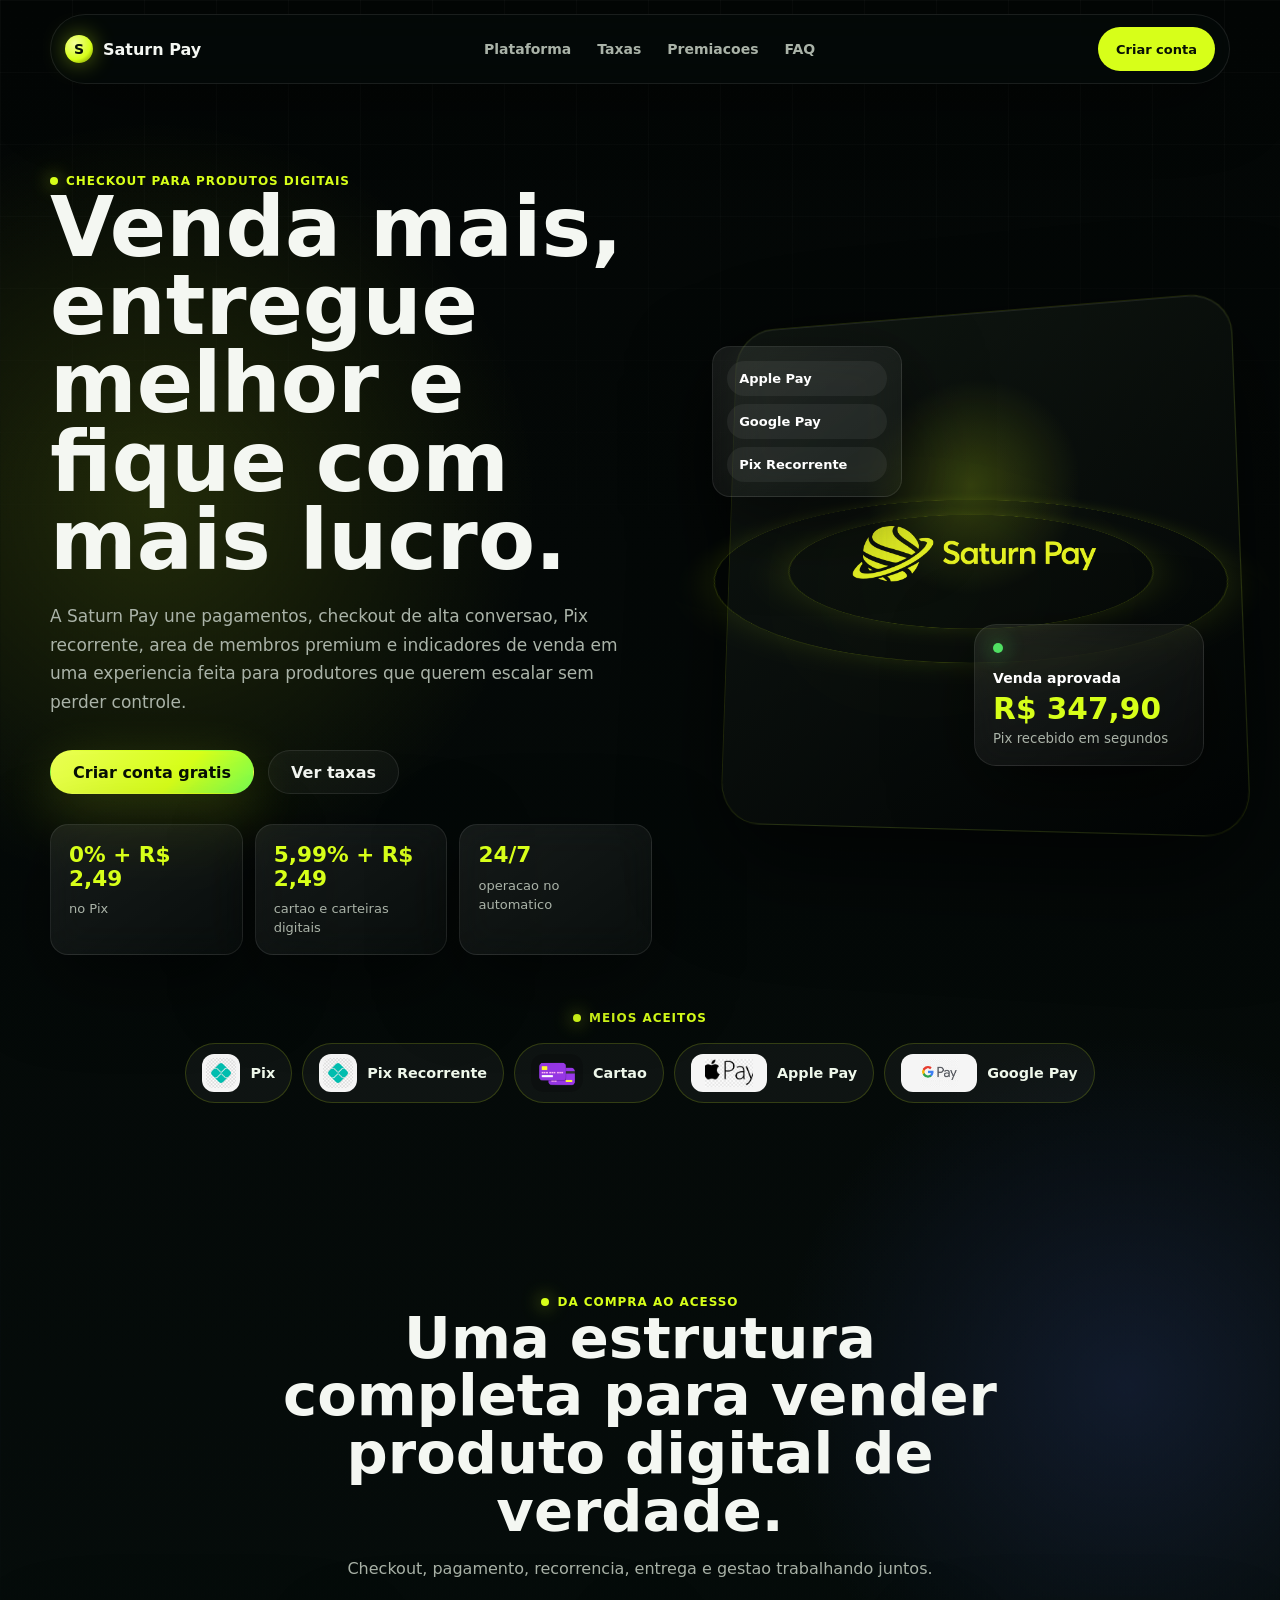
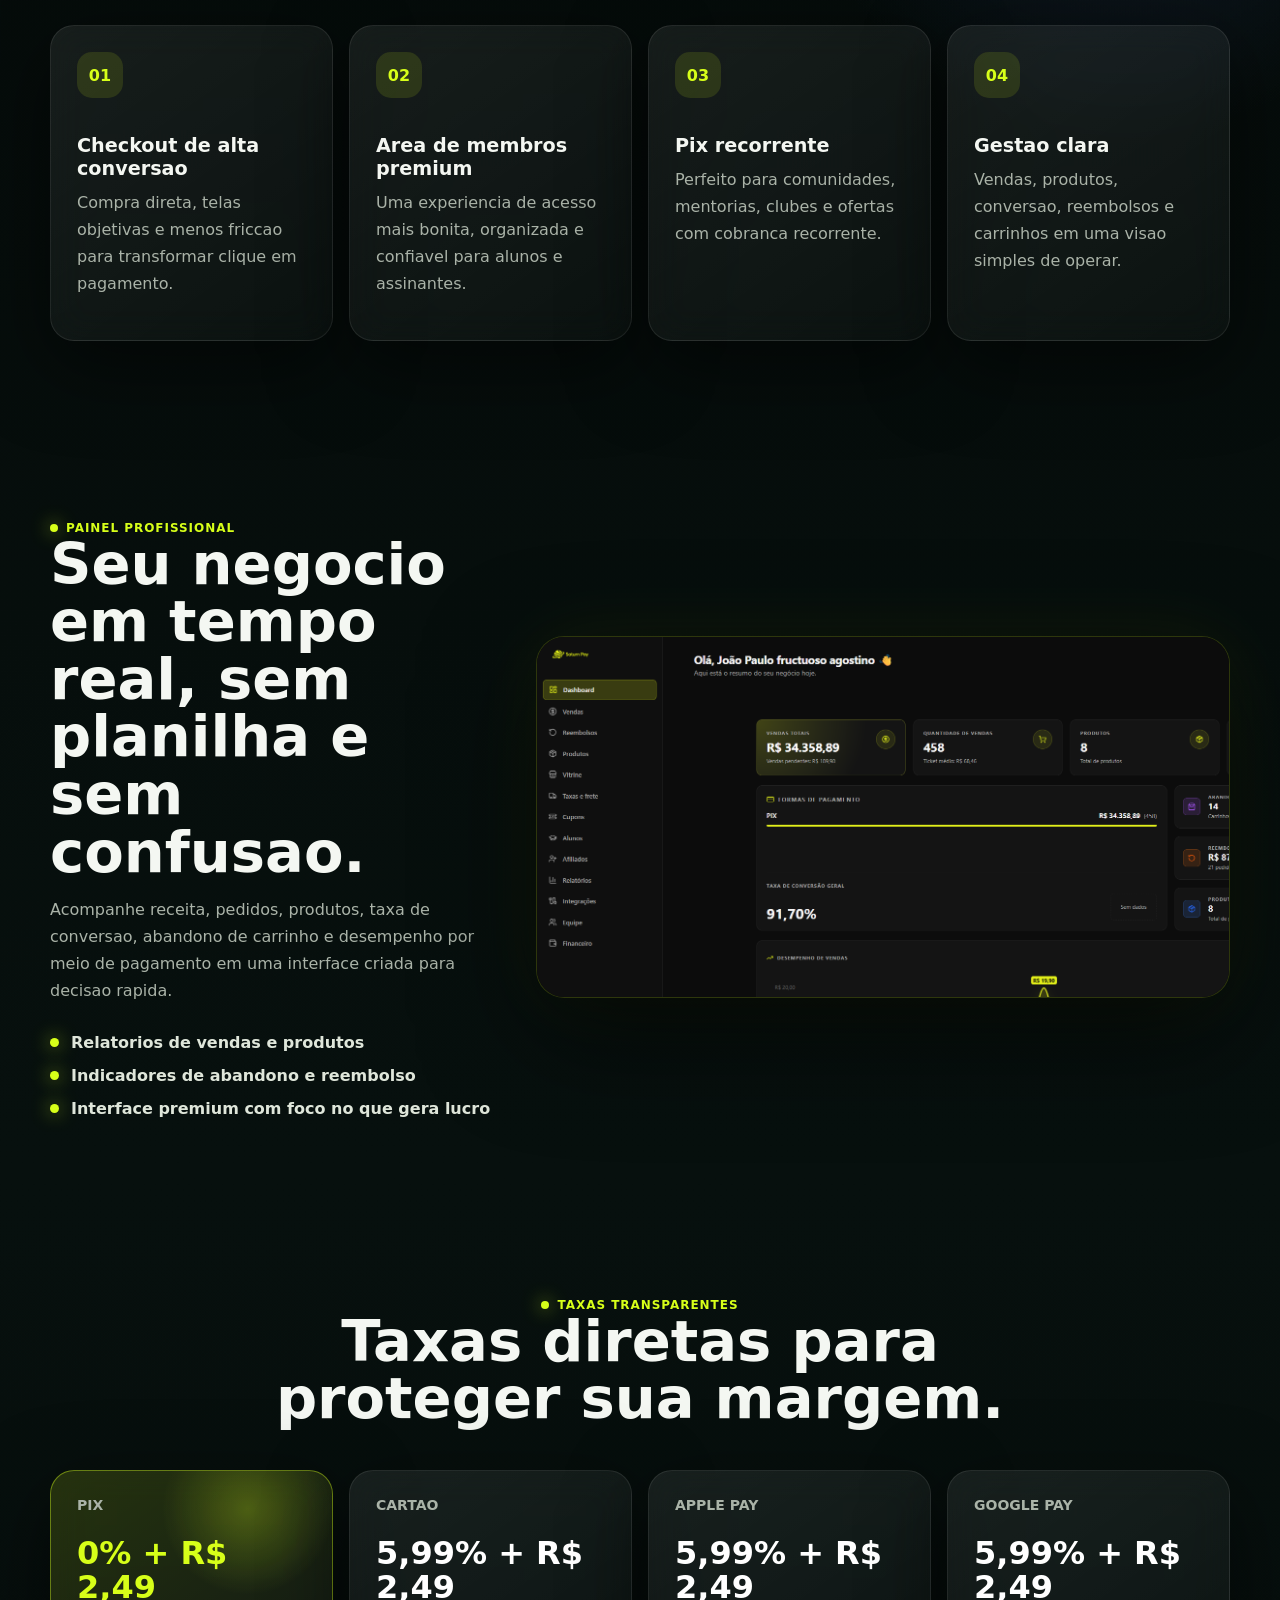
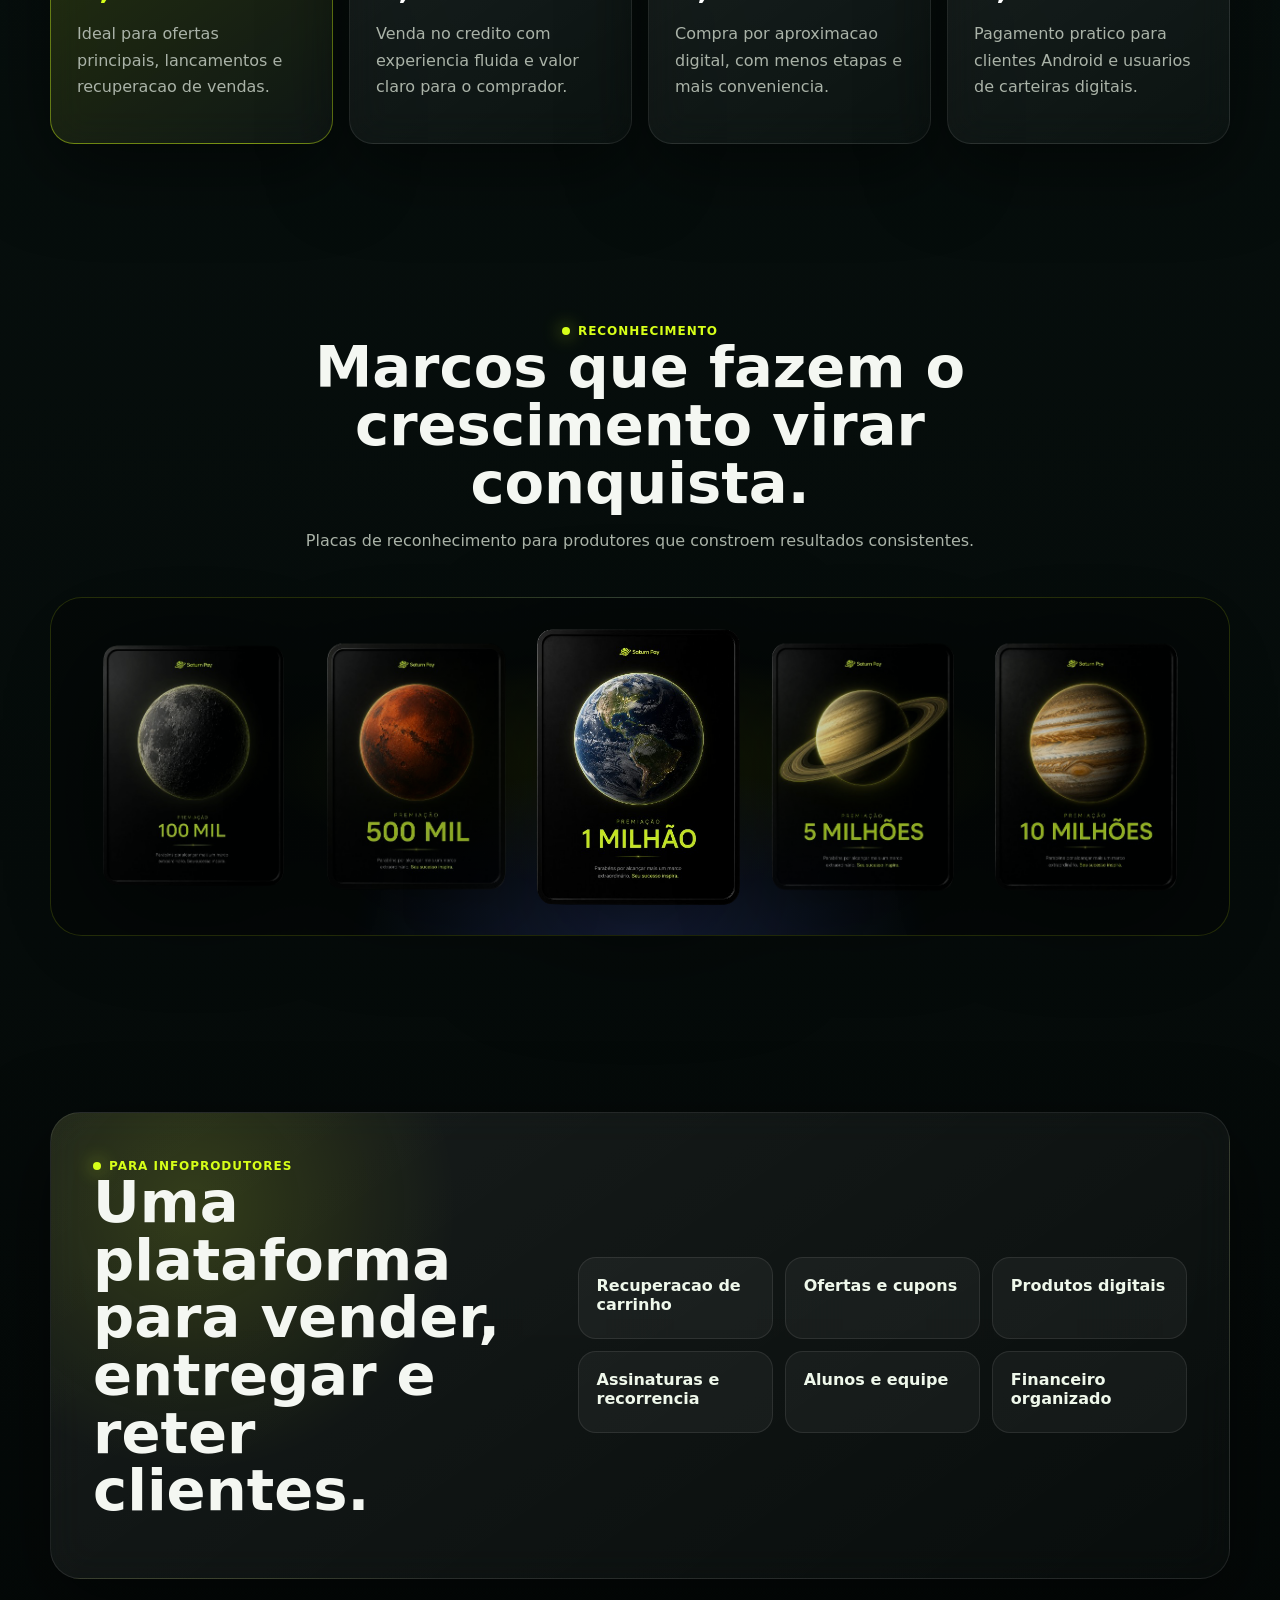
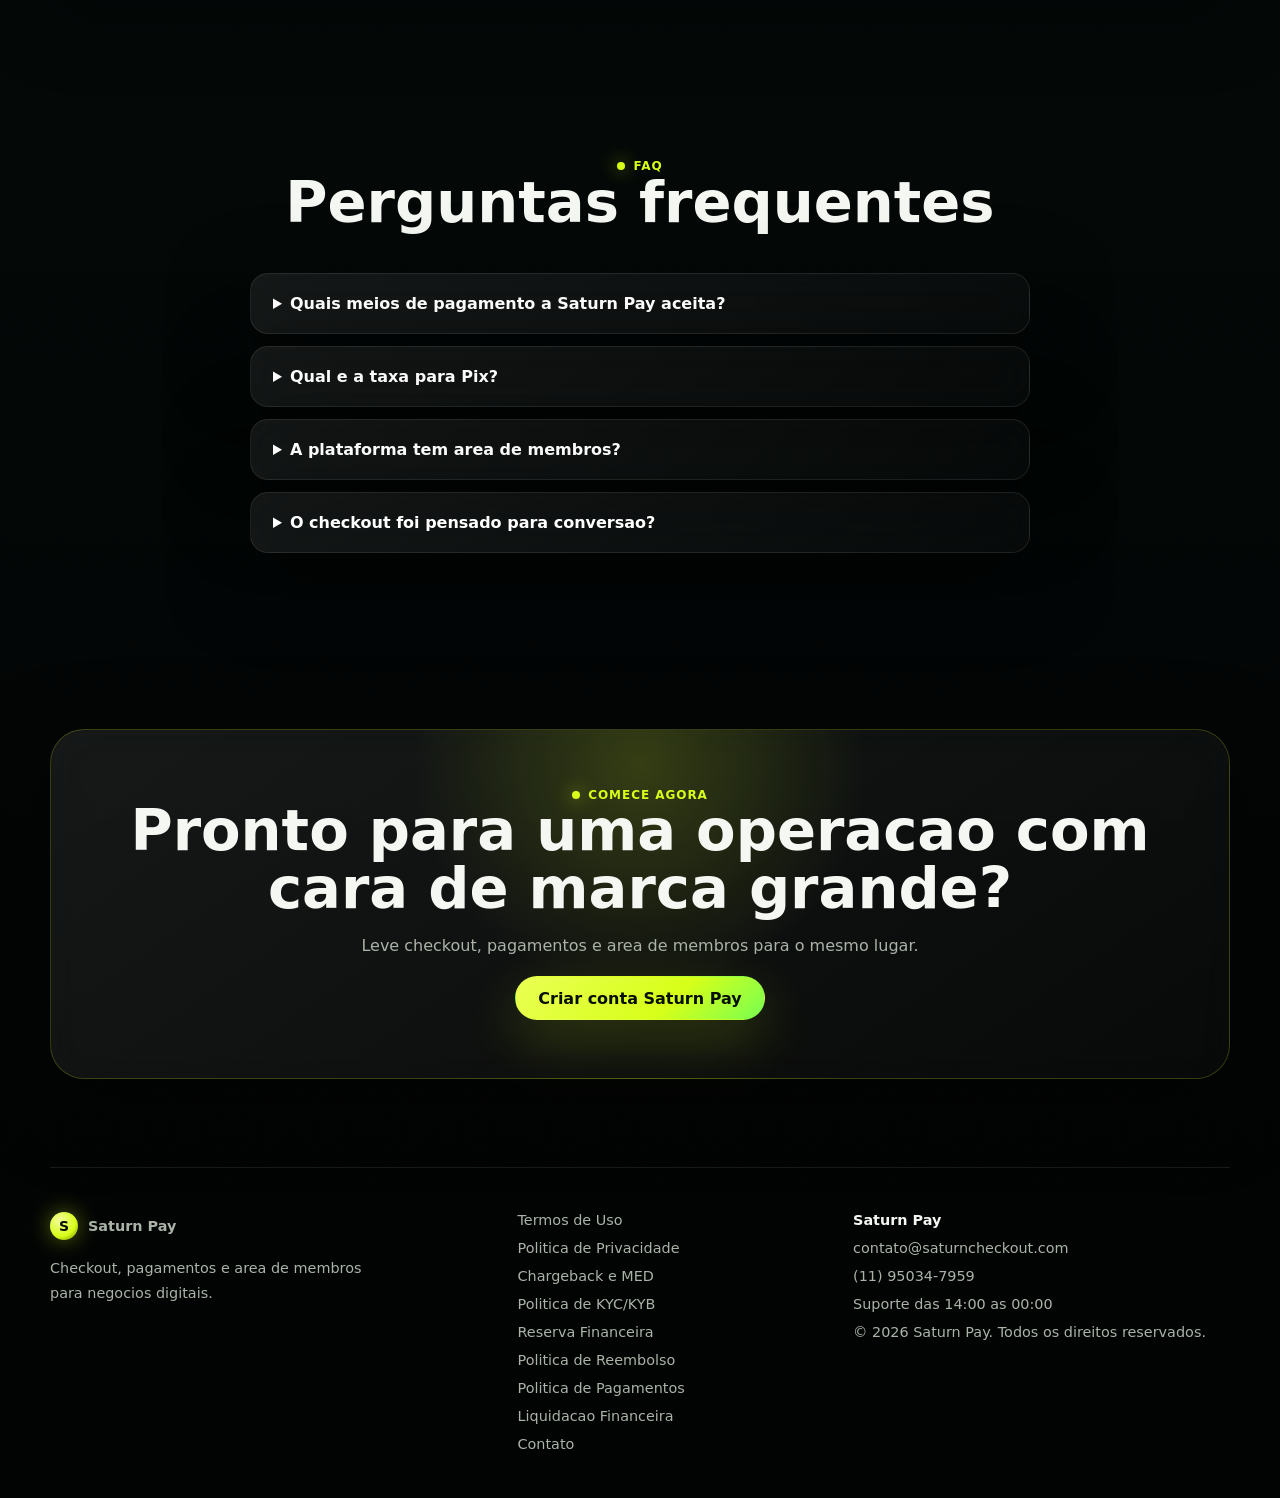
<file: index.html>
<!doctype html>
<html lang="pt-BR">
  <head>
    <meta charset="UTF-8" />
    <meta name="viewport" content="width=device-width, initial-scale=1.0" />
    <title>Saturn Pay - Checkout, pagamentos e area de membros</title>
    <meta
      name="description"
      content="Saturn Pay: checkout de alta conversao, area de membros premium e pagamentos via Pix, Pix Recorrente, Cartao, Apple Pay e Google Pay."
    />
    <link rel="stylesheet" href="./styles.css" />
  </head>
  <body>
    <div class="site-shell">
      <header class="header">
        <a class="brand" href="#top" aria-label="Saturn Pay">
          <span class="brand-mark">S</span>
          <span>Saturn Pay</span>
        </a>
        <button class="menu-toggle" type="button" aria-label="Abrir menu" aria-expanded="false">
          <span></span>
          <span></span>
        </button>
        <nav class="nav" aria-label="Navegacao principal">
          <a href="#solucoes">Plataforma</a>
          <a href="#taxas">Taxas</a>
          <a href="#premiacoes">Premiacoes</a>
          <a href="#faq">FAQ</a>
        </nav>
        <a class="header-cta" href="https://saturncheckout.com/cadastro">Criar conta</a>
      </header>

      <main id="top">
        <section class="hero section">
          <div class="hero-copy">
            <span class="eyebrow">Checkout para produtos digitais</span>
            <h1>Venda mais, entregue melhor e fique com mais lucro.</h1>
            <p>
              A Saturn Pay une pagamentos, checkout de alta conversao, Pix recorrente,
              area de membros premium e indicadores de venda em uma experiencia feita
              para produtores que querem escalar sem perder controle.
            </p>
            <div class="hero-actions">
              <a class="btn primary" href="https://saturncheckout.com/cadastro">Criar conta gratis</a>
              <a class="btn ghost" href="#taxas">Ver taxas</a>
            </div>
            <div class="hero-stats" aria-label="Indicadores Saturn Pay">
              <div>
                <strong>0% + R$ 2,49</strong>
                <span>no Pix</span>
              </div>
              <div>
                <strong>5,99% + R$ 2,49</strong>
                <span>cartao e carteiras digitais</span>
              </div>
              <div>
                <strong>24/7</strong>
                <span>operacao no automatico</span>
              </div>
            </div>
          </div>

          <div class="hero-visual" aria-label="Preview da plataforma Saturn Pay">
            <div class="orbital-ring ring-one"></div>
            <div class="orbital-ring ring-two"></div>
            <img class="logo-glow" src="./assets/logo-glow.png" alt="Logo Saturn Pay brilhando" />
            <div class="glass-panel checkout-card">
              <span class="status-dot"></span>
              <p>Venda aprovada</p>
              <strong>R$ 347,90</strong>
              <small>Pix recebido em segundos</small>
            </div>
            <div class="glass-panel wallet-card">
              <span>Apple Pay</span>
              <span>Google Pay</span>
              <span>Pix Recorrente</span>
            </div>
          </div>
        </section>

        <section class="payments-section" aria-label="Meios de pagamento aceitos">
          <span class="eyebrow">Meios aceitos</span>
          <div class="payments-strip">
            <span class="payment-badge pix-badge">
              <img class="payment-logo-img pix-logo-img" src="./assets/pix-logo.jpg" alt="" aria-hidden="true" />
              <span>Pix</span>
            </span>
            <span class="payment-badge pix-badge">
              <img class="payment-logo-img pix-logo-img" src="./assets/pix-logo.jpg" alt="" aria-hidden="true" />
              <span>Pix Recorrente</span>
            </span>
            <span class="payment-badge">
              <img class="payment-logo-img card-logo-img" src="./assets/card-logo.webp" alt="" aria-hidden="true" />
              <span>Cartao</span>
            </span>
            <span class="payment-badge wallet-logo">
              <img class="payment-logo-img apple-pay-logo-img" src="./assets/apple-pay-logo.jpg" alt="" aria-hidden="true" />
              <span>Apple Pay</span>
            </span>
            <span class="payment-badge wallet-logo">
              <img class="payment-logo-img google-pay-logo-img" src="./assets/google-pay-logo.png" alt="" aria-hidden="true" />
              <span>Google Pay</span>
            </span>
          </div>
        </section>

        <section id="solucoes" class="section solutions">
          <div class="section-heading">
            <span class="eyebrow">Da compra ao acesso</span>
            <h2>Uma estrutura completa para vender produto digital de verdade.</h2>
            <p>Checkout, pagamento, recorrencia, entrega e gestao trabalhando juntos.</p>
          </div>
          <div class="feature-grid">
            <article class="feature-card">
              <span class="icon">01</span>
              <h3>Checkout de alta conversao</h3>
              <p>Compra direta, telas objetivas e menos friccao para transformar clique em pagamento.</p>
            </article>
            <article class="feature-card">
              <span class="icon">02</span>
              <h3>Area de membros premium</h3>
              <p>Uma experiencia de acesso mais bonita, organizada e confiavel para alunos e assinantes.</p>
            </article>
            <article class="feature-card">
              <span class="icon">03</span>
              <h3>Pix recorrente</h3>
              <p>Perfeito para comunidades, mentorias, clubes e ofertas com cobranca recorrente.</p>
            </article>
            <article class="feature-card">
              <span class="icon">04</span>
              <h3>Gestao clara</h3>
              <p>Vendas, produtos, conversao, reembolsos e carrinhos em uma visao simples de operar.</p>
            </article>
          </div>
        </section>

        <section class="section dashboard-section">
          <div class="dashboard-copy">
            <span class="eyebrow">Painel profissional</span>
            <h2>Seu negocio em tempo real, sem planilha e sem confusao.</h2>
            <p>
              Acompanhe receita, pedidos, produtos, taxa de conversao, abandono de carrinho
              e desempenho por meio de pagamento em uma interface criada para decisao rapida.
            </p>
            <ul class="check-list">
              <li>Relatorios de vendas e produtos</li>
              <li>Indicadores de abandono e reembolso</li>
              <li>Interface premium com foco no que gera lucro</li>
            </ul>
          </div>
          <div class="dashboard-frame">
            <img src="./assets/dashboard.png" alt="Dashboard Saturn Pay" />
          </div>
        </section>

        <section id="taxas" class="section pricing">
          <div class="section-heading">
            <span class="eyebrow">Taxas transparentes</span>
            <h2>Taxas diretas para proteger sua margem.</h2>
          </div>
          <div class="rate-grid">
            <article class="rate-card featured">
              <span>Pix</span>
              <strong>0% + R$ 2,49</strong>
              <p>Ideal para ofertas principais, lancamentos e recuperacao de vendas.</p>
            </article>
            <article class="rate-card">
              <span>Cartao</span>
              <strong>5,99% + R$ 2,49</strong>
              <p>Venda no credito com experiencia fluida e valor claro para o comprador.</p>
            </article>
            <article class="rate-card">
              <span>Apple Pay</span>
              <strong>5,99% + R$ 2,49</strong>
              <p>Compra por aproximacao digital, com menos etapas e mais conveniencia.</p>
            </article>
            <article class="rate-card">
              <span>Google Pay</span>
              <strong>5,99% + R$ 2,49</strong>
              <p>Pagamento pratico para clientes Android e usuarios de carteiras digitais.</p>
            </article>
          </div>
        </section>

        <section id="premiacoes" class="section awards">
          <div class="section-heading">
            <span class="eyebrow">Reconhecimento</span>
            <h2>Marcos que fazem o crescimento virar conquista.</h2>
            <p>Placas de reconhecimento para produtores que constroem resultados consistentes.</p>
          </div>
          <div class="award-stage">
            <img src="./assets/100k.png" alt="Premiacao Saturn Pay 100 mil" />
            <img src="./assets/500k.png" alt="Premiacao Saturn Pay 500 mil" />
            <img class="award-main" src="./assets/1m.png" alt="Premiacao Saturn Pay 1 milhao" />
            <img src="./assets/5m.png" alt="Premiacao Saturn Pay 5 milhoes" />
            <img src="./assets/10m.png" alt="Premiacao Saturn Pay 10 milhoes" />
          </div>
        </section>

        <section class="section conversion">
          <div class="conversion-card">
            <div>
              <span class="eyebrow">Para infoprodutores</span>
              <h2>Uma plataforma para vender, entregar e reter clientes.</h2>
            </div>
            <div class="conversion-grid">
              <span>Recuperacao de carrinho</span>
              <span>Ofertas e cupons</span>
              <span>Produtos digitais</span>
              <span>Assinaturas e recorrencia</span>
              <span>Alunos e equipe</span>
              <span>Financeiro organizado</span>
            </div>
          </div>
        </section>

        <section id="faq" class="section faq">
          <div class="section-heading">
            <span class="eyebrow">FAQ</span>
            <h2>Perguntas frequentes</h2>
          </div>
          <div class="faq-list">
            <details>
              <summary>Quais meios de pagamento a Saturn Pay aceita?</summary>
              <p>Pix, Pix Recorrente, Cartao, Apple Pay e Google Pay.</p>
            </details>
            <details>
              <summary>Qual e a taxa para Pix?</summary>
              <p>A taxa Pix e 0% + R$ 2,49 por transacao.</p>
            </details>
            <details>
              <summary>A plataforma tem area de membros?</summary>
              <p>Sim. A Saturn Pay inclui area de membros premium para entregar conteudos digitais.</p>
            </details>
            <details>
              <summary>O checkout foi pensado para conversao?</summary>
              <p>Sim. O fluxo prioriza velocidade, clareza e confianca para reduzir abandono.</p>
            </details>
          </div>
        </section>

        <section id="conta" class="section final-cta">
          <div class="final-card">
            <span class="eyebrow">Comece agora</span>
            <h2>Pronto para uma operacao com cara de marca grande?</h2>
            <p>Leve checkout, pagamentos e area de membros para o mesmo lugar.</p>
            <a class="btn primary" href="https://saturncheckout.com/cadastro">Criar conta Saturn Pay</a>
          </div>
        </section>
      </main>

      <footer class="footer">
        <div class="footer-brand">
          <a class="brand" href="#top" aria-label="Saturn Pay">
            <span class="brand-mark">S</span>
            <span>Saturn Pay</span>
          </a>
          <p>Checkout, pagamentos e area de membros para negocios digitais.</p>
        </div>
        <nav class="footer-nav" aria-label="Links do rodape">
          <a href="./termos-de-uso.html">Termos de Uso</a>
          <a href="./politica-de-privacidade.html">Politica de Privacidade</a>
          <a href="./politica-chargeback-med.html">Chargeback e MED</a>
          <a href="./politica-kyc-kyb.html">Politica de KYC/KYB</a>
          <a href="./politica-reserva-financeira-dinamica.html">Reserva Financeira</a>
          <a href="./politica-reembolso.html">Politica de Reembolso</a>
          <a href="./politica-pagamentos.html">Politica de Pagamentos</a>
          <a href="./politica-liquidacao-financeira.html">Liquidacao Financeira</a>
          <a href="mailto:contato@saturncheckout.com">Contato</a>
        </nav>
        <div class="footer-contact">
          <strong>Saturn Pay</strong>
          <span>contato@saturncheckout.com</span>
          <span>(11) 95034-7959</span>
          <span>Suporte das 14:00 as 00:00</span>
          <span>© 2026 Saturn Pay. Todos os direitos reservados.</span>
        </div>
      </footer>
    </div>
    <script src="./script.js"></script>
  </body>
</html>
</file>
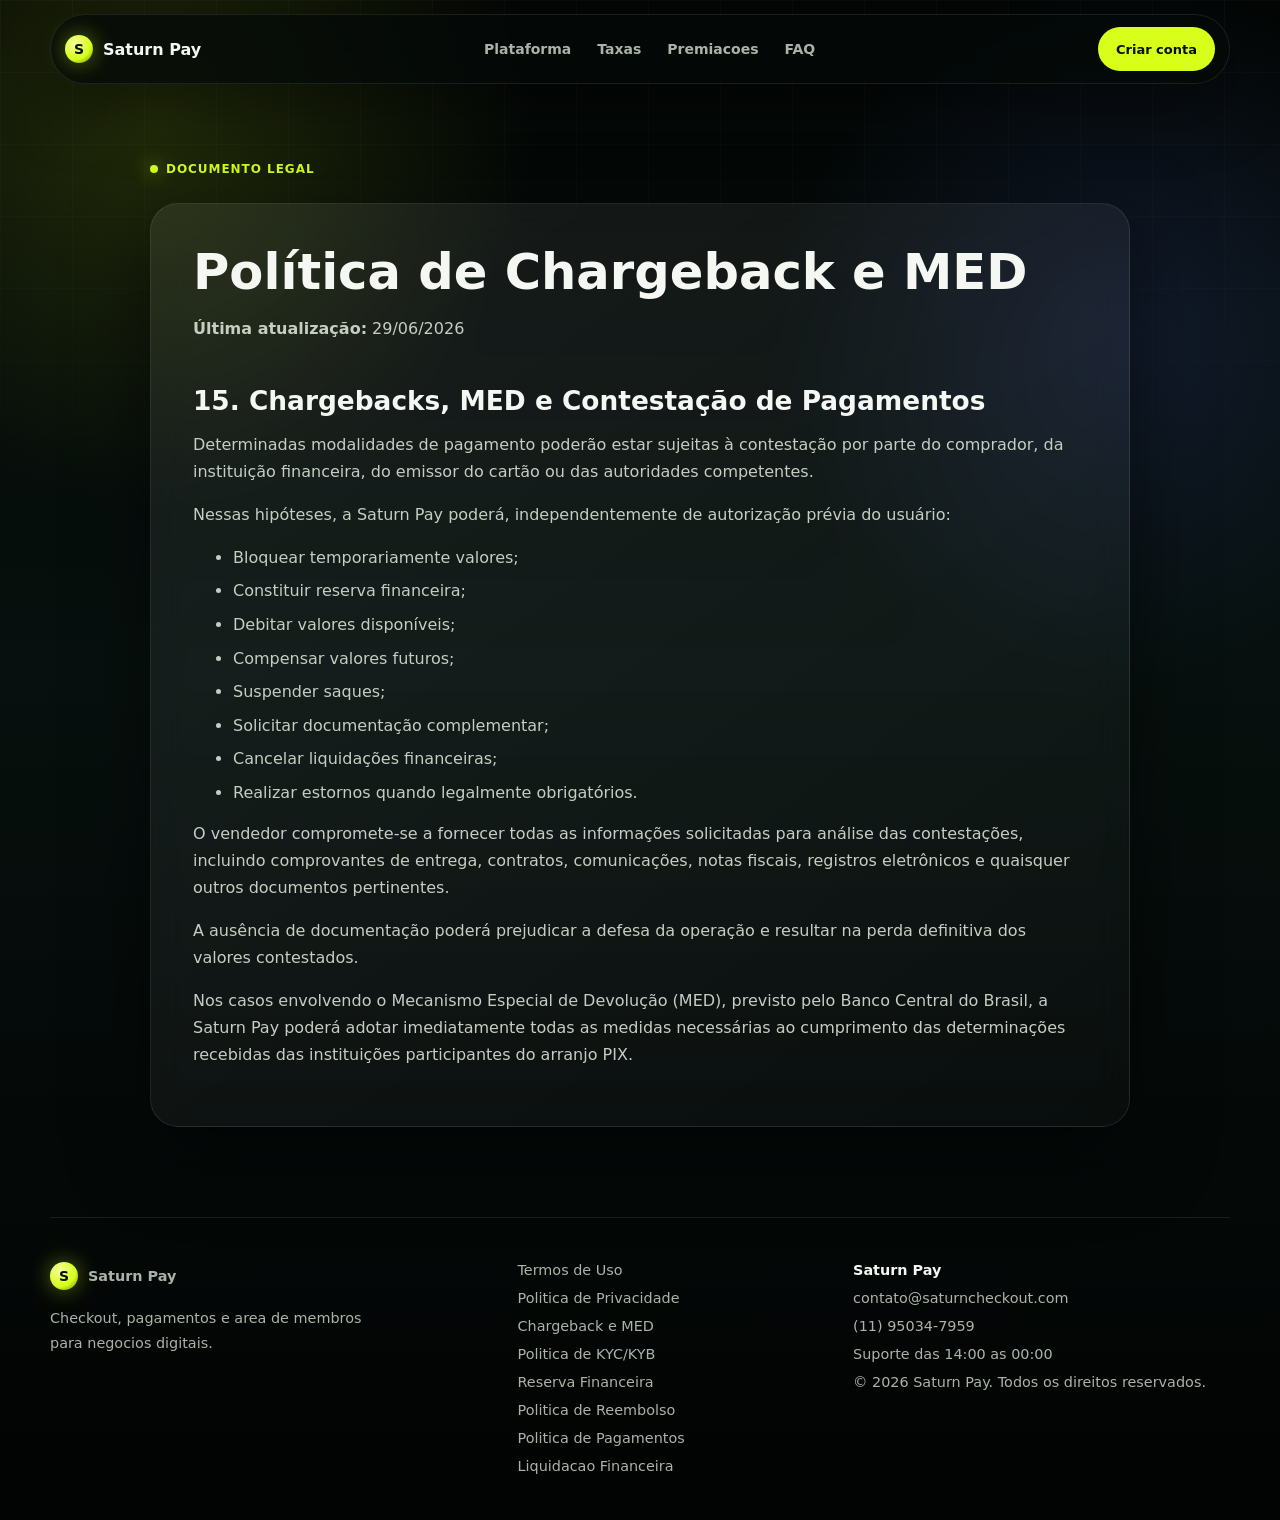
<file: politica-chargeback-med.html>
<!doctype html>
<html lang="pt-BR">
  <head>
    <meta charset="UTF-8" />
    <meta name="viewport" content="width=device-width, initial-scale=1.0" />
    <title>Politica de Chargeback e MED - Saturn Pay</title>
    <meta name="description" content="Politica de Chargeback e MED da Saturn Pay." />
    <link rel="stylesheet" href="./styles.css" />
  </head>
  <body>
    <div class="site-shell">
      <header class="header">
        <a class="brand" href="./index.html" aria-label="Saturn Pay">
          <span class="brand-mark">S</span>
          <span>Saturn Pay</span>
        </a>
        <button class="menu-toggle" type="button" aria-label="Abrir menu" aria-expanded="false">
          <span></span>
          <span></span>
        </button>
        <nav class="nav" aria-label="Navegacao principal">
          <a href="./index.html#solucoes">Plataforma</a>
          <a href="./index.html#taxas">Taxas</a>
          <a href="./index.html#premiacoes">Premiacoes</a>
          <a href="./index.html#faq">FAQ</a>
        </nav>
        <a class="header-cta" href="https://saturncheckout.com/cadastro">Criar conta</a>
      </header>

      <main class="policy-main">
        <section class="policy-hero">
          <span class="eyebrow">Documento legal</span>
        </section>
        <article class="policy-card">
<h1>Política de Chargeback e MED</h1>
<p><strong>Última atualização:</strong> 29/06/2026</p>
<h2>15. Chargebacks, MED e Contestação de Pagamentos</h2>

<p>Determinadas modalidades de pagamento poderão estar sujeitas à contestação por parte do comprador, da instituição financeira, do emissor do cartão ou das autoridades competentes.</p>

<p>Nessas hipóteses, a Saturn Pay poderá, independentemente de autorização prévia do usuário:</p>

<ul>

<li>Bloquear temporariamente valores;</li>

<li>Constituir reserva financeira;</li>

<li>Debitar valores disponíveis;</li>

<li>Compensar valores futuros;</li>

<li>Suspender saques;</li>

<li>Solicitar documentação complementar;</li>

<li>Cancelar liquidações financeiras;</li>

<li>Realizar estornos quando legalmente obrigatórios.</li>

</ul>

<p>O vendedor compromete-se a fornecer todas as informações solicitadas para análise das contestações, incluindo comprovantes de entrega, contratos, comunicações, notas fiscais, registros eletrônicos e quaisquer outros documentos pertinentes.</p>

<p>A ausência de documentação poderá prejudicar a defesa da operação e resultar na perda definitiva dos valores contestados.</p>

<p>Nos casos envolvendo o Mecanismo Especial de Devolução (MED), previsto pelo Banco Central do Brasil, a Saturn Pay poderá adotar imediatamente todas as medidas necessárias ao cumprimento das determinações recebidas das instituições participantes do arranjo PIX.</p>




        </article>
      </main>

      <footer class="footer">
        <div class="footer-brand">
          <a class="brand" href="./index.html" aria-label="Saturn Pay">
            <span class="brand-mark">S</span>
            <span>Saturn Pay</span>
          </a>
          <p>Checkout, pagamentos e area de membros para negocios digitais.</p>
        </div>
        <nav class="footer-nav" aria-label="Links do rodape">
          <a href="./termos-de-uso.html">Termos de Uso</a>
          <a href="./politica-de-privacidade.html">Politica de Privacidade</a>
          <a href="./politica-chargeback-med.html">Chargeback e MED</a>
          <a href="./politica-kyc-kyb.html">Politica de KYC/KYB</a>
          <a href="./politica-reserva-financeira-dinamica.html">Reserva Financeira</a>
          <a href="./politica-reembolso.html">Politica de Reembolso</a>
          <a href="./politica-pagamentos.html">Politica de Pagamentos</a>
          <a href="./politica-liquidacao-financeira.html">Liquidacao Financeira</a>
        </nav>
        <div class="footer-contact">
          <strong>Saturn Pay</strong>
          <span>contato@saturncheckout.com</span>
          <span>(11) 95034-7959</span>
          <span>Suporte das 14:00 as 00:00</span>
          <span>© 2026 Saturn Pay. Todos os direitos reservados.</span>
        </div>
      </footer>
    </div>
    <script src="./script.js"></script>
  </body>
</html>
</file>
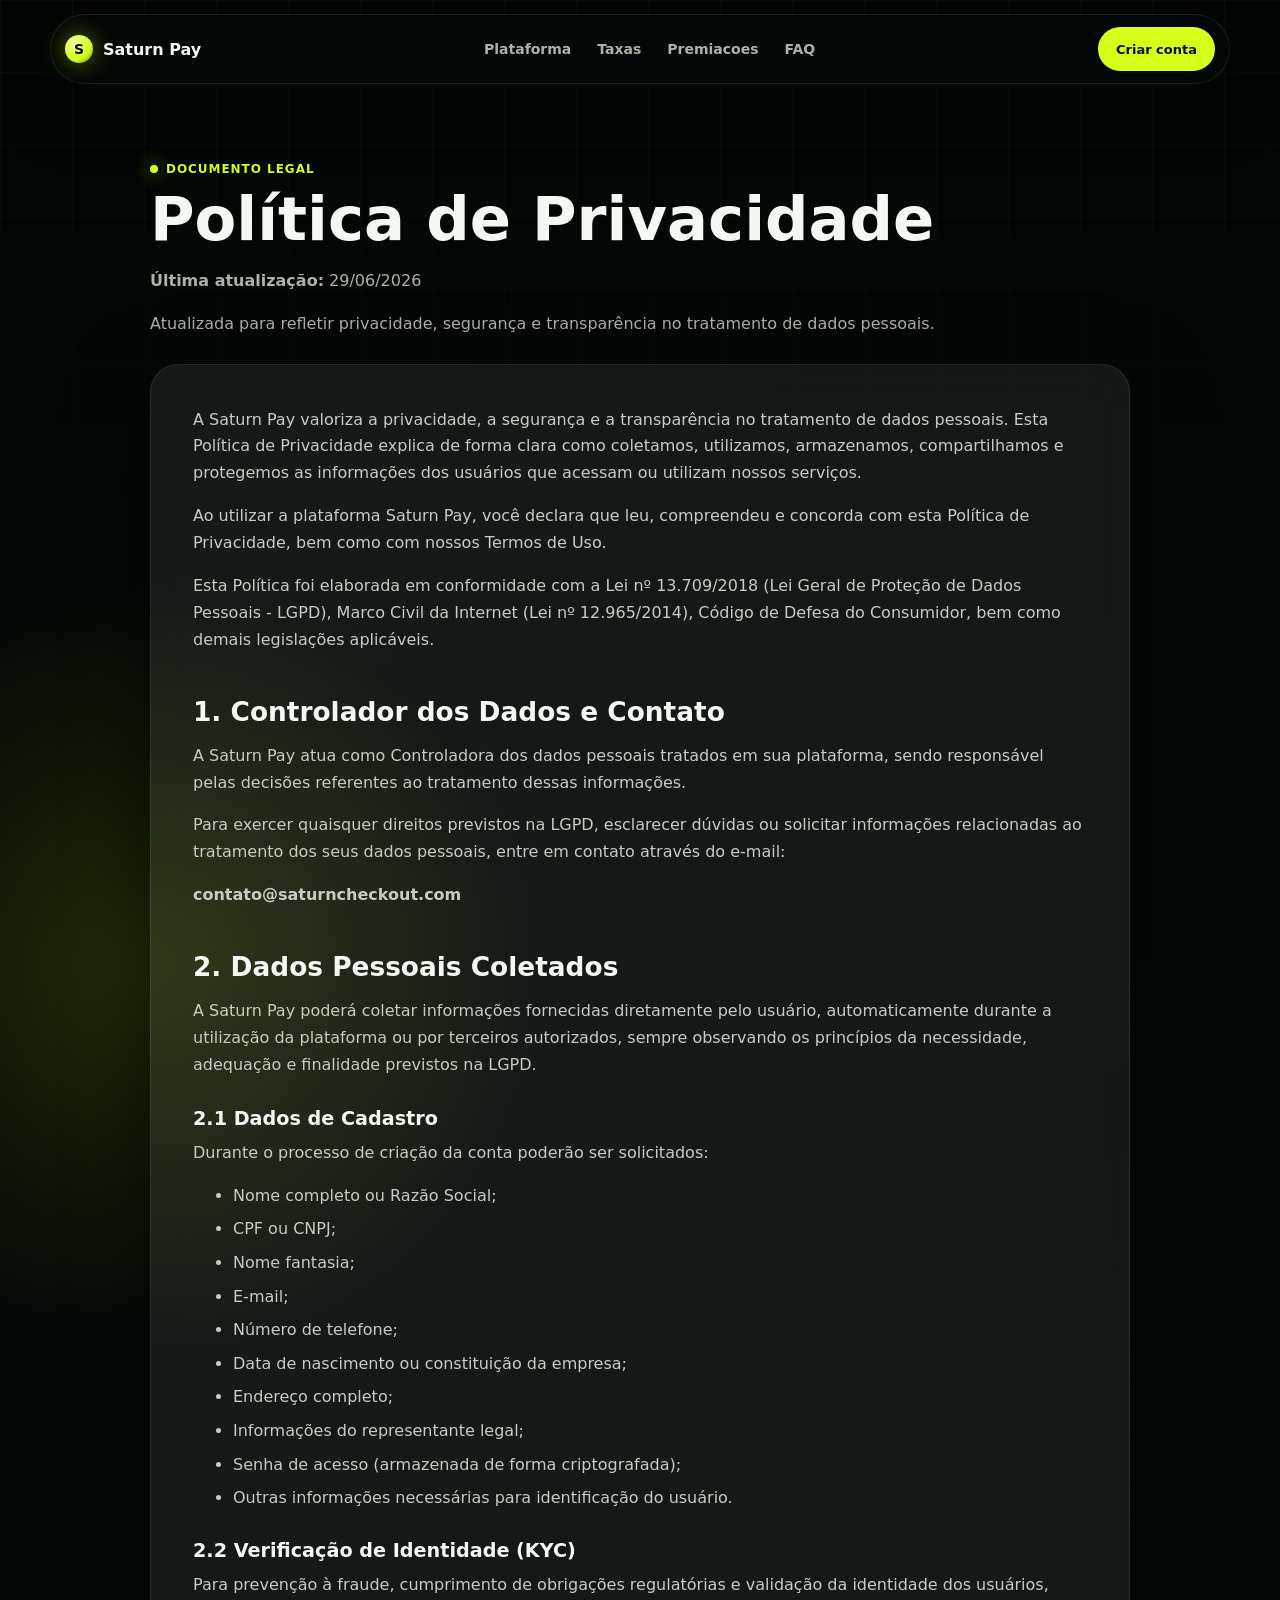
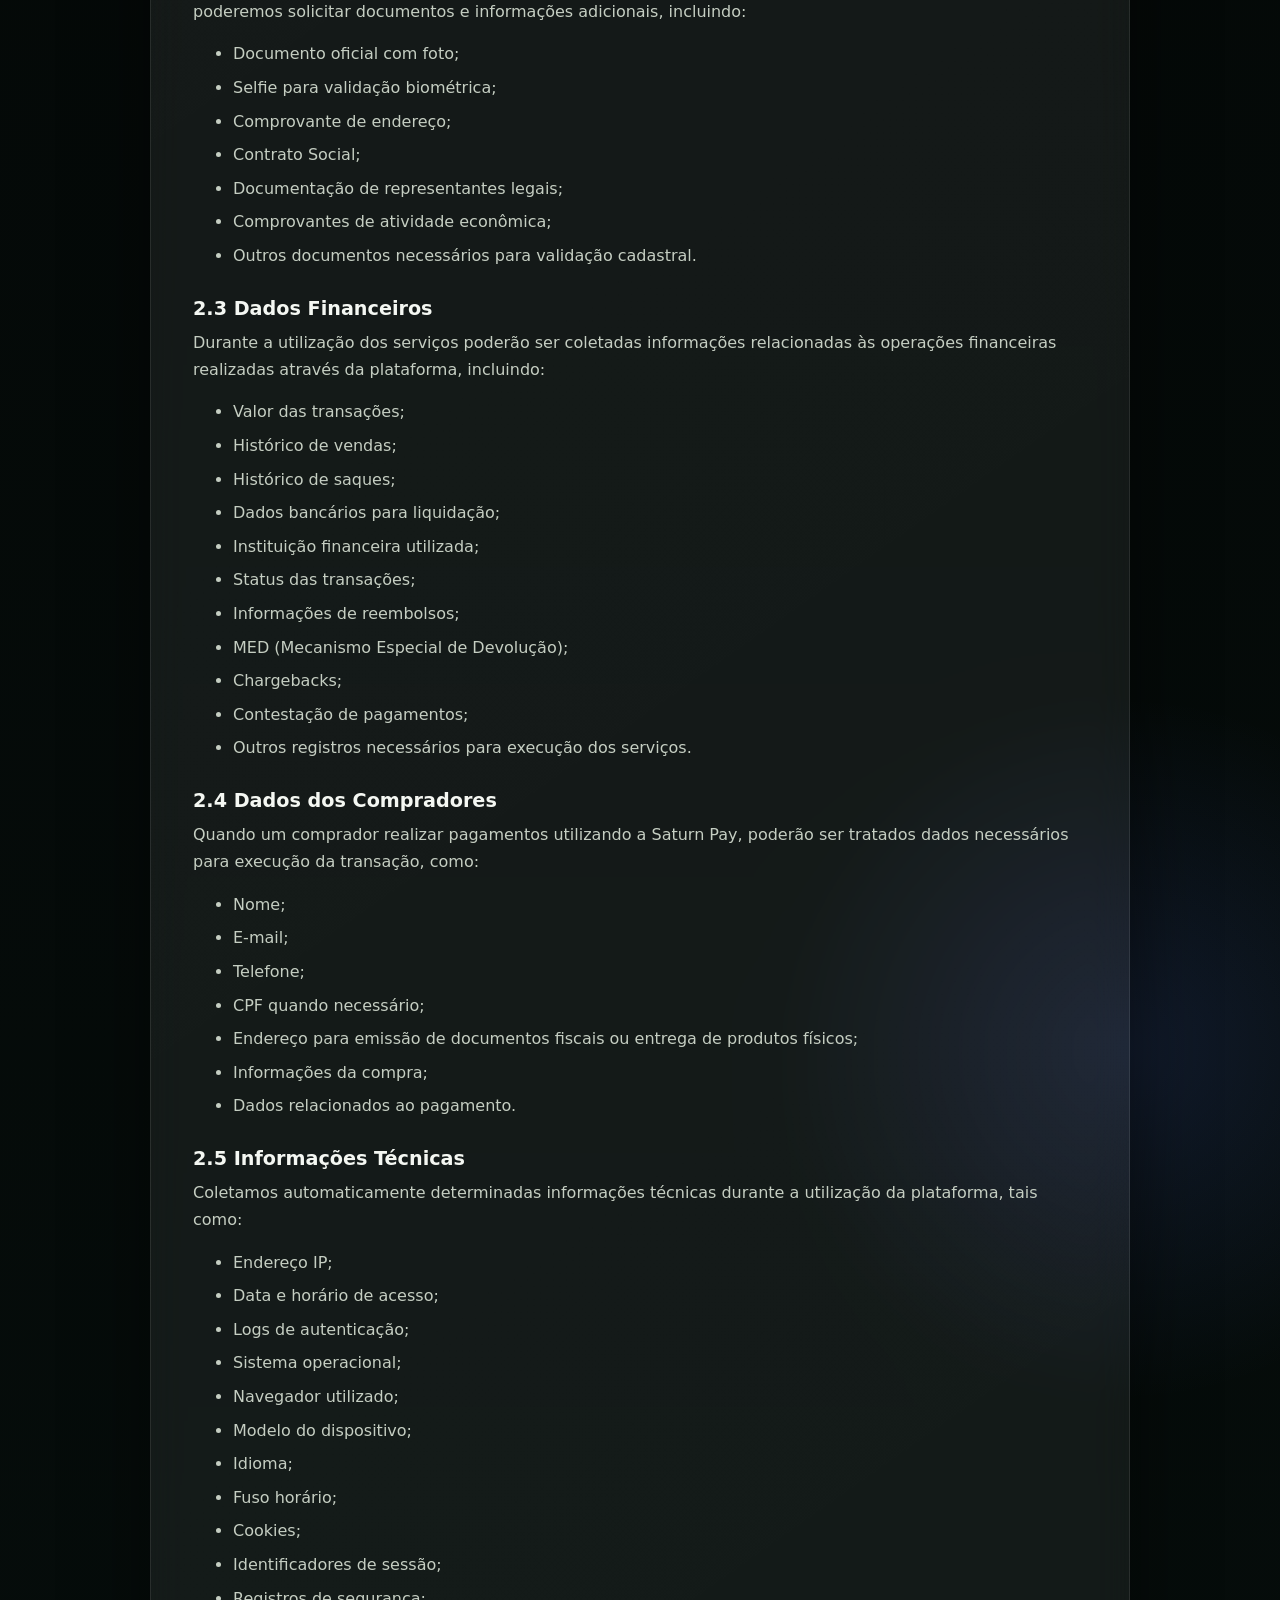
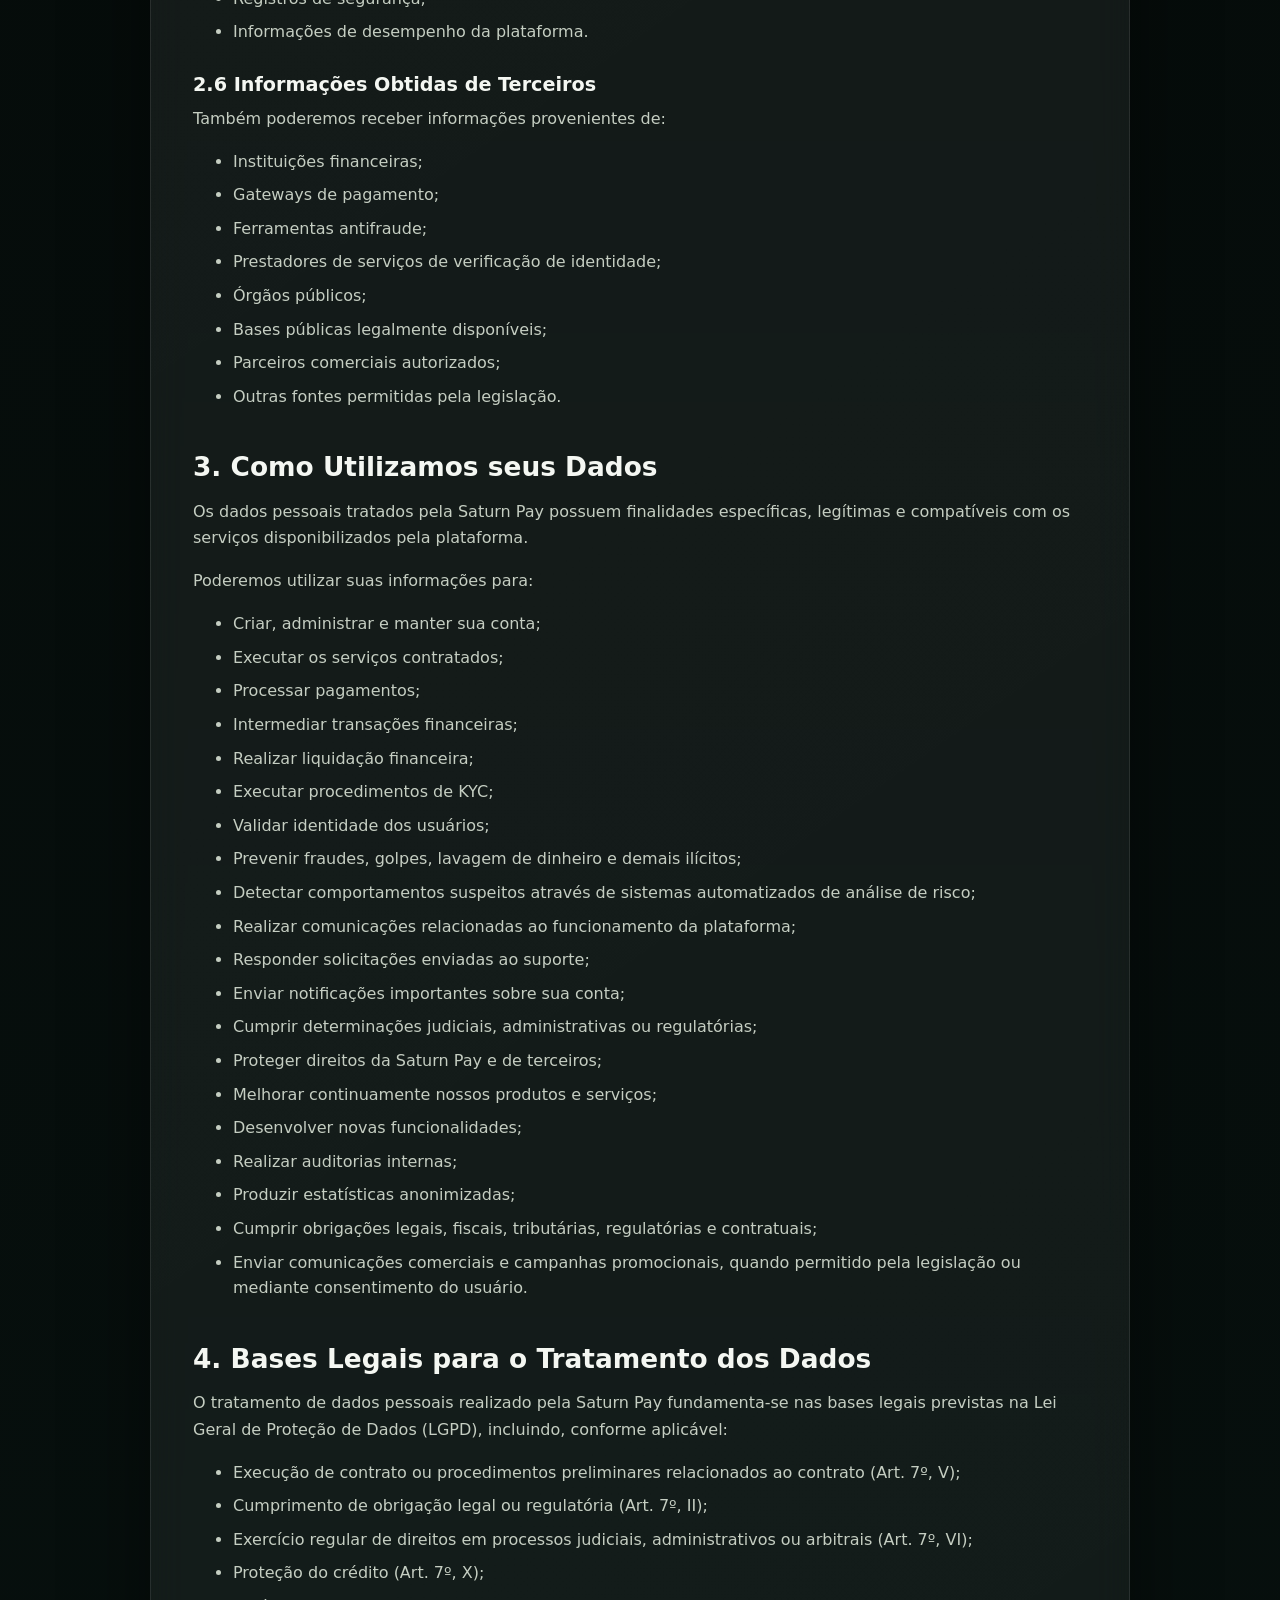
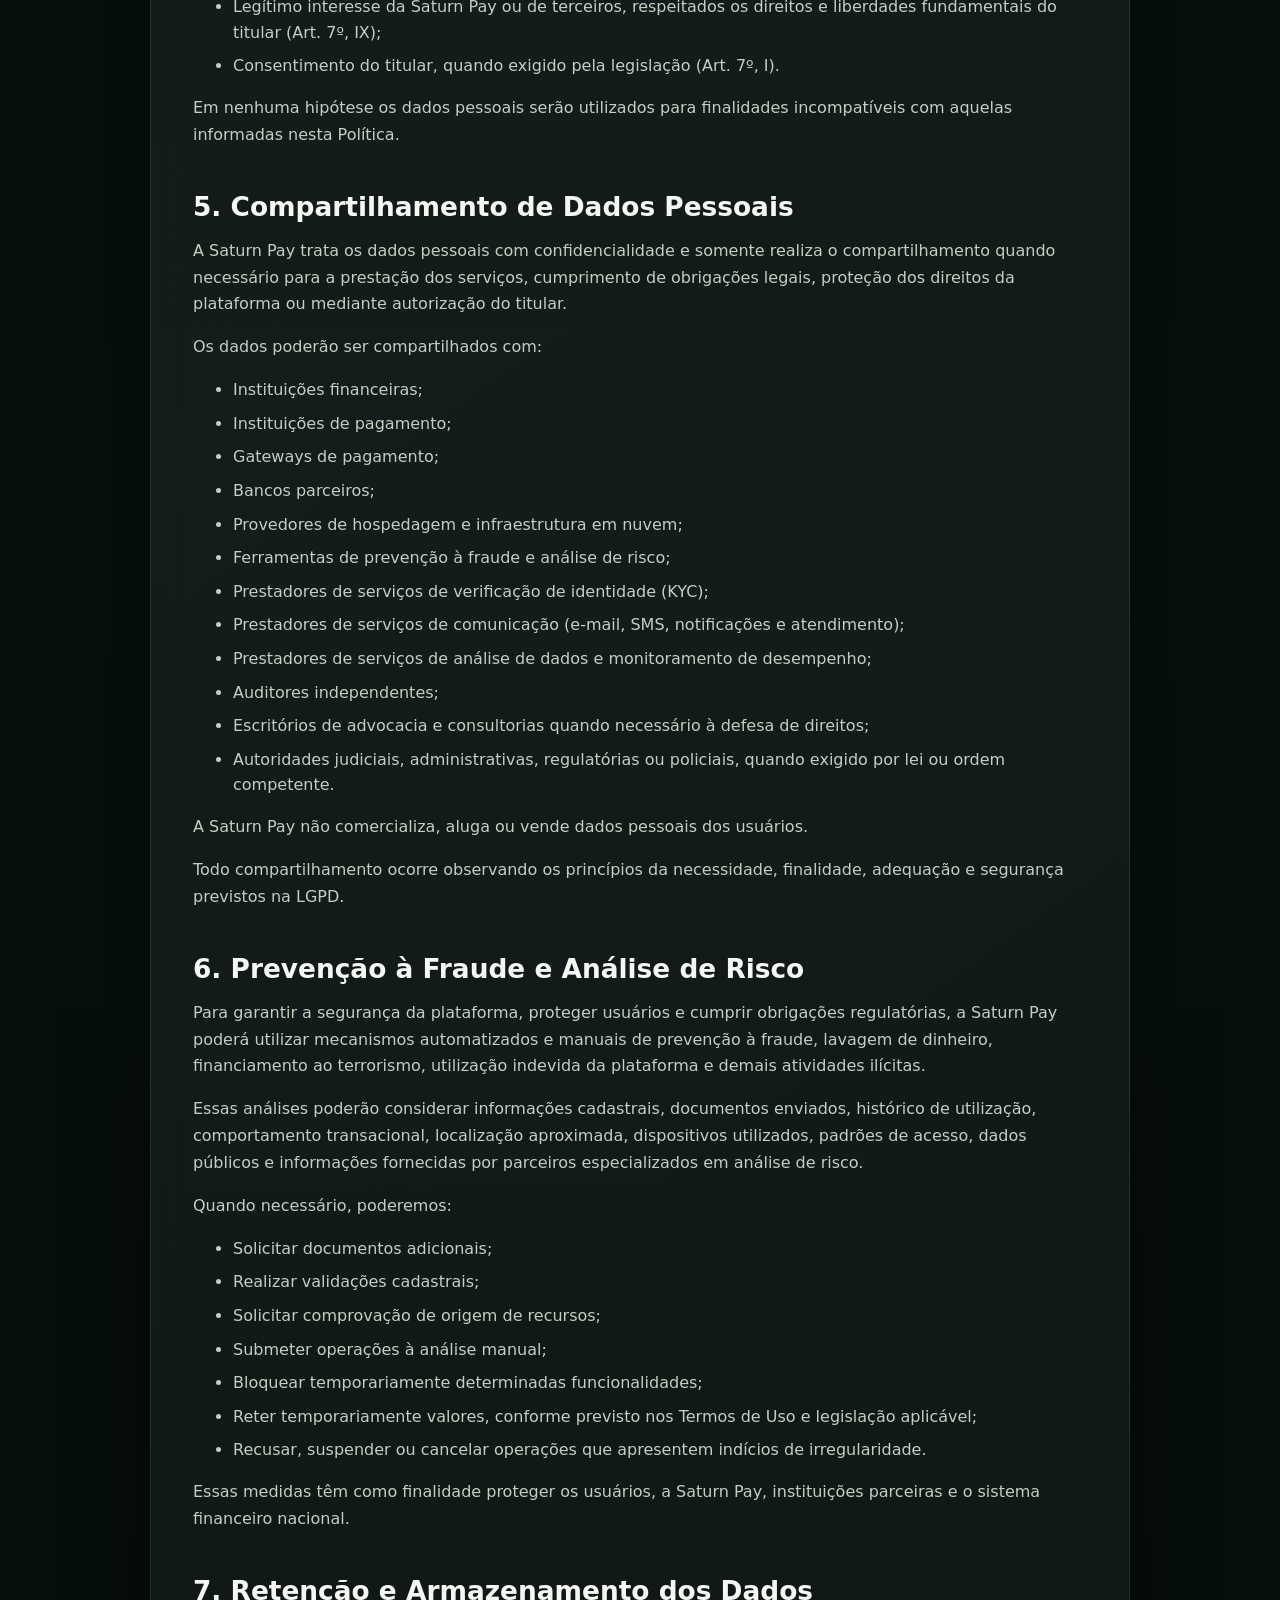
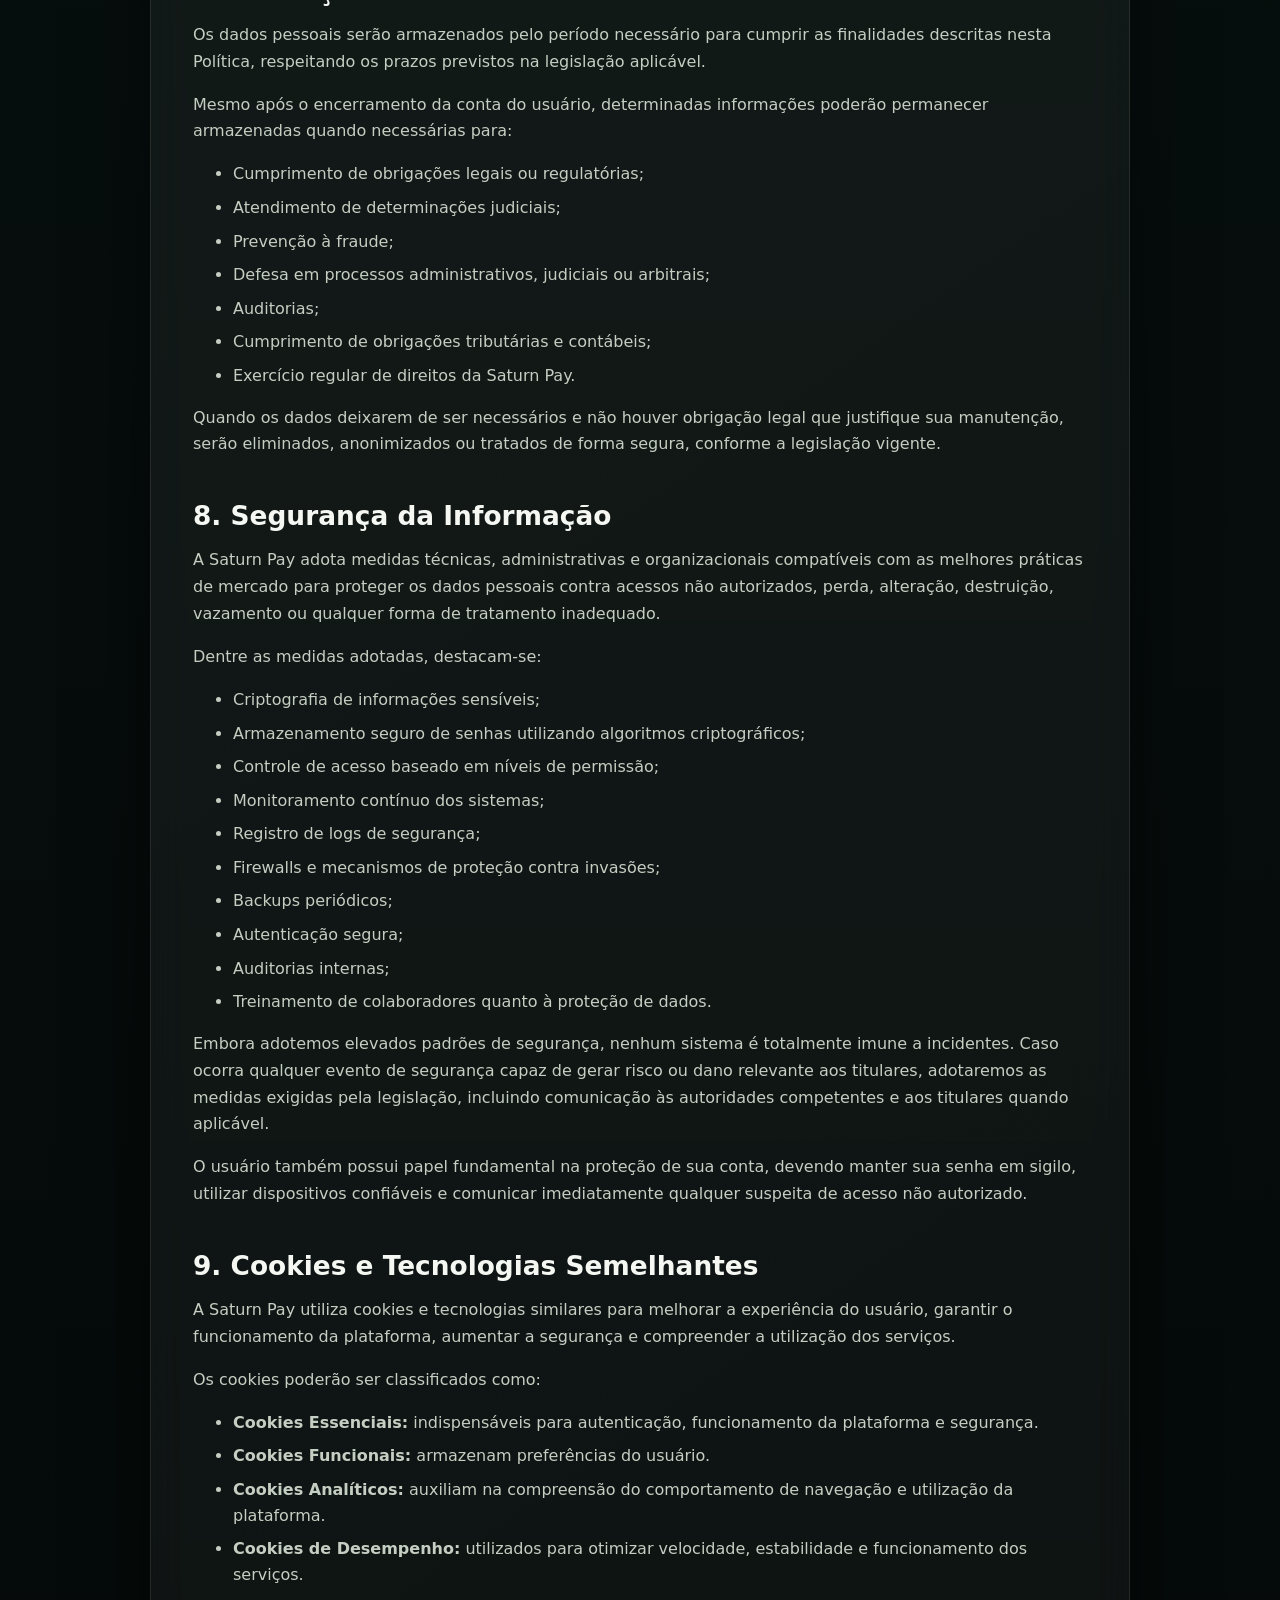
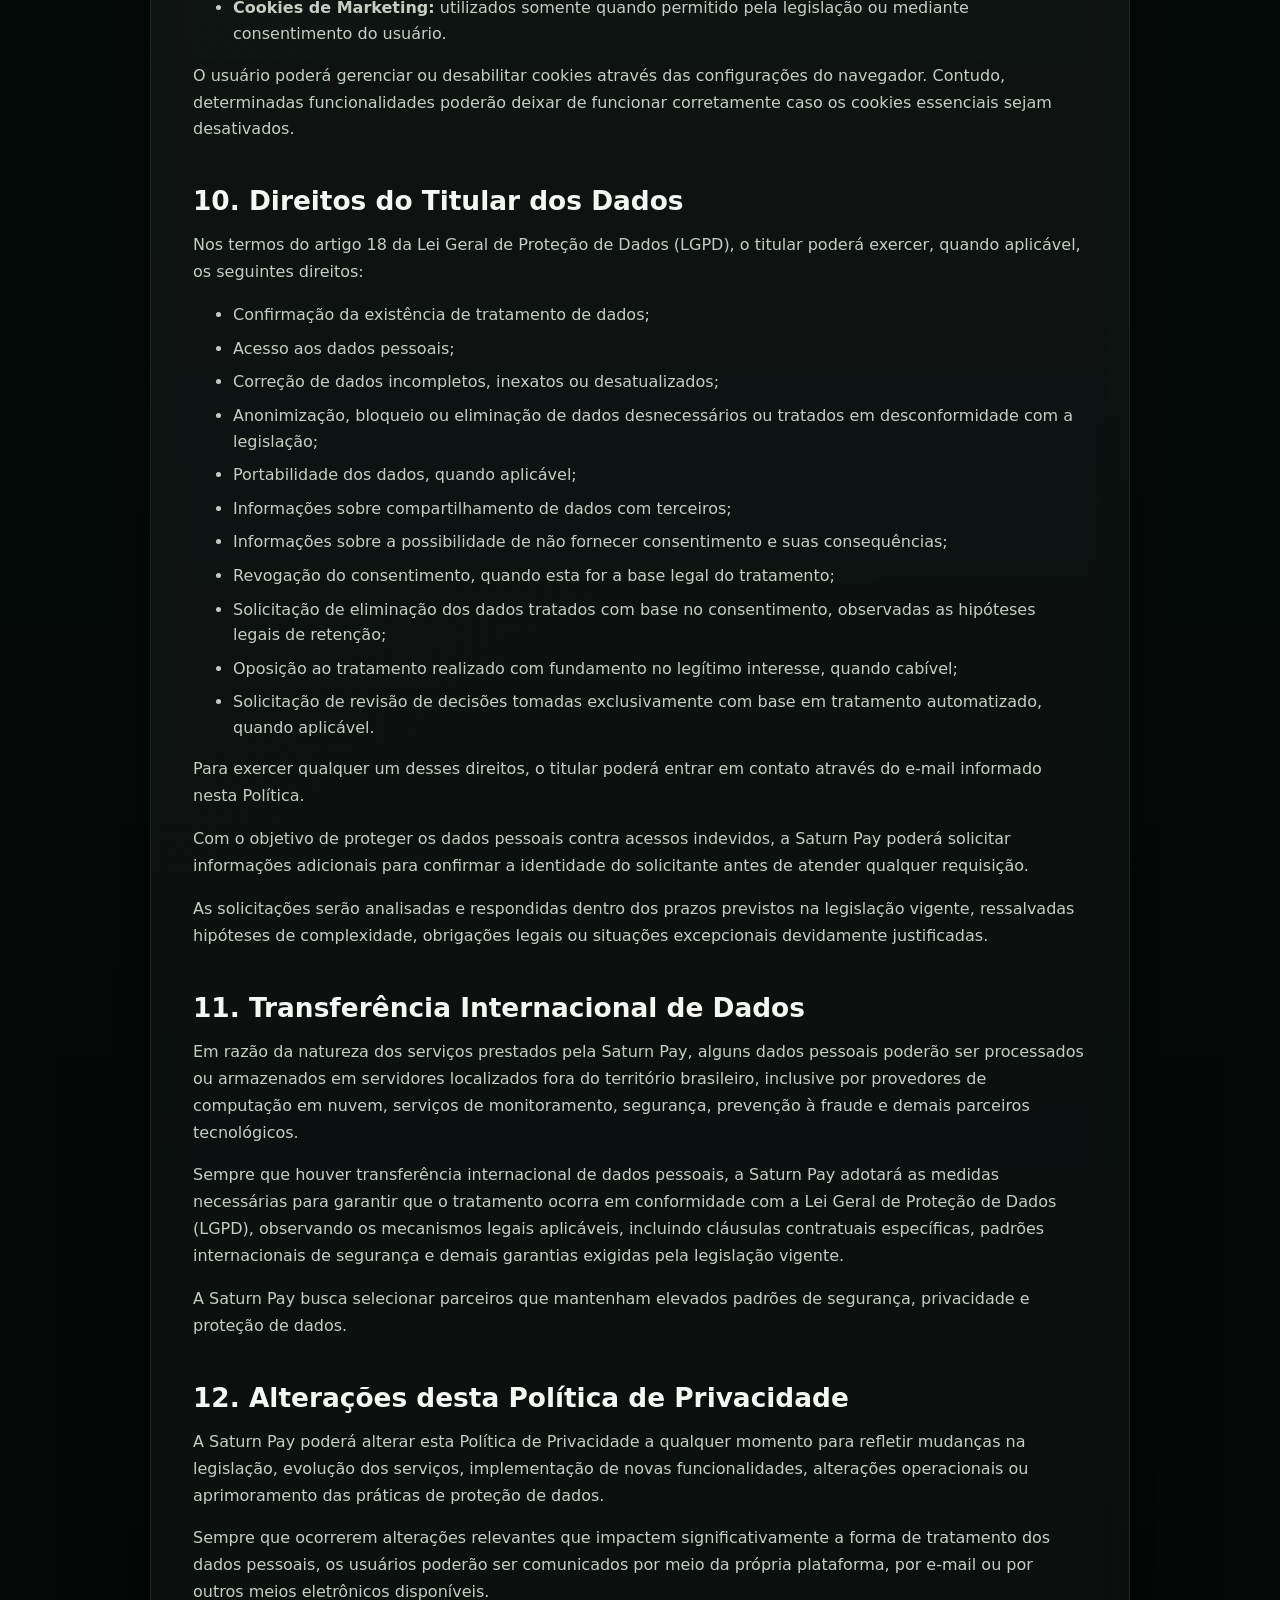
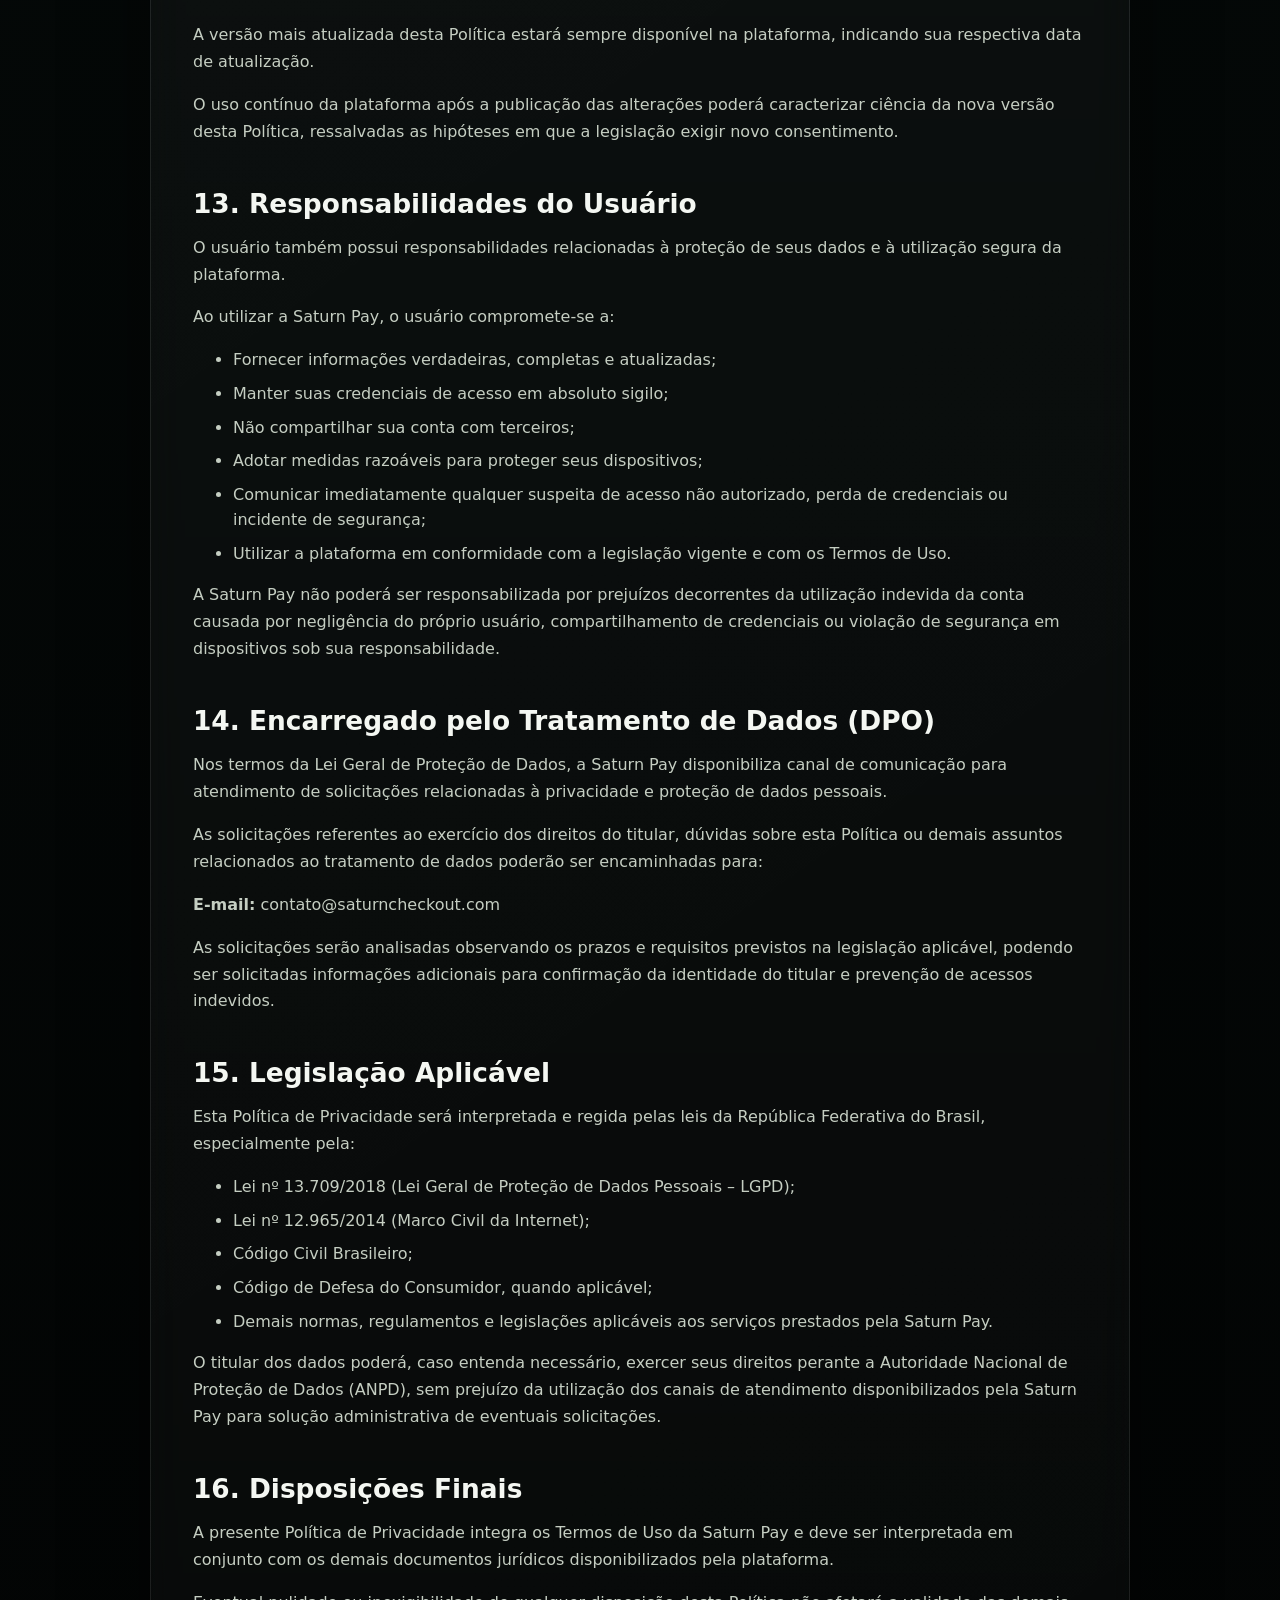
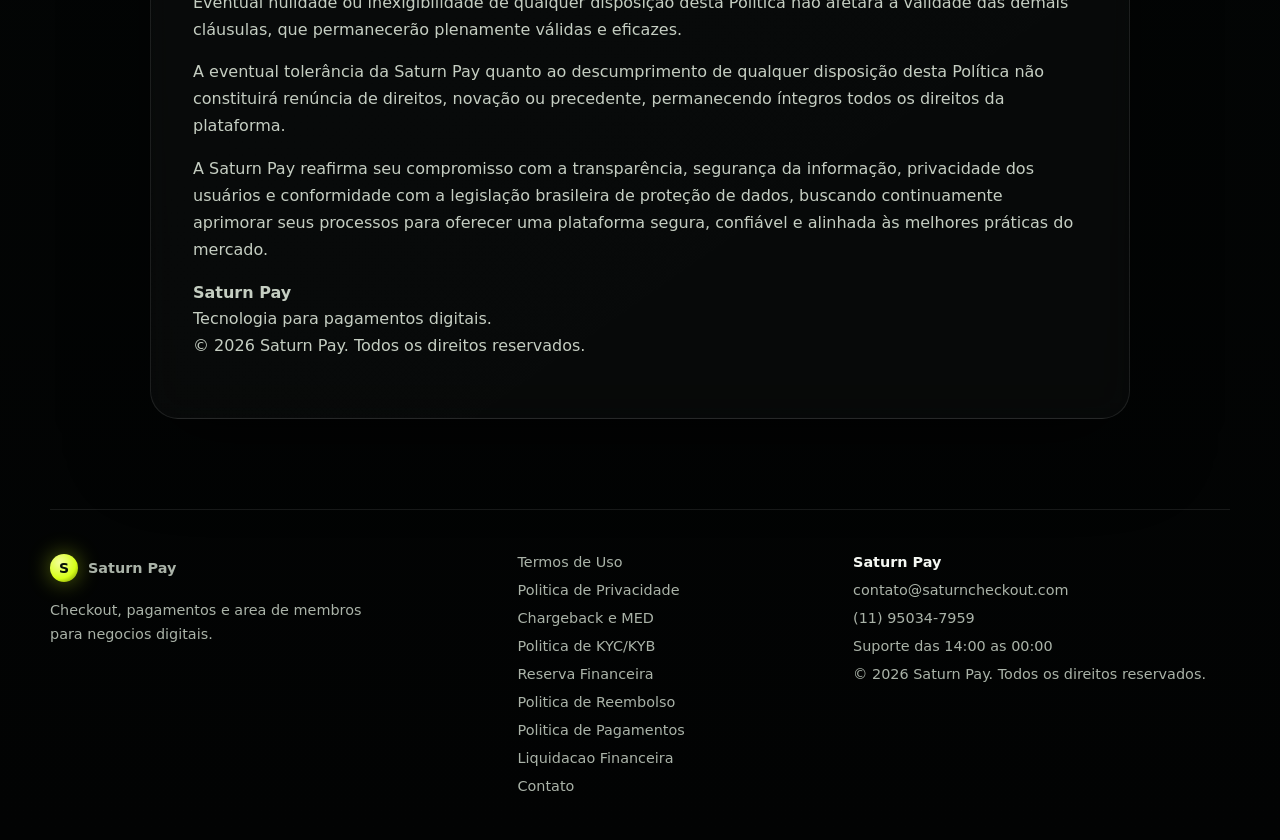
<file: politica-de-privacidade.html>
<!doctype html>
<html lang="pt-BR">
  <head>
    <meta charset="UTF-8" />
    <meta name="viewport" content="width=device-width, initial-scale=1.0" />
    <title>Politica de Privacidade - Saturn Pay</title>
    <meta name="description" content="Politica de Privacidade da Saturn Pay." />
    <link rel="stylesheet" href="./styles.css" />
  </head>
  <body>
    <div class="site-shell">
      <header class="header">
        <a class="brand" href="./index.html" aria-label="Saturn Pay">
          <span class="brand-mark">S</span>
          <span>Saturn Pay</span>
        </a>
        <button class="menu-toggle" type="button" aria-label="Abrir menu" aria-expanded="false">
          <span></span>
          <span></span>
        </button>
        <nav class="nav" aria-label="Navegacao principal">
          <a href="./index.html#solucoes">Plataforma</a>
          <a href="./index.html#taxas">Taxas</a>
          <a href="./index.html#premiacoes">Premiacoes</a>
          <a href="./index.html#faq">FAQ</a>
        </nav>
        <a class="header-cta" href="https://saturncheckout.com/cadastro">Criar conta</a>
      </header>

      <main class="policy-main">
        <section class="policy-hero">
          <span class="eyebrow">Documento legal</span>
          <h1>Política de Privacidade</h1>
          <p><strong>Última atualização:</strong> 29/06/2026</p>
          <p>Atualizada para refletir privacidade, segurança e transparência no tratamento de dados pessoais.</p>
        </section>

        <article class="policy-card">
          <p>A Saturn Pay valoriza a privacidade, a segurança e a transparência no tratamento de dados pessoais. Esta Política de Privacidade explica de forma clara como coletamos, utilizamos, armazenamos, compartilhamos e protegemos as informações dos usuários que acessam ou utilizam nossos serviços.</p>
          <p>Ao utilizar a plataforma Saturn Pay, você declara que leu, compreendeu e concorda com esta Política de Privacidade, bem como com nossos Termos de Uso.</p>
          <p>Esta Política foi elaborada em conformidade com a Lei nº 13.709/2018 (Lei Geral de Proteção de Dados Pessoais - LGPD), Marco Civil da Internet (Lei nº 12.965/2014), Código de Defesa do Consumidor, bem como demais legislações aplicáveis.</p>

          <h2>1. Controlador dos Dados e Contato</h2>
          <p>A Saturn Pay atua como Controladora dos dados pessoais tratados em sua plataforma, sendo responsável pelas decisões referentes ao tratamento dessas informações.</p>
          <p>Para exercer quaisquer direitos previstos na LGPD, esclarecer dúvidas ou solicitar informações relacionadas ao tratamento dos seus dados pessoais, entre em contato através do e-mail:</p>
          <p><strong>contato@saturncheckout.com</strong></p>

          <h2>2. Dados Pessoais Coletados</h2>
          <p>A Saturn Pay poderá coletar informações fornecidas diretamente pelo usuário, automaticamente durante a utilização da plataforma ou por terceiros autorizados, sempre observando os princípios da necessidade, adequação e finalidade previstos na LGPD.</p>

          <h3>2.1 Dados de Cadastro</h3>
          <p>Durante o processo de criação da conta poderão ser solicitados:</p>
          <ul>
            <li>Nome completo ou Razão Social;</li>
            <li>CPF ou CNPJ;</li>
            <li>Nome fantasia;</li>
            <li>E-mail;</li>
            <li>Número de telefone;</li>
            <li>Data de nascimento ou constituição da empresa;</li>
            <li>Endereço completo;</li>
            <li>Informações do representante legal;</li>
            <li>Senha de acesso (armazenada de forma criptografada);</li>
            <li>Outras informações necessárias para identificação do usuário.</li>
          </ul>

          <h3>2.2 Verificação de Identidade (KYC)</h3>
          <p>Para prevenção à fraude, cumprimento de obrigações regulatórias e validação da identidade dos usuários, poderemos solicitar documentos e informações adicionais, incluindo:</p>
          <ul>
            <li>Documento oficial com foto;</li>
            <li>Selfie para validação biométrica;</li>
            <li>Comprovante de endereço;</li>
            <li>Contrato Social;</li>
            <li>Documentação de representantes legais;</li>
            <li>Comprovantes de atividade econômica;</li>
            <li>Outros documentos necessários para validação cadastral.</li>
          </ul>

          <h3>2.3 Dados Financeiros</h3>
          <p>Durante a utilização dos serviços poderão ser coletadas informações relacionadas às operações financeiras realizadas através da plataforma, incluindo:</p>
          <ul>
            <li>Valor das transações;</li>
            <li>Histórico de vendas;</li>
            <li>Histórico de saques;</li>
            <li>Dados bancários para liquidação;</li>
            <li>Instituição financeira utilizada;</li>
            <li>Status das transações;</li>
            <li>Informações de reembolsos;</li>
            <li>MED (Mecanismo Especial de Devolução);</li>
            <li>Chargebacks;</li>
            <li>Contestação de pagamentos;</li>
            <li>Outros registros necessários para execução dos serviços.</li>
          </ul>

          <h3>2.4 Dados dos Compradores</h3>
          <p>Quando um comprador realizar pagamentos utilizando a Saturn Pay, poderão ser tratados dados necessários para execução da transação, como:</p>
          <ul>
            <li>Nome;</li>
            <li>E-mail;</li>
            <li>Telefone;</li>
            <li>CPF quando necessário;</li>
            <li>Endereço para emissão de documentos fiscais ou entrega de produtos físicos;</li>
            <li>Informações da compra;</li>
            <li>Dados relacionados ao pagamento.</li>
          </ul>

          <h3>2.5 Informações Técnicas</h3>
          <p>Coletamos automaticamente determinadas informações técnicas durante a utilização da plataforma, tais como:</p>
          <ul>
            <li>Endereço IP;</li>
            <li>Data e horário de acesso;</li>
            <li>Logs de autenticação;</li>
            <li>Sistema operacional;</li>
            <li>Navegador utilizado;</li>
            <li>Modelo do dispositivo;</li>
            <li>Idioma;</li>
            <li>Fuso horário;</li>
            <li>Cookies;</li>
            <li>Identificadores de sessão;</li>
            <li>Registros de segurança;</li>
            <li>Informações de desempenho da plataforma.</li>
          </ul>

          <h3>2.6 Informações Obtidas de Terceiros</h3>
          <p>Também poderemos receber informações provenientes de:</p>
          <ul>
            <li>Instituições financeiras;</li>
            <li>Gateways de pagamento;</li>
            <li>Ferramentas antifraude;</li>
            <li>Prestadores de serviços de verificação de identidade;</li>
            <li>Órgãos públicos;</li>
            <li>Bases públicas legalmente disponíveis;</li>
            <li>Parceiros comerciais autorizados;</li>
            <li>Outras fontes permitidas pela legislação.</li>
          </ul>

          <h2>3. Como Utilizamos seus Dados</h2>
          <p>Os dados pessoais tratados pela Saturn Pay possuem finalidades específicas, legítimas e compatíveis com os serviços disponibilizados pela plataforma.</p>
          <p>Poderemos utilizar suas informações para:</p>
          <ul>
            <li>Criar, administrar e manter sua conta;</li>
            <li>Executar os serviços contratados;</li>
            <li>Processar pagamentos;</li>
            <li>Intermediar transações financeiras;</li>
            <li>Realizar liquidação financeira;</li>
            <li>Executar procedimentos de KYC;</li>
            <li>Validar identidade dos usuários;</li>
            <li>Prevenir fraudes, golpes, lavagem de dinheiro e demais ilícitos;</li>
            <li>Detectar comportamentos suspeitos através de sistemas automatizados de análise de risco;</li>
            <li>Realizar comunicações relacionadas ao funcionamento da plataforma;</li>
            <li>Responder solicitações enviadas ao suporte;</li>
            <li>Enviar notificações importantes sobre sua conta;</li>
            <li>Cumprir determinações judiciais, administrativas ou regulatórias;</li>
            <li>Proteger direitos da Saturn Pay e de terceiros;</li>
            <li>Melhorar continuamente nossos produtos e serviços;</li>
            <li>Desenvolver novas funcionalidades;</li>
            <li>Realizar auditorias internas;</li>
            <li>Produzir estatísticas anonimizadas;</li>
            <li>Cumprir obrigações legais, fiscais, tributárias, regulatórias e contratuais;</li>
            <li>Enviar comunicações comerciais e campanhas promocionais, quando permitido pela legislação ou mediante consentimento do usuário.</li>
          </ul>

          <h2>4. Bases Legais para o Tratamento dos Dados</h2>
          <p>O tratamento de dados pessoais realizado pela Saturn Pay fundamenta-se nas bases legais previstas na Lei Geral de Proteção de Dados (LGPD), incluindo, conforme aplicável:</p>
          <ul>
            <li>Execução de contrato ou procedimentos preliminares relacionados ao contrato (Art. 7º, V);</li>
            <li>Cumprimento de obrigação legal ou regulatória (Art. 7º, II);</li>
            <li>Exercício regular de direitos em processos judiciais, administrativos ou arbitrais (Art. 7º, VI);</li>
            <li>Proteção do crédito (Art. 7º, X);</li>
            <li>Legítimo interesse da Saturn Pay ou de terceiros, respeitados os direitos e liberdades fundamentais do titular (Art. 7º, IX);</li>
            <li>Consentimento do titular, quando exigido pela legislação (Art. 7º, I).</li>
          </ul>
          <p>Em nenhuma hipótese os dados pessoais serão utilizados para finalidades incompatíveis com aquelas informadas nesta Política.</p>

          <h2>5. Compartilhamento de Dados Pessoais</h2>
          <p>A Saturn Pay trata os dados pessoais com confidencialidade e somente realiza o compartilhamento quando necessário para a prestação dos serviços, cumprimento de obrigações legais, proteção dos direitos da plataforma ou mediante autorização do titular.</p>
          <p>Os dados poderão ser compartilhados com:</p>
          <ul>
            <li>Instituições financeiras;</li>
            <li>Instituições de pagamento;</li>
            <li>Gateways de pagamento;</li>
            <li>Bancos parceiros;</li>
            <li>Provedores de hospedagem e infraestrutura em nuvem;</li>
            <li>Ferramentas de prevenção à fraude e análise de risco;</li>
            <li>Prestadores de serviços de verificação de identidade (KYC);</li>
            <li>Prestadores de serviços de comunicação (e-mail, SMS, notificações e atendimento);</li>
            <li>Prestadores de serviços de análise de dados e monitoramento de desempenho;</li>
            <li>Auditores independentes;</li>
            <li>Escritórios de advocacia e consultorias quando necessário à defesa de direitos;</li>
            <li>Autoridades judiciais, administrativas, regulatórias ou policiais, quando exigido por lei ou ordem competente.</li>
          </ul>
          <p>A Saturn Pay não comercializa, aluga ou vende dados pessoais dos usuários.</p>
          <p>Todo compartilhamento ocorre observando os princípios da necessidade, finalidade, adequação e segurança previstos na LGPD.</p>

          <h2>6. Prevenção à Fraude e Análise de Risco</h2>
          <p>Para garantir a segurança da plataforma, proteger usuários e cumprir obrigações regulatórias, a Saturn Pay poderá utilizar mecanismos automatizados e manuais de prevenção à fraude, lavagem de dinheiro, financiamento ao terrorismo, utilização indevida da plataforma e demais atividades ilícitas.</p>
          <p>Essas análises poderão considerar informações cadastrais, documentos enviados, histórico de utilização, comportamento transacional, localização aproximada, dispositivos utilizados, padrões de acesso, dados públicos e informações fornecidas por parceiros especializados em análise de risco.</p>
          <p>Quando necessário, poderemos:</p>
          <ul>
            <li>Solicitar documentos adicionais;</li>
            <li>Realizar validações cadastrais;</li>
            <li>Solicitar comprovação de origem de recursos;</li>
            <li>Submeter operações à análise manual;</li>
            <li>Bloquear temporariamente determinadas funcionalidades;</li>
            <li>Reter temporariamente valores, conforme previsto nos Termos de Uso e legislação aplicável;</li>
            <li>Recusar, suspender ou cancelar operações que apresentem indícios de irregularidade.</li>
          </ul>
          <p>Essas medidas têm como finalidade proteger os usuários, a Saturn Pay, instituições parceiras e o sistema financeiro nacional.</p>

          <h2>7. Retenção e Armazenamento dos Dados</h2>
          <p>Os dados pessoais serão armazenados pelo período necessário para cumprir as finalidades descritas nesta Política, respeitando os prazos previstos na legislação aplicável.</p>
          <p>Mesmo após o encerramento da conta do usuário, determinadas informações poderão permanecer armazenadas quando necessárias para:</p>
          <ul>
            <li>Cumprimento de obrigações legais ou regulatórias;</li>
            <li>Atendimento de determinações judiciais;</li>
            <li>Prevenção à fraude;</li>
            <li>Defesa em processos administrativos, judiciais ou arbitrais;</li>
            <li>Auditorias;</li>
            <li>Cumprimento de obrigações tributárias e contábeis;</li>
            <li>Exercício regular de direitos da Saturn Pay.</li>
          </ul>
          <p>Quando os dados deixarem de ser necessários e não houver obrigação legal que justifique sua manutenção, serão eliminados, anonimizados ou tratados de forma segura, conforme a legislação vigente.</p>

          <h2>8. Segurança da Informação</h2>
          <p>A Saturn Pay adota medidas técnicas, administrativas e organizacionais compatíveis com as melhores práticas de mercado para proteger os dados pessoais contra acessos não autorizados, perda, alteração, destruição, vazamento ou qualquer forma de tratamento inadequado.</p>
          <p>Dentre as medidas adotadas, destacam-se:</p>
          <ul>
            <li>Criptografia de informações sensíveis;</li>
            <li>Armazenamento seguro de senhas utilizando algoritmos criptográficos;</li>
            <li>Controle de acesso baseado em níveis de permissão;</li>
            <li>Monitoramento contínuo dos sistemas;</li>
            <li>Registro de logs de segurança;</li>
            <li>Firewalls e mecanismos de proteção contra invasões;</li>
            <li>Backups periódicos;</li>
            <li>Autenticação segura;</li>
            <li>Auditorias internas;</li>
            <li>Treinamento de colaboradores quanto à proteção de dados.</li>
          </ul>
          <p>Embora adotemos elevados padrões de segurança, nenhum sistema é totalmente imune a incidentes. Caso ocorra qualquer evento de segurança capaz de gerar risco ou dano relevante aos titulares, adotaremos as medidas exigidas pela legislação, incluindo comunicação às autoridades competentes e aos titulares quando aplicável.</p>
          <p>O usuário também possui papel fundamental na proteção de sua conta, devendo manter sua senha em sigilo, utilizar dispositivos confiáveis e comunicar imediatamente qualquer suspeita de acesso não autorizado.</p>

          <h2>9. Cookies e Tecnologias Semelhantes</h2>
          <p>A Saturn Pay utiliza cookies e tecnologias similares para melhorar a experiência do usuário, garantir o funcionamento da plataforma, aumentar a segurança e compreender a utilização dos serviços.</p>
          <p>Os cookies poderão ser classificados como:</p>
          <ul>
            <li><strong>Cookies Essenciais:</strong> indispensáveis para autenticação, funcionamento da plataforma e segurança.</li>
            <li><strong>Cookies Funcionais:</strong> armazenam preferências do usuário.</li>
            <li><strong>Cookies Analíticos:</strong> auxiliam na compreensão do comportamento de navegação e utilização da plataforma.</li>
            <li><strong>Cookies de Desempenho:</strong> utilizados para otimizar velocidade, estabilidade e funcionamento dos serviços.</li>
            <li><strong>Cookies de Marketing:</strong> utilizados somente quando permitido pela legislação ou mediante consentimento do usuário.</li>
          </ul>
          <p>O usuário poderá gerenciar ou desabilitar cookies através das configurações do navegador. Contudo, determinadas funcionalidades poderão deixar de funcionar corretamente caso os cookies essenciais sejam desativados.</p>

          <h2>10. Direitos do Titular dos Dados</h2>
          <p>Nos termos do artigo 18 da Lei Geral de Proteção de Dados (LGPD), o titular poderá exercer, quando aplicável, os seguintes direitos:</p>
          <ul>
            <li>Confirmação da existência de tratamento de dados;</li>
            <li>Acesso aos dados pessoais;</li>
            <li>Correção de dados incompletos, inexatos ou desatualizados;</li>
            <li>Anonimização, bloqueio ou eliminação de dados desnecessários ou tratados em desconformidade com a legislação;</li>
            <li>Portabilidade dos dados, quando aplicável;</li>
            <li>Informações sobre compartilhamento de dados com terceiros;</li>
            <li>Informações sobre a possibilidade de não fornecer consentimento e suas consequências;</li>
            <li>Revogação do consentimento, quando esta for a base legal do tratamento;</li>
            <li>Solicitação de eliminação dos dados tratados com base no consentimento, observadas as hipóteses legais de retenção;</li>
            <li>Oposição ao tratamento realizado com fundamento no legítimo interesse, quando cabível;</li>
            <li>Solicitação de revisão de decisões tomadas exclusivamente com base em tratamento automatizado, quando aplicável.</li>
          </ul>
          <p>Para exercer qualquer um desses direitos, o titular poderá entrar em contato através do e-mail informado nesta Política.</p>
          <p>Com o objetivo de proteger os dados pessoais contra acessos indevidos, a Saturn Pay poderá solicitar informações adicionais para confirmar a identidade do solicitante antes de atender qualquer requisição.</p>
          <p>As solicitações serão analisadas e respondidas dentro dos prazos previstos na legislação vigente, ressalvadas hipóteses de complexidade, obrigações legais ou situações excepcionais devidamente justificadas.</p>

          <h2>11. Transferência Internacional de Dados</h2>
          <p>Em razão da natureza dos serviços prestados pela Saturn Pay, alguns dados pessoais poderão ser processados ou armazenados em servidores localizados fora do território brasileiro, inclusive por provedores de computação em nuvem, serviços de monitoramento, segurança, prevenção à fraude e demais parceiros tecnológicos.</p>
          <p>Sempre que houver transferência internacional de dados pessoais, a Saturn Pay adotará as medidas necessárias para garantir que o tratamento ocorra em conformidade com a Lei Geral de Proteção de Dados (LGPD), observando os mecanismos legais aplicáveis, incluindo cláusulas contratuais específicas, padrões internacionais de segurança e demais garantias exigidas pela legislação vigente.</p>
          <p>A Saturn Pay busca selecionar parceiros que mantenham elevados padrões de segurança, privacidade e proteção de dados.</p>

          <h2>12. Alterações desta Política de Privacidade</h2>
          <p>A Saturn Pay poderá alterar esta Política de Privacidade a qualquer momento para refletir mudanças na legislação, evolução dos serviços, implementação de novas funcionalidades, alterações operacionais ou aprimoramento das práticas de proteção de dados.</p>
          <p>Sempre que ocorrerem alterações relevantes que impactem significativamente a forma de tratamento dos dados pessoais, os usuários poderão ser comunicados por meio da própria plataforma, por e-mail ou por outros meios eletrônicos disponíveis.</p>
          <p>A versão mais atualizada desta Política estará sempre disponível na plataforma, indicando sua respectiva data de atualização.</p>
          <p>O uso contínuo da plataforma após a publicação das alterações poderá caracterizar ciência da nova versão desta Política, ressalvadas as hipóteses em que a legislação exigir novo consentimento.</p>

          <h2>13. Responsabilidades do Usuário</h2>
          <p>O usuário também possui responsabilidades relacionadas à proteção de seus dados e à utilização segura da plataforma.</p>
          <p>Ao utilizar a Saturn Pay, o usuário compromete-se a:</p>
          <ul>
            <li>Fornecer informações verdadeiras, completas e atualizadas;</li>
            <li>Manter suas credenciais de acesso em absoluto sigilo;</li>
            <li>Não compartilhar sua conta com terceiros;</li>
            <li>Adotar medidas razoáveis para proteger seus dispositivos;</li>
            <li>Comunicar imediatamente qualquer suspeita de acesso não autorizado, perda de credenciais ou incidente de segurança;</li>
            <li>Utilizar a plataforma em conformidade com a legislação vigente e com os Termos de Uso.</li>
          </ul>
          <p>A Saturn Pay não poderá ser responsabilizada por prejuízos decorrentes da utilização indevida da conta causada por negligência do próprio usuário, compartilhamento de credenciais ou violação de segurança em dispositivos sob sua responsabilidade.</p>

          <h2>14. Encarregado pelo Tratamento de Dados (DPO)</h2>
          <p>Nos termos da Lei Geral de Proteção de Dados, a Saturn Pay disponibiliza canal de comunicação para atendimento de solicitações relacionadas à privacidade e proteção de dados pessoais.</p>
          <p>As solicitações referentes ao exercício dos direitos do titular, dúvidas sobre esta Política ou demais assuntos relacionados ao tratamento de dados poderão ser encaminhadas para:</p>
          <p><strong>E-mail:</strong> contato@saturncheckout.com</p>
          <p>As solicitações serão analisadas observando os prazos e requisitos previstos na legislação aplicável, podendo ser solicitadas informações adicionais para confirmação da identidade do titular e prevenção de acessos indevidos.</p>

          <h2>15. Legislação Aplicável</h2>
          <p>Esta Política de Privacidade será interpretada e regida pelas leis da República Federativa do Brasil, especialmente pela:</p>
          <ul>
            <li>Lei nº 13.709/2018 (Lei Geral de Proteção de Dados Pessoais – LGPD);</li>
            <li>Lei nº 12.965/2014 (Marco Civil da Internet);</li>
            <li>Código Civil Brasileiro;</li>
            <li>Código de Defesa do Consumidor, quando aplicável;</li>
            <li>Demais normas, regulamentos e legislações aplicáveis aos serviços prestados pela Saturn Pay.</li>
          </ul>
          <p>O titular dos dados poderá, caso entenda necessário, exercer seus direitos perante a Autoridade Nacional de Proteção de Dados (ANPD), sem prejuízo da utilização dos canais de atendimento disponibilizados pela Saturn Pay para solução administrativa de eventuais solicitações.</p>

          <h2>16. Disposições Finais</h2>
          <p>A presente Política de Privacidade integra os Termos de Uso da Saturn Pay e deve ser interpretada em conjunto com os demais documentos jurídicos disponibilizados pela plataforma.</p>
          <p>Eventual nulidade ou inexigibilidade de qualquer disposição desta Política não afetará a validade das demais cláusulas, que permanecerão plenamente válidas e eficazes.</p>
          <p>A eventual tolerância da Saturn Pay quanto ao descumprimento de qualquer disposição desta Política não constituirá renúncia de direitos, novação ou precedente, permanecendo íntegros todos os direitos da plataforma.</p>
          <p>A Saturn Pay reafirma seu compromisso com a transparência, segurança da informação, privacidade dos usuários e conformidade com a legislação brasileira de proteção de dados, buscando continuamente aprimorar seus processos para oferecer uma plataforma segura, confiável e alinhada às melhores práticas do mercado.</p>
          <p><strong>Saturn Pay</strong><br />Tecnologia para pagamentos digitais.<br />© 2026 Saturn Pay. Todos os direitos reservados.</p>
        </article>
      </main>

      <footer class="footer">
        <div class="footer-brand">
          <a class="brand" href="./index.html" aria-label="Saturn Pay">
            <span class="brand-mark">S</span>
            <span>Saturn Pay</span>
          </a>
          <p>Checkout, pagamentos e area de membros para negocios digitais.</p>
        </div>
        <nav class="footer-nav" aria-label="Links do rodape">
          <a href="./termos-de-uso.html">Termos de Uso</a>
          <a href="./politica-de-privacidade.html">Politica de Privacidade</a>
          <a href="./politica-chargeback-med.html">Chargeback e MED</a>
          <a href="./politica-kyc-kyb.html">Politica de KYC/KYB</a>
          <a href="./politica-reserva-financeira-dinamica.html">Reserva Financeira</a>
          <a href="./politica-reembolso.html">Politica de Reembolso</a>
          <a href="./politica-pagamentos.html">Politica de Pagamentos</a>
          <a href="./politica-liquidacao-financeira.html">Liquidacao Financeira</a>
          <a href="mailto:contato@saturncheckout.com">Contato</a>
        </nav>
        <div class="footer-contact">
          <strong>Saturn Pay</strong>
          <span>contato@saturncheckout.com</span>
          <span>(11) 95034-7959</span>
          <span>Suporte das 14:00 as 00:00</span>
          <span>© 2026 Saturn Pay. Todos os direitos reservados.</span>
        </div>
      </footer>
    </div>
    <script src="./script.js"></script>
  </body>
</html>
</file>
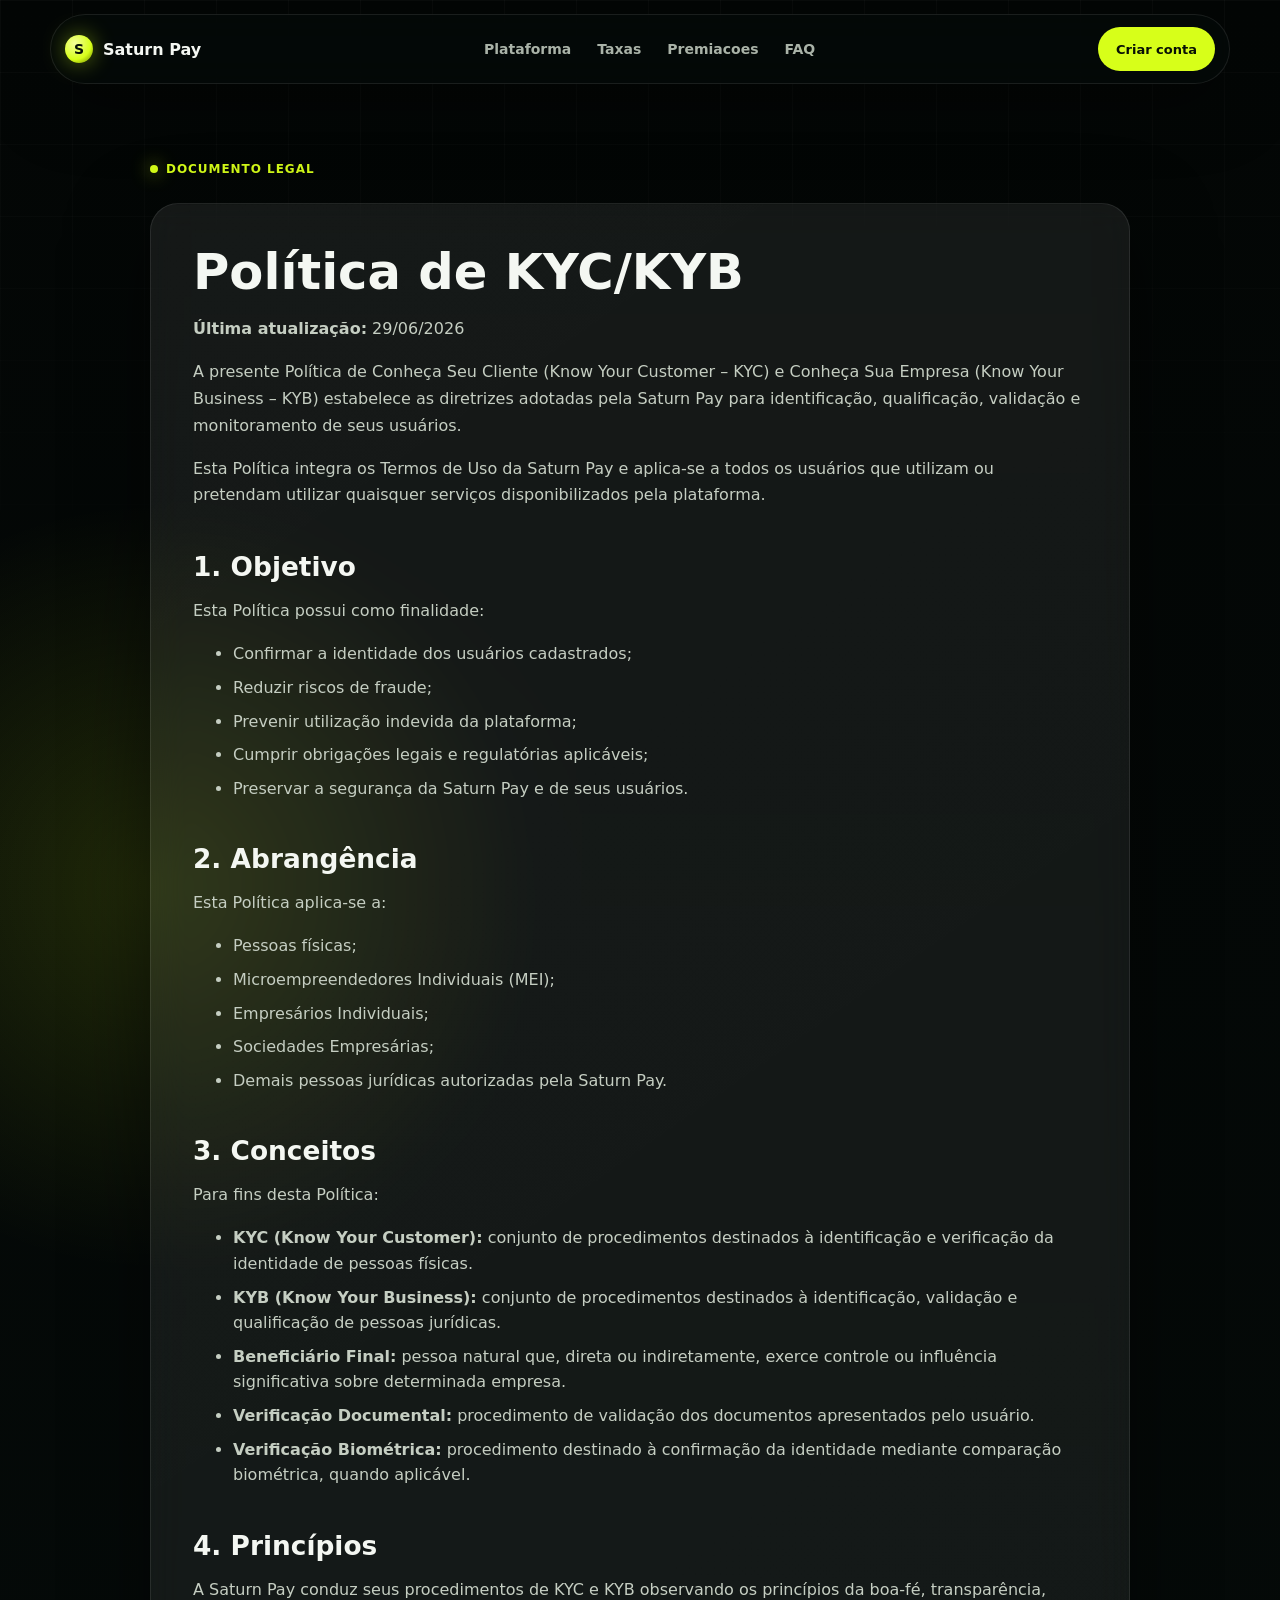
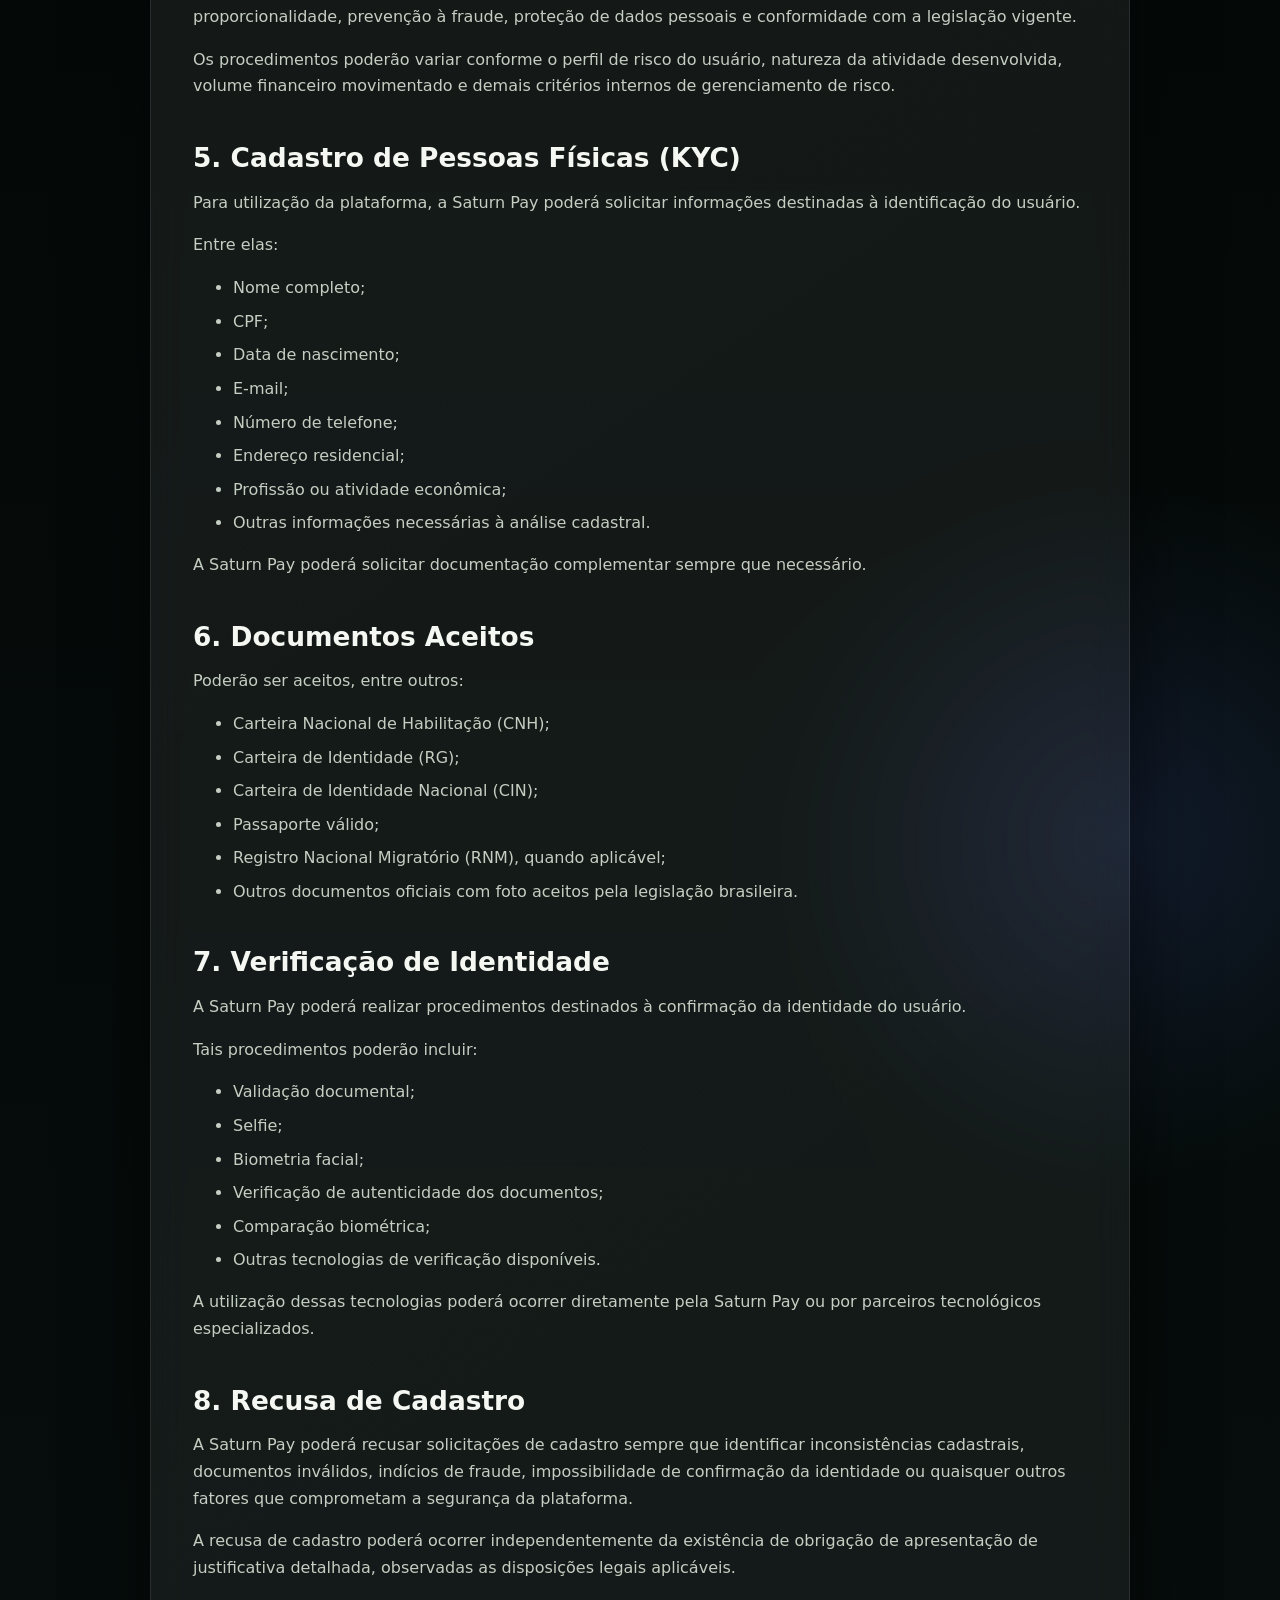
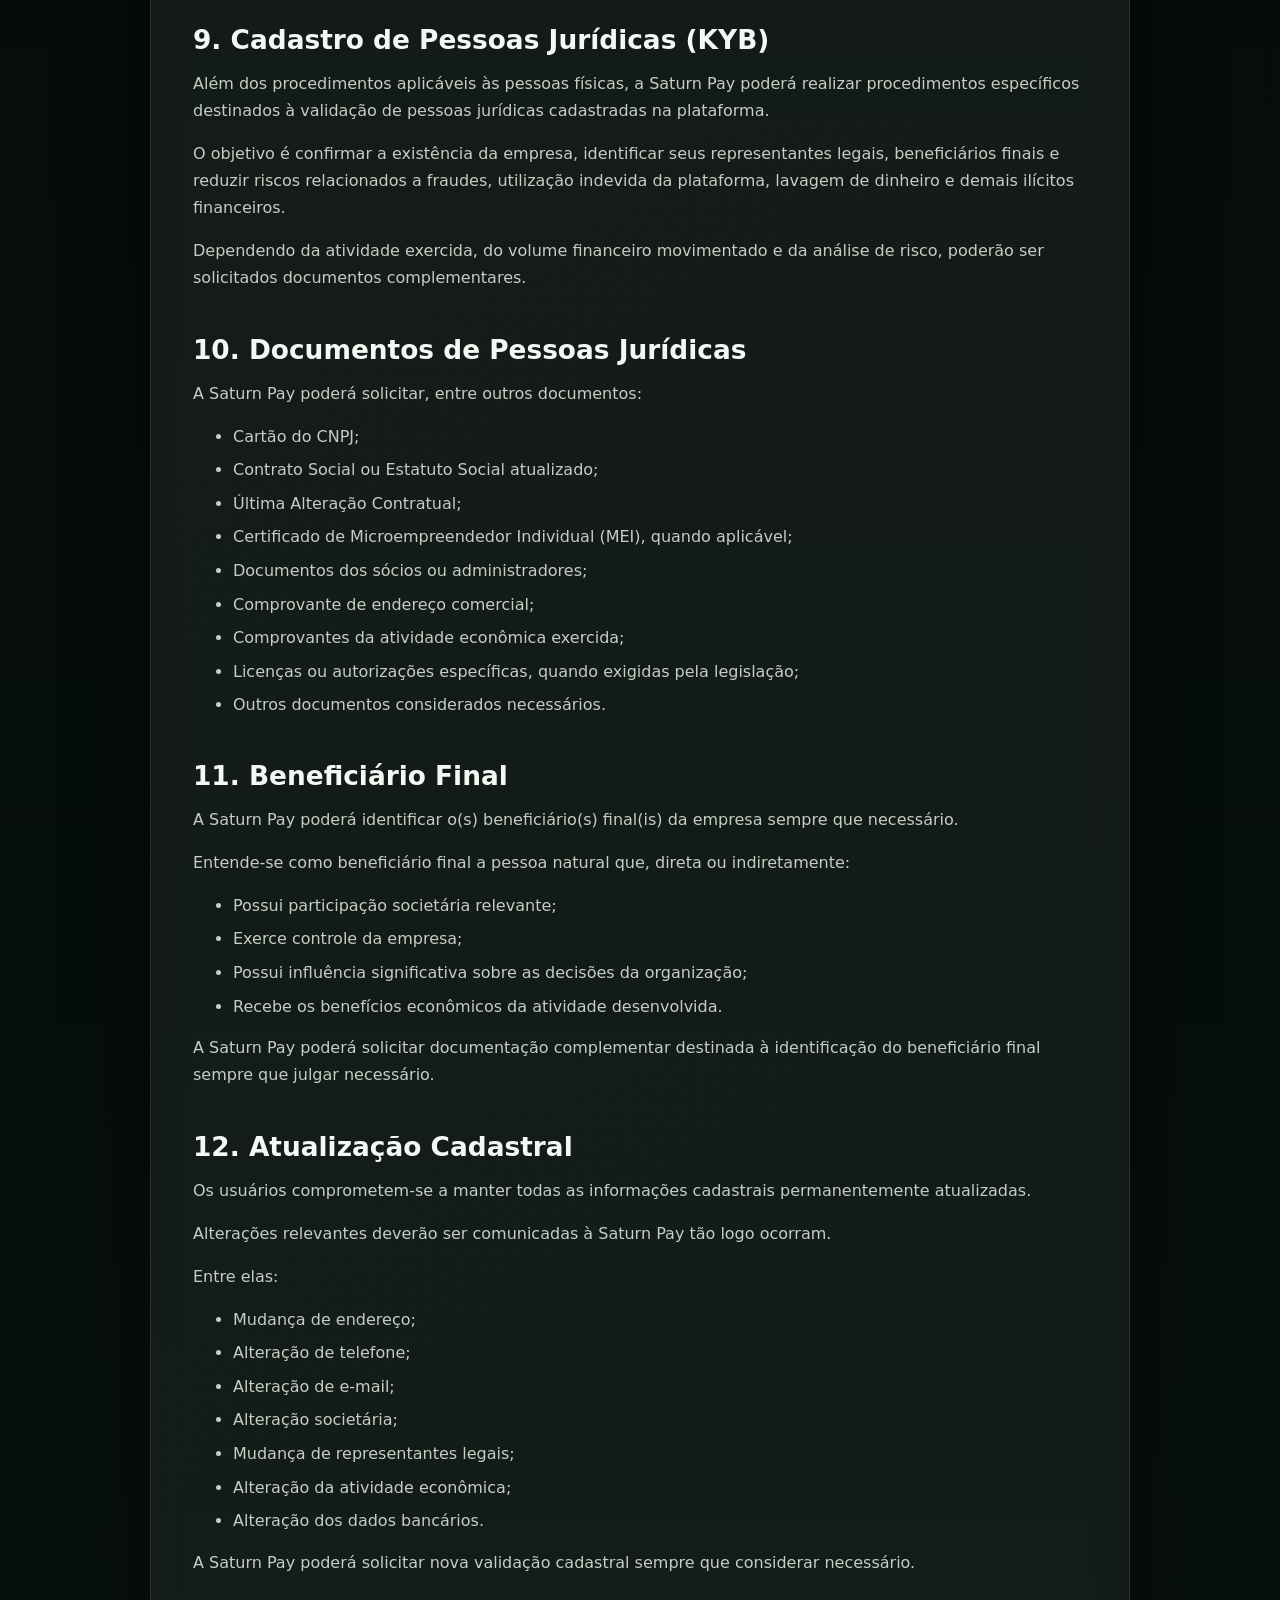
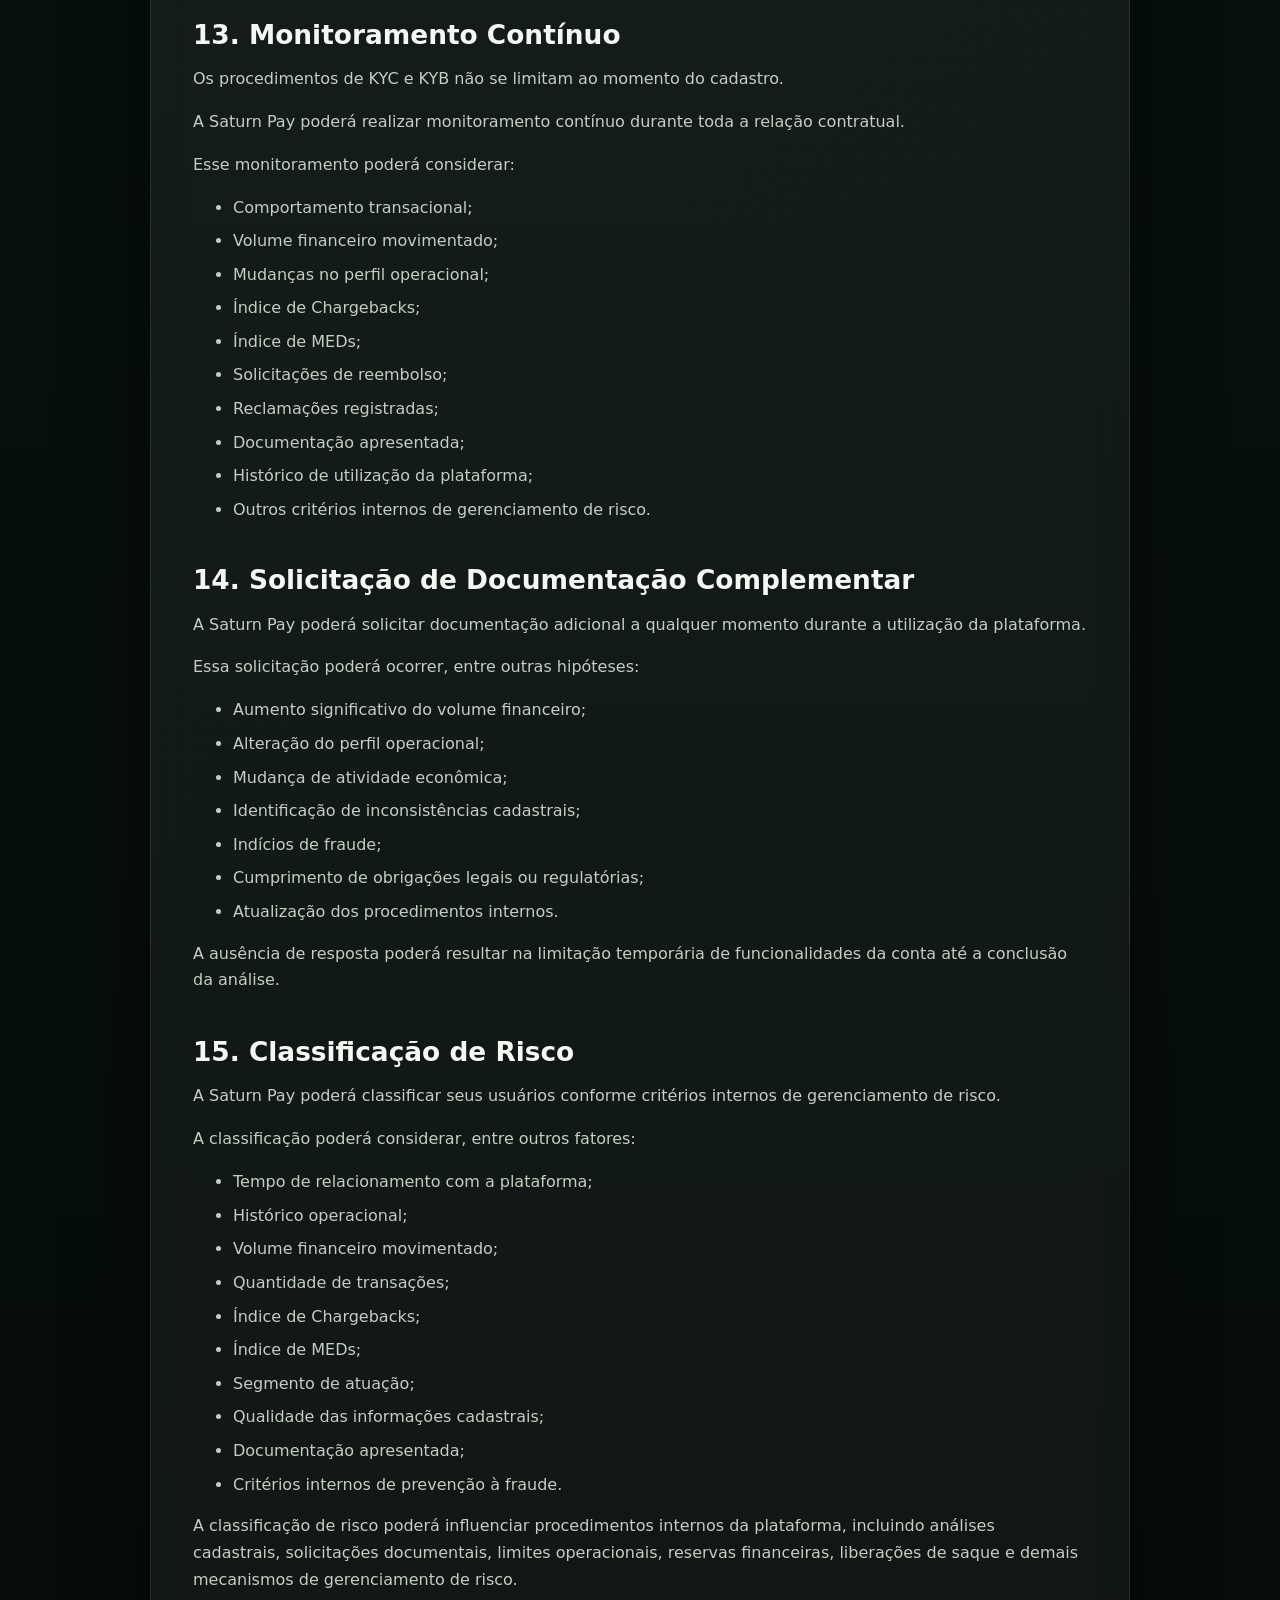
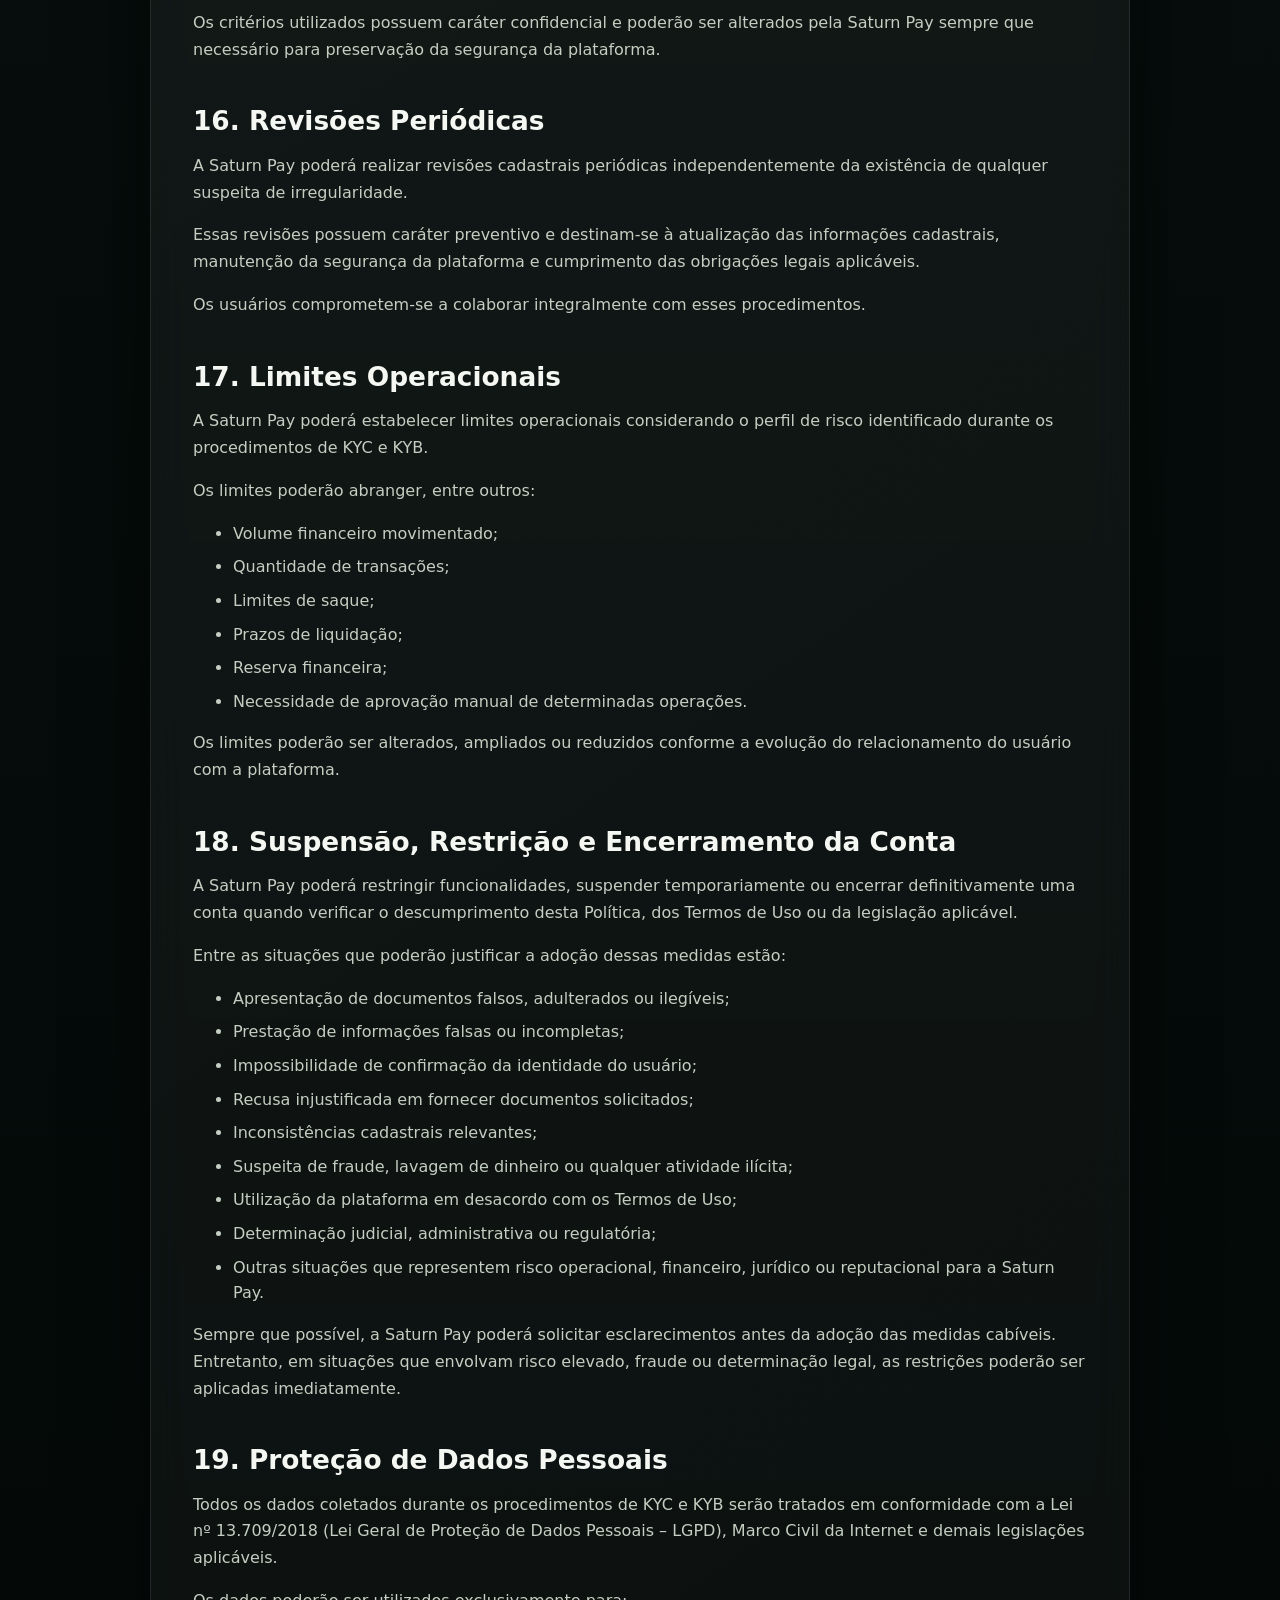
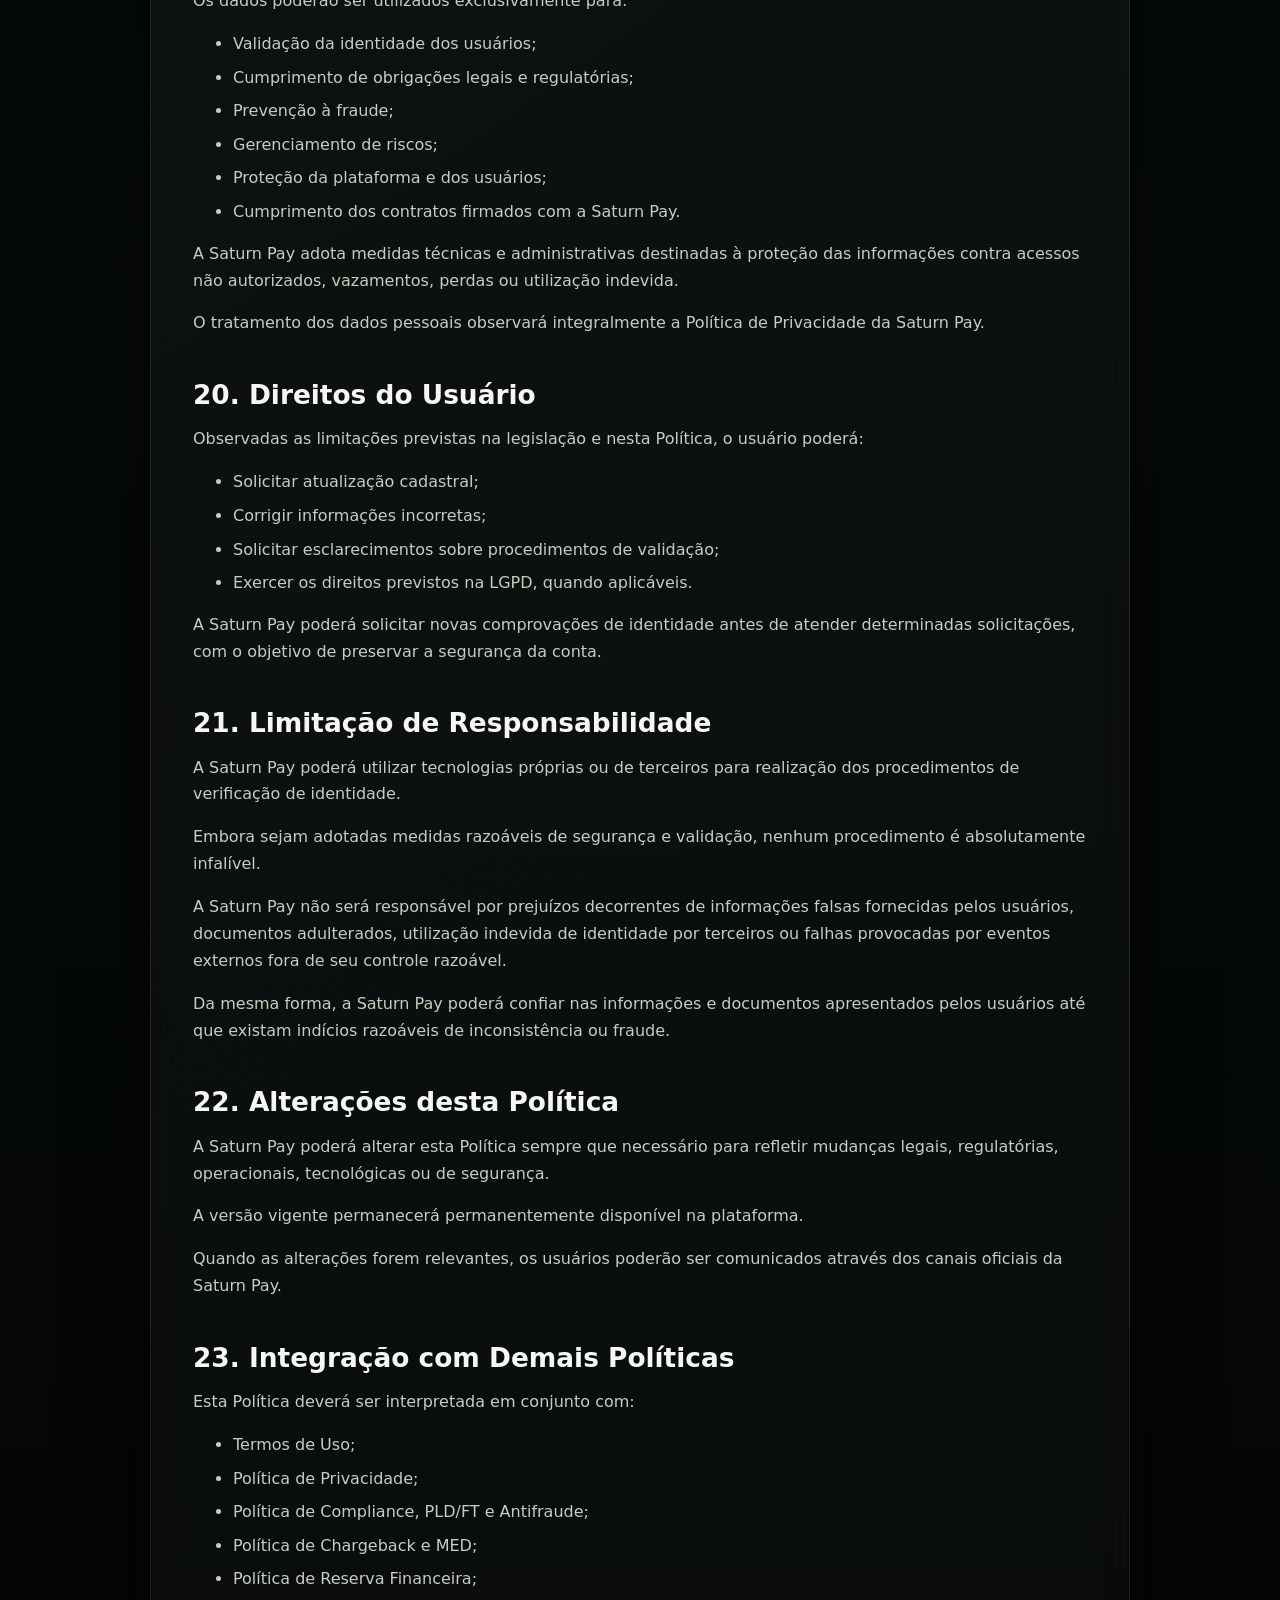
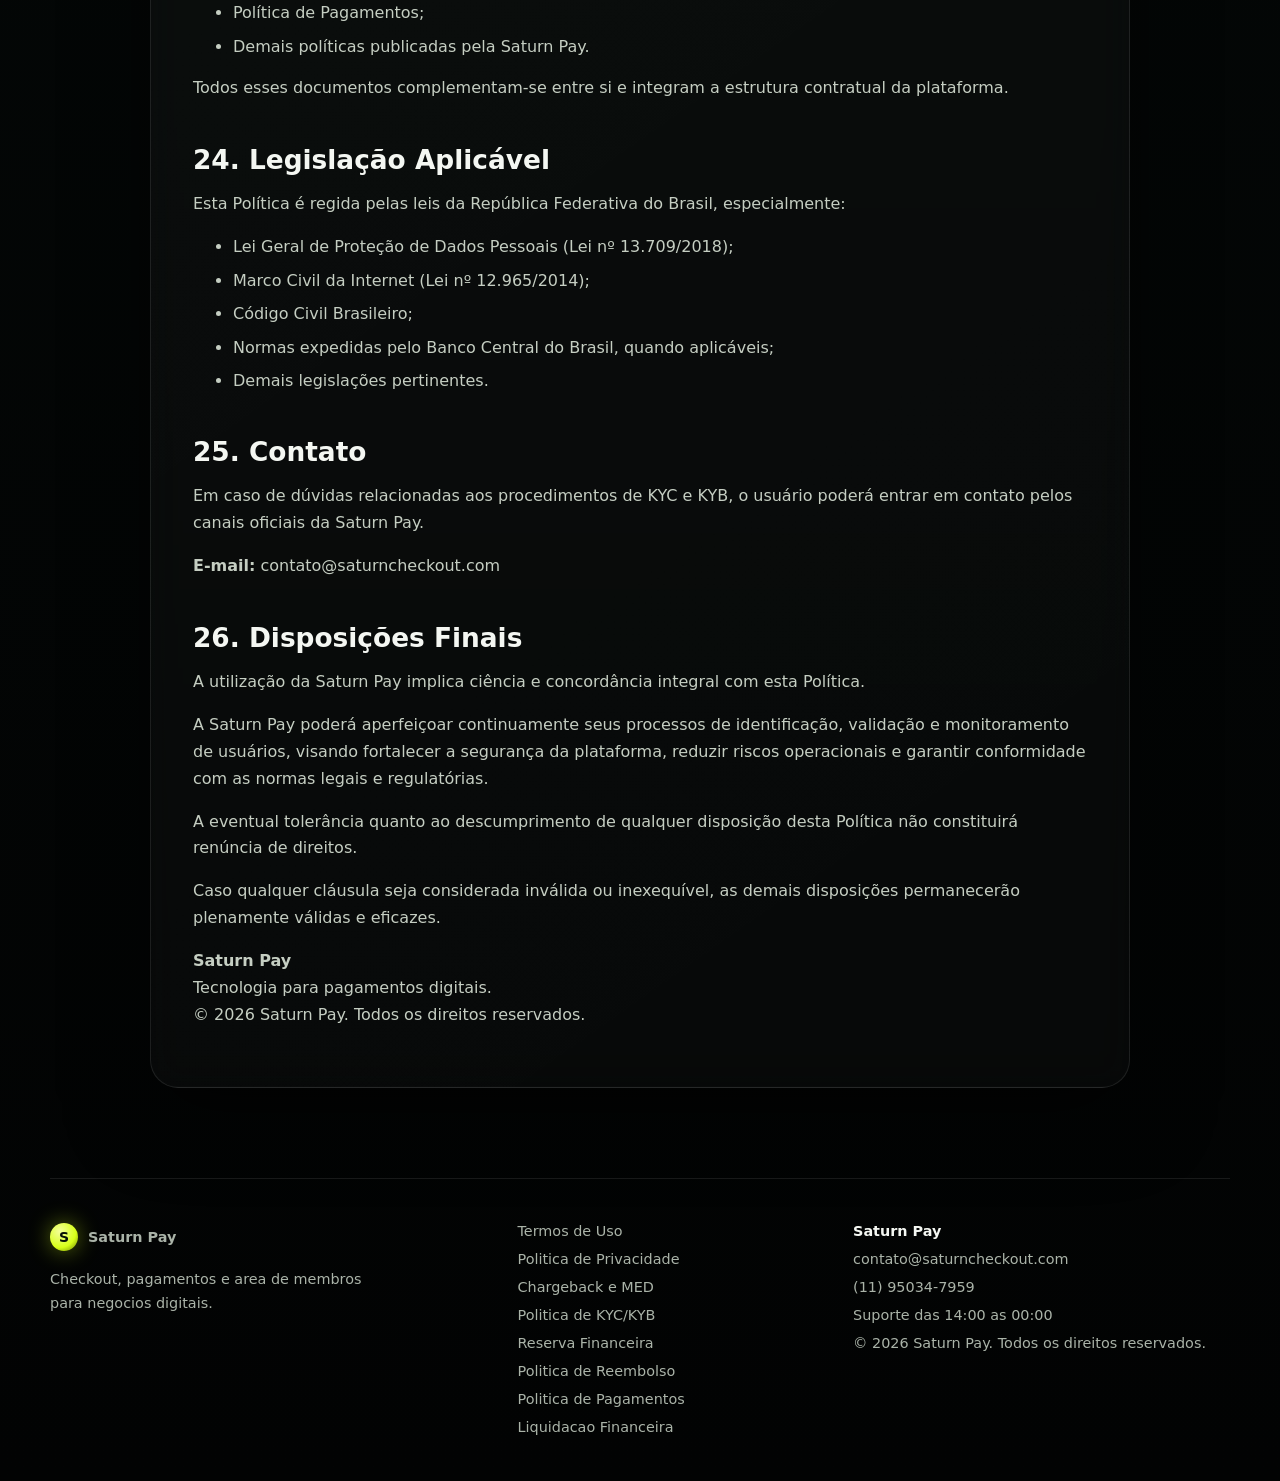
<file: politica-kyc-kyb.html>
<!doctype html>
<html lang="pt-BR">
  <head>
    <meta charset="UTF-8" />
    <meta name="viewport" content="width=device-width, initial-scale=1.0" />
    <title>Politica de KYC/KYB - Saturn Pay</title>
    <meta name="description" content="Politica de KYC/KYB da Saturn Pay." />
    <link rel="stylesheet" href="./styles.css" />
  </head>
  <body>
    <div class="site-shell">
      <header class="header">
        <a class="brand" href="./index.html" aria-label="Saturn Pay">
          <span class="brand-mark">S</span>
          <span>Saturn Pay</span>
        </a>
        <button class="menu-toggle" type="button" aria-label="Abrir menu" aria-expanded="false">
          <span></span>
          <span></span>
        </button>
        <nav class="nav" aria-label="Navegacao principal">
          <a href="./index.html#solucoes">Plataforma</a>
          <a href="./index.html#taxas">Taxas</a>
          <a href="./index.html#premiacoes">Premiacoes</a>
          <a href="./index.html#faq">FAQ</a>
        </nav>
        <a class="header-cta" href="https://saturncheckout.com/cadastro">Criar conta</a>
      </header>

      <main class="policy-main">
        <section class="policy-hero">
          <span class="eyebrow">Documento legal</span>
        </section>
        <article class="policy-card">
<h1>Política de KYC/KYB</h1>
<p><strong>Última atualização:</strong> 29/06/2026</p>



<p>A presente Política de Conheça Seu Cliente (Know Your Customer – KYC) e Conheça Sua Empresa (Know Your Business – KYB) estabelece as diretrizes adotadas pela Saturn Pay para identificação, qualificação, validação e monitoramento de seus usuários.</p>

<p>Esta Política integra os Termos de Uso da Saturn Pay e aplica-se a todos os usuários que utilizam ou pretendam utilizar quaisquer serviços disponibilizados pela plataforma.</p>



<h2>1. Objetivo</h2>

<p>Esta Política possui como finalidade:</p>

<ul>

<li>Confirmar a identidade dos usuários cadastrados;</li>

<li>Reduzir riscos de fraude;</li>

<li>Prevenir utilização indevida da plataforma;</li>

<li>Cumprir obrigações legais e regulatórias aplicáveis;</li>

<li>Preservar a segurança da Saturn Pay e de seus usuários.</li>

</ul>



<h2>2. Abrangência</h2>

<p>Esta Política aplica-se a:</p>

<ul>

<li>Pessoas físicas;</li>

<li>Microempreendedores Individuais (MEI);</li>

<li>Empresários Individuais;</li>

<li>Sociedades Empresárias;</li>

<li>Demais pessoas jurídicas autorizadas pela Saturn Pay.</li>

</ul>



<h2>3. Conceitos</h2>

<p>Para fins desta Política:</p>

<ul>

<li><strong>KYC (Know Your Customer):</strong> conjunto de procedimentos destinados à identificação e verificação da identidade de pessoas físicas.</li>

<li><strong>KYB (Know Your Business):</strong> conjunto de procedimentos destinados à identificação, validação e qualificação de pessoas jurídicas.</li>

<li><strong>Beneficiário Final:</strong> pessoa natural que, direta ou indiretamente, exerce controle ou influência significativa sobre determinada empresa.</li>

<li><strong>Verificação Documental:</strong> procedimento de validação dos documentos apresentados pelo usuário.</li>

<li><strong>Verificação Biométrica:</strong> procedimento destinado à confirmação da identidade mediante comparação biométrica, quando aplicável.</li>

</ul>



<h2>4. Princípios</h2>

<p>A Saturn Pay conduz seus procedimentos de KYC e KYB observando os princípios da boa-fé, transparência, proporcionalidade, prevenção à fraude, proteção de dados pessoais e conformidade com a legislação vigente.</p>

<p>Os procedimentos poderão variar conforme o perfil de risco do usuário, natureza da atividade desenvolvida, volume financeiro movimentado e demais critérios internos de gerenciamento de risco.</p>



<h2>5. Cadastro de Pessoas Físicas (KYC)</h2>

<p>Para utilização da plataforma, a Saturn Pay poderá solicitar informações destinadas à identificação do usuário.</p>

<p>Entre elas:</p>

<ul>

<li>Nome completo;</li>

<li>CPF;</li>

<li>Data de nascimento;</li>

<li>E-mail;</li>

<li>Número de telefone;</li>

<li>Endereço residencial;</li>

<li>Profissão ou atividade econômica;</li>

<li>Outras informações necessárias à análise cadastral.</li>

</ul>

<p>A Saturn Pay poderá solicitar documentação complementar sempre que necessário.</p>



<h2>6. Documentos Aceitos</h2>

<p>Poderão ser aceitos, entre outros:</p>

<ul>

<li>Carteira Nacional de Habilitação (CNH);</li>

<li>Carteira de Identidade (RG);</li>

<li>Carteira de Identidade Nacional (CIN);</li>

<li>Passaporte válido;</li>

<li>Registro Nacional Migratório (RNM), quando aplicável;</li>

<li>Outros documentos oficiais com foto aceitos pela legislação brasileira.</li>

</ul>



<h2>7. Verificação de Identidade</h2>

<p>A Saturn Pay poderá realizar procedimentos destinados à confirmação da identidade do usuário.</p>

<p>Tais procedimentos poderão incluir:</p>

<ul>

<li>Validação documental;</li>

<li>Selfie;</li>

<li>Biometria facial;</li>

<li>Verificação de autenticidade dos documentos;</li>

<li>Comparação biométrica;</li>

<li>Outras tecnologias de verificação disponíveis.</li>

</ul>

<p>A utilização dessas tecnologias poderá ocorrer diretamente pela Saturn Pay ou por parceiros tecnológicos especializados.</p>



<h2>8. Recusa de Cadastro</h2>

<p>A Saturn Pay poderá recusar solicitações de cadastro sempre que identificar inconsistências cadastrais, documentos inválidos, indícios de fraude, impossibilidade de confirmação da identidade ou quaisquer outros fatores que comprometam a segurança da plataforma.</p>

<p>A recusa de cadastro poderá ocorrer independentemente da existência de obrigação de apresentação de justificativa detalhada, observadas as disposições legais aplicáveis.</p>



<h2>9. Cadastro de Pessoas Jurídicas (KYB)</h2>

<p>Além dos procedimentos aplicáveis às pessoas físicas, a Saturn Pay poderá realizar procedimentos específicos destinados à validação de pessoas jurídicas cadastradas na plataforma.</p>

<p>O objetivo é confirmar a existência da empresa, identificar seus representantes legais, beneficiários finais e reduzir riscos relacionados a fraudes, utilização indevida da plataforma, lavagem de dinheiro e demais ilícitos financeiros.</p>

<p>Dependendo da atividade exercida, do volume financeiro movimentado e da análise de risco, poderão ser solicitados documentos complementares.</p>



<h2>10. Documentos de Pessoas Jurídicas</h2>

<p>A Saturn Pay poderá solicitar, entre outros documentos:</p>

<ul>

<li>Cartão do CNPJ;</li>

<li>Contrato Social ou Estatuto Social atualizado;</li>

<li>Última Alteração Contratual;</li>

<li>Certificado de Microempreendedor Individual (MEI), quando aplicável;</li>

<li>Documentos dos sócios ou administradores;</li>

<li>Comprovante de endereço comercial;</li>

<li>Comprovantes da atividade econômica exercida;</li>

<li>Licenças ou autorizações específicas, quando exigidas pela legislação;</li>

<li>Outros documentos considerados necessários.</li>

</ul>



<h2>11. Beneficiário Final</h2>

<p>A Saturn Pay poderá identificar o(s) beneficiário(s) final(is) da empresa sempre que necessário.</p>

<p>Entende-se como beneficiário final a pessoa natural que, direta ou indiretamente:</p>

<ul>

<li>Possui participação societária relevante;</li>

<li>Exerce controle da empresa;</li>

<li>Possui influência significativa sobre as decisões da organização;</li>

<li>Recebe os benefícios econômicos da atividade desenvolvida.</li>

</ul>

<p>A Saturn Pay poderá solicitar documentação complementar destinada à identificação do beneficiário final sempre que julgar necessário.</p>



<h2>12. Atualização Cadastral</h2>

<p>Os usuários comprometem-se a manter todas as informações cadastrais permanentemente atualizadas.</p>

<p>Alterações relevantes deverão ser comunicadas à Saturn Pay tão logo ocorram.</p>

<p>Entre elas:</p>

<ul>

<li>Mudança de endereço;</li>

<li>Alteração de telefone;</li>

<li>Alteração de e-mail;</li>

<li>Alteração societária;</li>

<li>Mudança de representantes legais;</li>

<li>Alteração da atividade econômica;</li>

<li>Alteração dos dados bancários.</li>

</ul>

<p>A Saturn Pay poderá solicitar nova validação cadastral sempre que considerar necessário.</p>



<h2>13. Monitoramento Contínuo</h2>

<p>Os procedimentos de KYC e KYB não se limitam ao momento do cadastro.</p>

<p>A Saturn Pay poderá realizar monitoramento contínuo durante toda a relação contratual.</p>

<p>Esse monitoramento poderá considerar:</p>

<ul>

<li>Comportamento transacional;</li>

<li>Volume financeiro movimentado;</li>

<li>Mudanças no perfil operacional;</li>

<li>Índice de Chargebacks;</li>

<li>Índice de MEDs;</li>

<li>Solicitações de reembolso;</li>

<li>Reclamações registradas;</li>

<li>Documentação apresentada;</li>

<li>Histórico de utilização da plataforma;</li>

<li>Outros critérios internos de gerenciamento de risco.</li>

</ul>



<h2>14. Solicitação de Documentação Complementar</h2>

<p>A Saturn Pay poderá solicitar documentação adicional a qualquer momento durante a utilização da plataforma.</p>

<p>Essa solicitação poderá ocorrer, entre outras hipóteses:</p>

<ul>

<li>Aumento significativo do volume financeiro;</li>

<li>Alteração do perfil operacional;</li>

<li>Mudança de atividade econômica;</li>

<li>Identificação de inconsistências cadastrais;</li>

<li>Indícios de fraude;</li>

<li>Cumprimento de obrigações legais ou regulatórias;</li>

<li>Atualização dos procedimentos internos.</li>

</ul>

<p>A ausência de resposta poderá resultar na limitação temporária de funcionalidades da conta até a conclusão da análise.</p>



<h2>15. Classificação de Risco</h2>

<p>A Saturn Pay poderá classificar seus usuários conforme critérios internos de gerenciamento de risco.</p>

<p>A classificação poderá considerar, entre outros fatores:</p>

<ul>

<li>Tempo de relacionamento com a plataforma;</li>

<li>Histórico operacional;</li>

<li>Volume financeiro movimentado;</li>

<li>Quantidade de transações;</li>

<li>Índice de Chargebacks;</li>

<li>Índice de MEDs;</li>

<li>Segmento de atuação;</li>

<li>Qualidade das informações cadastrais;</li>

<li>Documentação apresentada;</li>

<li>Critérios internos de prevenção à fraude.</li>

</ul>

<p>A classificação de risco poderá influenciar procedimentos internos da plataforma, incluindo análises cadastrais, solicitações documentais, limites operacionais, reservas financeiras, liberações de saque e demais mecanismos de gerenciamento de risco.</p>

<p>Os critérios utilizados possuem caráter confidencial e poderão ser alterados pela Saturn Pay sempre que necessário para preservação da segurança da plataforma.</p>



<h2>16. Revisões Periódicas</h2>

<p>A Saturn Pay poderá realizar revisões cadastrais periódicas independentemente da existência de qualquer suspeita de irregularidade.</p>

<p>Essas revisões possuem caráter preventivo e destinam-se à atualização das informações cadastrais, manutenção da segurança da plataforma e cumprimento das obrigações legais aplicáveis.</p>

<p>Os usuários comprometem-se a colaborar integralmente com esses procedimentos.</p>



<h2>17. Limites Operacionais</h2>

<p>A Saturn Pay poderá estabelecer limites operacionais considerando o perfil de risco identificado durante os procedimentos de KYC e KYB.</p>

<p>Os limites poderão abranger, entre outros:</p>

<ul>

<li>Volume financeiro movimentado;</li>

<li>Quantidade de transações;</li>

<li>Limites de saque;</li>

<li>Prazos de liquidação;</li>

<li>Reserva financeira;</li>

<li>Necessidade de aprovação manual de determinadas operações.</li>

</ul>

<p>Os limites poderão ser alterados, ampliados ou reduzidos conforme a evolução do relacionamento do usuário com a plataforma.</p>



<h2>18. Suspensão, Restrição e Encerramento da Conta</h2>

<p>A Saturn Pay poderá restringir funcionalidades, suspender temporariamente ou encerrar definitivamente uma conta quando verificar o descumprimento desta Política, dos Termos de Uso ou da legislação aplicável.</p>

<p>Entre as situações que poderão justificar a adoção dessas medidas estão:</p>

<ul>

<li>Apresentação de documentos falsos, adulterados ou ilegíveis;</li>

<li>Prestação de informações falsas ou incompletas;</li>

<li>Impossibilidade de confirmação da identidade do usuário;</li>

<li>Recusa injustificada em fornecer documentos solicitados;</li>

<li>Inconsistências cadastrais relevantes;</li>

<li>Suspeita de fraude, lavagem de dinheiro ou qualquer atividade ilícita;</li>

<li>Utilização da plataforma em desacordo com os Termos de Uso;</li>

<li>Determinação judicial, administrativa ou regulatória;</li>

<li>Outras situações que representem risco operacional, financeiro, jurídico ou reputacional para a Saturn Pay.</li>

</ul>

<p>Sempre que possível, a Saturn Pay poderá solicitar esclarecimentos antes da adoção das medidas cabíveis. Entretanto, em situações que envolvam risco elevado, fraude ou determinação legal, as restrições poderão ser aplicadas imediatamente.</p>



<h2>19. Proteção de Dados Pessoais</h2>

<p>Todos os dados coletados durante os procedimentos de KYC e KYB serão tratados em conformidade com a Lei nº 13.709/2018 (Lei Geral de Proteção de Dados Pessoais – LGPD), Marco Civil da Internet e demais legislações aplicáveis.</p>

<p>Os dados poderão ser utilizados exclusivamente para:</p>

<ul>

<li>Validação da identidade dos usuários;</li>

<li>Cumprimento de obrigações legais e regulatórias;</li>

<li>Prevenção à fraude;</li>

<li>Gerenciamento de riscos;</li>

<li>Proteção da plataforma e dos usuários;</li>

<li>Cumprimento dos contratos firmados com a Saturn Pay.</li>

</ul>

<p>A Saturn Pay adota medidas técnicas e administrativas destinadas à proteção das informações contra acessos não autorizados, vazamentos, perdas ou utilização indevida.</p>

<p>O tratamento dos dados pessoais observará integralmente a Política de Privacidade da Saturn Pay.</p>



<h2>20. Direitos do Usuário</h2>

<p>Observadas as limitações previstas na legislação e nesta Política, o usuário poderá:</p>

<ul>

<li>Solicitar atualização cadastral;</li>

<li>Corrigir informações incorretas;</li>

<li>Solicitar esclarecimentos sobre procedimentos de validação;</li>

<li>Exercer os direitos previstos na LGPD, quando aplicáveis.</li>

</ul>

<p>A Saturn Pay poderá solicitar novas comprovações de identidade antes de atender determinadas solicitações, com o objetivo de preservar a segurança da conta.</p>



<h2>21. Limitação de Responsabilidade</h2>

<p>A Saturn Pay poderá utilizar tecnologias próprias ou de terceiros para realização dos procedimentos de verificação de identidade.</p>

<p>Embora sejam adotadas medidas razoáveis de segurança e validação, nenhum procedimento é absolutamente infalível.</p>

<p>A Saturn Pay não será responsável por prejuízos decorrentes de informações falsas fornecidas pelos usuários, documentos adulterados, utilização indevida de identidade por terceiros ou falhas provocadas por eventos externos fora de seu controle razoável.</p>

<p>Da mesma forma, a Saturn Pay poderá confiar nas informações e documentos apresentados pelos usuários até que existam indícios razoáveis de inconsistência ou fraude.</p>



<h2>22. Alterações desta Política</h2>

<p>A Saturn Pay poderá alterar esta Política sempre que necessário para refletir mudanças legais, regulatórias, operacionais, tecnológicas ou de segurança.</p>

<p>A versão vigente permanecerá permanentemente disponível na plataforma.</p>

<p>Quando as alterações forem relevantes, os usuários poderão ser comunicados através dos canais oficiais da Saturn Pay.</p>



<h2>23. Integração com Demais Políticas</h2>

<p>Esta Política deverá ser interpretada em conjunto com:</p>

<ul>

<li>Termos de Uso;</li>

<li>Política de Privacidade;</li>

<li>Política de Compliance, PLD/FT e Antifraude;</li>

<li>Política de Chargeback e MED;</li>

<li>Política de Reserva Financeira;</li>

<li>Política de Pagamentos;</li>

<li>Demais políticas publicadas pela Saturn Pay.</li>

</ul>

<p>Todos esses documentos complementam-se entre si e integram a estrutura contratual da plataforma.</p>



<h2>24. Legislação Aplicável</h2>

<p>Esta Política é regida pelas leis da República Federativa do Brasil, especialmente:</p>

<ul>

<li>Lei Geral de Proteção de Dados Pessoais (Lei nº 13.709/2018);</li>

<li>Marco Civil da Internet (Lei nº 12.965/2014);</li>

<li>Código Civil Brasileiro;</li>

<li>Normas expedidas pelo Banco Central do Brasil, quando aplicáveis;</li>

<li>Demais legislações pertinentes.</li>

</ul>



<h2>25. Contato</h2>

<p>Em caso de dúvidas relacionadas aos procedimentos de KYC e KYB, o usuário poderá entrar em contato pelos canais oficiais da Saturn Pay.</p>

<p><strong>E-mail:</strong> contato@saturncheckout.com</p>



<h2>26. Disposições Finais</h2>

<p>A utilização da Saturn Pay implica ciência e concordância integral com esta Política.</p>

<p>A Saturn Pay poderá aperfeiçoar continuamente seus processos de identificação, validação e monitoramento de usuários, visando fortalecer a segurança da plataforma, reduzir riscos operacionais e garantir conformidade com as normas legais e regulatórias.</p>

<p>A eventual tolerância quanto ao descumprimento de qualquer disposição desta Política não constituirá renúncia de direitos.</p>

<p>Caso qualquer cláusula seja considerada inválida ou inexequível, as demais disposições permanecerão plenamente válidas e eficazes.</p>



<p><strong>Saturn Pay</strong><br>
Tecnologia para pagamentos digitais.<br>
© 2026 Saturn Pay. Todos os direitos reservados.</p>

        </article>
      </main>

      <footer class="footer">
        <div class="footer-brand">
          <a class="brand" href="./index.html" aria-label="Saturn Pay">
            <span class="brand-mark">S</span>
            <span>Saturn Pay</span>
          </a>
          <p>Checkout, pagamentos e area de membros para negocios digitais.</p>
        </div>
        <nav class="footer-nav" aria-label="Links do rodape">
          <a href="./termos-de-uso.html">Termos de Uso</a>
          <a href="./politica-de-privacidade.html">Politica de Privacidade</a>
          <a href="./politica-chargeback-med.html">Chargeback e MED</a>
          <a href="./politica-kyc-kyb.html">Politica de KYC/KYB</a>
          <a href="./politica-reserva-financeira-dinamica.html">Reserva Financeira</a>
          <a href="./politica-reembolso.html">Politica de Reembolso</a>
          <a href="./politica-pagamentos.html">Politica de Pagamentos</a>
          <a href="./politica-liquidacao-financeira.html">Liquidacao Financeira</a>
        </nav>
        <div class="footer-contact">
          <strong>Saturn Pay</strong>
          <span>contato@saturncheckout.com</span>
          <span>(11) 95034-7959</span>
          <span>Suporte das 14:00 as 00:00</span>
          <span>© 2026 Saturn Pay. Todos os direitos reservados.</span>
        </div>
      </footer>
    </div>
    <script src="./script.js"></script>
  </body>
</html>
</file>
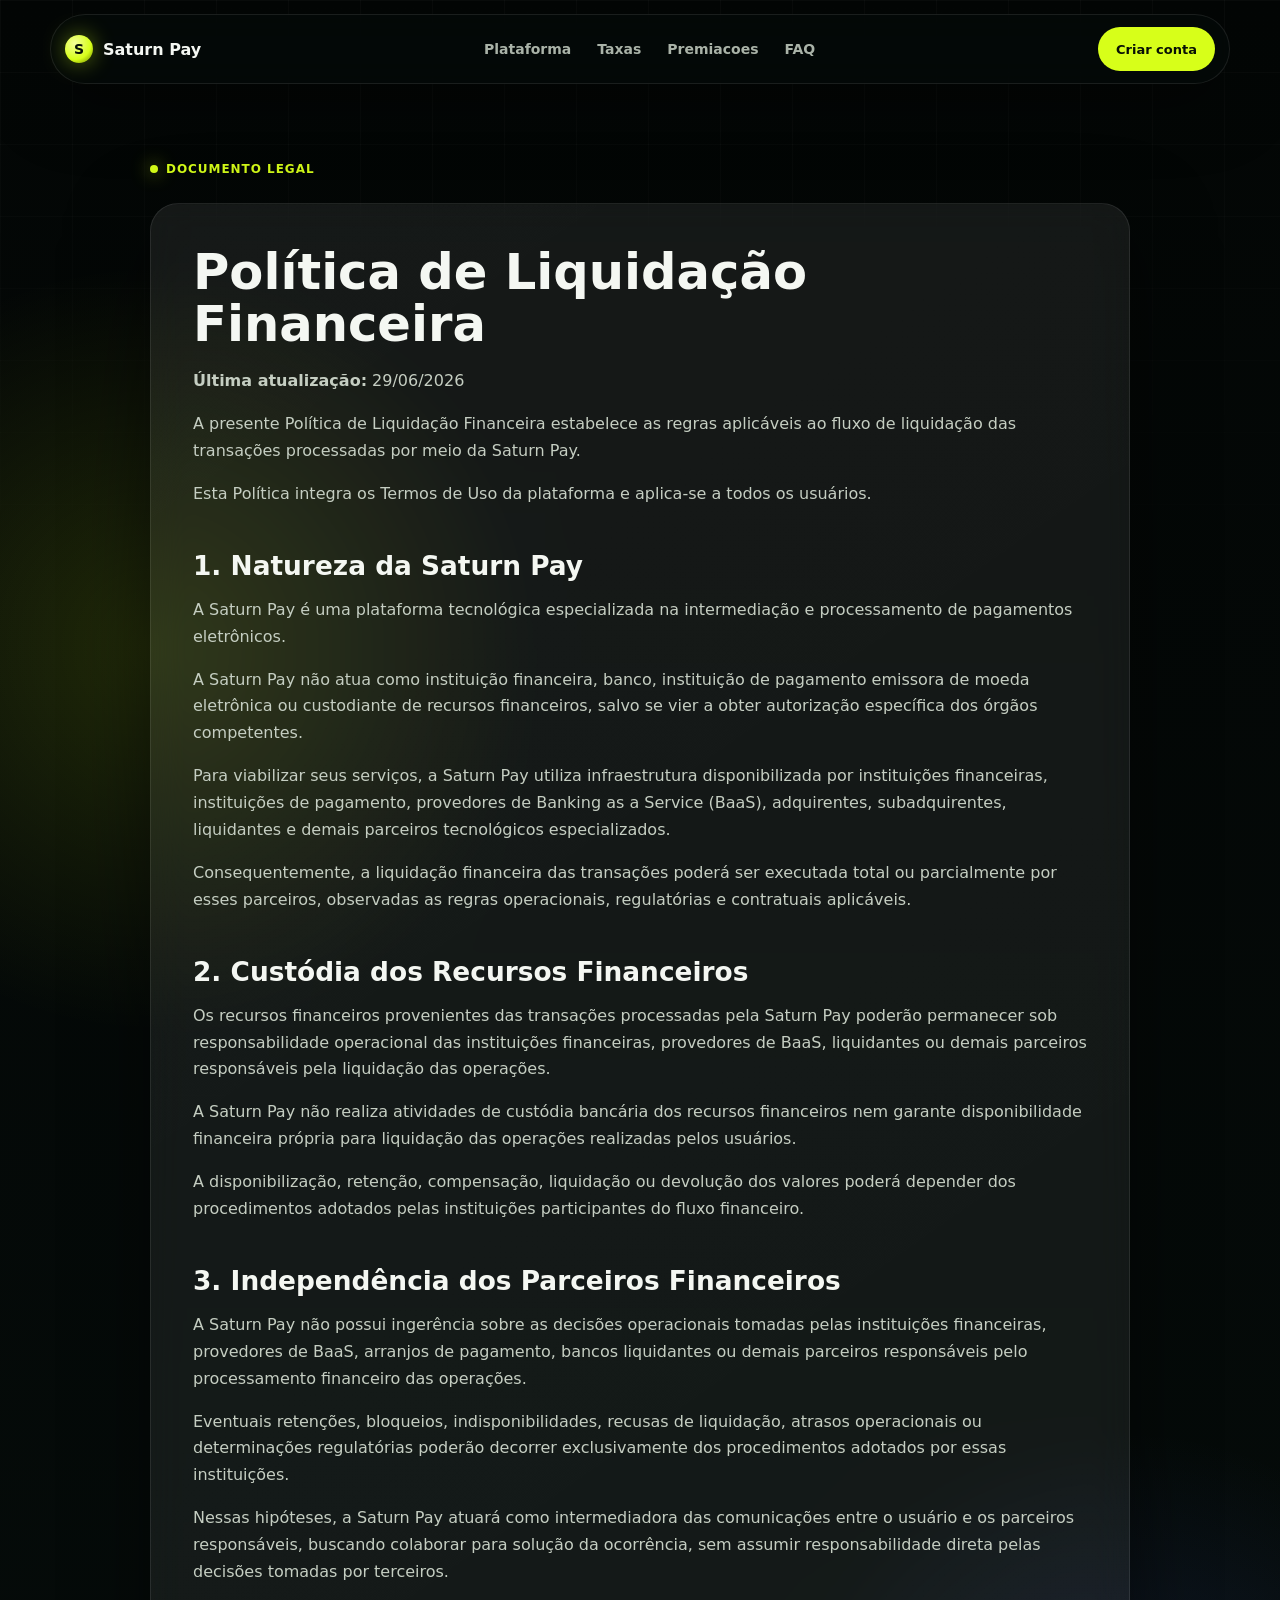
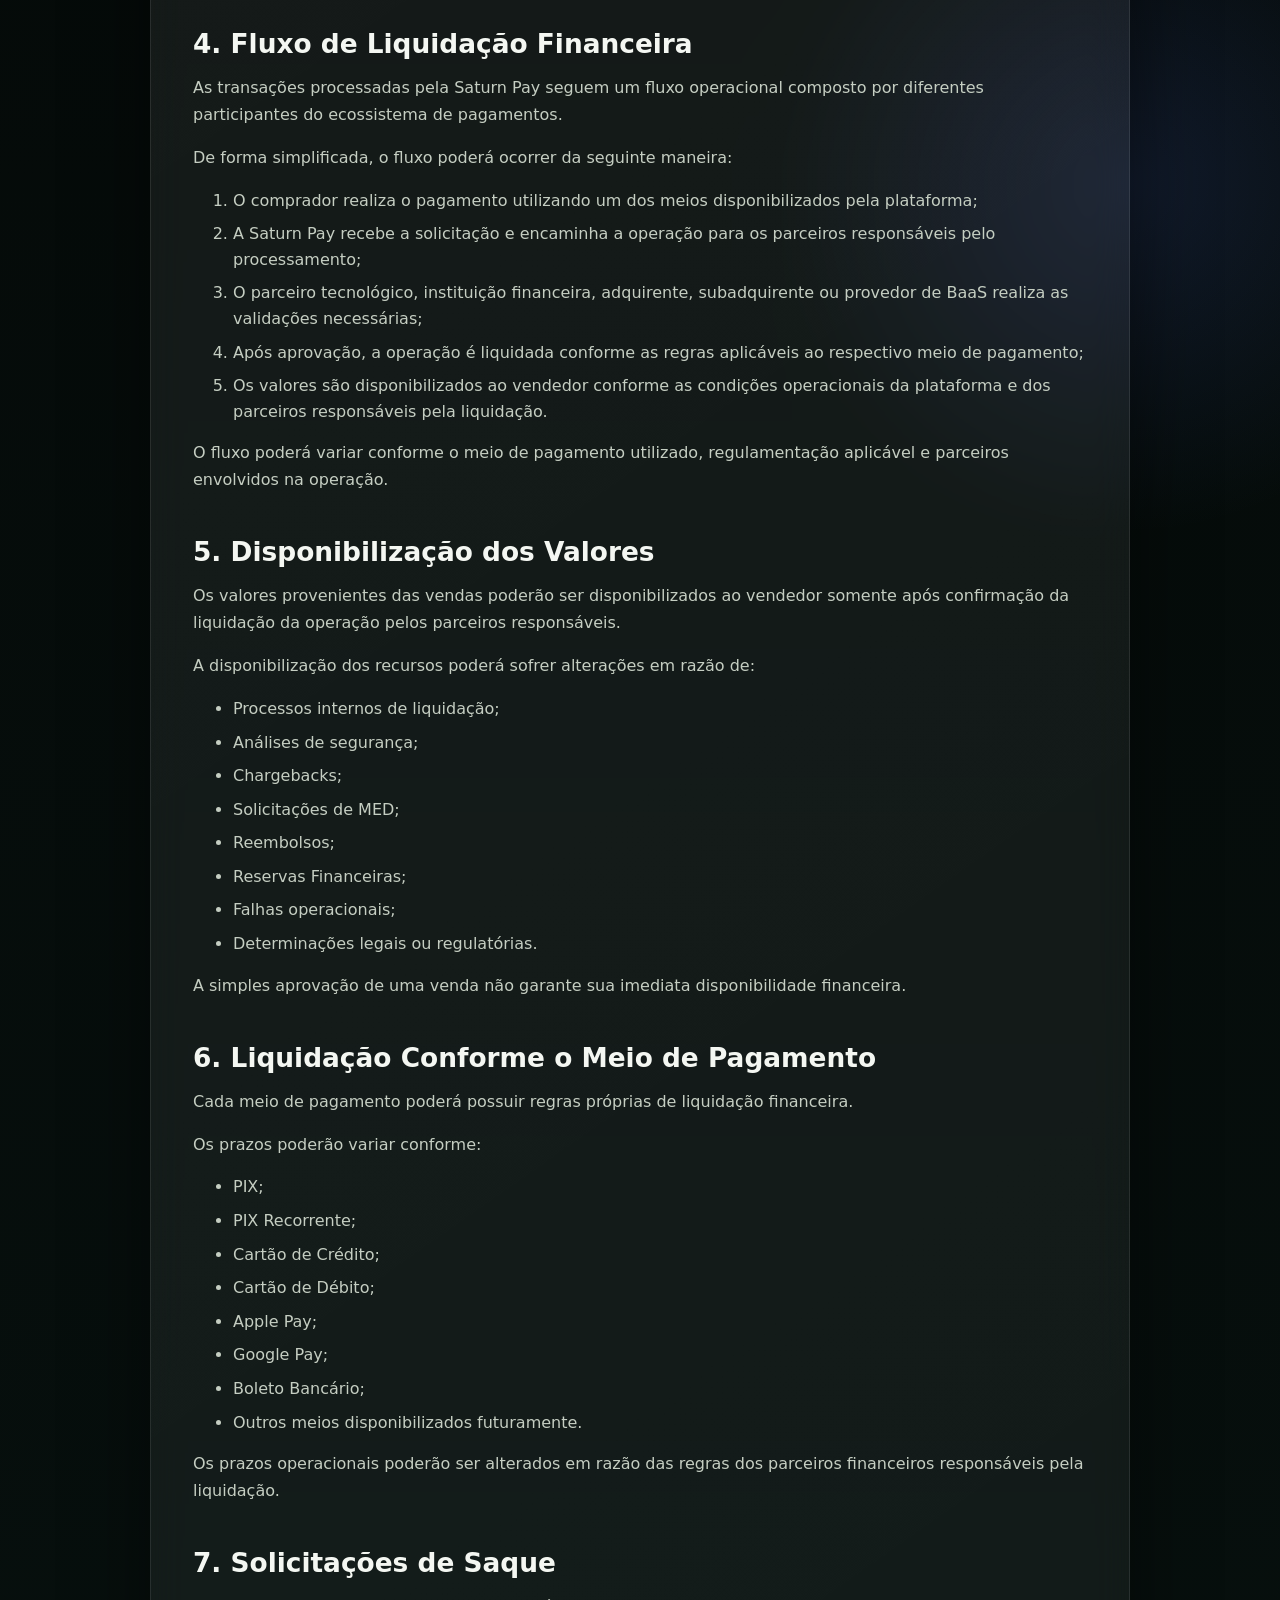
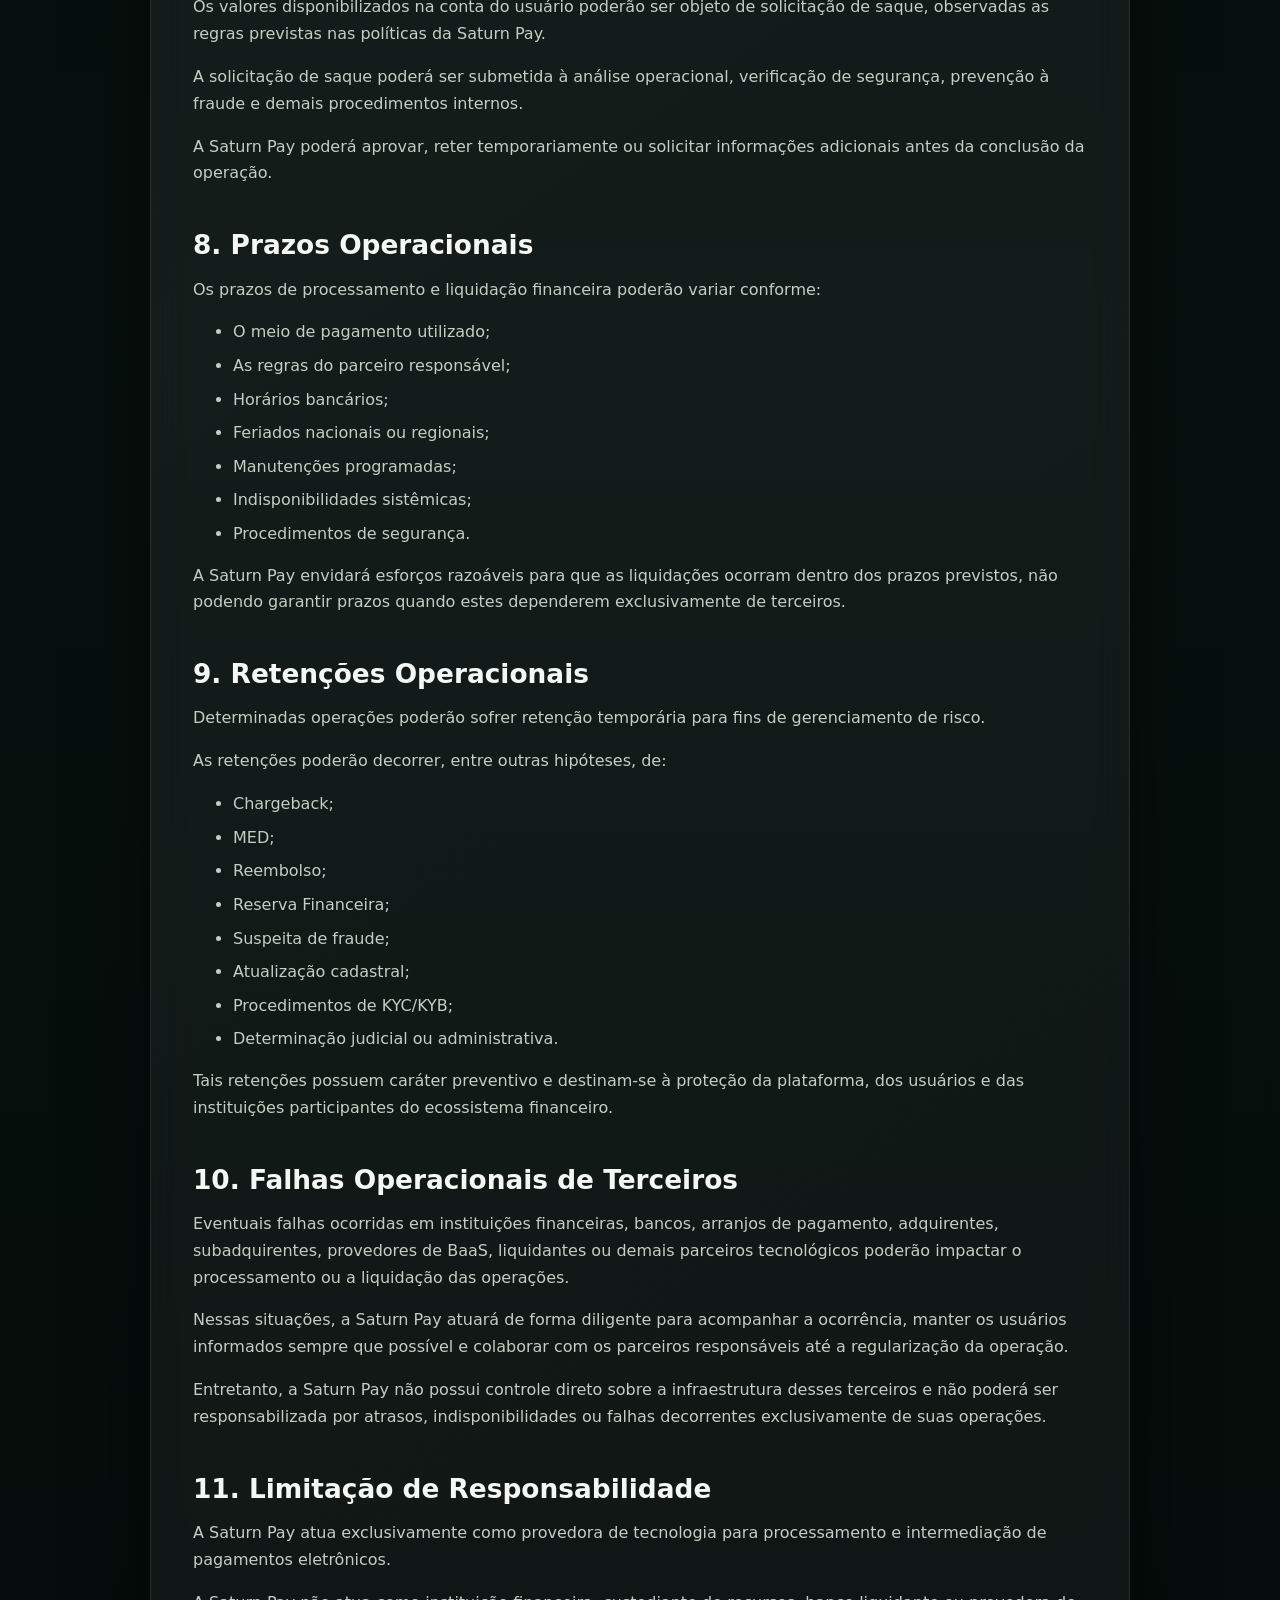
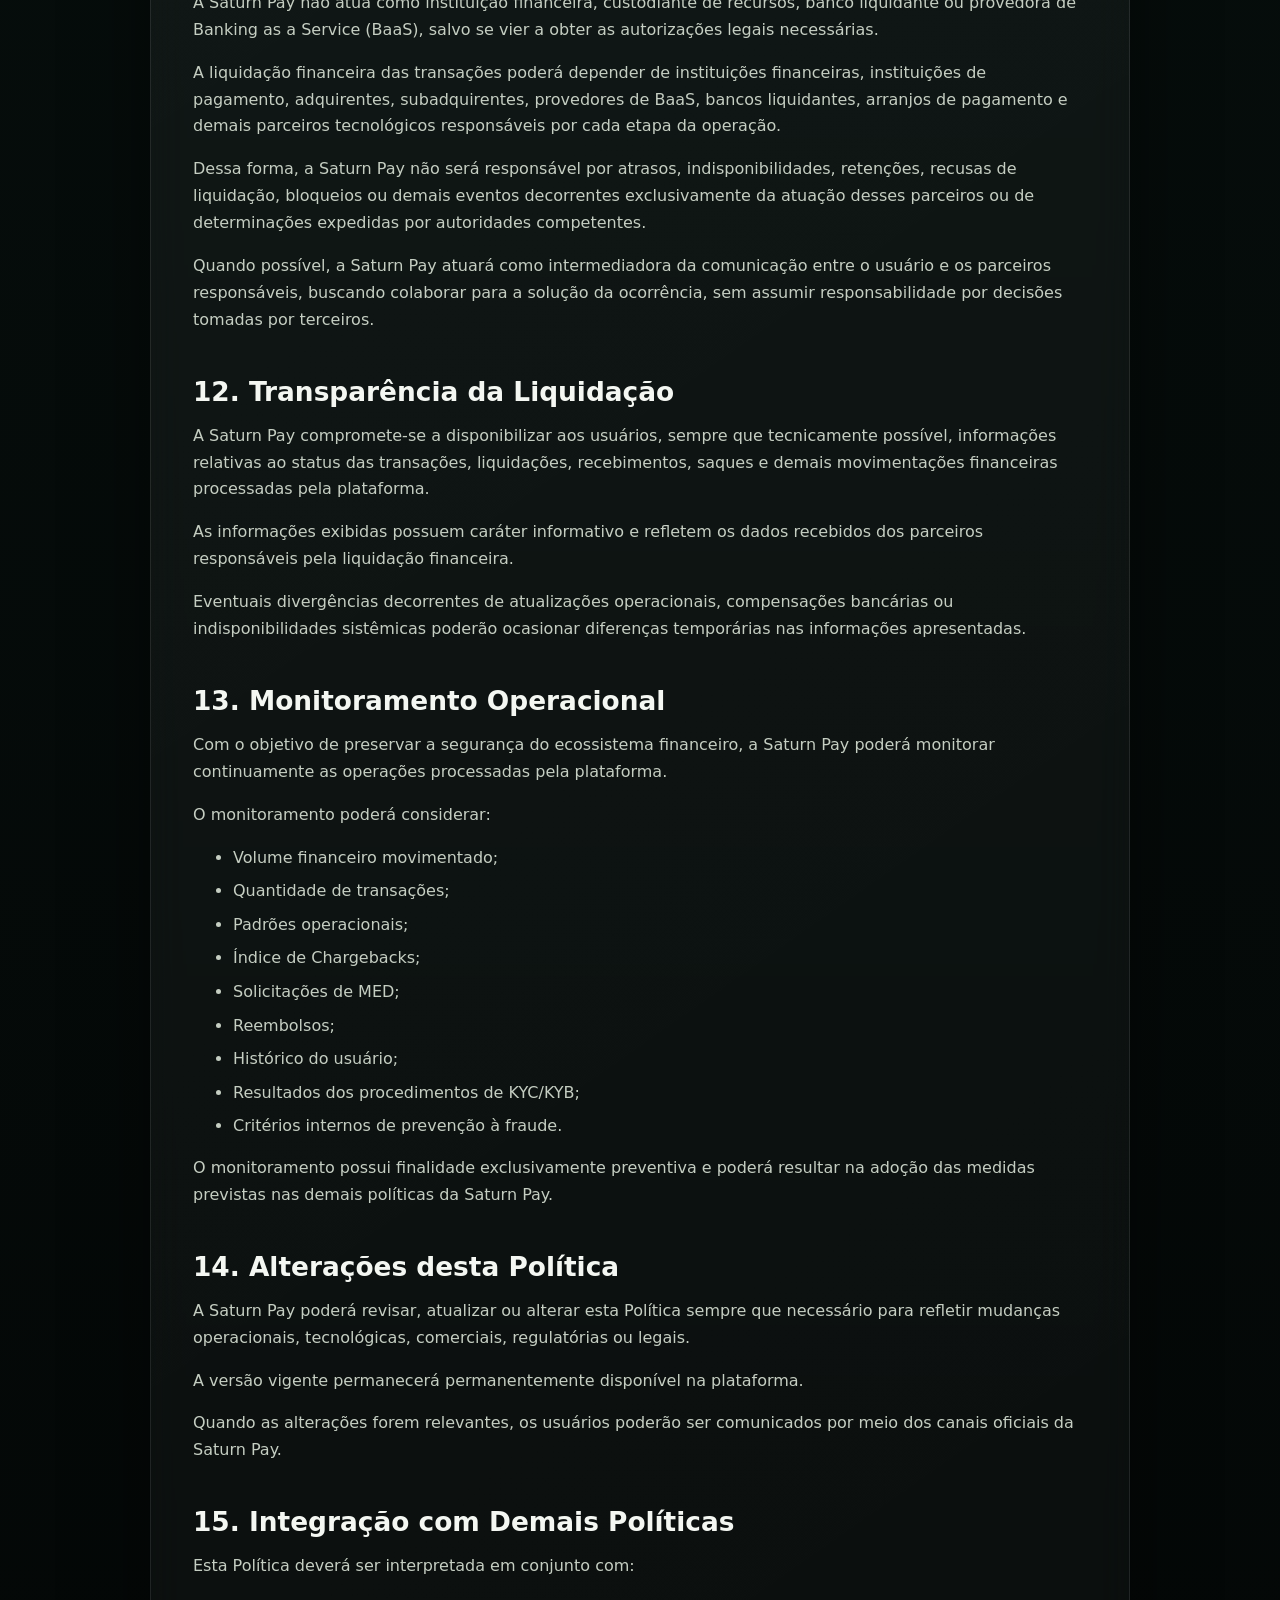
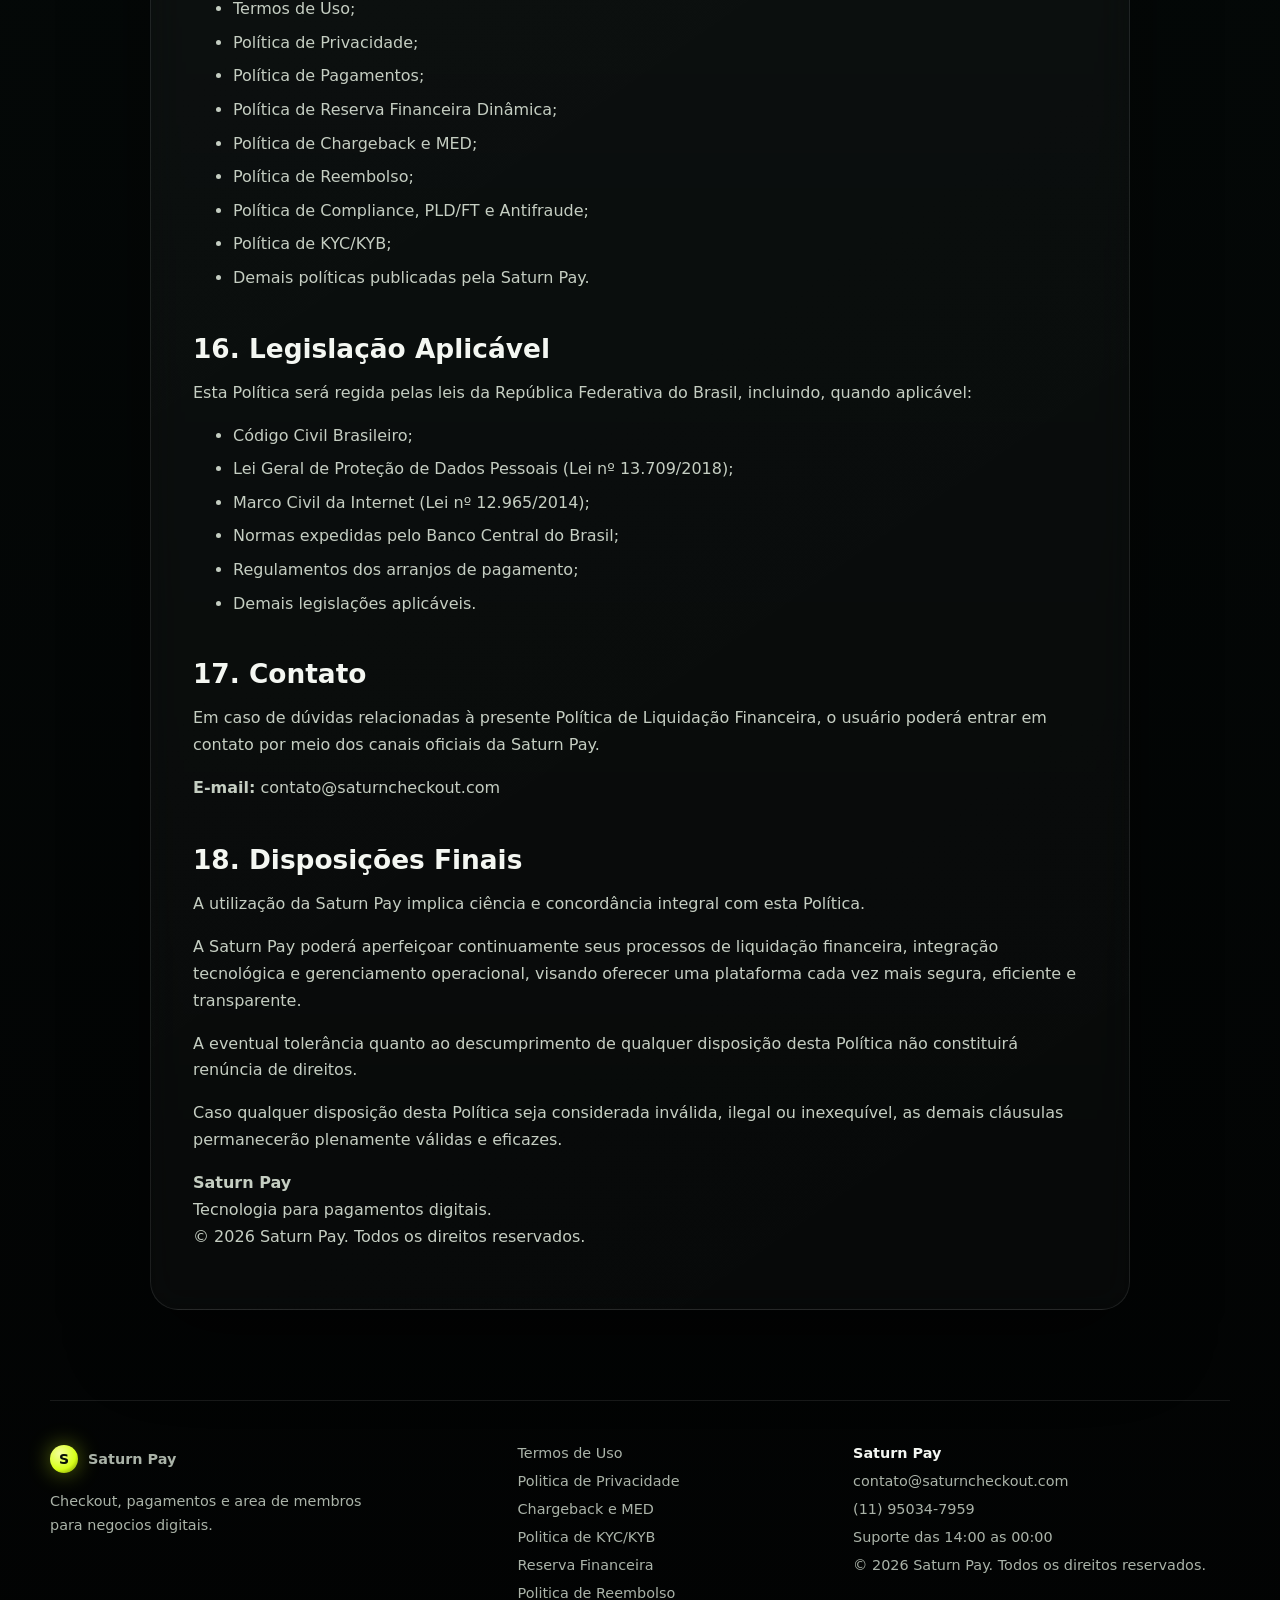
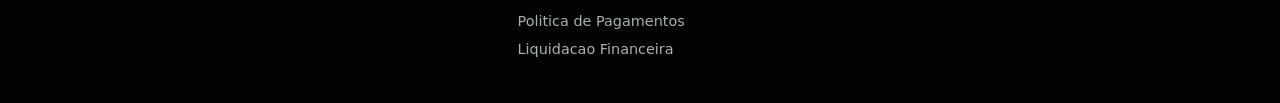
<file: politica-liquidacao-financeira.html>
<!doctype html>
<html lang="pt-BR">
  <head>
    <meta charset="UTF-8" />
    <meta name="viewport" content="width=device-width, initial-scale=1.0" />
    <title>Politica de Liquidacao Financeira - Saturn Pay</title>
    <meta name="description" content="Politica de Liquidacao Financeira da Saturn Pay." />
    <link rel="stylesheet" href="./styles.css" />
  </head>
  <body>
    <div class="site-shell">
      <header class="header">
        <a class="brand" href="./index.html" aria-label="Saturn Pay">
          <span class="brand-mark">S</span>
          <span>Saturn Pay</span>
        </a>
        <button class="menu-toggle" type="button" aria-label="Abrir menu" aria-expanded="false">
          <span></span>
          <span></span>
        </button>
        <nav class="nav" aria-label="Navegacao principal">
          <a href="./index.html#solucoes">Plataforma</a>
          <a href="./index.html#taxas">Taxas</a>
          <a href="./index.html#premiacoes">Premiacoes</a>
          <a href="./index.html#faq">FAQ</a>
        </nav>
        <a class="header-cta" href="https://saturncheckout.com/cadastro">Criar conta</a>
      </header>

      <main class="policy-main">
        <section class="policy-hero">
          <span class="eyebrow">Documento legal</span>
        </section>
        <article class="policy-card">
<h1>Política de Liquidação Financeira</h1>

<p><strong>Última atualização:</strong> 29/06/2026</p>

<p>A presente Política de Liquidação Financeira estabelece as regras aplicáveis ao fluxo de liquidação das transações processadas por meio da Saturn Pay.</p>

<p>Esta Política integra os Termos de Uso da plataforma e aplica-se a todos os usuários.</p>



<h2>1. Natureza da Saturn Pay</h2>

<p>A Saturn Pay é uma plataforma tecnológica especializada na intermediação e processamento de pagamentos eletrônicos.</p>

<p>A Saturn Pay não atua como instituição financeira, banco, instituição de pagamento emissora de moeda eletrônica ou custodiante de recursos financeiros, salvo se vier a obter autorização específica dos órgãos competentes.</p>

<p>Para viabilizar seus serviços, a Saturn Pay utiliza infraestrutura disponibilizada por instituições financeiras, instituições de pagamento, provedores de Banking as a Service (BaaS), adquirentes, subadquirentes, liquidantes e demais parceiros tecnológicos especializados.</p>

<p>Consequentemente, a liquidação financeira das transações poderá ser executada total ou parcialmente por esses parceiros, observadas as regras operacionais, regulatórias e contratuais aplicáveis.</p>



<h2>2. Custódia dos Recursos Financeiros</h2>

<p>Os recursos financeiros provenientes das transações processadas pela Saturn Pay poderão permanecer sob responsabilidade operacional das instituições financeiras, provedores de BaaS, liquidantes ou demais parceiros responsáveis pela liquidação das operações.</p>

<p>A Saturn Pay não realiza atividades de custódia bancária dos recursos financeiros nem garante disponibilidade financeira própria para liquidação das operações realizadas pelos usuários.</p>

<p>A disponibilização, retenção, compensação, liquidação ou devolução dos valores poderá depender dos procedimentos adotados pelas instituições participantes do fluxo financeiro.</p>

<h2>3. Independência dos Parceiros Financeiros</h2>

<p>A Saturn Pay não possui ingerência sobre as decisões operacionais tomadas pelas instituições financeiras, provedores de BaaS, arranjos de pagamento, bancos liquidantes ou demais parceiros responsáveis pelo processamento financeiro das operações.</p>

<p>Eventuais retenções, bloqueios, indisponibilidades, recusas de liquidação, atrasos operacionais ou determinações regulatórias poderão decorrer exclusivamente dos procedimentos adotados por essas instituições.</p>

<p>Nessas hipóteses, a Saturn Pay atuará como intermediadora das comunicações entre o usuário e os parceiros responsáveis, buscando colaborar para solução da ocorrência, sem assumir responsabilidade direta pelas decisões tomadas por terceiros.</p>



<h2>4. Fluxo de Liquidação Financeira</h2>

<p>As transações processadas pela Saturn Pay seguem um fluxo operacional composto por diferentes participantes do ecossistema de pagamentos.</p>

<p>De forma simplificada, o fluxo poderá ocorrer da seguinte maneira:</p>

<ol>

<li>O comprador realiza o pagamento utilizando um dos meios disponibilizados pela plataforma;</li>

<li>A Saturn Pay recebe a solicitação e encaminha a operação para os parceiros responsáveis pelo processamento;</li>

<li>O parceiro tecnológico, instituição financeira, adquirente, subadquirente ou provedor de BaaS realiza as validações necessárias;</li>

<li>Após aprovação, a operação é liquidada conforme as regras aplicáveis ao respectivo meio de pagamento;</li>

<li>Os valores são disponibilizados ao vendedor conforme as condições operacionais da plataforma e dos parceiros responsáveis pela liquidação.</li>

</ol>

<p>O fluxo poderá variar conforme o meio de pagamento utilizado, regulamentação aplicável e parceiros envolvidos na operação.</p>



<h2>5. Disponibilização dos Valores</h2>

<p>Os valores provenientes das vendas poderão ser disponibilizados ao vendedor somente após confirmação da liquidação da operação pelos parceiros responsáveis.</p>

<p>A disponibilização dos recursos poderá sofrer alterações em razão de:</p>

<ul>

<li>Processos internos de liquidação;</li>

<li>Análises de segurança;</li>

<li>Chargebacks;</li>

<li>Solicitações de MED;</li>

<li>Reembolsos;</li>

<li>Reservas Financeiras;</li>

<li>Falhas operacionais;</li>

<li>Determinações legais ou regulatórias.</li>

</ul>

<p>A simples aprovação de uma venda não garante sua imediata disponibilidade financeira.</p>



<h2>6. Liquidação Conforme o Meio de Pagamento</h2>

<p>Cada meio de pagamento poderá possuir regras próprias de liquidação financeira.</p>

<p>Os prazos poderão variar conforme:</p>

<ul>

<li>PIX;</li>

<li>PIX Recorrente;</li>

<li>Cartão de Crédito;</li>

<li>Cartão de Débito;</li>

<li>Apple Pay;</li>

<li>Google Pay;</li>

<li>Boleto Bancário;</li>

<li>Outros meios disponibilizados futuramente.</li>

</ul>

<p>Os prazos operacionais poderão ser alterados em razão das regras dos parceiros financeiros responsáveis pela liquidação.</p>



<h2>7. Solicitações de Saque</h2>

<p>Os valores disponibilizados na conta do usuário poderão ser objeto de solicitação de saque, observadas as regras previstas nas políticas da Saturn Pay.</p>

<p>A solicitação de saque poderá ser submetida à análise operacional, verificação de segurança, prevenção à fraude e demais procedimentos internos.</p>

<p>A Saturn Pay poderá aprovar, reter temporariamente ou solicitar informações adicionais antes da conclusão da operação.</p>



<h2>8. Prazos Operacionais</h2>

<p>Os prazos de processamento e liquidação financeira poderão variar conforme:</p>

<ul>

<li>O meio de pagamento utilizado;</li>

<li>As regras do parceiro responsável;</li>

<li>Horários bancários;</li>

<li>Feriados nacionais ou regionais;</li>

<li>Manutenções programadas;</li>

<li>Indisponibilidades sistêmicas;</li>

<li>Procedimentos de segurança.</li>

</ul>

<p>A Saturn Pay envidará esforços razoáveis para que as liquidações ocorram dentro dos prazos previstos, não podendo garantir prazos quando estes dependerem exclusivamente de terceiros.</p>



<h2>9. Retenções Operacionais</h2>

<p>Determinadas operações poderão sofrer retenção temporária para fins de gerenciamento de risco.</p>

<p>As retenções poderão decorrer, entre outras hipóteses, de:</p>

<ul>

<li>Chargeback;</li>

<li>MED;</li>

<li>Reembolso;</li>

<li>Reserva Financeira;</li>

<li>Suspeita de fraude;</li>

<li>Atualização cadastral;</li>

<li>Procedimentos de KYC/KYB;</li>

<li>Determinação judicial ou administrativa.</li>

</ul>

<p>Tais retenções possuem caráter preventivo e destinam-se à proteção da plataforma, dos usuários e das instituições participantes do ecossistema financeiro.</p>



<h2>10. Falhas Operacionais de Terceiros</h2>

<p>Eventuais falhas ocorridas em instituições financeiras, bancos, arranjos de pagamento, adquirentes, subadquirentes, provedores de BaaS, liquidantes ou demais parceiros tecnológicos poderão impactar o processamento ou a liquidação das operações.</p>

<p>Nessas situações, a Saturn Pay atuará de forma diligente para acompanhar a ocorrência, manter os usuários informados sempre que possível e colaborar com os parceiros responsáveis até a regularização da operação.</p>

<p>Entretanto, a Saturn Pay não possui controle direto sobre a infraestrutura desses terceiros e não poderá ser responsabilizada por atrasos, indisponibilidades ou falhas decorrentes exclusivamente de suas operações.</p>




<h2>11. Limitação de Responsabilidade</h2>

<p>A Saturn Pay atua exclusivamente como provedora de tecnologia para processamento e intermediação de pagamentos eletrônicos.</p>

<p>A Saturn Pay não atua como instituição financeira, custodiante de recursos, banco liquidante ou provedora de Banking as a Service (BaaS), salvo se vier a obter as autorizações legais necessárias.</p>

<p>A liquidação financeira das transações poderá depender de instituições financeiras, instituições de pagamento, adquirentes, subadquirentes, provedores de BaaS, bancos liquidantes, arranjos de pagamento e demais parceiros tecnológicos responsáveis por cada etapa da operação.</p>

<p>Dessa forma, a Saturn Pay não será responsável por atrasos, indisponibilidades, retenções, recusas de liquidação, bloqueios ou demais eventos decorrentes exclusivamente da atuação desses parceiros ou de determinações expedidas por autoridades competentes.</p>

<p>Quando possível, a Saturn Pay atuará como intermediadora da comunicação entre o usuário e os parceiros responsáveis, buscando colaborar para a solução da ocorrência, sem assumir responsabilidade por decisões tomadas por terceiros.</p>



<h2>12. Transparência da Liquidação</h2>

<p>A Saturn Pay compromete-se a disponibilizar aos usuários, sempre que tecnicamente possível, informações relativas ao status das transações, liquidações, recebimentos, saques e demais movimentações financeiras processadas pela plataforma.</p>

<p>As informações exibidas possuem caráter informativo e refletem os dados recebidos dos parceiros responsáveis pela liquidação financeira.</p>

<p>Eventuais divergências decorrentes de atualizações operacionais, compensações bancárias ou indisponibilidades sistêmicas poderão ocasionar diferenças temporárias nas informações apresentadas.</p>



<h2>13. Monitoramento Operacional</h2>

<p>Com o objetivo de preservar a segurança do ecossistema financeiro, a Saturn Pay poderá monitorar continuamente as operações processadas pela plataforma.</p>

<p>O monitoramento poderá considerar:</p>

<ul>

<li>Volume financeiro movimentado;</li>

<li>Quantidade de transações;</li>

<li>Padrões operacionais;</li>

<li>Índice de Chargebacks;</li>

<li>Solicitações de MED;</li>

<li>Reembolsos;</li>

<li>Histórico do usuário;</li>

<li>Resultados dos procedimentos de KYC/KYB;</li>

<li>Critérios internos de prevenção à fraude.</li>

</ul>

<p>O monitoramento possui finalidade exclusivamente preventiva e poderá resultar na adoção das medidas previstas nas demais políticas da Saturn Pay.</p>



<h2>14. Alterações desta Política</h2>

<p>A Saturn Pay poderá revisar, atualizar ou alterar esta Política sempre que necessário para refletir mudanças operacionais, tecnológicas, comerciais, regulatórias ou legais.</p>

<p>A versão vigente permanecerá permanentemente disponível na plataforma.</p>

<p>Quando as alterações forem relevantes, os usuários poderão ser comunicados por meio dos canais oficiais da Saturn Pay.</p>



<h2>15. Integração com Demais Políticas</h2>

<p>Esta Política deverá ser interpretada em conjunto com:</p>

<ul>

<li>Termos de Uso;</li>

<li>Política de Privacidade;</li>

<li>Política de Pagamentos;</li>

<li>Política de Reserva Financeira Dinâmica;</li>

<li>Política de Chargeback e MED;</li>

<li>Política de Reembolso;</li>

<li>Política de Compliance, PLD/FT e Antifraude;</li>

<li>Política de KYC/KYB;</li>

<li>Demais políticas publicadas pela Saturn Pay.</li>

</ul>



<h2>16. Legislação Aplicável</h2>

<p>Esta Política será regida pelas leis da República Federativa do Brasil, incluindo, quando aplicável:</p>

<ul>

<li>Código Civil Brasileiro;</li>

<li>Lei Geral de Proteção de Dados Pessoais (Lei nº 13.709/2018);</li>

<li>Marco Civil da Internet (Lei nº 12.965/2014);</li>

<li>Normas expedidas pelo Banco Central do Brasil;</li>

<li>Regulamentos dos arranjos de pagamento;</li>

<li>Demais legislações aplicáveis.</li>

</ul>



<h2>17. Contato</h2>

<p>Em caso de dúvidas relacionadas à presente Política de Liquidação Financeira, o usuário poderá entrar em contato por meio dos canais oficiais da Saturn Pay.</p>

<p><strong>E-mail:</strong> contato@saturncheckout.com</p>



<h2>18. Disposições Finais</h2>

<p>A utilização da Saturn Pay implica ciência e concordância integral com esta Política.</p>

<p>A Saturn Pay poderá aperfeiçoar continuamente seus processos de liquidação financeira, integração tecnológica e gerenciamento operacional, visando oferecer uma plataforma cada vez mais segura, eficiente e transparente.</p>

<p>A eventual tolerância quanto ao descumprimento de qualquer disposição desta Política não constituirá renúncia de direitos.</p>

<p>Caso qualquer disposição desta Política seja considerada inválida, ilegal ou inexequível, as demais cláusulas permanecerão plenamente válidas e eficazes.</p>



<p><strong>Saturn Pay</strong><br>
Tecnologia para pagamentos digitais.<br>
© 2026 Saturn Pay. Todos os direitos reservados.</p>
        </article>
      </main>

      <footer class="footer">
        <div class="footer-brand">
          <a class="brand" href="./index.html" aria-label="Saturn Pay">
            <span class="brand-mark">S</span>
            <span>Saturn Pay</span>
          </a>
          <p>Checkout, pagamentos e area de membros para negocios digitais.</p>
        </div>
        <nav class="footer-nav" aria-label="Links do rodape">
          <a href="./termos-de-uso.html">Termos de Uso</a>
          <a href="./politica-de-privacidade.html">Politica de Privacidade</a>
          <a href="./politica-chargeback-med.html">Chargeback e MED</a>
          <a href="./politica-kyc-kyb.html">Politica de KYC/KYB</a>
          <a href="./politica-reserva-financeira-dinamica.html">Reserva Financeira</a>
          <a href="./politica-reembolso.html">Politica de Reembolso</a>
          <a href="./politica-pagamentos.html">Politica de Pagamentos</a>
          <a href="./politica-liquidacao-financeira.html">Liquidacao Financeira</a>
        </nav>
        <div class="footer-contact">
          <strong>Saturn Pay</strong>
          <span>contato@saturncheckout.com</span>
          <span>(11) 95034-7959</span>
          <span>Suporte das 14:00 as 00:00</span>
          <span>© 2026 Saturn Pay. Todos os direitos reservados.</span>
        </div>
      </footer>
    </div>
    <script src="./script.js"></script>
  </body>
</html>
</file>
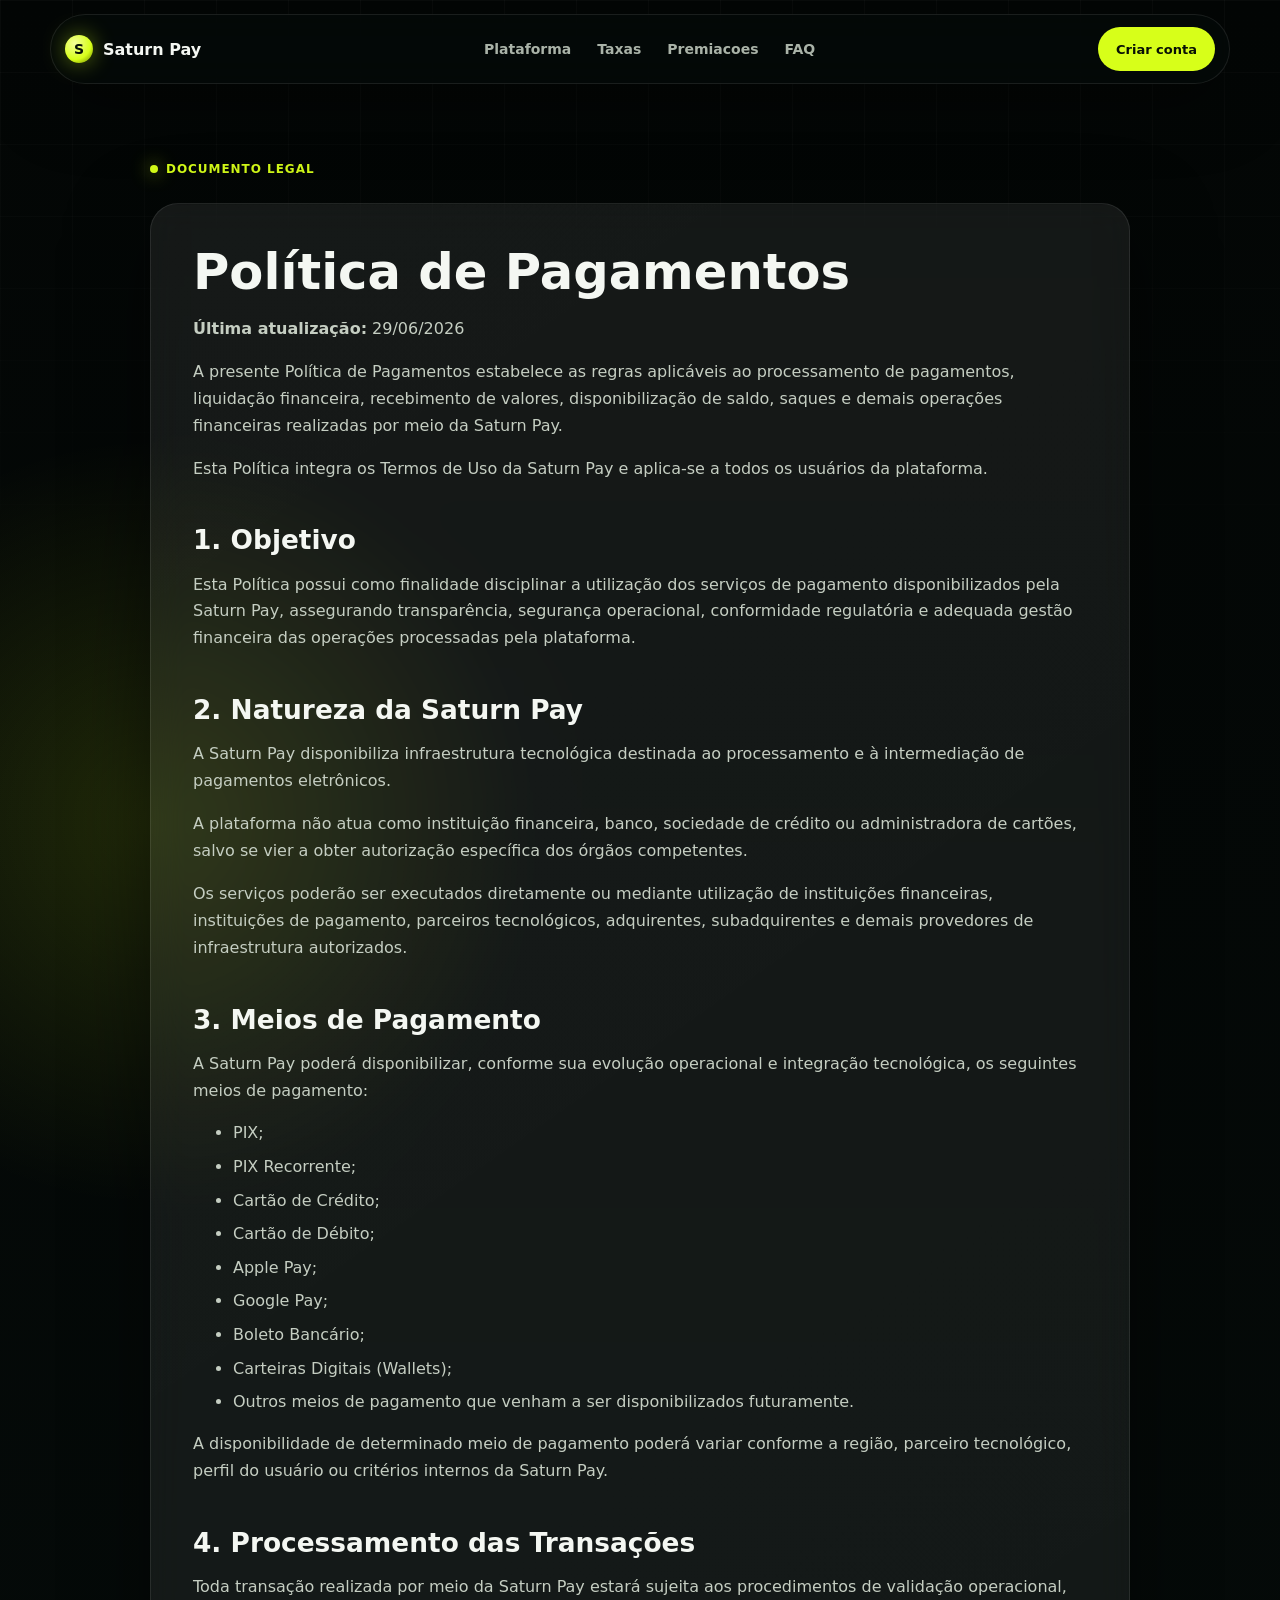
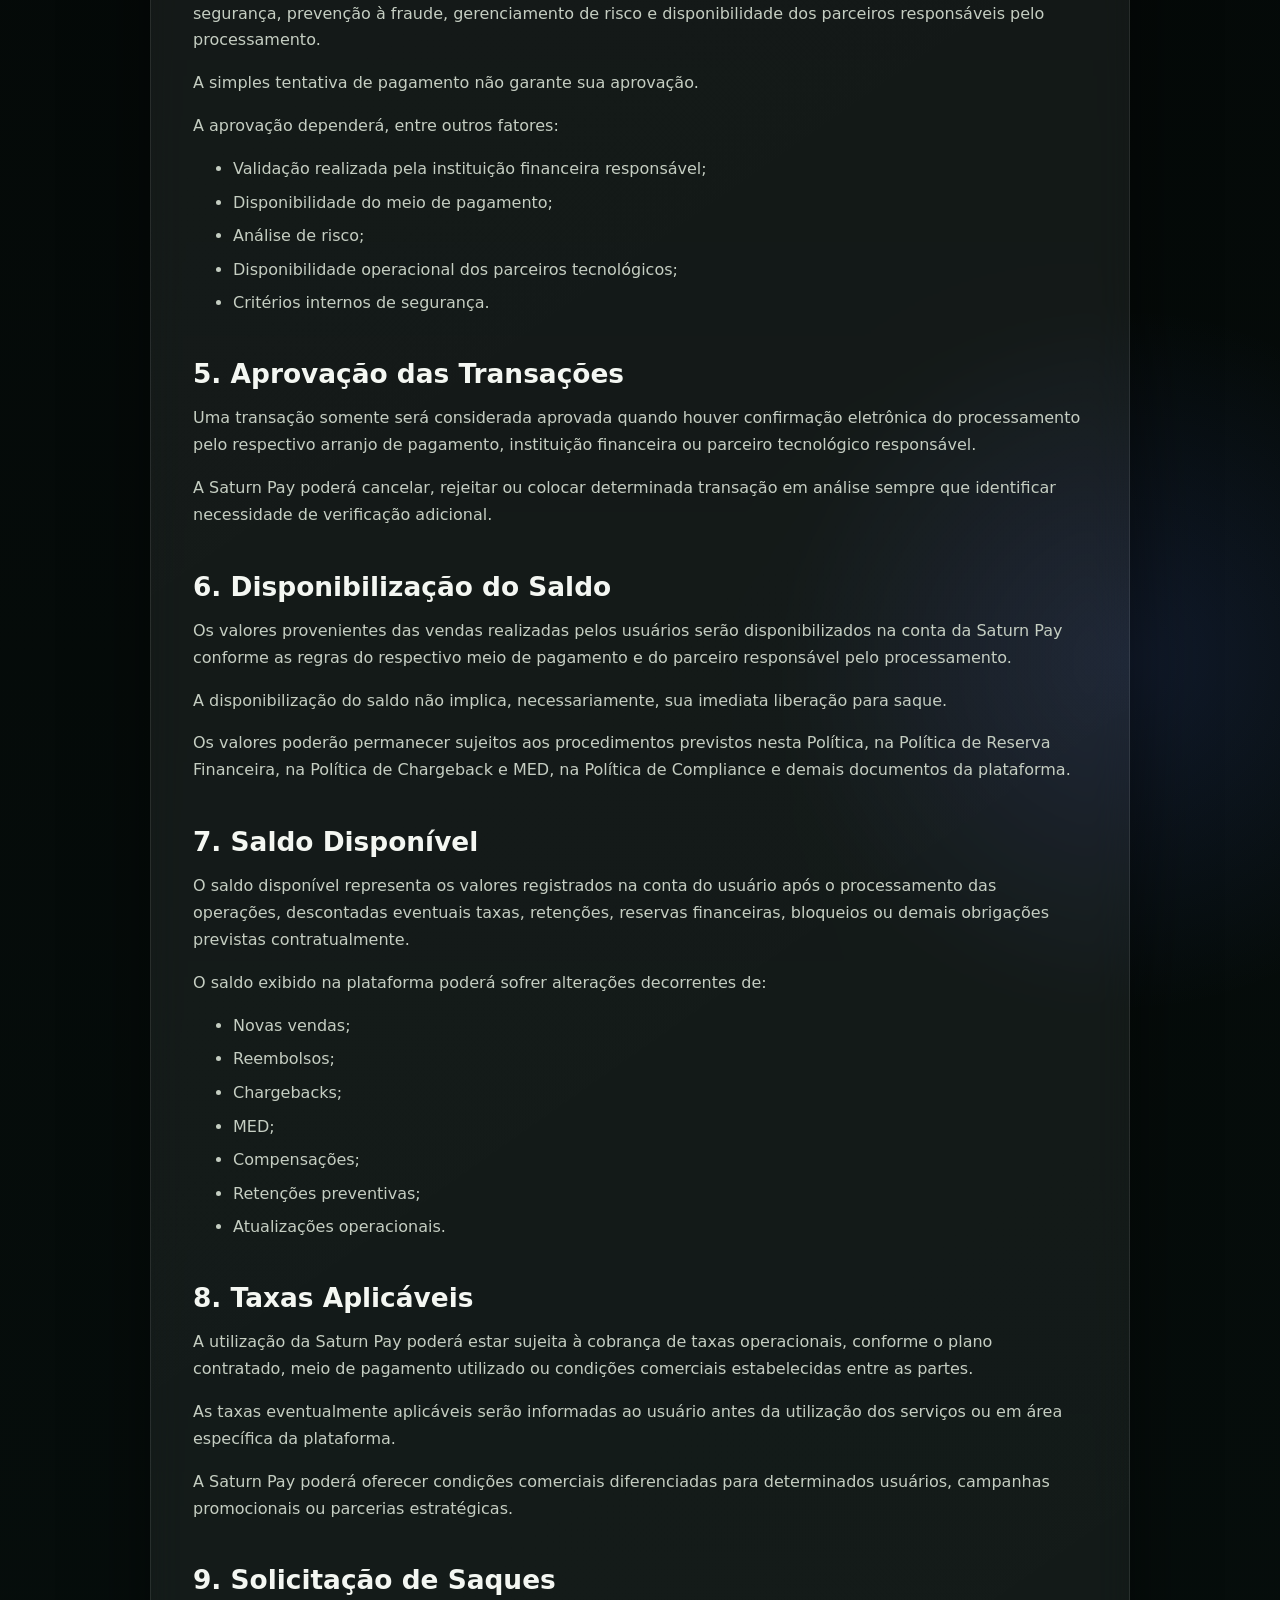
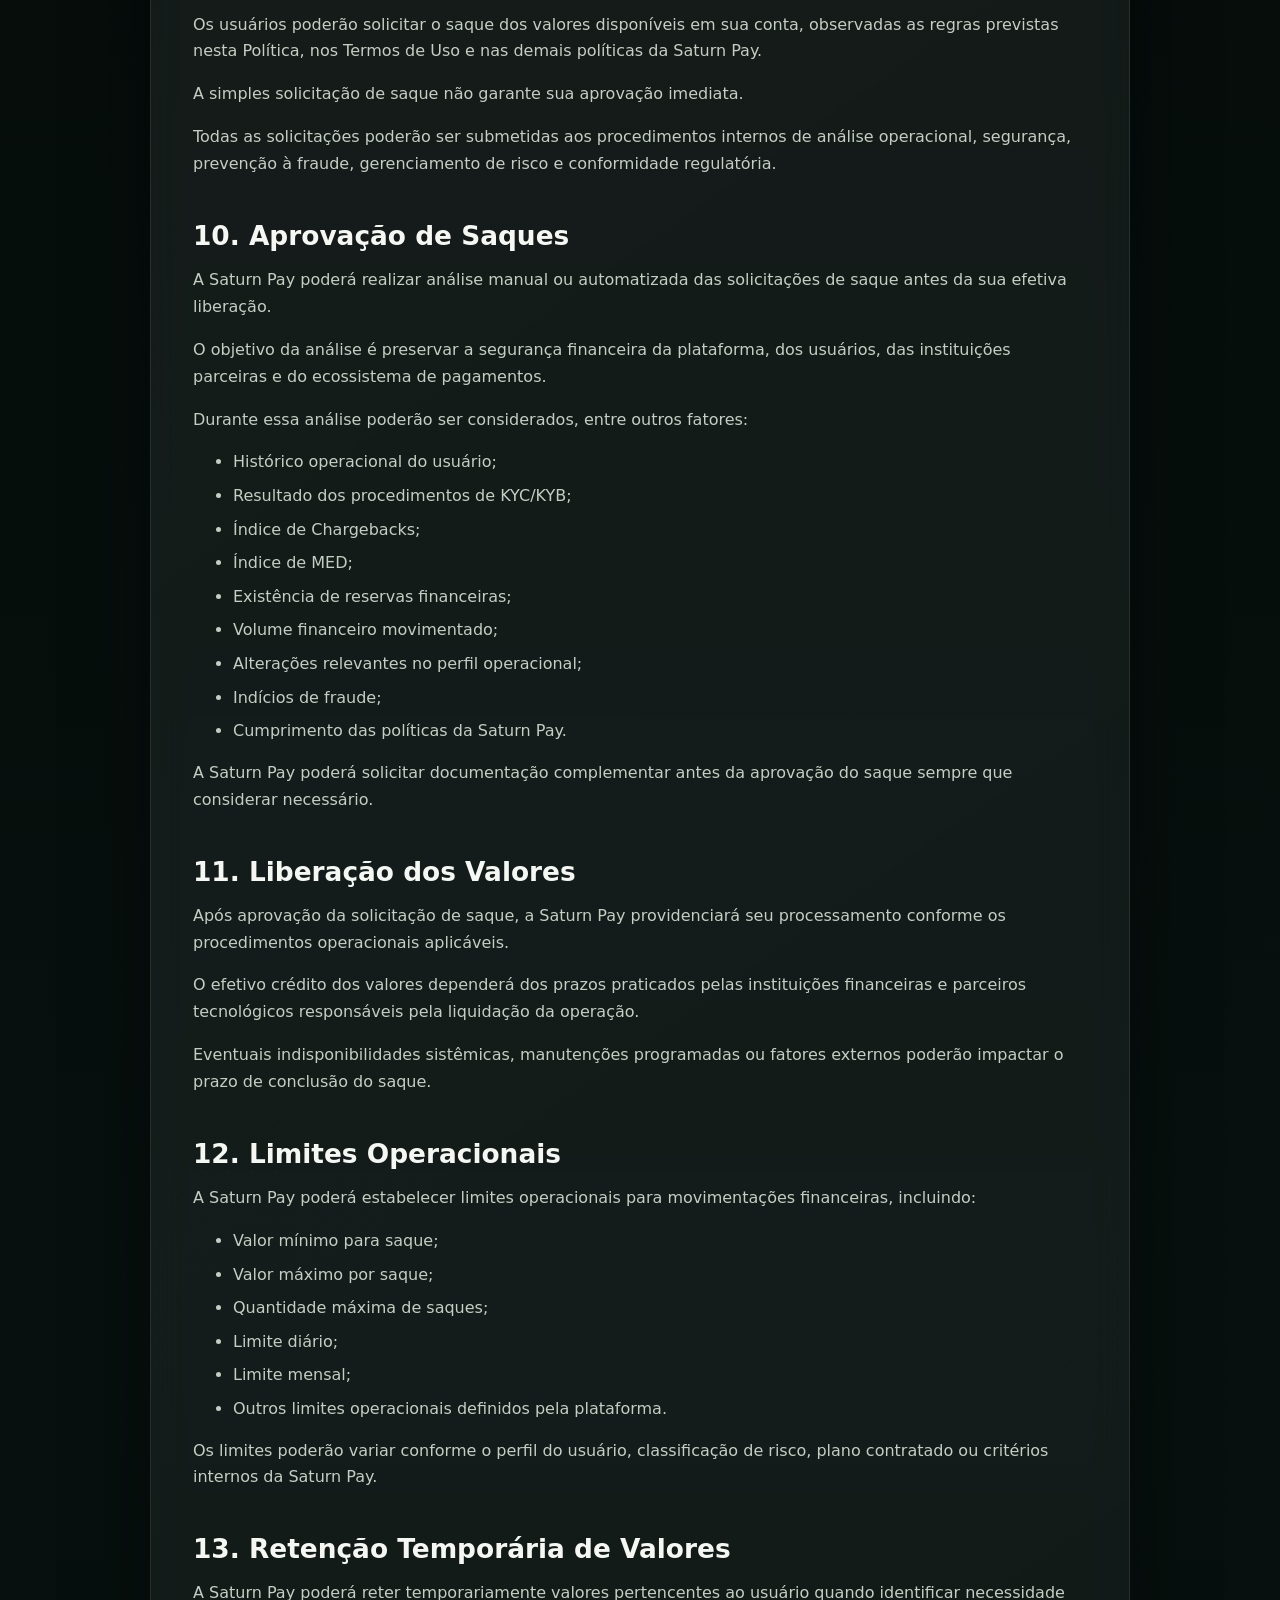
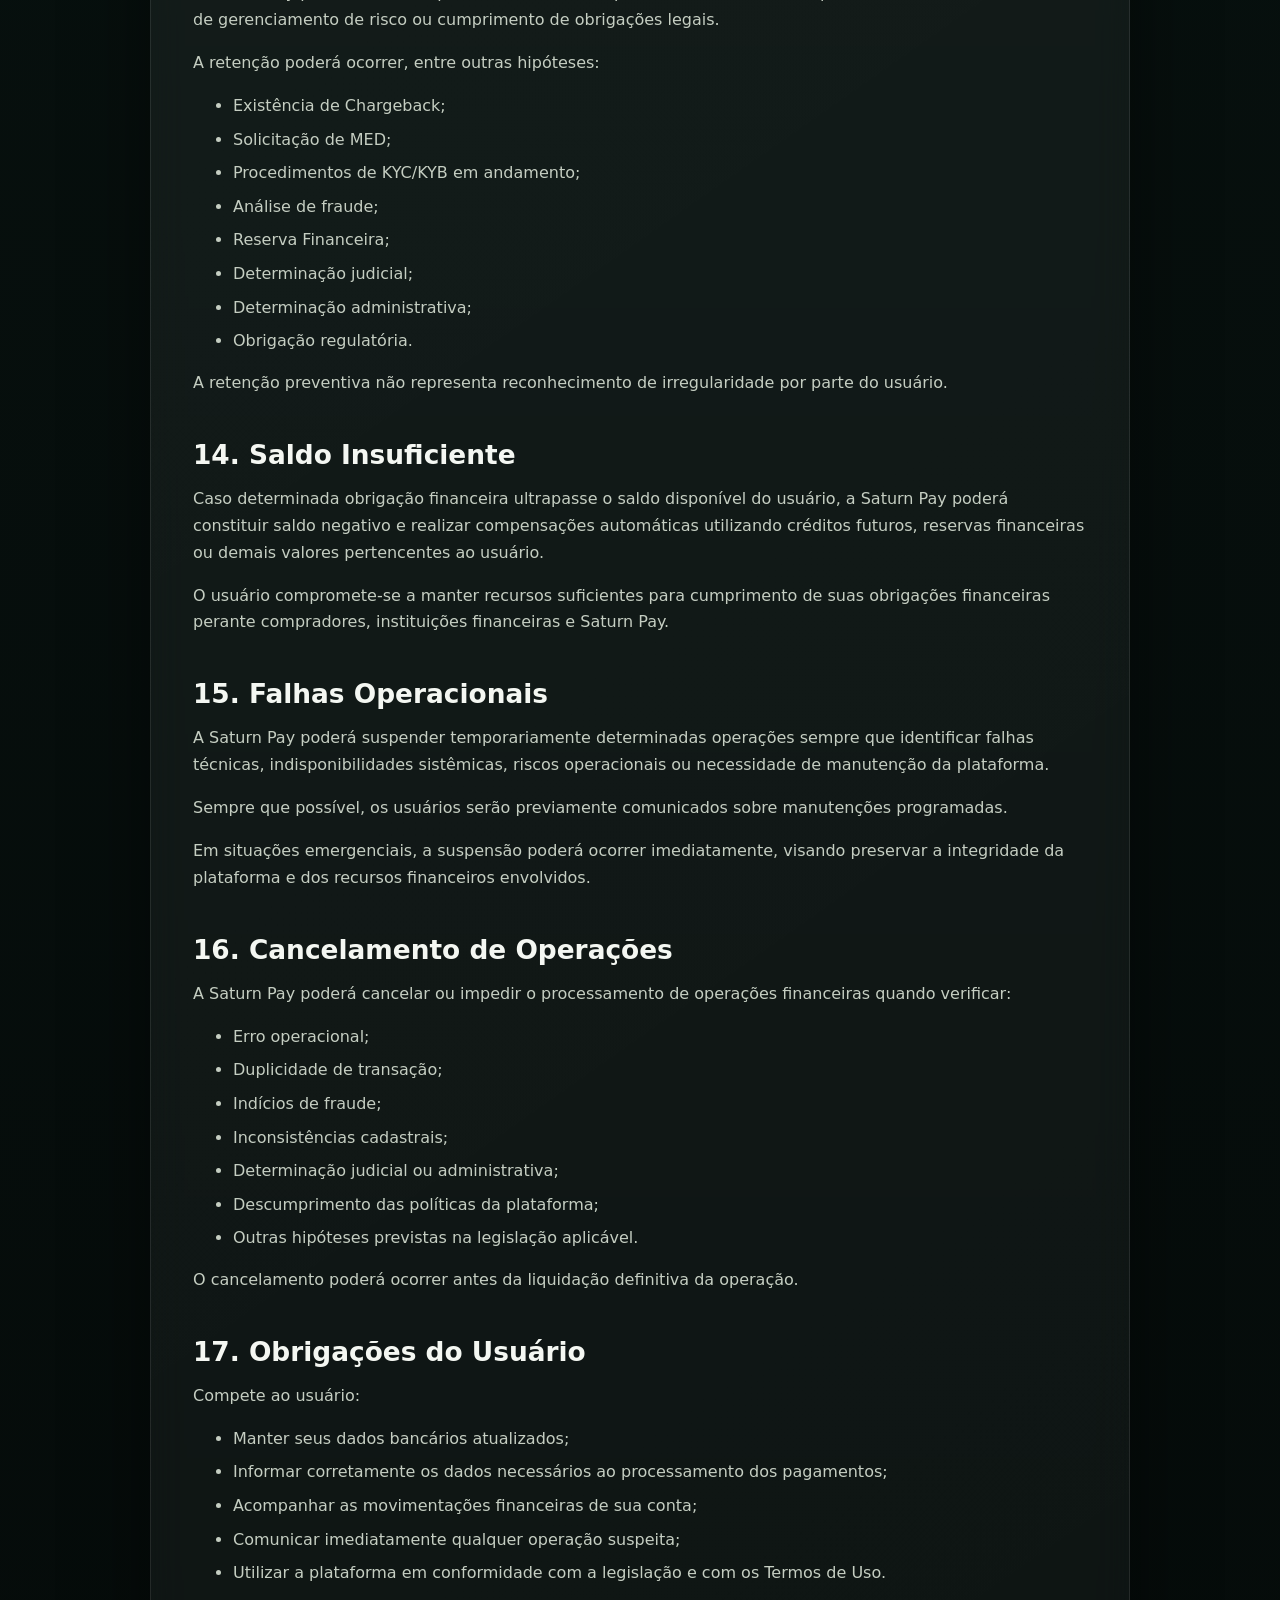
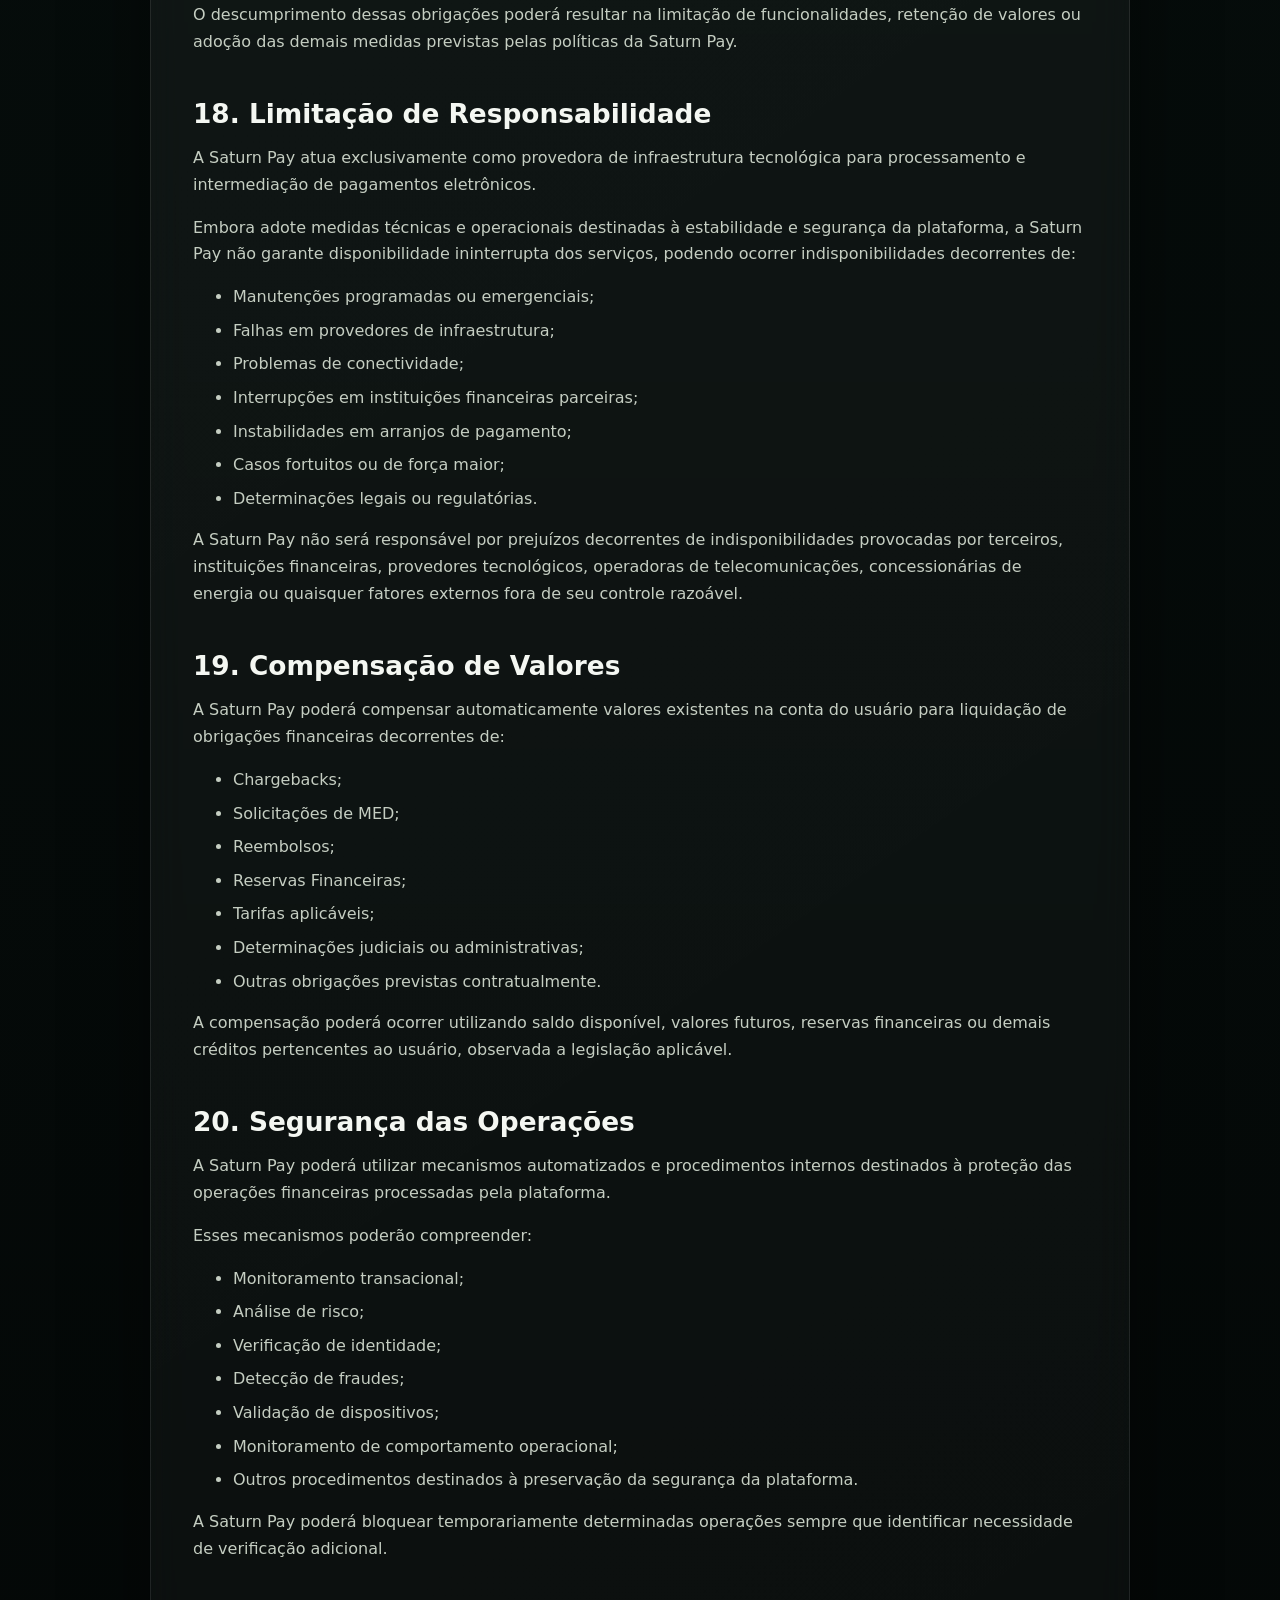
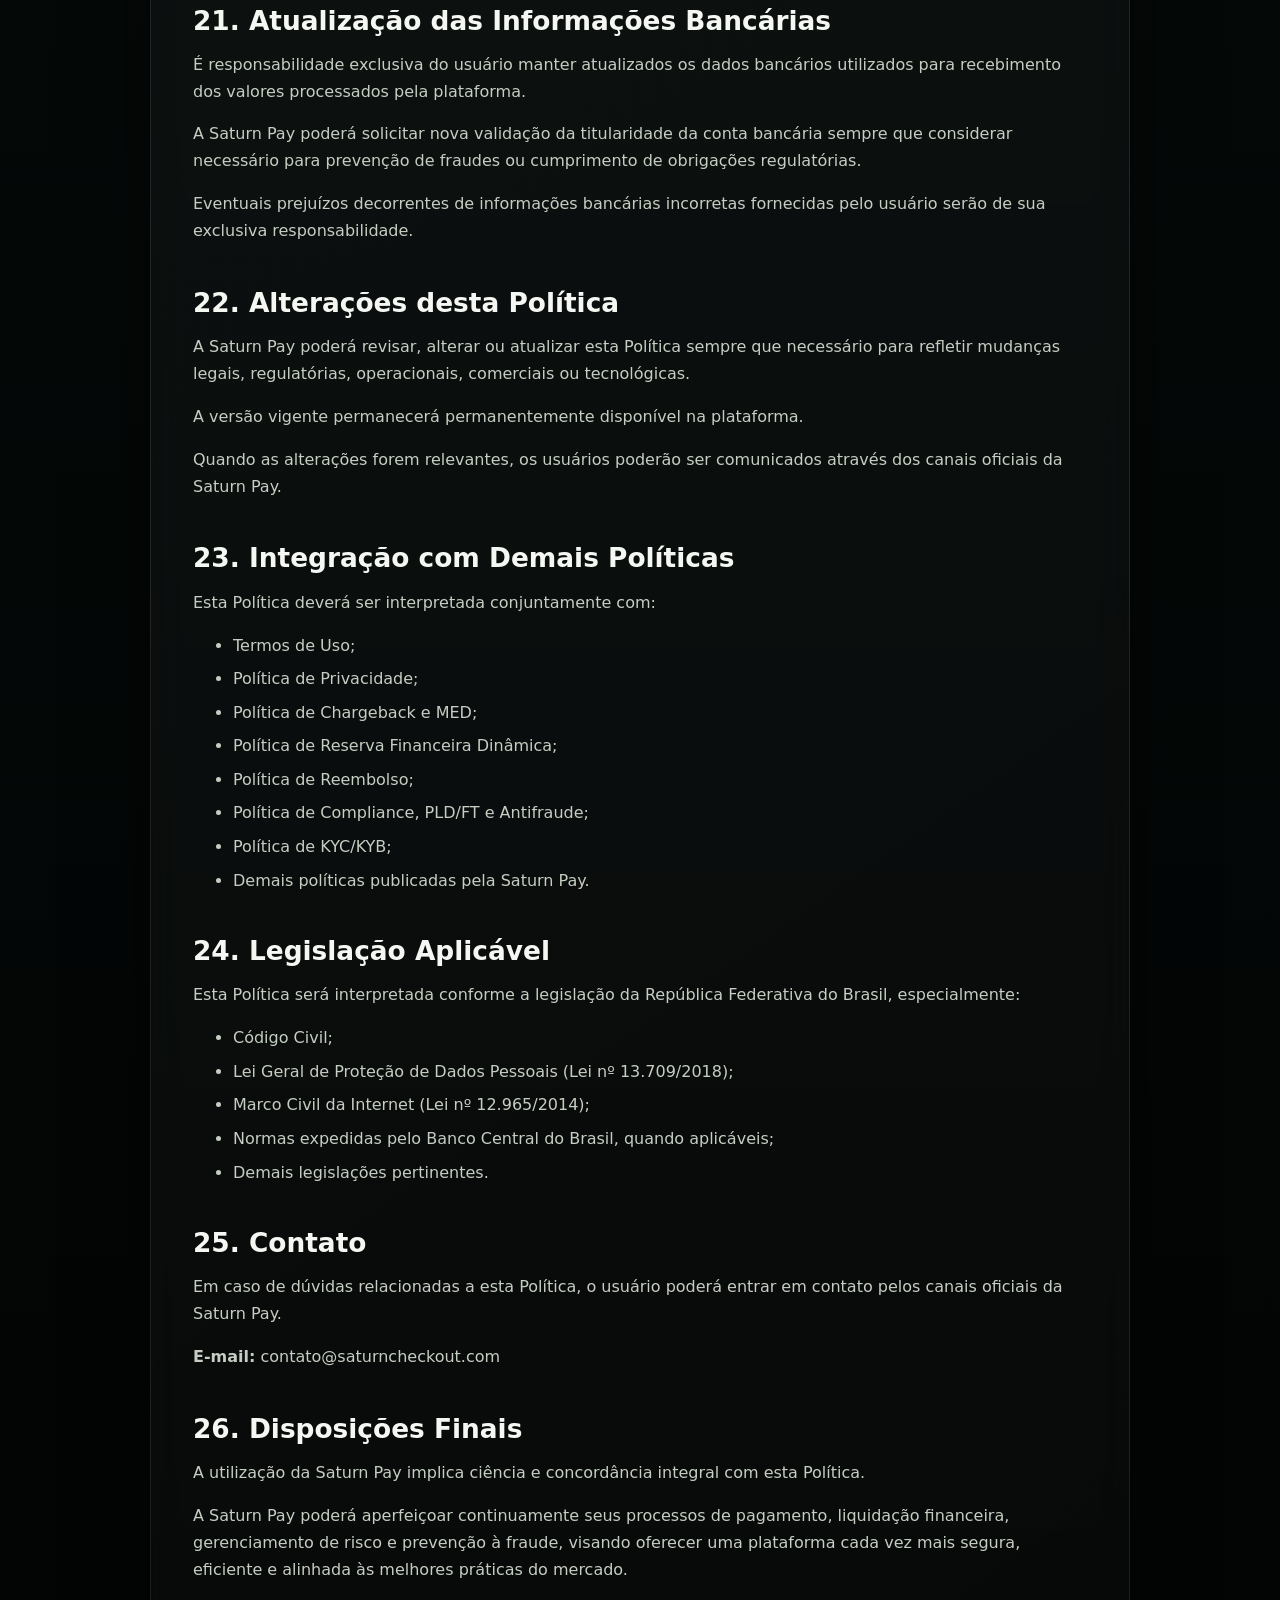
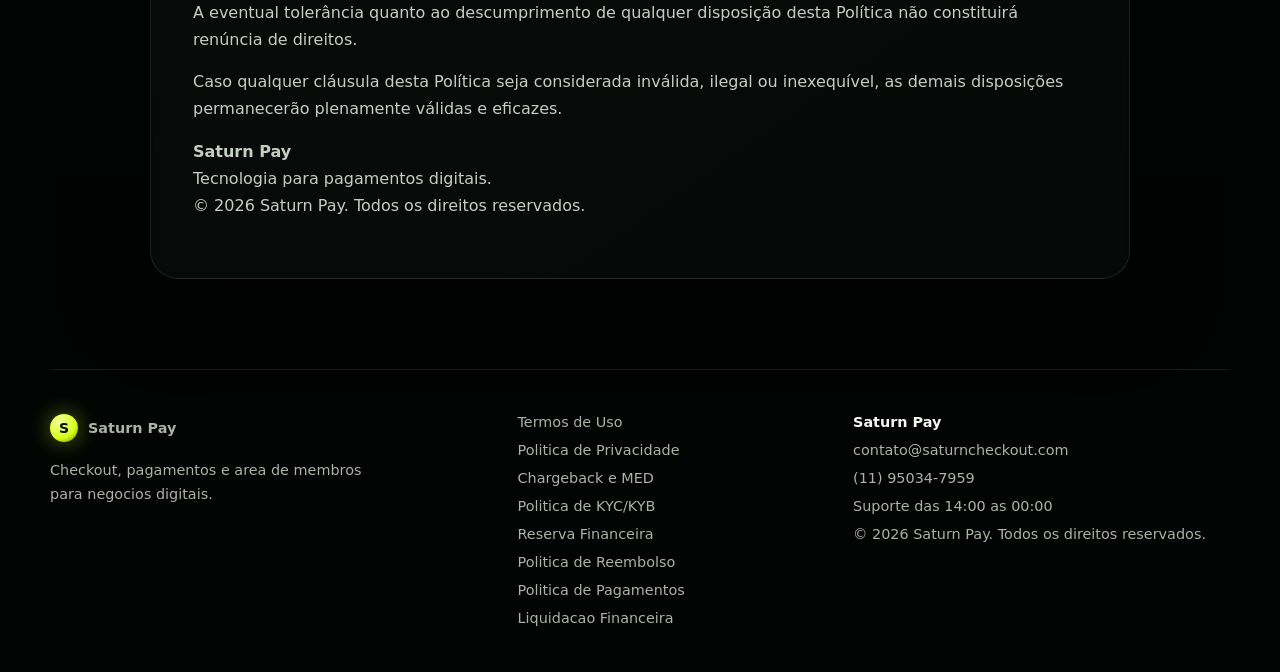
<file: politica-pagamentos.html>
<!doctype html>
<html lang="pt-BR">
  <head>
    <meta charset="UTF-8" />
    <meta name="viewport" content="width=device-width, initial-scale=1.0" />
    <title>Politica de Pagamentos - Saturn Pay</title>
    <meta name="description" content="Politica de Pagamentos da Saturn Pay." />
    <link rel="stylesheet" href="./styles.css" />
  </head>
  <body>
    <div class="site-shell">
      <header class="header">
        <a class="brand" href="./index.html" aria-label="Saturn Pay">
          <span class="brand-mark">S</span>
          <span>Saturn Pay</span>
        </a>
        <button class="menu-toggle" type="button" aria-label="Abrir menu" aria-expanded="false">
          <span></span>
          <span></span>
        </button>
        <nav class="nav" aria-label="Navegacao principal">
          <a href="./index.html#solucoes">Plataforma</a>
          <a href="./index.html#taxas">Taxas</a>
          <a href="./index.html#premiacoes">Premiacoes</a>
          <a href="./index.html#faq">FAQ</a>
        </nav>
        <a class="header-cta" href="https://saturncheckout.com/cadastro">Criar conta</a>
      </header>

      <main class="policy-main">
        <section class="policy-hero">
          <span class="eyebrow">Documento legal</span>
        </section>
        <article class="policy-card">
<h1>Política de Pagamentos</h1>

<p><strong>Última atualização:</strong> 29/06/2026</p>

<p>A presente Política de Pagamentos estabelece as regras aplicáveis ao processamento de pagamentos, liquidação financeira, recebimento de valores, disponibilização de saldo, saques e demais operações financeiras realizadas por meio da Saturn Pay.</p>

<p>Esta Política integra os Termos de Uso da Saturn Pay e aplica-se a todos os usuários da plataforma.</p>



<h2>1. Objetivo</h2>

<p>Esta Política possui como finalidade disciplinar a utilização dos serviços de pagamento disponibilizados pela Saturn Pay, assegurando transparência, segurança operacional, conformidade regulatória e adequada gestão financeira das operações processadas pela plataforma.</p>



<h2>2. Natureza da Saturn Pay</h2>

<p>A Saturn Pay disponibiliza infraestrutura tecnológica destinada ao processamento e à intermediação de pagamentos eletrônicos.</p>

<p>A plataforma não atua como instituição financeira, banco, sociedade de crédito ou administradora de cartões, salvo se vier a obter autorização específica dos órgãos competentes.</p>

<p>Os serviços poderão ser executados diretamente ou mediante utilização de instituições financeiras, instituições de pagamento, parceiros tecnológicos, adquirentes, subadquirentes e demais provedores de infraestrutura autorizados.</p>



<h2>3. Meios de Pagamento</h2>

<p>A Saturn Pay poderá disponibilizar, conforme sua evolução operacional e integração tecnológica, os seguintes meios de pagamento:</p>

<ul>

<li>PIX;</li>

<li>PIX Recorrente;</li>

<li>Cartão de Crédito;</li>

<li>Cartão de Débito;</li>

<li>Apple Pay;</li>

<li>Google Pay;</li>

<li>Boleto Bancário;</li>

<li>Carteiras Digitais (Wallets);</li>

<li>Outros meios de pagamento que venham a ser disponibilizados futuramente.</li>

</ul>

<p>A disponibilidade de determinado meio de pagamento poderá variar conforme a região, parceiro tecnológico, perfil do usuário ou critérios internos da Saturn Pay.</p>



<h2>4. Processamento das Transações</h2>

<p>Toda transação realizada por meio da Saturn Pay estará sujeita aos procedimentos de validação operacional, segurança, prevenção à fraude, gerenciamento de risco e disponibilidade dos parceiros responsáveis pelo processamento.</p>

<p>A simples tentativa de pagamento não garante sua aprovação.</p>

<p>A aprovação dependerá, entre outros fatores:</p>

<ul>

<li>Validação realizada pela instituição financeira responsável;</li>

<li>Disponibilidade do meio de pagamento;</li>

<li>Análise de risco;</li>

<li>Disponibilidade operacional dos parceiros tecnológicos;</li>

<li>Critérios internos de segurança.</li>

</ul>



<h2>5. Aprovação das Transações</h2>

<p>Uma transação somente será considerada aprovada quando houver confirmação eletrônica do processamento pelo respectivo arranjo de pagamento, instituição financeira ou parceiro tecnológico responsável.</p>

<p>A Saturn Pay poderá cancelar, rejeitar ou colocar determinada transação em análise sempre que identificar necessidade de verificação adicional.</p>



<h2>6. Disponibilização do Saldo</h2>

<p>Os valores provenientes das vendas realizadas pelos usuários serão disponibilizados na conta da Saturn Pay conforme as regras do respectivo meio de pagamento e do parceiro responsável pelo processamento.</p>

<p>A disponibilização do saldo não implica, necessariamente, sua imediata liberação para saque.</p>

<p>Os valores poderão permanecer sujeitos aos procedimentos previstos nesta Política, na Política de Reserva Financeira, na Política de Chargeback e MED, na Política de Compliance e demais documentos da plataforma.</p>



<h2>7. Saldo Disponível</h2>

<p>O saldo disponível representa os valores registrados na conta do usuário após o processamento das operações, descontadas eventuais taxas, retenções, reservas financeiras, bloqueios ou demais obrigações previstas contratualmente.</p>

<p>O saldo exibido na plataforma poderá sofrer alterações decorrentes de:</p>

<ul>

<li>Novas vendas;</li>

<li>Reembolsos;</li>

<li>Chargebacks;</li>

<li>MED;</li>

<li>Compensações;</li>

<li>Retenções preventivas;</li>

<li>Atualizações operacionais.</li>

</ul>



<h2>8. Taxas Aplicáveis</h2>

<p>A utilização da Saturn Pay poderá estar sujeita à cobrança de taxas operacionais, conforme o plano contratado, meio de pagamento utilizado ou condições comerciais estabelecidas entre as partes.</p>

<p>As taxas eventualmente aplicáveis serão informadas ao usuário antes da utilização dos serviços ou em área específica da plataforma.</p>

<p>A Saturn Pay poderá oferecer condições comerciais diferenciadas para determinados usuários, campanhas promocionais ou parcerias estratégicas.</p>



<h2>9. Solicitação de Saques</h2>

<p>Os usuários poderão solicitar o saque dos valores disponíveis em sua conta, observadas as regras previstas nesta Política, nos Termos de Uso e nas demais políticas da Saturn Pay.</p>

<p>A simples solicitação de saque não garante sua aprovação imediata.</p>

<p>Todas as solicitações poderão ser submetidas aos procedimentos internos de análise operacional, segurança, prevenção à fraude, gerenciamento de risco e conformidade regulatória.</p>



<h2>10. Aprovação de Saques</h2>

<p>A Saturn Pay poderá realizar análise manual ou automatizada das solicitações de saque antes da sua efetiva liberação.</p>

<p>O objetivo da análise é preservar a segurança financeira da plataforma, dos usuários, das instituições parceiras e do ecossistema de pagamentos.</p>

<p>Durante essa análise poderão ser considerados, entre outros fatores:</p>

<ul>

<li>Histórico operacional do usuário;</li>

<li>Resultado dos procedimentos de KYC/KYB;</li>

<li>Índice de Chargebacks;</li>

<li>Índice de MED;</li>

<li>Existência de reservas financeiras;</li>

<li>Volume financeiro movimentado;</li>

<li>Alterações relevantes no perfil operacional;</li>

<li>Indícios de fraude;</li>

<li>Cumprimento das políticas da Saturn Pay.</li>

</ul>

<p>A Saturn Pay poderá solicitar documentação complementar antes da aprovação do saque sempre que considerar necessário.</p>



<h2>11. Liberação dos Valores</h2>

<p>Após aprovação da solicitação de saque, a Saturn Pay providenciará seu processamento conforme os procedimentos operacionais aplicáveis.</p>

<p>O efetivo crédito dos valores dependerá dos prazos praticados pelas instituições financeiras e parceiros tecnológicos responsáveis pela liquidação da operação.</p>

<p>Eventuais indisponibilidades sistêmicas, manutenções programadas ou fatores externos poderão impactar o prazo de conclusão do saque.</p>



<h2>12. Limites Operacionais</h2>

<p>A Saturn Pay poderá estabelecer limites operacionais para movimentações financeiras, incluindo:</p>

<ul>

<li>Valor mínimo para saque;</li>

<li>Valor máximo por saque;</li>

<li>Quantidade máxima de saques;</li>

<li>Limite diário;</li>

<li>Limite mensal;</li>

<li>Outros limites operacionais definidos pela plataforma.</li>

</ul>

<p>Os limites poderão variar conforme o perfil do usuário, classificação de risco, plano contratado ou critérios internos da Saturn Pay.</p>



<h2>13. Retenção Temporária de Valores</h2>

<p>A Saturn Pay poderá reter temporariamente valores pertencentes ao usuário quando identificar necessidade de gerenciamento de risco ou cumprimento de obrigações legais.</p>

<p>A retenção poderá ocorrer, entre outras hipóteses:</p>

<ul>

<li>Existência de Chargeback;</li>

<li>Solicitação de MED;</li>

<li>Procedimentos de KYC/KYB em andamento;</li>

<li>Análise de fraude;</li>

<li>Reserva Financeira;</li>

<li>Determinação judicial;</li>

<li>Determinação administrativa;</li>

<li>Obrigação regulatória.</li>

</ul>

<p>A retenção preventiva não representa reconhecimento de irregularidade por parte do usuário.</p>



<h2>14. Saldo Insuficiente</h2>

<p>Caso determinada obrigação financeira ultrapasse o saldo disponível do usuário, a Saturn Pay poderá constituir saldo negativo e realizar compensações automáticas utilizando créditos futuros, reservas financeiras ou demais valores pertencentes ao usuário.</p>

<p>O usuário compromete-se a manter recursos suficientes para cumprimento de suas obrigações financeiras perante compradores, instituições financeiras e Saturn Pay.</p>



<h2>15. Falhas Operacionais</h2>

<p>A Saturn Pay poderá suspender temporariamente determinadas operações sempre que identificar falhas técnicas, indisponibilidades sistêmicas, riscos operacionais ou necessidade de manutenção da plataforma.</p>

<p>Sempre que possível, os usuários serão previamente comunicados sobre manutenções programadas.</p>

<p>Em situações emergenciais, a suspensão poderá ocorrer imediatamente, visando preservar a integridade da plataforma e dos recursos financeiros envolvidos.</p>



<h2>16. Cancelamento de Operações</h2>

<p>A Saturn Pay poderá cancelar ou impedir o processamento de operações financeiras quando verificar:</p>

<ul>

<li>Erro operacional;</li>

<li>Duplicidade de transação;</li>

<li>Indícios de fraude;</li>

<li>Inconsistências cadastrais;</li>

<li>Determinação judicial ou administrativa;</li>

<li>Descumprimento das políticas da plataforma;</li>

<li>Outras hipóteses previstas na legislação aplicável.</li>

</ul>

<p>O cancelamento poderá ocorrer antes da liquidação definitiva da operação.</p>



<h2>17. Obrigações do Usuário</h2>

<p>Compete ao usuário:</p>

<ul>

<li>Manter seus dados bancários atualizados;</li>

<li>Informar corretamente os dados necessários ao processamento dos pagamentos;</li>

<li>Acompanhar as movimentações financeiras de sua conta;</li>

<li>Comunicar imediatamente qualquer operação suspeita;</li>

<li>Utilizar a plataforma em conformidade com a legislação e com os Termos de Uso.</li>

</ul>

<p>O descumprimento dessas obrigações poderá resultar na limitação de funcionalidades, retenção de valores ou adoção das demais medidas previstas pelas políticas da Saturn Pay.</p>



<h2>18. Limitação de Responsabilidade</h2>

<p>A Saturn Pay atua exclusivamente como provedora de infraestrutura tecnológica para processamento e intermediação de pagamentos eletrônicos.</p>

<p>Embora adote medidas técnicas e operacionais destinadas à estabilidade e segurança da plataforma, a Saturn Pay não garante disponibilidade ininterrupta dos serviços, podendo ocorrer indisponibilidades decorrentes de:</p>

<ul>

<li>Manutenções programadas ou emergenciais;</li>

<li>Falhas em provedores de infraestrutura;</li>

<li>Problemas de conectividade;</li>

<li>Interrupções em instituições financeiras parceiras;</li>

<li>Instabilidades em arranjos de pagamento;</li>

<li>Casos fortuitos ou de força maior;</li>

<li>Determinações legais ou regulatórias.</li>

</ul>

<p>A Saturn Pay não será responsável por prejuízos decorrentes de indisponibilidades provocadas por terceiros, instituições financeiras, provedores tecnológicos, operadoras de telecomunicações, concessionárias de energia ou quaisquer fatores externos fora de seu controle razoável.</p>



<h2>19. Compensação de Valores</h2>

<p>A Saturn Pay poderá compensar automaticamente valores existentes na conta do usuário para liquidação de obrigações financeiras decorrentes de:</p>

<ul>

<li>Chargebacks;</li>

<li>Solicitações de MED;</li>

<li>Reembolsos;</li>

<li>Reservas Financeiras;</li>

<li>Tarifas aplicáveis;</li>

<li>Determinações judiciais ou administrativas;</li>

<li>Outras obrigações previstas contratualmente.</li>

</ul>

<p>A compensação poderá ocorrer utilizando saldo disponível, valores futuros, reservas financeiras ou demais créditos pertencentes ao usuário, observada a legislação aplicável.</p>



<h2>20. Segurança das Operações</h2>

<p>A Saturn Pay poderá utilizar mecanismos automatizados e procedimentos internos destinados à proteção das operações financeiras processadas pela plataforma.</p>

<p>Esses mecanismos poderão compreender:</p>

<ul>

<li>Monitoramento transacional;</li>

<li>Análise de risco;</li>

<li>Verificação de identidade;</li>

<li>Detecção de fraudes;</li>

<li>Validação de dispositivos;</li>

<li>Monitoramento de comportamento operacional;</li>

<li>Outros procedimentos destinados à preservação da segurança da plataforma.</li>

</ul>

<p>A Saturn Pay poderá bloquear temporariamente determinadas operações sempre que identificar necessidade de verificação adicional.</p>



<h2>21. Atualização das Informações Bancárias</h2>

<p>É responsabilidade exclusiva do usuário manter atualizados os dados bancários utilizados para recebimento dos valores processados pela plataforma.</p>

<p>A Saturn Pay poderá solicitar nova validação da titularidade da conta bancária sempre que considerar necessário para prevenção de fraudes ou cumprimento de obrigações regulatórias.</p>

<p>Eventuais prejuízos decorrentes de informações bancárias incorretas fornecidas pelo usuário serão de sua exclusiva responsabilidade.</p>



<h2>22. Alterações desta Política</h2>

<p>A Saturn Pay poderá revisar, alterar ou atualizar esta Política sempre que necessário para refletir mudanças legais, regulatórias, operacionais, comerciais ou tecnológicas.</p>

<p>A versão vigente permanecerá permanentemente disponível na plataforma.</p>

<p>Quando as alterações forem relevantes, os usuários poderão ser comunicados através dos canais oficiais da Saturn Pay.</p>



<h2>23. Integração com Demais Políticas</h2>

<p>Esta Política deverá ser interpretada conjuntamente com:</p>

<ul>

<li>Termos de Uso;</li>

<li>Política de Privacidade;</li>

<li>Política de Chargeback e MED;</li>

<li>Política de Reserva Financeira Dinâmica;</li>

<li>Política de Reembolso;</li>

<li>Política de Compliance, PLD/FT e Antifraude;</li>

<li>Política de KYC/KYB;</li>

<li>Demais políticas publicadas pela Saturn Pay.</li>

</ul>



<h2>24. Legislação Aplicável</h2>

<p>Esta Política será interpretada conforme a legislação da República Federativa do Brasil, especialmente:</p>

<ul>

<li>Código Civil;</li>

<li>Lei Geral de Proteção de Dados Pessoais (Lei nº 13.709/2018);</li>

<li>Marco Civil da Internet (Lei nº 12.965/2014);</li>

<li>Normas expedidas pelo Banco Central do Brasil, quando aplicáveis;</li>

<li>Demais legislações pertinentes.</li>

</ul>



<h2>25. Contato</h2>

<p>Em caso de dúvidas relacionadas a esta Política, o usuário poderá entrar em contato pelos canais oficiais da Saturn Pay.</p>

<p><strong>E-mail:</strong> contato@saturncheckout.com</p>



<h2>26. Disposições Finais</h2>

<p>A utilização da Saturn Pay implica ciência e concordância integral com esta Política.</p>

<p>A Saturn Pay poderá aperfeiçoar continuamente seus processos de pagamento, liquidação financeira, gerenciamento de risco e prevenção à fraude, visando oferecer uma plataforma cada vez mais segura, eficiente e alinhada às melhores práticas do mercado.</p>

<p>A eventual tolerância quanto ao descumprimento de qualquer disposição desta Política não constituirá renúncia de direitos.</p>

<p>Caso qualquer cláusula desta Política seja considerada inválida, ilegal ou inexequível, as demais disposições permanecerão plenamente válidas e eficazes.</p>



<p><strong>Saturn Pay</strong><br>
Tecnologia para pagamentos digitais.<br>
© 2026 Saturn Pay. Todos os direitos reservados.</p>
        </article>
      </main>

      <footer class="footer">
        <div class="footer-brand">
          <a class="brand" href="./index.html" aria-label="Saturn Pay">
            <span class="brand-mark">S</span>
            <span>Saturn Pay</span>
          </a>
          <p>Checkout, pagamentos e area de membros para negocios digitais.</p>
        </div>
        <nav class="footer-nav" aria-label="Links do rodape">
          <a href="./termos-de-uso.html">Termos de Uso</a>
          <a href="./politica-de-privacidade.html">Politica de Privacidade</a>
          <a href="./politica-chargeback-med.html">Chargeback e MED</a>
          <a href="./politica-kyc-kyb.html">Politica de KYC/KYB</a>
          <a href="./politica-reserva-financeira-dinamica.html">Reserva Financeira</a>
          <a href="./politica-reembolso.html">Politica de Reembolso</a>
          <a href="./politica-pagamentos.html">Politica de Pagamentos</a>
          <a href="./politica-liquidacao-financeira.html">Liquidacao Financeira</a>
        </nav>
        <div class="footer-contact">
          <strong>Saturn Pay</strong>
          <span>contato@saturncheckout.com</span>
          <span>(11) 95034-7959</span>
          <span>Suporte das 14:00 as 00:00</span>
          <span>© 2026 Saturn Pay. Todos os direitos reservados.</span>
        </div>
      </footer>
    </div>
    <script src="./script.js"></script>
  </body>
</html>
</file>
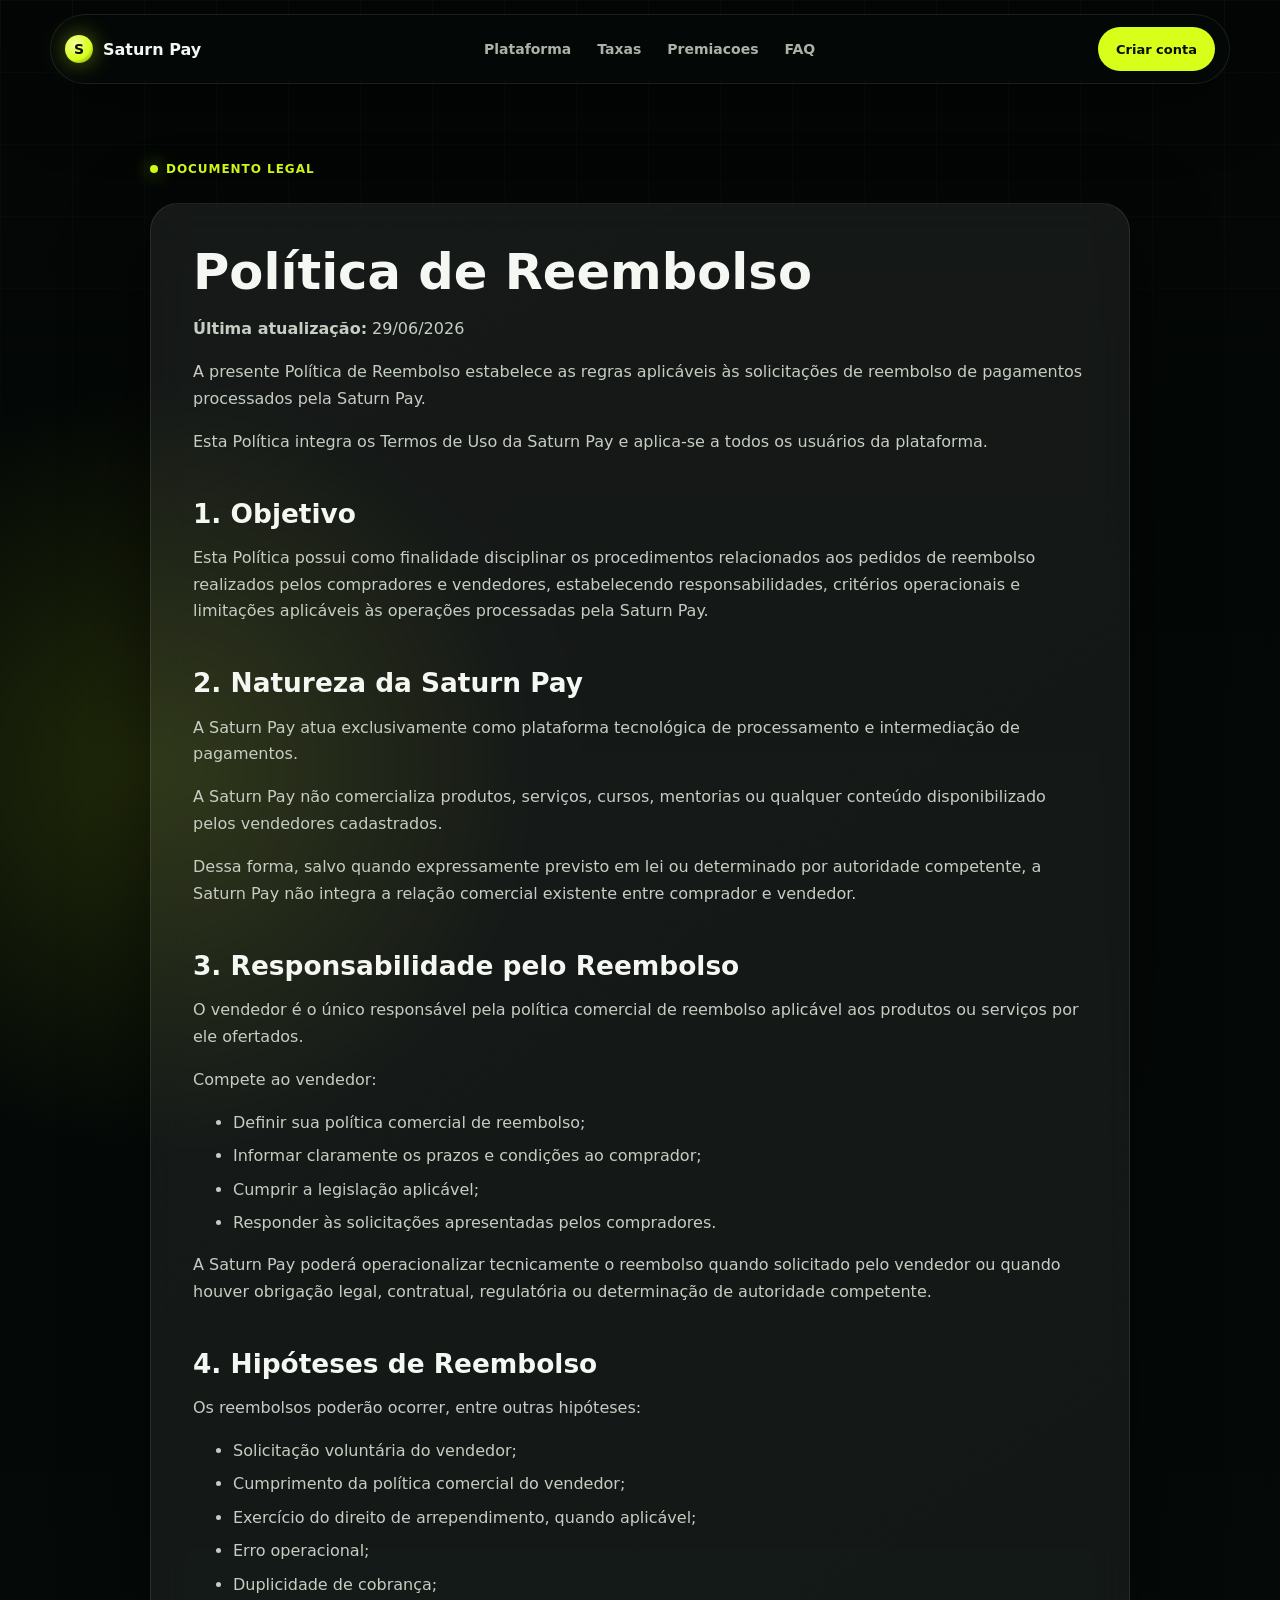
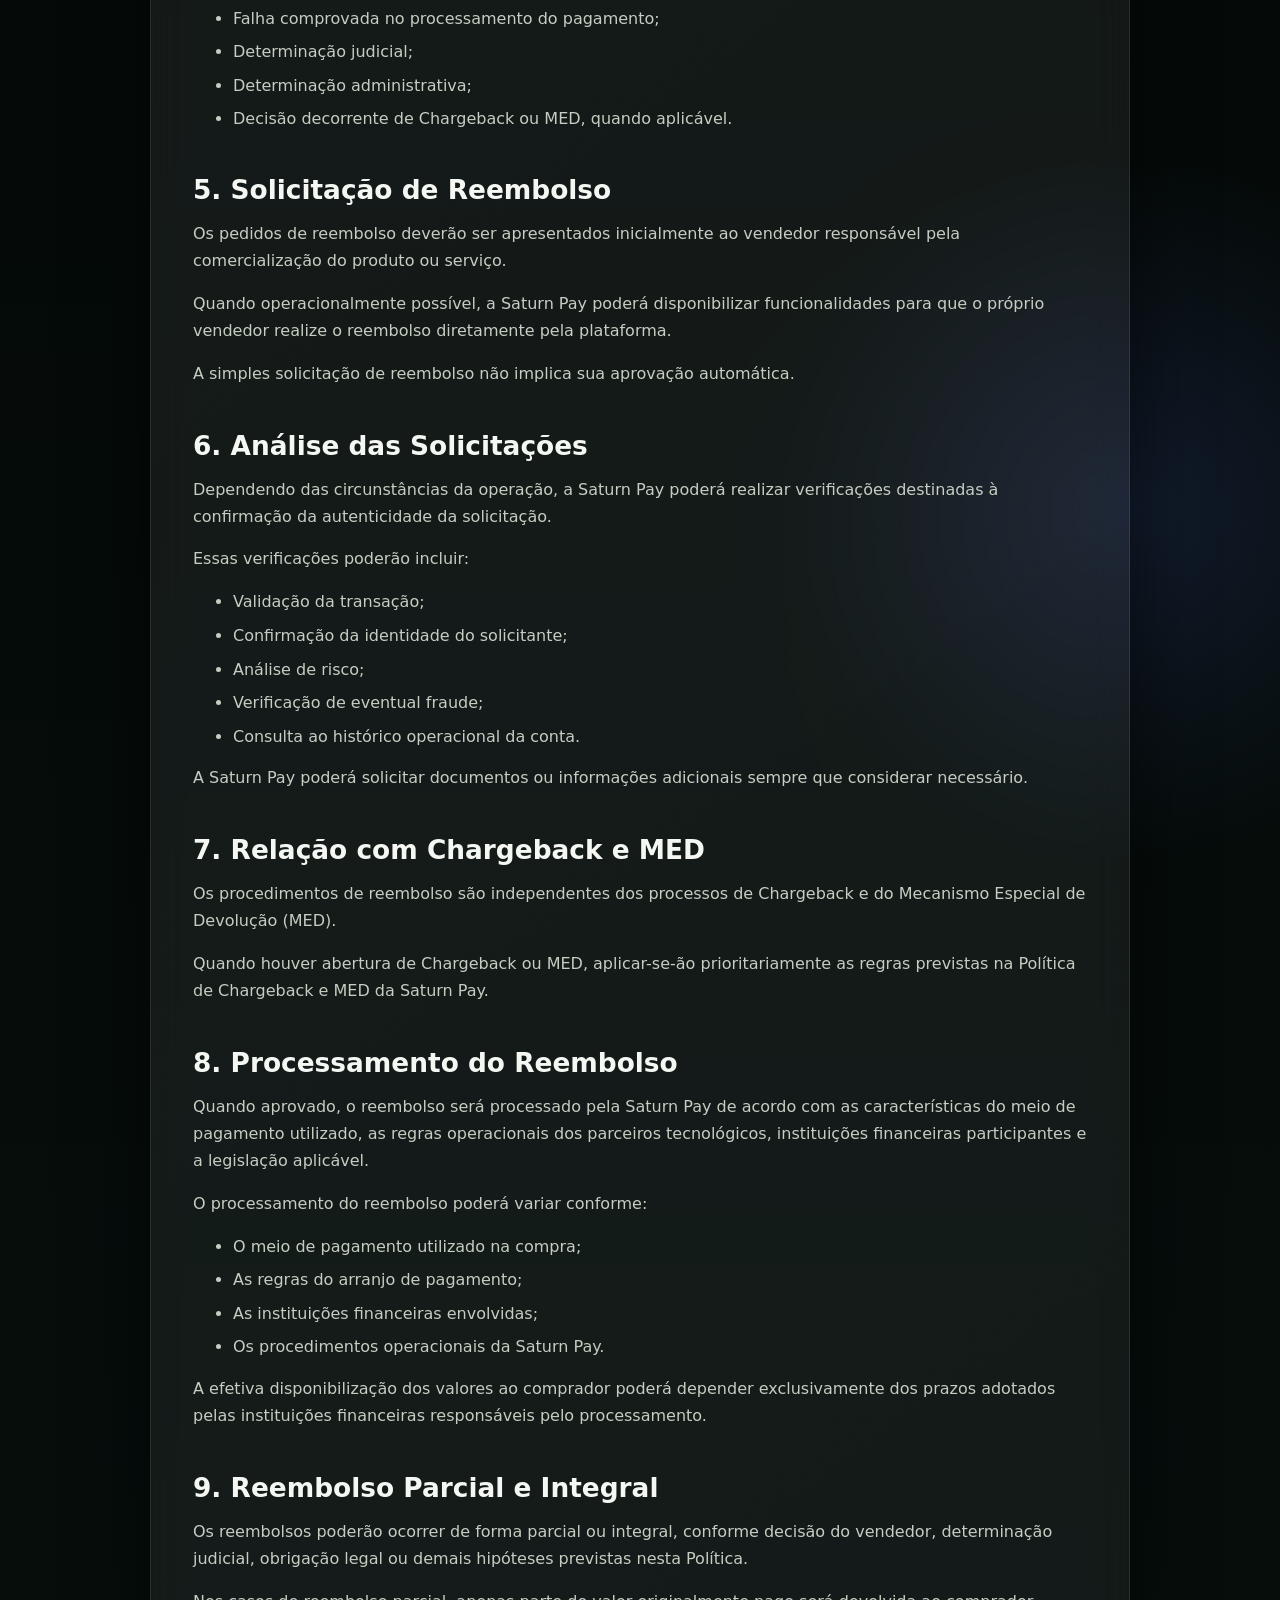
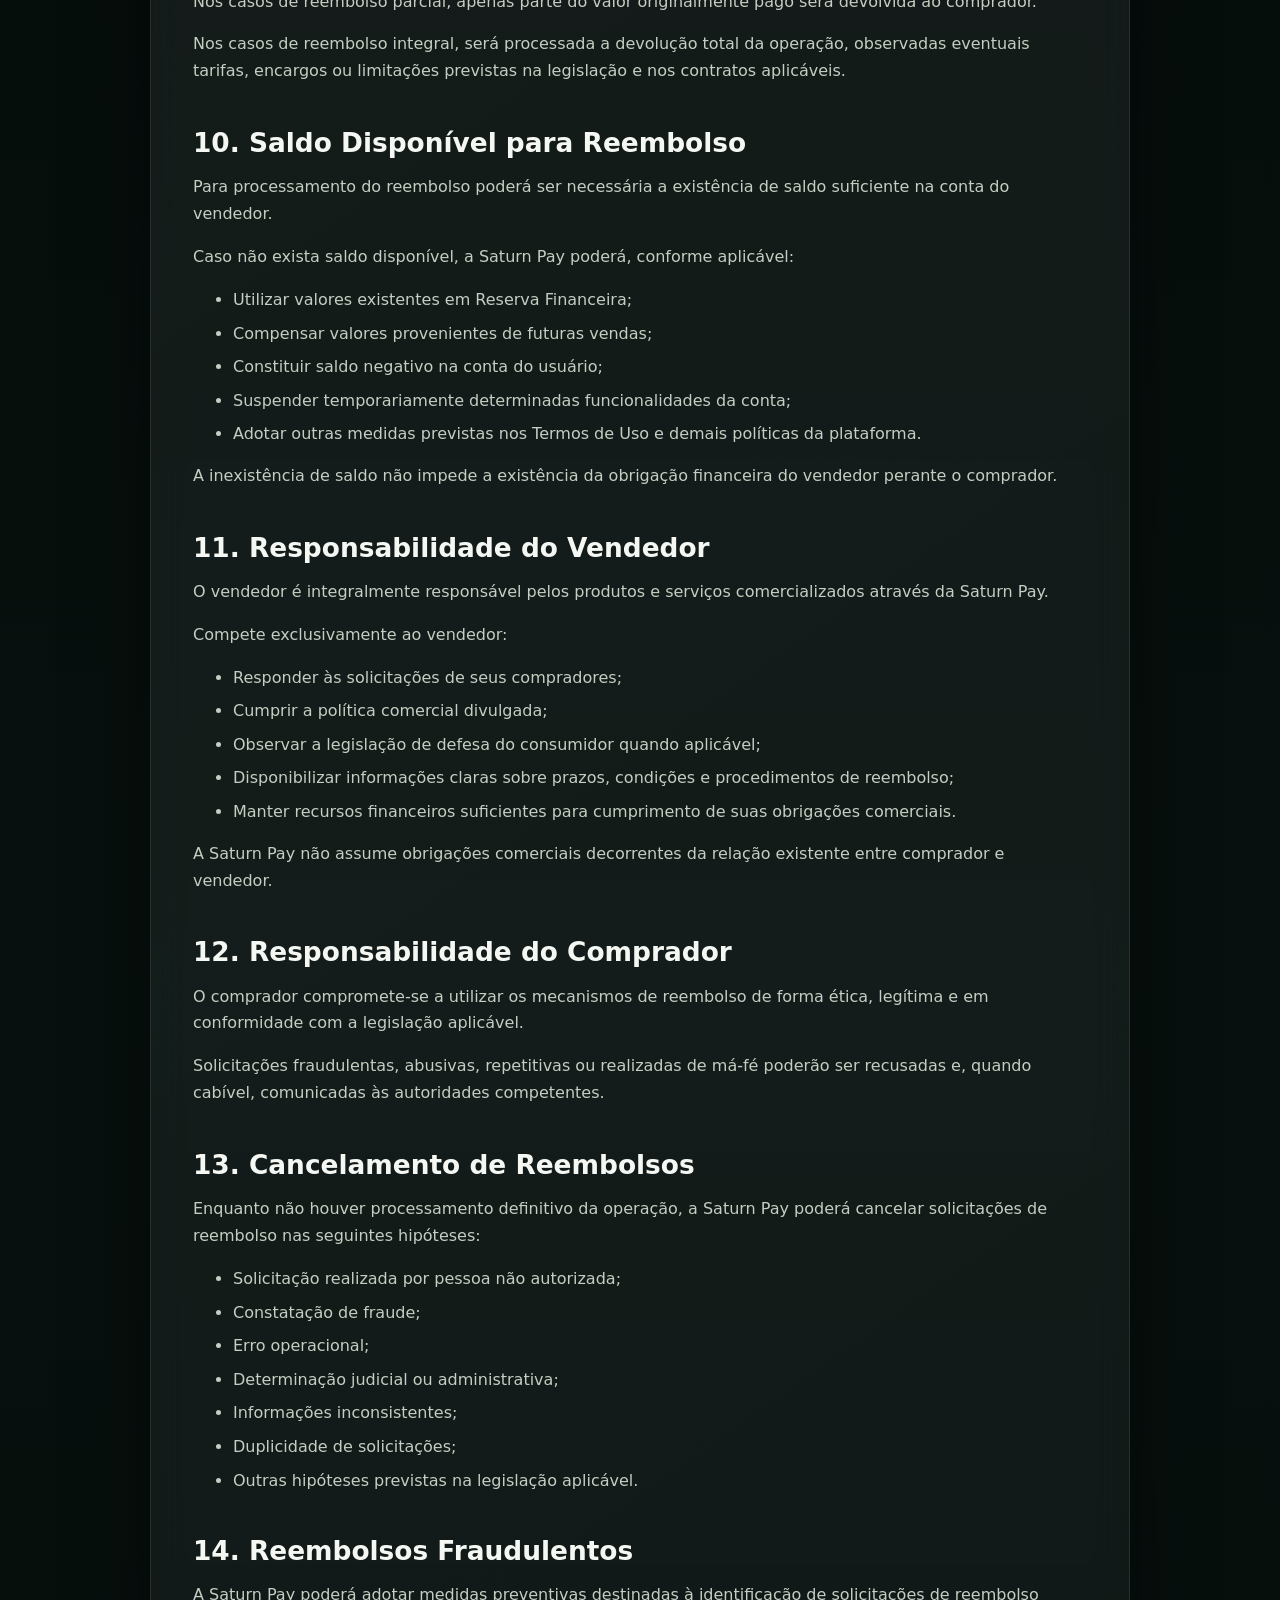
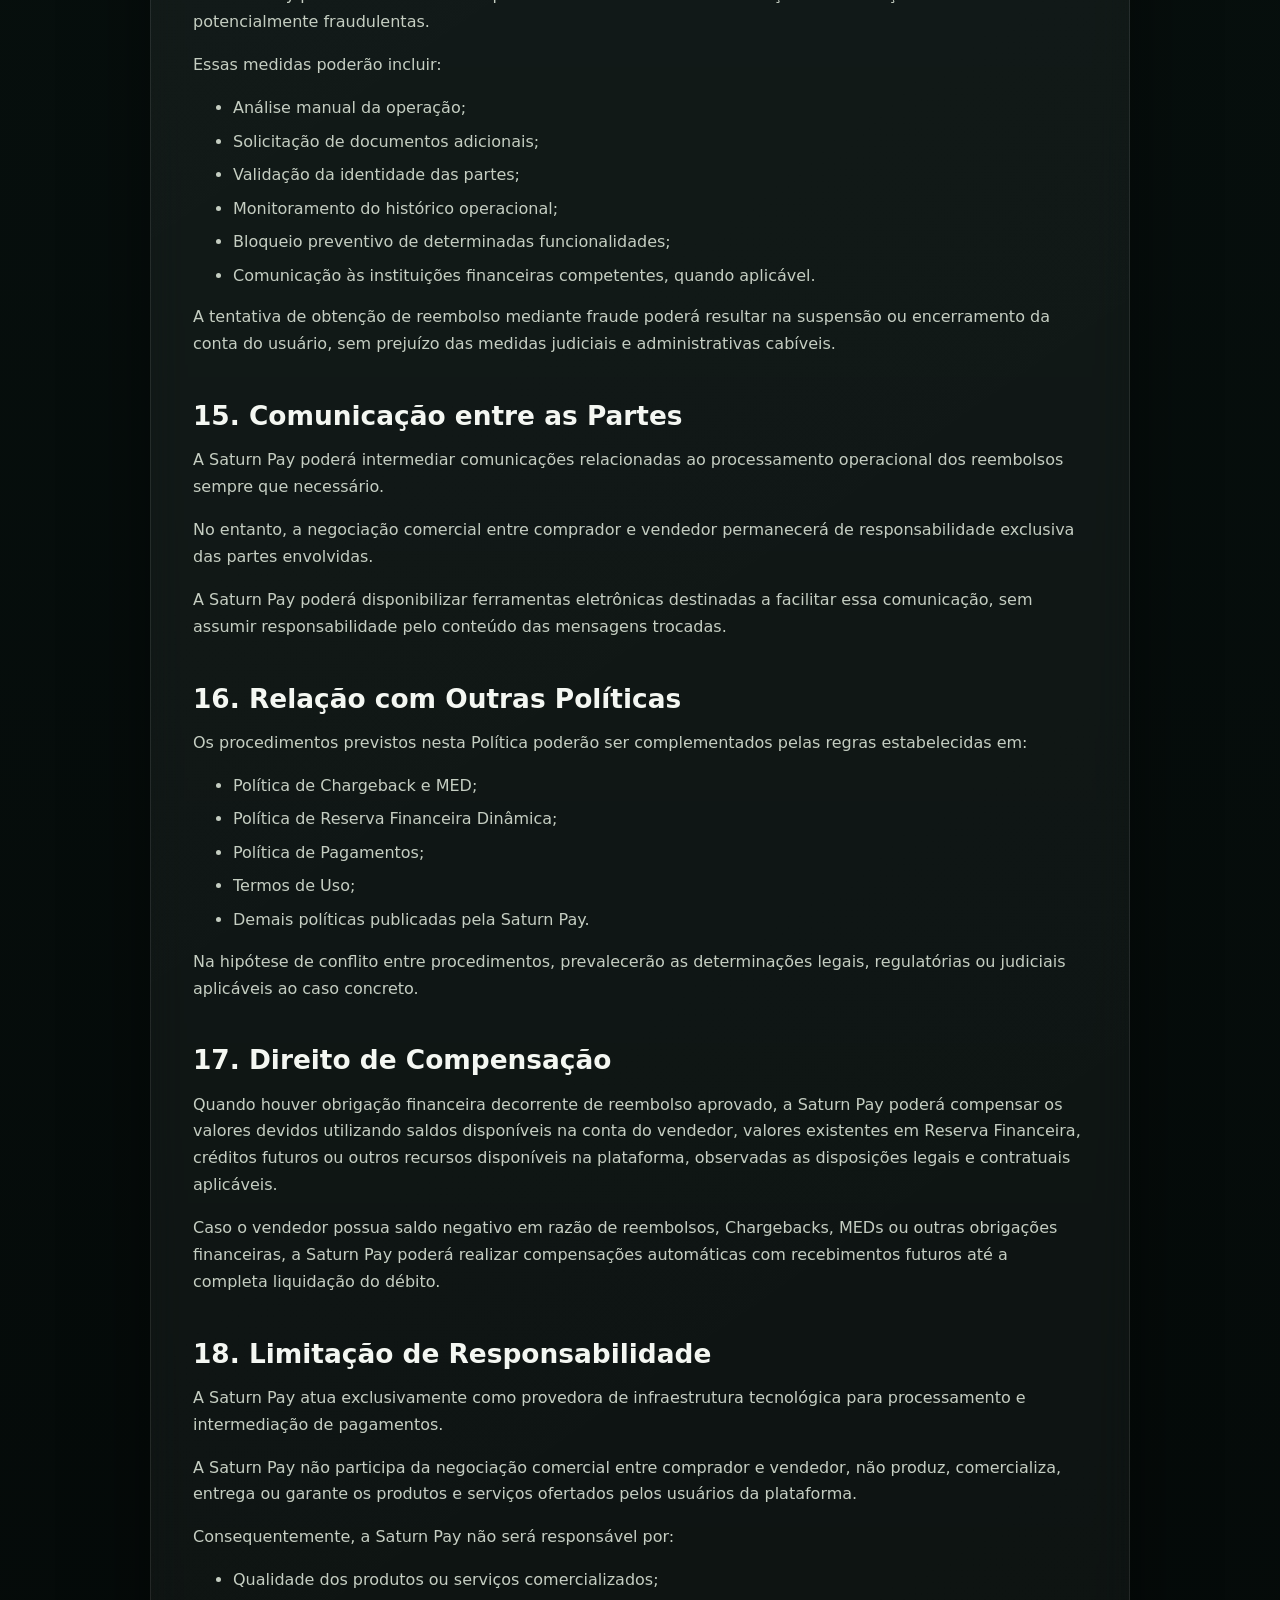
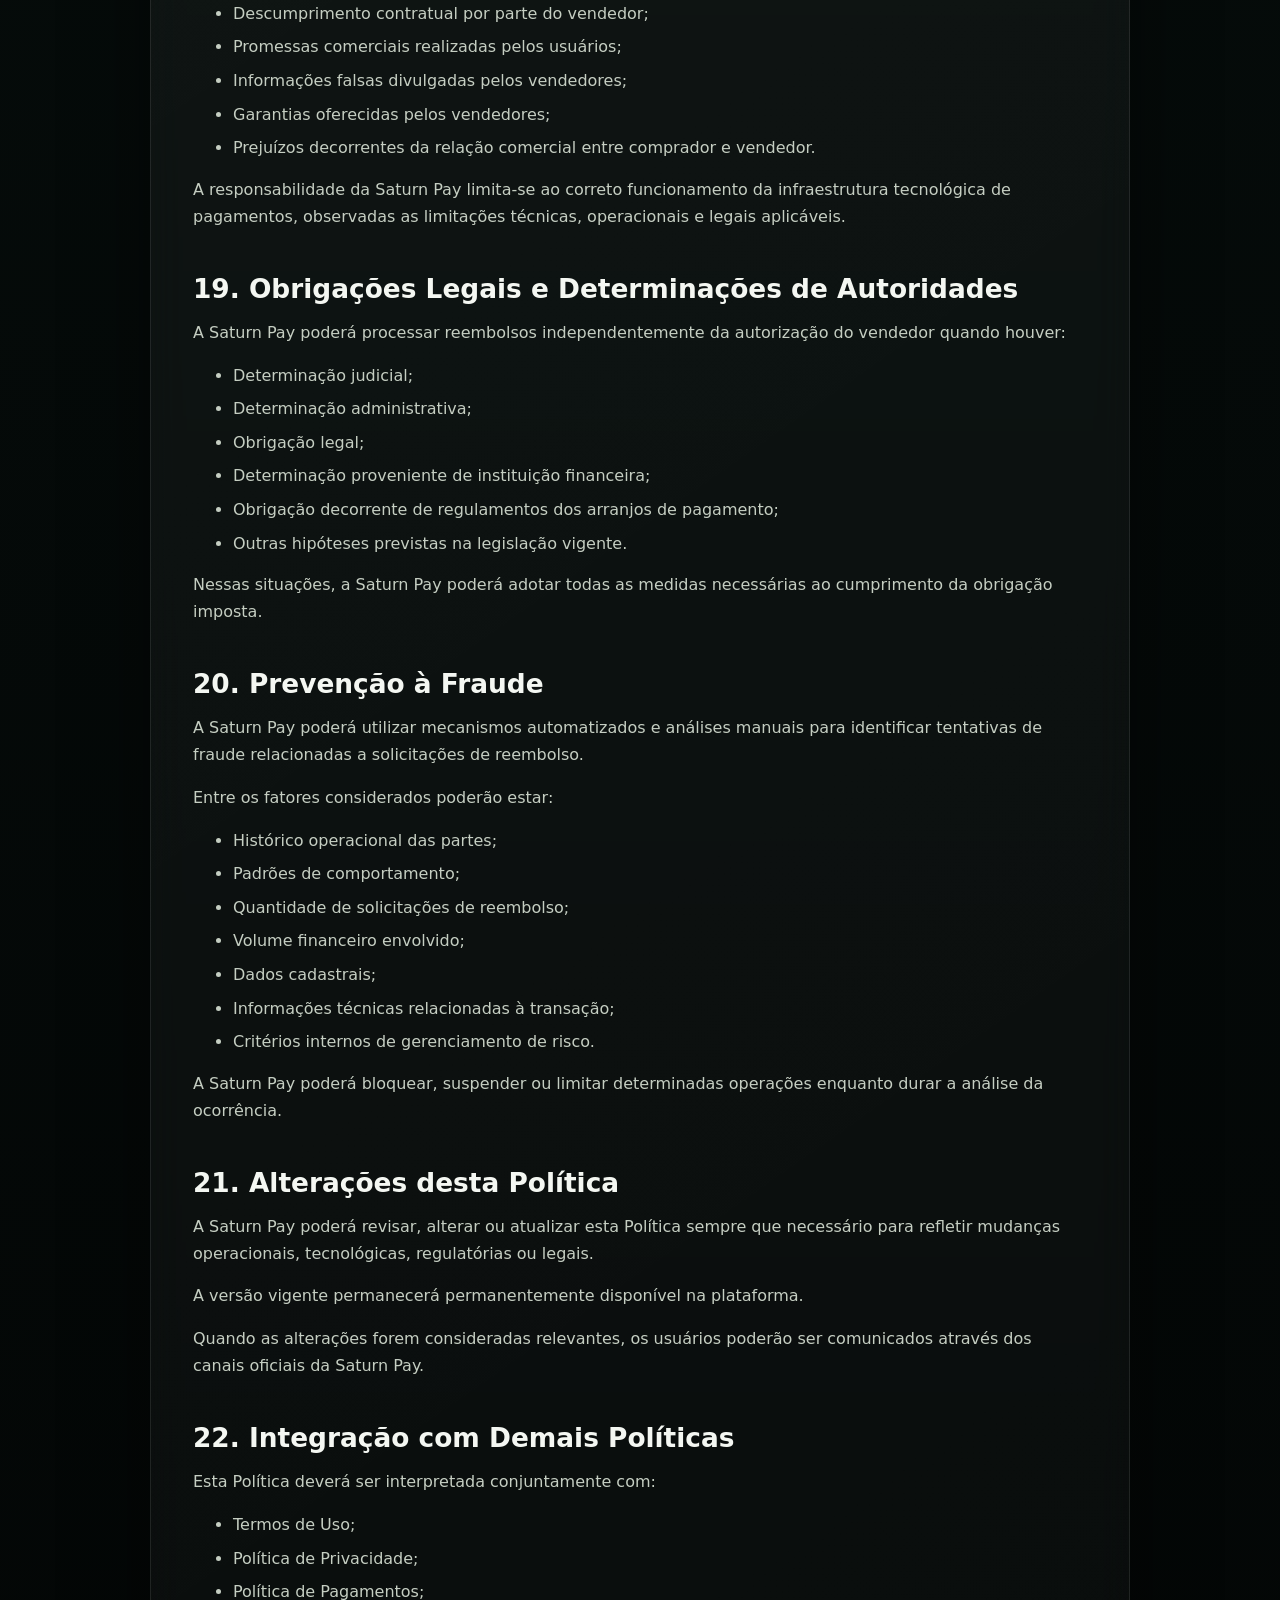
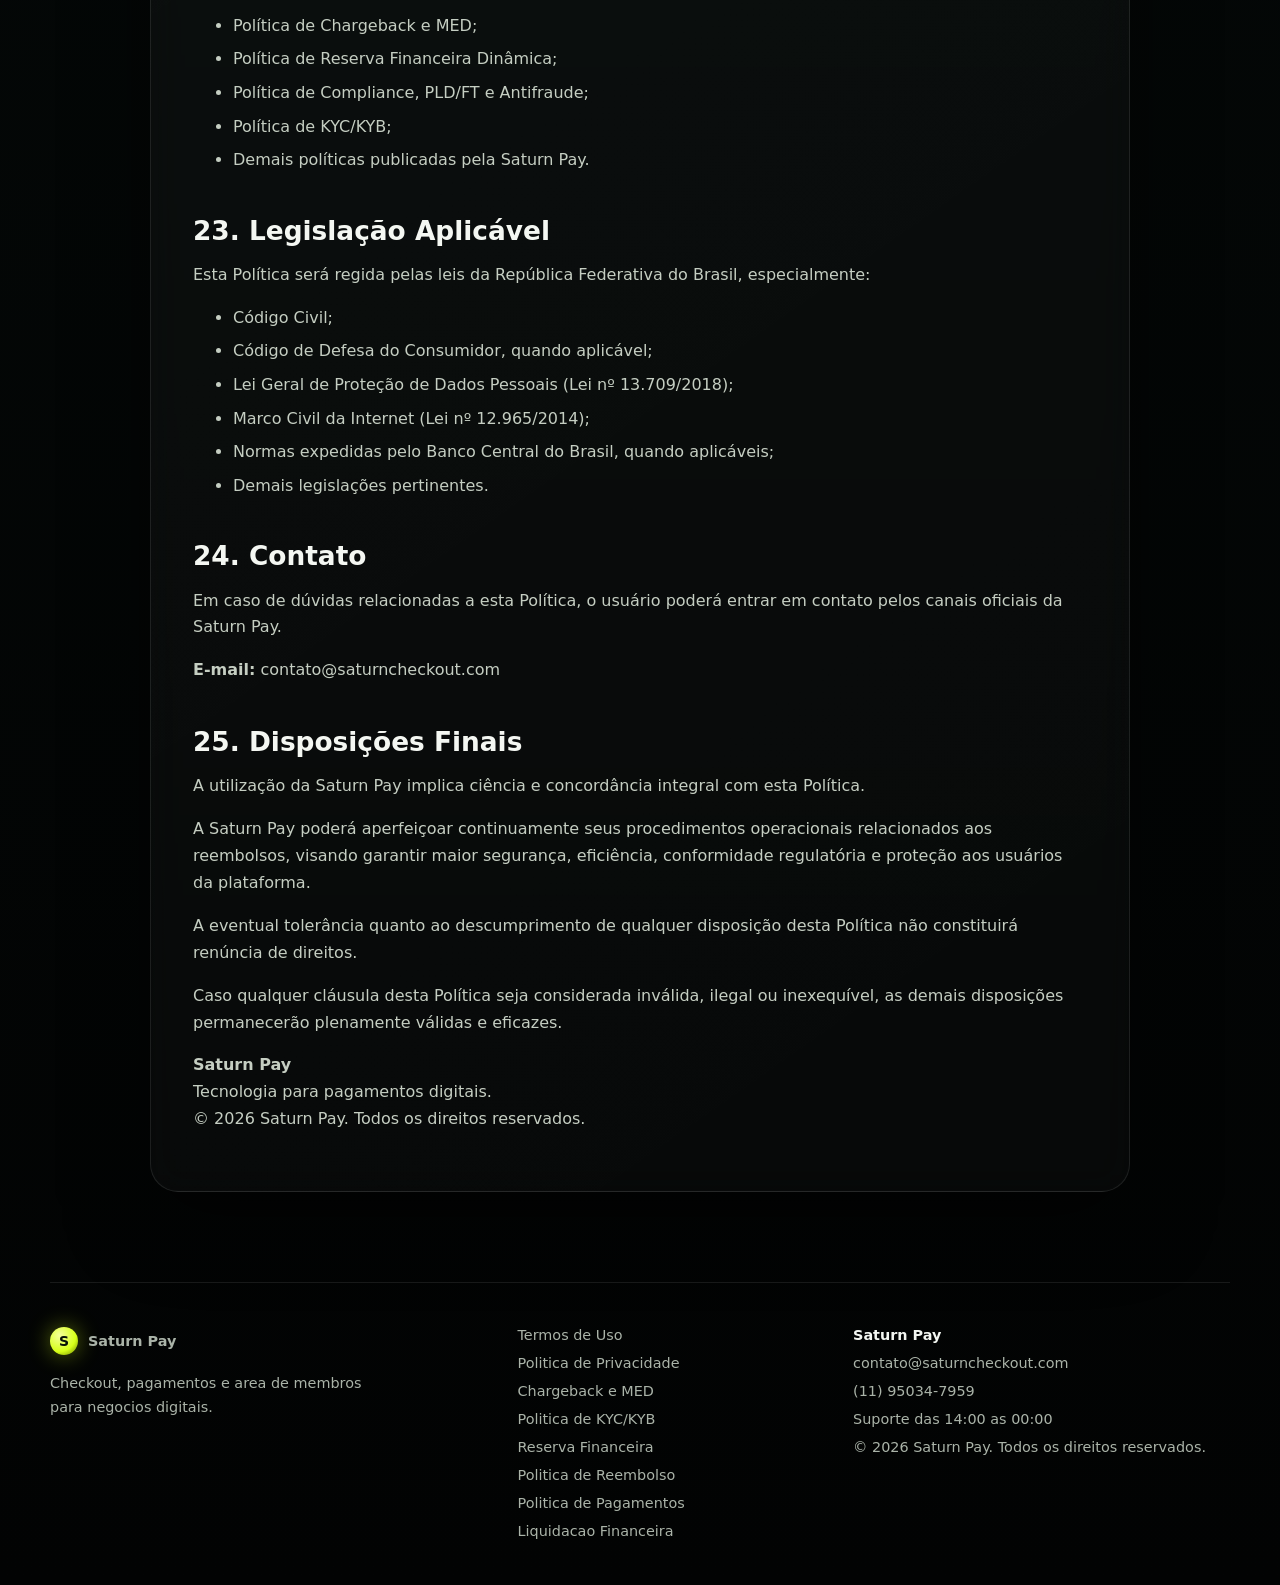
<file: politica-reembolso.html>
<!doctype html>
<html lang="pt-BR">
  <head>
    <meta charset="UTF-8" />
    <meta name="viewport" content="width=device-width, initial-scale=1.0" />
    <title>Politica de Reembolso - Saturn Pay</title>
    <meta name="description" content="Politica de Reembolso da Saturn Pay." />
    <link rel="stylesheet" href="./styles.css" />
  </head>
  <body>
    <div class="site-shell">
      <header class="header">
        <a class="brand" href="./index.html" aria-label="Saturn Pay">
          <span class="brand-mark">S</span>
          <span>Saturn Pay</span>
        </a>
        <button class="menu-toggle" type="button" aria-label="Abrir menu" aria-expanded="false">
          <span></span>
          <span></span>
        </button>
        <nav class="nav" aria-label="Navegacao principal">
          <a href="./index.html#solucoes">Plataforma</a>
          <a href="./index.html#taxas">Taxas</a>
          <a href="./index.html#premiacoes">Premiacoes</a>
          <a href="./index.html#faq">FAQ</a>
        </nav>
        <a class="header-cta" href="https://saturncheckout.com/cadastro">Criar conta</a>
      </header>

      <main class="policy-main">
        <section class="policy-hero">
          <span class="eyebrow">Documento legal</span>
        </section>
        <article class="policy-card">
<h1>Política de Reembolso</h1>

<p><strong>Última atualização:</strong> 29/06/2026</p>

<p>A presente Política de Reembolso estabelece as regras aplicáveis às solicitações de reembolso de pagamentos processados pela Saturn Pay.</p>

<p>Esta Política integra os Termos de Uso da Saturn Pay e aplica-se a todos os usuários da plataforma.</p>



<h2>1. Objetivo</h2>

<p>Esta Política possui como finalidade disciplinar os procedimentos relacionados aos pedidos de reembolso realizados pelos compradores e vendedores, estabelecendo responsabilidades, critérios operacionais e limitações aplicáveis às operações processadas pela Saturn Pay.</p>



<h2>2. Natureza da Saturn Pay</h2>

<p>A Saturn Pay atua exclusivamente como plataforma tecnológica de processamento e intermediação de pagamentos.</p>

<p>A Saturn Pay não comercializa produtos, serviços, cursos, mentorias ou qualquer conteúdo disponibilizado pelos vendedores cadastrados.</p>

<p>Dessa forma, salvo quando expressamente previsto em lei ou determinado por autoridade competente, a Saturn Pay não integra a relação comercial existente entre comprador e vendedor.</p>



<h2>3. Responsabilidade pelo Reembolso</h2>

<p>O vendedor é o único responsável pela política comercial de reembolso aplicável aos produtos ou serviços por ele ofertados.</p>

<p>Compete ao vendedor:</p>

<ul>

<li>Definir sua política comercial de reembolso;</li>

<li>Informar claramente os prazos e condições ao comprador;</li>

<li>Cumprir a legislação aplicável;</li>

<li>Responder às solicitações apresentadas pelos compradores.</li>

</ul>

<p>A Saturn Pay poderá operacionalizar tecnicamente o reembolso quando solicitado pelo vendedor ou quando houver obrigação legal, contratual, regulatória ou determinação de autoridade competente.</p>



<h2>4. Hipóteses de Reembolso</h2>

<p>Os reembolsos poderão ocorrer, entre outras hipóteses:</p>

<ul>

<li>Solicitação voluntária do vendedor;</li>

<li>Cumprimento da política comercial do vendedor;</li>

<li>Exercício do direito de arrependimento, quando aplicável;</li>

<li>Erro operacional;</li>

<li>Duplicidade de cobrança;</li>

<li>Falha comprovada no processamento do pagamento;</li>

<li>Determinação judicial;</li>

<li>Determinação administrativa;</li>

<li>Decisão decorrente de Chargeback ou MED, quando aplicável.</li>

</ul>



<h2>5. Solicitação de Reembolso</h2>

<p>Os pedidos de reembolso deverão ser apresentados inicialmente ao vendedor responsável pela comercialização do produto ou serviço.</p>

<p>Quando operacionalmente possível, a Saturn Pay poderá disponibilizar funcionalidades para que o próprio vendedor realize o reembolso diretamente pela plataforma.</p>

<p>A simples solicitação de reembolso não implica sua aprovação automática.</p>



<h2>6. Análise das Solicitações</h2>

<p>Dependendo das circunstâncias da operação, a Saturn Pay poderá realizar verificações destinadas à confirmação da autenticidade da solicitação.</p>

<p>Essas verificações poderão incluir:</p>

<ul>

<li>Validação da transação;</li>

<li>Confirmação da identidade do solicitante;</li>

<li>Análise de risco;</li>

<li>Verificação de eventual fraude;</li>

<li>Consulta ao histórico operacional da conta.</li>

</ul>

<p>A Saturn Pay poderá solicitar documentos ou informações adicionais sempre que considerar necessário.</p>



<h2>7. Relação com Chargeback e MED</h2>

<p>Os procedimentos de reembolso são independentes dos processos de Chargeback e do Mecanismo Especial de Devolução (MED).</p>

<p>Quando houver abertura de Chargeback ou MED, aplicar-se-ão prioritariamente as regras previstas na Política de Chargeback e MED da Saturn Pay.</p>



<h2>8. Processamento do Reembolso</h2>

<p>Quando aprovado, o reembolso será processado pela Saturn Pay de acordo com as características do meio de pagamento utilizado, as regras operacionais dos parceiros tecnológicos, instituições financeiras participantes e a legislação aplicável.</p>

<p>O processamento do reembolso poderá variar conforme:</p>

<ul>

<li>O meio de pagamento utilizado na compra;</li>

<li>As regras do arranjo de pagamento;</li>

<li>As instituições financeiras envolvidas;</li>

<li>Os procedimentos operacionais da Saturn Pay.</li>

</ul>

<p>A efetiva disponibilização dos valores ao comprador poderá depender exclusivamente dos prazos adotados pelas instituições financeiras responsáveis pelo processamento.</p>



<h2>9. Reembolso Parcial e Integral</h2>

<p>Os reembolsos poderão ocorrer de forma parcial ou integral, conforme decisão do vendedor, determinação judicial, obrigação legal ou demais hipóteses previstas nesta Política.</p>

<p>Nos casos de reembolso parcial, apenas parte do valor originalmente pago será devolvida ao comprador.</p>

<p>Nos casos de reembolso integral, será processada a devolução total da operação, observadas eventuais tarifas, encargos ou limitações previstas na legislação e nos contratos aplicáveis.</p>



<h2>10. Saldo Disponível para Reembolso</h2>

<p>Para processamento do reembolso poderá ser necessária a existência de saldo suficiente na conta do vendedor.</p>

<p>Caso não exista saldo disponível, a Saturn Pay poderá, conforme aplicável:</p>

<ul>

<li>Utilizar valores existentes em Reserva Financeira;</li>

<li>Compensar valores provenientes de futuras vendas;</li>

<li>Constituir saldo negativo na conta do usuário;</li>

<li>Suspender temporariamente determinadas funcionalidades da conta;</li>

<li>Adotar outras medidas previstas nos Termos de Uso e demais políticas da plataforma.</li>

</ul>

<p>A inexistência de saldo não impede a existência da obrigação financeira do vendedor perante o comprador.</p>



<h2>11. Responsabilidade do Vendedor</h2>

<p>O vendedor é integralmente responsável pelos produtos e serviços comercializados através da Saturn Pay.</p>

<p>Compete exclusivamente ao vendedor:</p>

<ul>

<li>Responder às solicitações de seus compradores;</li>

<li>Cumprir a política comercial divulgada;</li>

<li>Observar a legislação de defesa do consumidor quando aplicável;</li>

<li>Disponibilizar informações claras sobre prazos, condições e procedimentos de reembolso;</li>

<li>Manter recursos financeiros suficientes para cumprimento de suas obrigações comerciais.</li>

</ul>

<p>A Saturn Pay não assume obrigações comerciais decorrentes da relação existente entre comprador e vendedor.</p>



<h2>12. Responsabilidade do Comprador</h2>

<p>O comprador compromete-se a utilizar os mecanismos de reembolso de forma ética, legítima e em conformidade com a legislação aplicável.</p>

<p>Solicitações fraudulentas, abusivas, repetitivas ou realizadas de má-fé poderão ser recusadas e, quando cabível, comunicadas às autoridades competentes.</p>



<h2>13. Cancelamento de Reembolsos</h2>

<p>Enquanto não houver processamento definitivo da operação, a Saturn Pay poderá cancelar solicitações de reembolso nas seguintes hipóteses:</p>

<ul>

<li>Solicitação realizada por pessoa não autorizada;</li>

<li>Constatação de fraude;</li>

<li>Erro operacional;</li>

<li>Determinação judicial ou administrativa;</li>

<li>Informações inconsistentes;</li>

<li>Duplicidade de solicitações;</li>

<li>Outras hipóteses previstas na legislação aplicável.</li>

</ul>



<h2>14. Reembolsos Fraudulentos</h2>

<p>A Saturn Pay poderá adotar medidas preventivas destinadas à identificação de solicitações de reembolso potencialmente fraudulentas.</p>

<p>Essas medidas poderão incluir:</p>

<ul>

<li>Análise manual da operação;</li>

<li>Solicitação de documentos adicionais;</li>

<li>Validação da identidade das partes;</li>

<li>Monitoramento do histórico operacional;</li>

<li>Bloqueio preventivo de determinadas funcionalidades;</li>

<li>Comunicação às instituições financeiras competentes, quando aplicável.</li>

</ul>

<p>A tentativa de obtenção de reembolso mediante fraude poderá resultar na suspensão ou encerramento da conta do usuário, sem prejuízo das medidas judiciais e administrativas cabíveis.</p>



<h2>15. Comunicação entre as Partes</h2>

<p>A Saturn Pay poderá intermediar comunicações relacionadas ao processamento operacional dos reembolsos sempre que necessário.</p>

<p>No entanto, a negociação comercial entre comprador e vendedor permanecerá de responsabilidade exclusiva das partes envolvidas.</p>

<p>A Saturn Pay poderá disponibilizar ferramentas eletrônicas destinadas a facilitar essa comunicação, sem assumir responsabilidade pelo conteúdo das mensagens trocadas.</p>



<h2>16. Relação com Outras Políticas</h2>

<p>Os procedimentos previstos nesta Política poderão ser complementados pelas regras estabelecidas em:</p>

<ul>

<li>Política de Chargeback e MED;</li>

<li>Política de Reserva Financeira Dinâmica;</li>

<li>Política de Pagamentos;</li>

<li>Termos de Uso;</li>

<li>Demais políticas publicadas pela Saturn Pay.</li>

</ul>

<p>Na hipótese de conflito entre procedimentos, prevalecerão as determinações legais, regulatórias ou judiciais aplicáveis ao caso concreto.</p>



<h2>17. Direito de Compensação</h2>

<p>Quando houver obrigação financeira decorrente de reembolso aprovado, a Saturn Pay poderá compensar os valores devidos utilizando saldos disponíveis na conta do vendedor, valores existentes em Reserva Financeira, créditos futuros ou outros recursos disponíveis na plataforma, observadas as disposições legais e contratuais aplicáveis.</p>

<p>Caso o vendedor possua saldo negativo em razão de reembolsos, Chargebacks, MEDs ou outras obrigações financeiras, a Saturn Pay poderá realizar compensações automáticas com recebimentos futuros até a completa liquidação do débito.</p>



<h2>18. Limitação de Responsabilidade</h2>

<p>A Saturn Pay atua exclusivamente como provedora de infraestrutura tecnológica para processamento e intermediação de pagamentos.</p>

<p>A Saturn Pay não participa da negociação comercial entre comprador e vendedor, não produz, comercializa, entrega ou garante os produtos e serviços ofertados pelos usuários da plataforma.</p>

<p>Consequentemente, a Saturn Pay não será responsável por:</p>

<ul>

<li>Qualidade dos produtos ou serviços comercializados;</li>

<li>Descumprimento contratual por parte do vendedor;</li>

<li>Promessas comerciais realizadas pelos usuários;</li>

<li>Informações falsas divulgadas pelos vendedores;</li>

<li>Garantias oferecidas pelos vendedores;</li>

<li>Prejuízos decorrentes da relação comercial entre comprador e vendedor.</li>

</ul>

<p>A responsabilidade da Saturn Pay limita-se ao correto funcionamento da infraestrutura tecnológica de pagamentos, observadas as limitações técnicas, operacionais e legais aplicáveis.</p>



<h2>19. Obrigações Legais e Determinações de Autoridades</h2>

<p>A Saturn Pay poderá processar reembolsos independentemente da autorização do vendedor quando houver:</p>

<ul>

<li>Determinação judicial;</li>

<li>Determinação administrativa;</li>

<li>Obrigação legal;</li>

<li>Determinação proveniente de instituição financeira;</li>

<li>Obrigação decorrente de regulamentos dos arranjos de pagamento;</li>

<li>Outras hipóteses previstas na legislação vigente.</li>

</ul>

<p>Nessas situações, a Saturn Pay poderá adotar todas as medidas necessárias ao cumprimento da obrigação imposta.</p>



<h2>20. Prevenção à Fraude</h2>

<p>A Saturn Pay poderá utilizar mecanismos automatizados e análises manuais para identificar tentativas de fraude relacionadas a solicitações de reembolso.</p>

<p>Entre os fatores considerados poderão estar:</p>

<ul>

<li>Histórico operacional das partes;</li>

<li>Padrões de comportamento;</li>

<li>Quantidade de solicitações de reembolso;</li>

<li>Volume financeiro envolvido;</li>

<li>Dados cadastrais;</li>

<li>Informações técnicas relacionadas à transação;</li>

<li>Critérios internos de gerenciamento de risco.</li>

</ul>

<p>A Saturn Pay poderá bloquear, suspender ou limitar determinadas operações enquanto durar a análise da ocorrência.</p>



<h2>21. Alterações desta Política</h2>

<p>A Saturn Pay poderá revisar, alterar ou atualizar esta Política sempre que necessário para refletir mudanças operacionais, tecnológicas, regulatórias ou legais.</p>

<p>A versão vigente permanecerá permanentemente disponível na plataforma.</p>

<p>Quando as alterações forem consideradas relevantes, os usuários poderão ser comunicados através dos canais oficiais da Saturn Pay.</p>



<h2>22. Integração com Demais Políticas</h2>

<p>Esta Política deverá ser interpretada conjuntamente com:</p>

<ul>

<li>Termos de Uso;</li>

<li>Política de Privacidade;</li>

<li>Política de Pagamentos;</li>

<li>Política de Chargeback e MED;</li>

<li>Política de Reserva Financeira Dinâmica;</li>

<li>Política de Compliance, PLD/FT e Antifraude;</li>

<li>Política de KYC/KYB;</li>

<li>Demais políticas publicadas pela Saturn Pay.</li>

</ul>



<h2>23. Legislação Aplicável</h2>

<p>Esta Política será regida pelas leis da República Federativa do Brasil, especialmente:</p>

<ul>

<li>Código Civil;</li>

<li>Código de Defesa do Consumidor, quando aplicável;</li>

<li>Lei Geral de Proteção de Dados Pessoais (Lei nº 13.709/2018);</li>

<li>Marco Civil da Internet (Lei nº 12.965/2014);</li>

<li>Normas expedidas pelo Banco Central do Brasil, quando aplicáveis;</li>

<li>Demais legislações pertinentes.</li>

</ul>



<h2>24. Contato</h2>

<p>Em caso de dúvidas relacionadas a esta Política, o usuário poderá entrar em contato pelos canais oficiais da Saturn Pay.</p>

<p><strong>E-mail:</strong> contato@saturncheckout.com</p>



<h2>25. Disposições Finais</h2>

<p>A utilização da Saturn Pay implica ciência e concordância integral com esta Política.</p>

<p>A Saturn Pay poderá aperfeiçoar continuamente seus procedimentos operacionais relacionados aos reembolsos, visando garantir maior segurança, eficiência, conformidade regulatória e proteção aos usuários da plataforma.</p>

<p>A eventual tolerância quanto ao descumprimento de qualquer disposição desta Política não constituirá renúncia de direitos.</p>

<p>Caso qualquer cláusula desta Política seja considerada inválida, ilegal ou inexequível, as demais disposições permanecerão plenamente válidas e eficazes.</p>



<p><strong>Saturn Pay</strong><br>
Tecnologia para pagamentos digitais.<br>
© 2026 Saturn Pay. Todos os direitos reservados.</p>
        </article>
      </main>

      <footer class="footer">
        <div class="footer-brand">
          <a class="brand" href="./index.html" aria-label="Saturn Pay">
            <span class="brand-mark">S</span>
            <span>Saturn Pay</span>
          </a>
          <p>Checkout, pagamentos e area de membros para negocios digitais.</p>
        </div>
        <nav class="footer-nav" aria-label="Links do rodape">
          <a href="./termos-de-uso.html">Termos de Uso</a>
          <a href="./politica-de-privacidade.html">Politica de Privacidade</a>
          <a href="./politica-chargeback-med.html">Chargeback e MED</a>
          <a href="./politica-kyc-kyb.html">Politica de KYC/KYB</a>
          <a href="./politica-reserva-financeira-dinamica.html">Reserva Financeira</a>
          <a href="./politica-reembolso.html">Politica de Reembolso</a>
          <a href="./politica-pagamentos.html">Politica de Pagamentos</a>
          <a href="./politica-liquidacao-financeira.html">Liquidacao Financeira</a>
        </nav>
        <div class="footer-contact">
          <strong>Saturn Pay</strong>
          <span>contato@saturncheckout.com</span>
          <span>(11) 95034-7959</span>
          <span>Suporte das 14:00 as 00:00</span>
          <span>© 2026 Saturn Pay. Todos os direitos reservados.</span>
        </div>
      </footer>
    </div>
    <script src="./script.js"></script>
  </body>
</html>
</file>
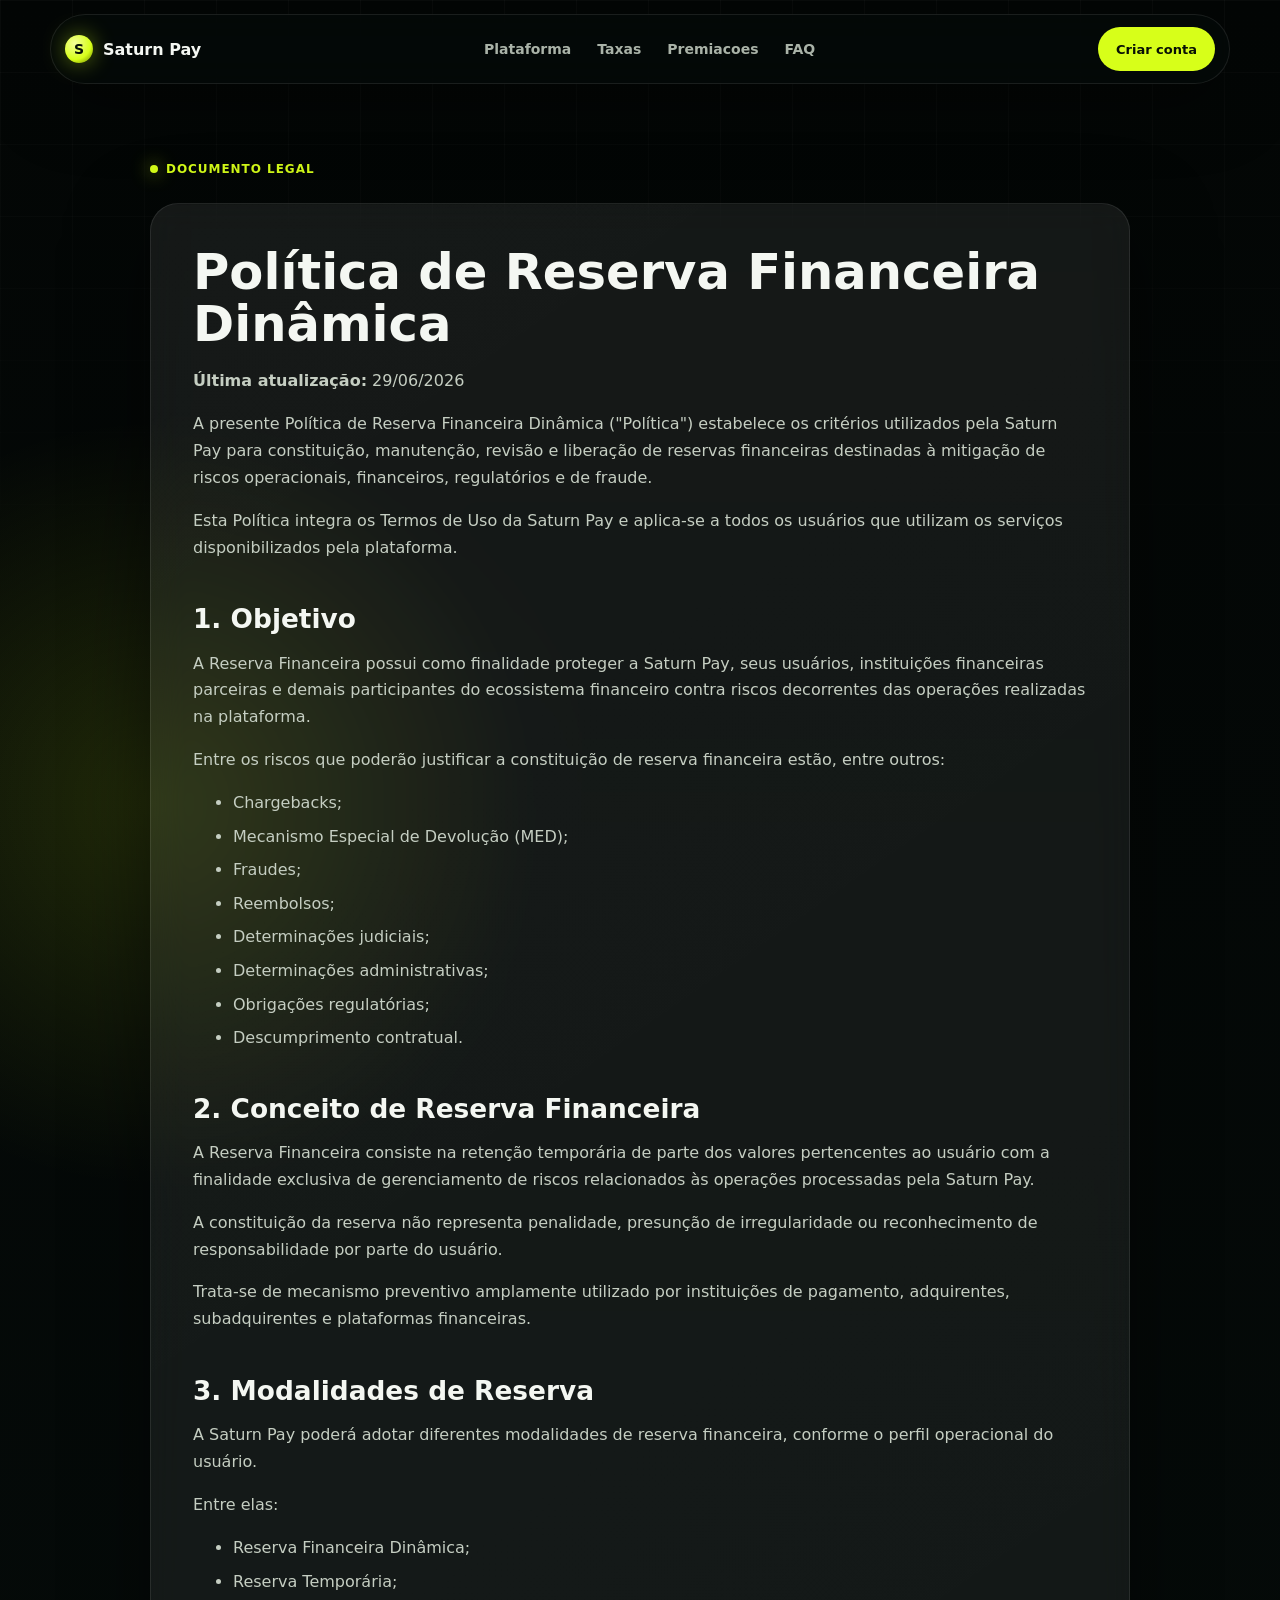
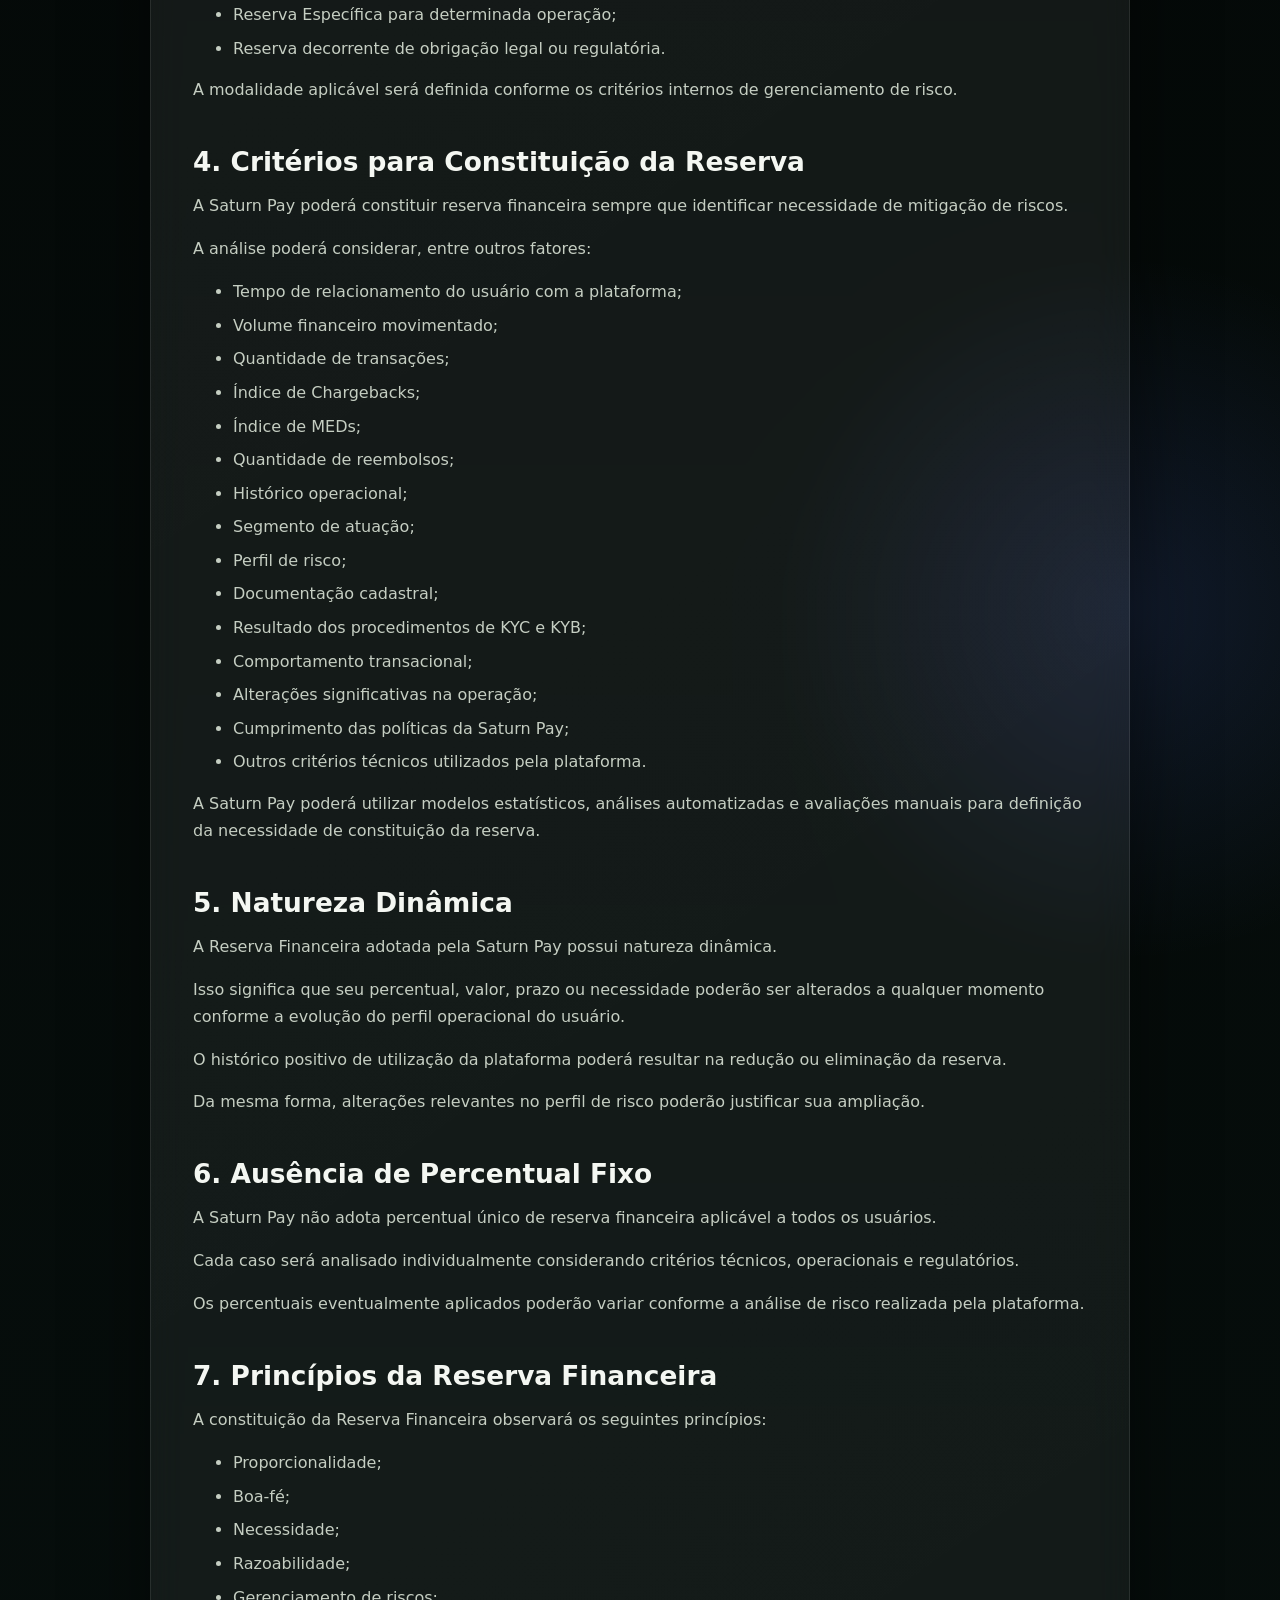
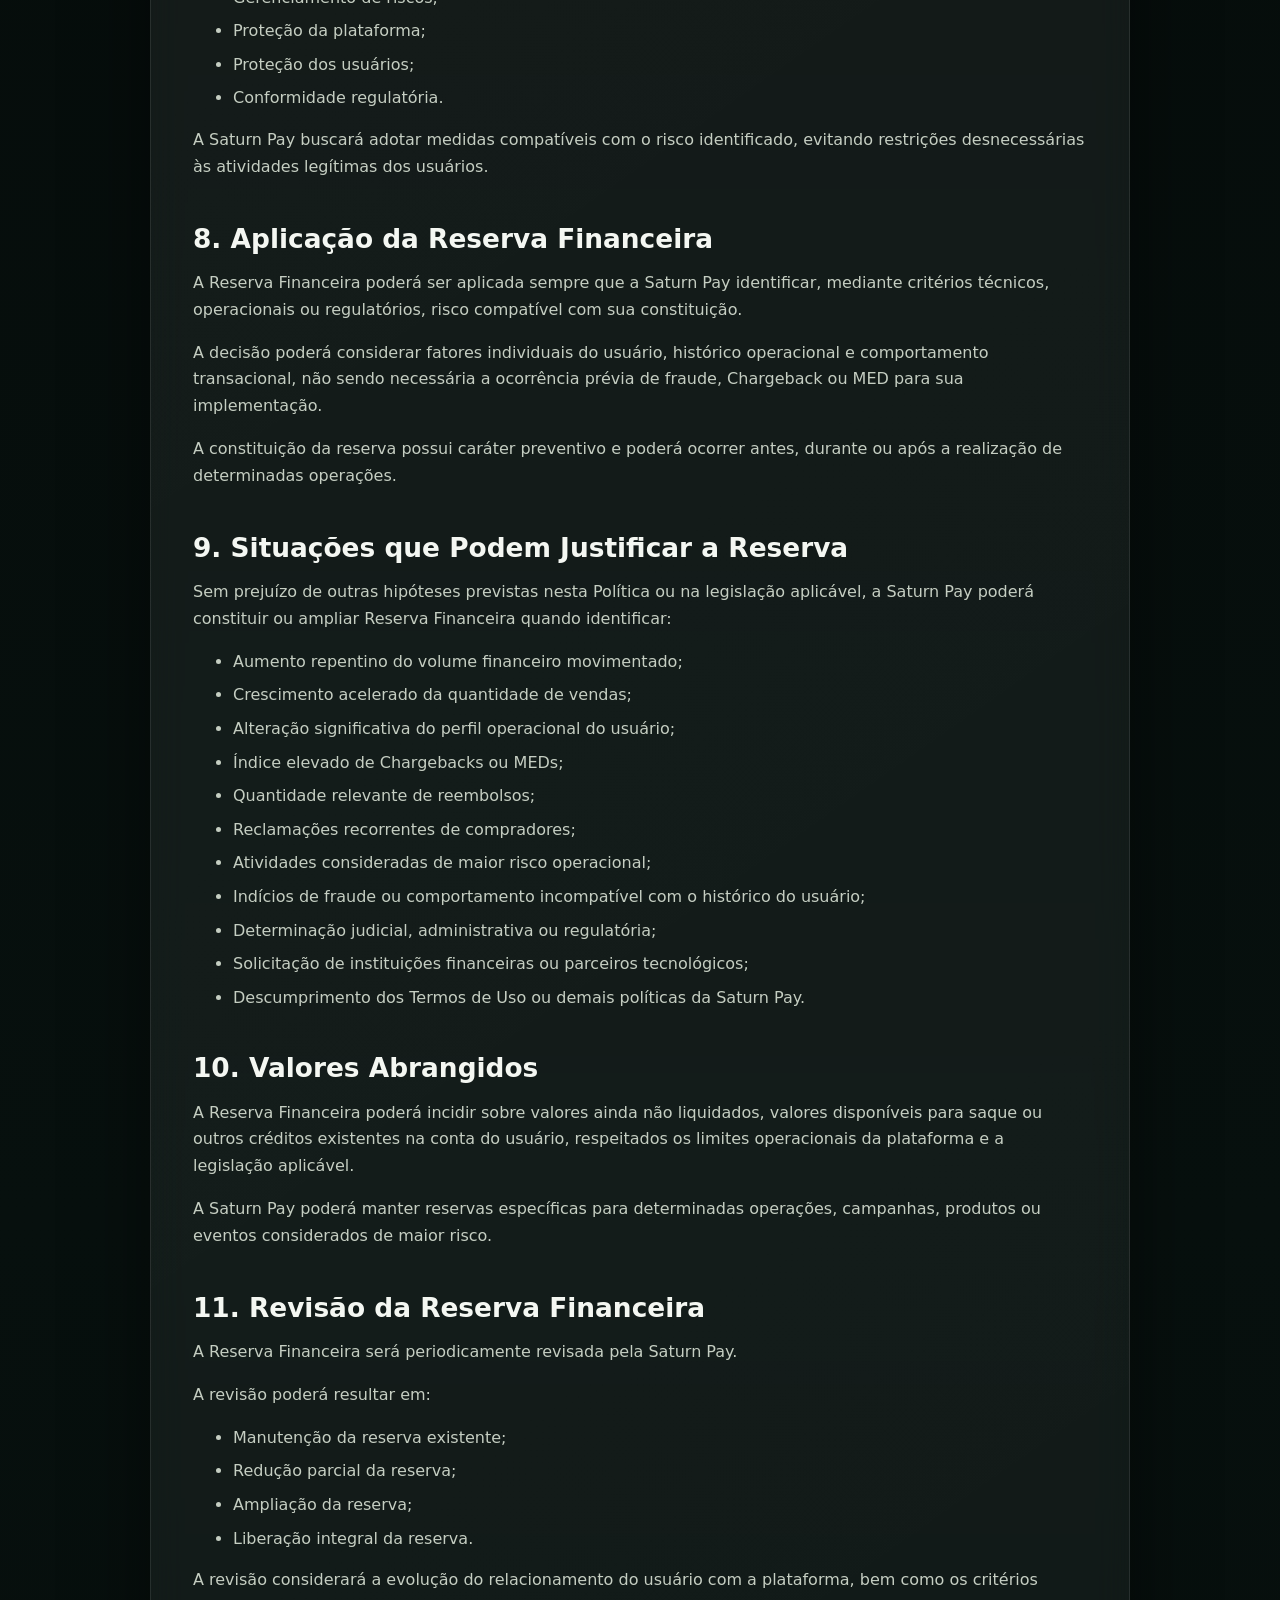
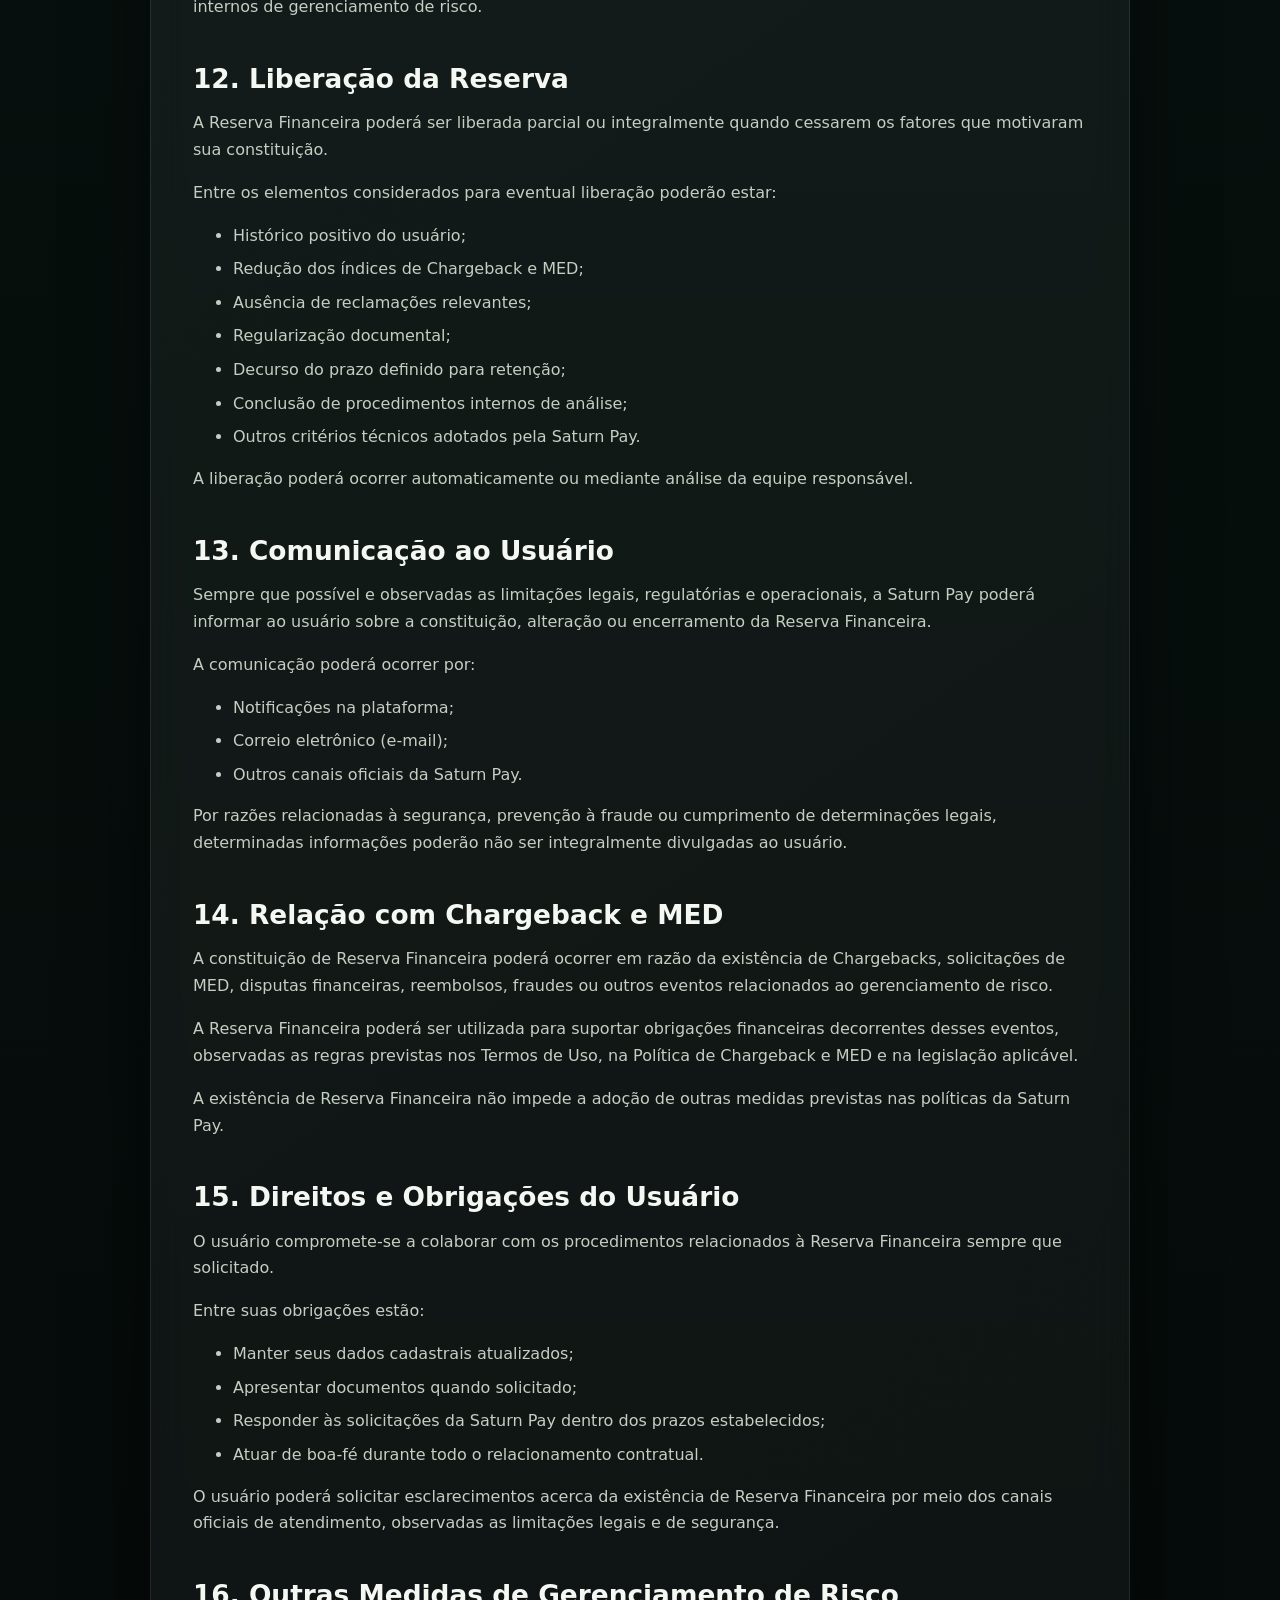
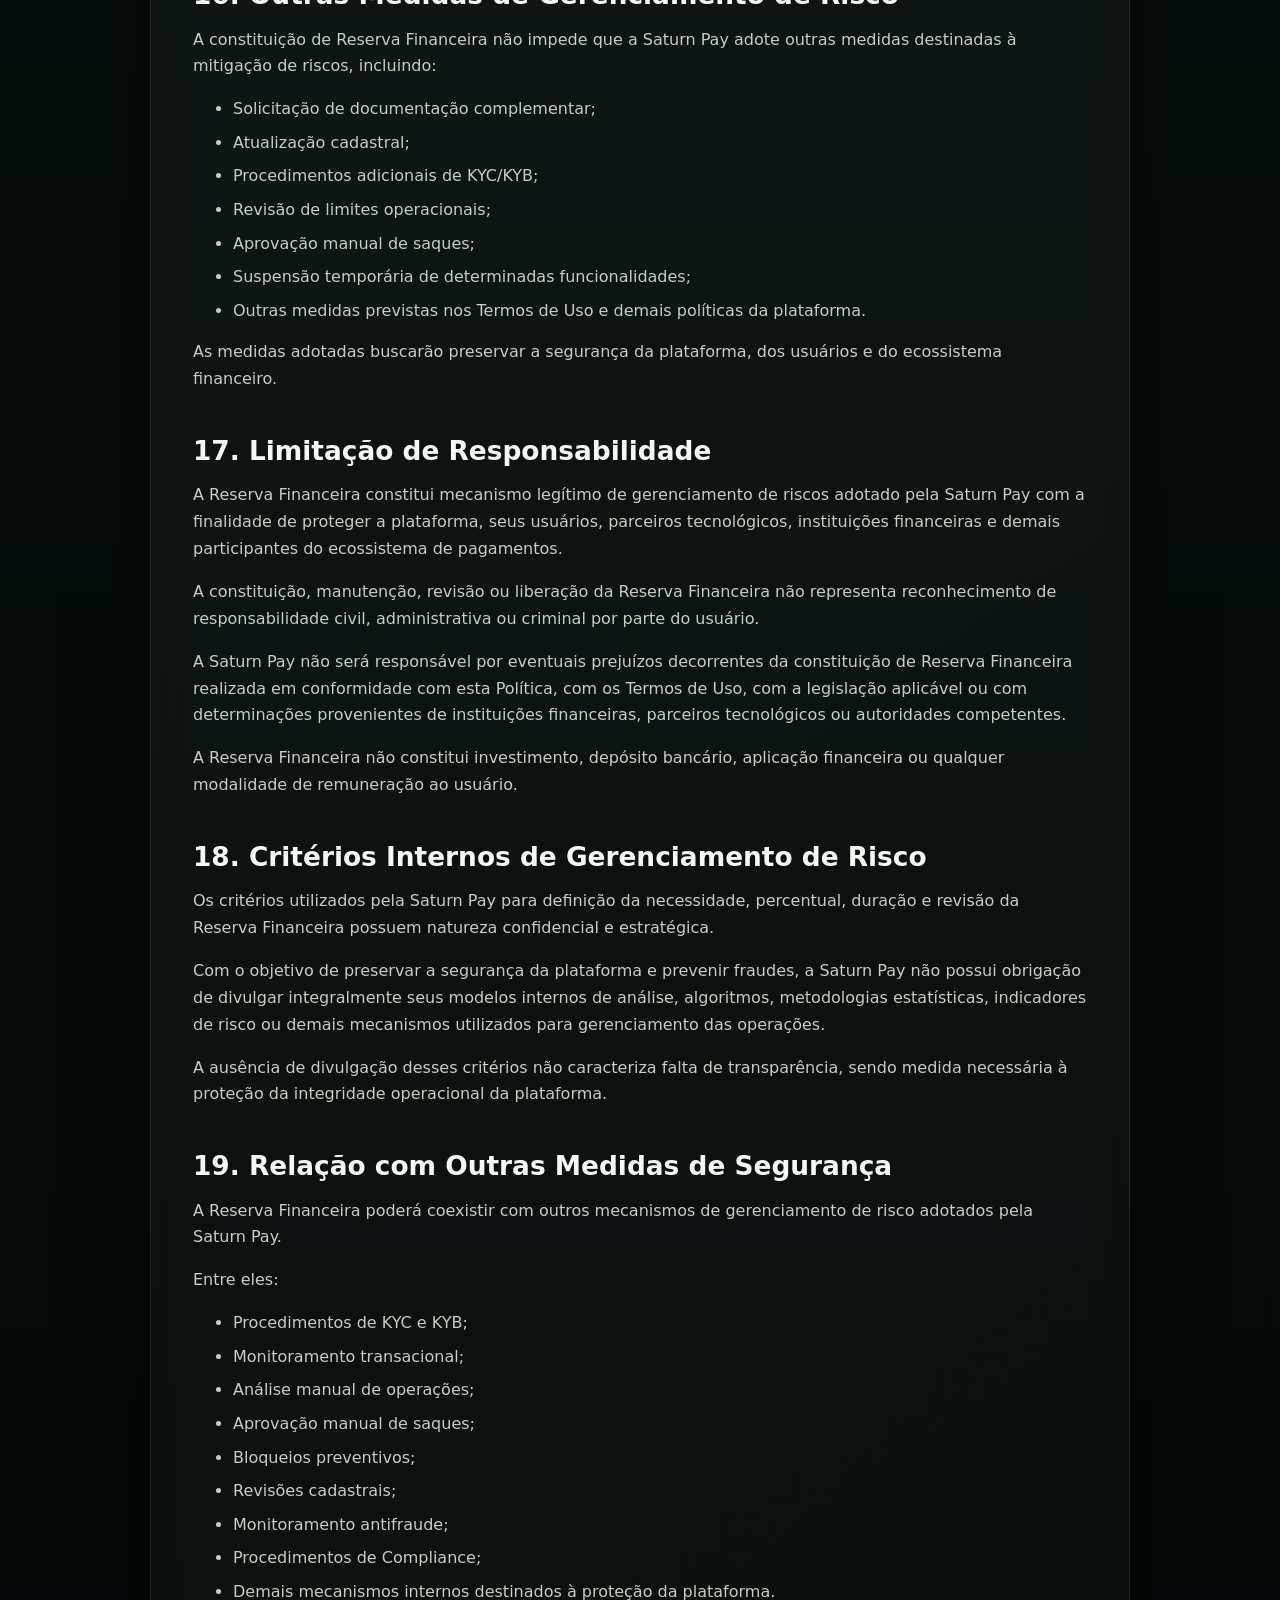
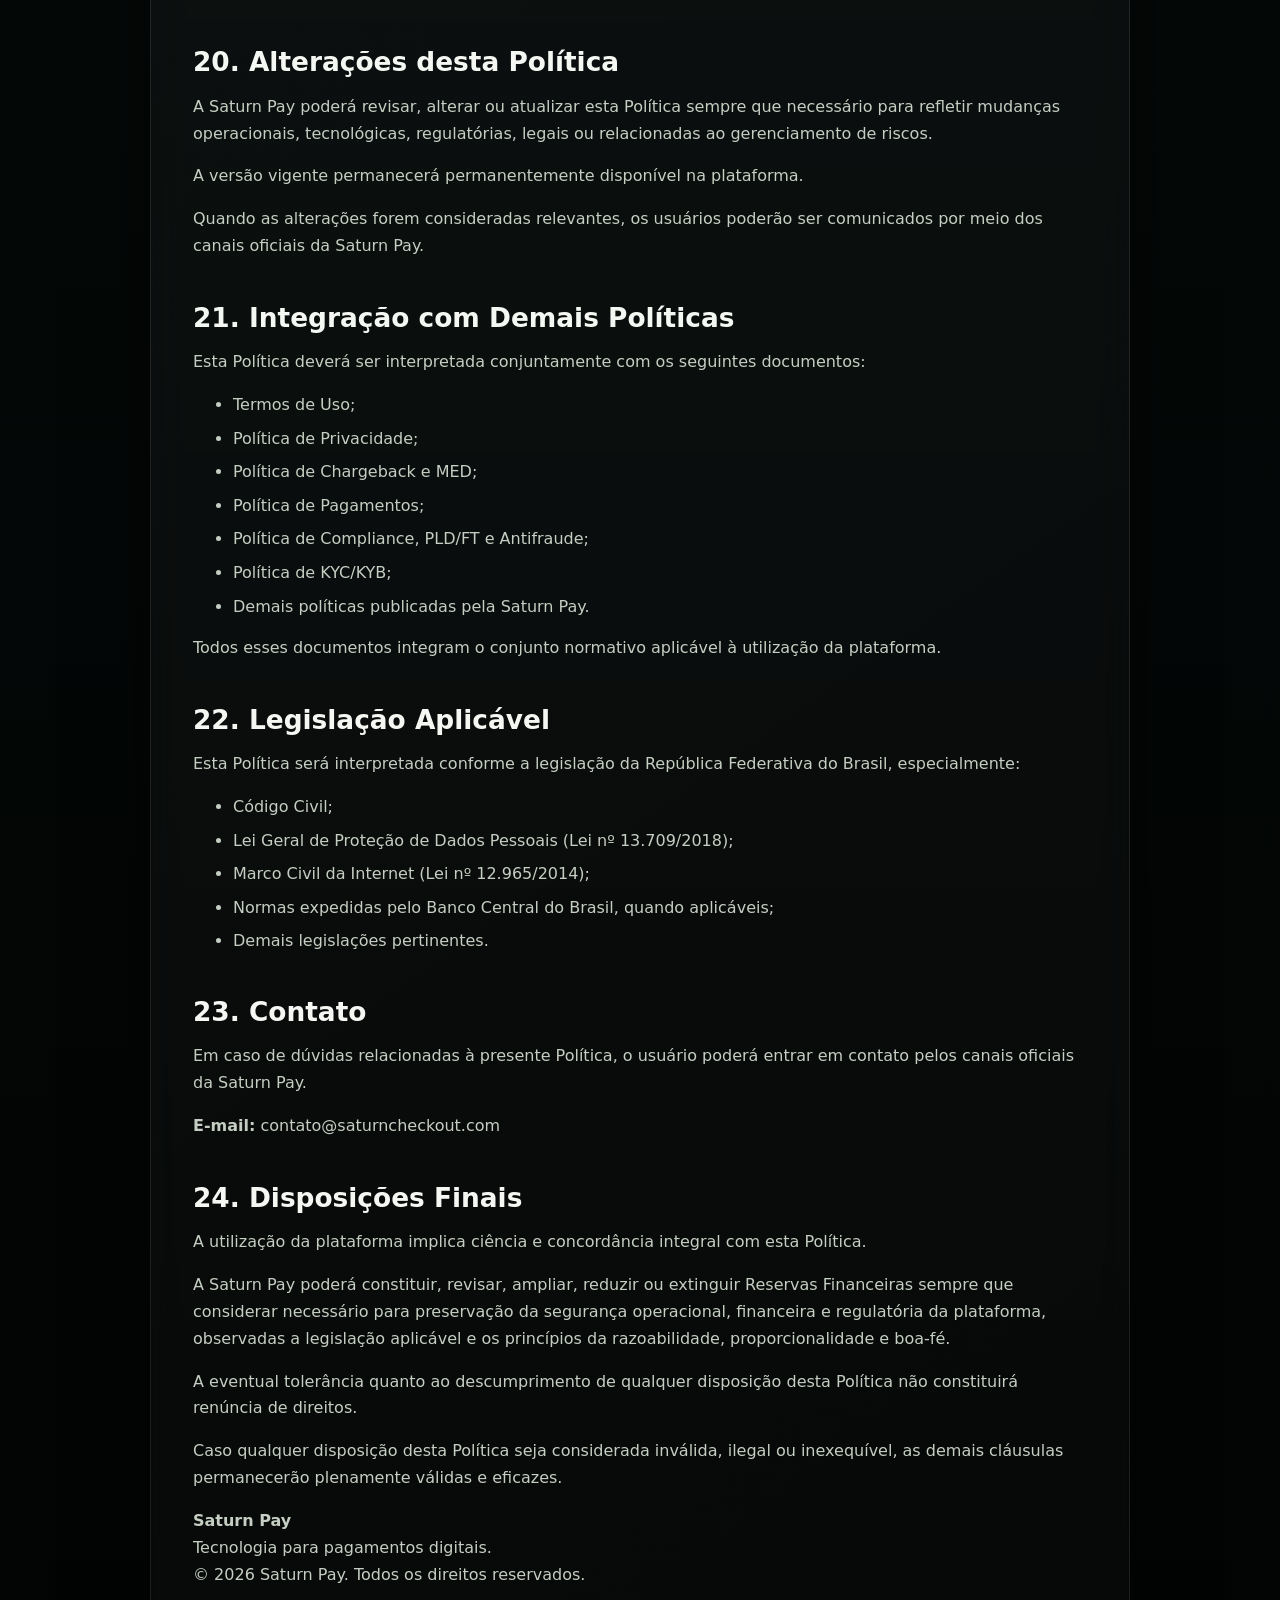
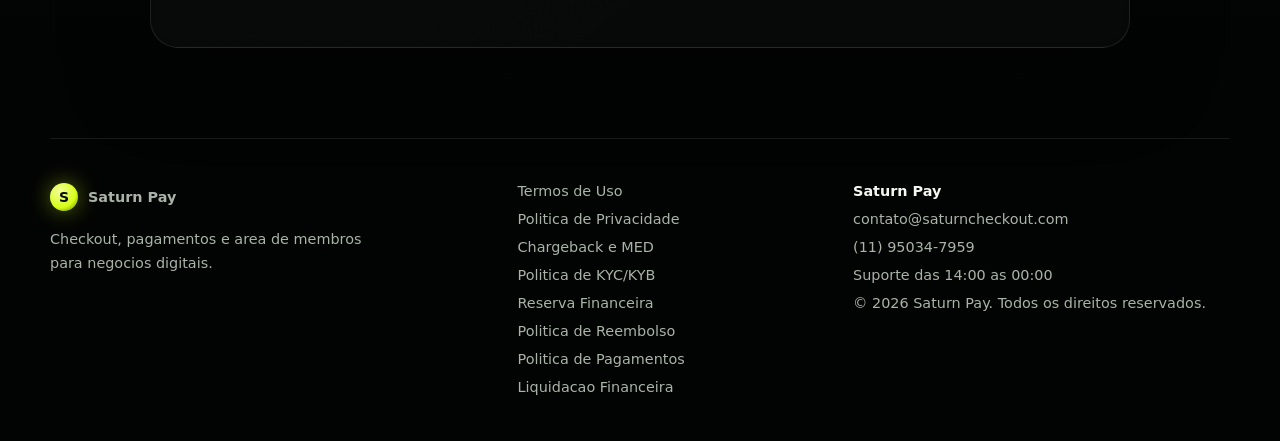
<file: politica-reserva-financeira-dinamica.html>
<!doctype html>
<html lang="pt-BR">
  <head>
    <meta charset="UTF-8" />
    <meta name="viewport" content="width=device-width, initial-scale=1.0" />
    <title>Politica de Reserva Financeira Dinamica - Saturn Pay</title>
    <meta name="description" content="Politica de Reserva Financeira Dinamica da Saturn Pay." />
    <link rel="stylesheet" href="./styles.css" />
  </head>
  <body>
    <div class="site-shell">
      <header class="header">
        <a class="brand" href="./index.html" aria-label="Saturn Pay">
          <span class="brand-mark">S</span>
          <span>Saturn Pay</span>
        </a>
        <button class="menu-toggle" type="button" aria-label="Abrir menu" aria-expanded="false">
          <span></span>
          <span></span>
        </button>
        <nav class="nav" aria-label="Navegacao principal">
          <a href="./index.html#solucoes">Plataforma</a>
          <a href="./index.html#taxas">Taxas</a>
          <a href="./index.html#premiacoes">Premiacoes</a>
          <a href="./index.html#faq">FAQ</a>
        </nav>
        <a class="header-cta" href="https://saturncheckout.com/cadastro">Criar conta</a>
      </header>

      <main class="policy-main">
        <section class="policy-hero">
          <span class="eyebrow">Documento legal</span>
        </section>
        <article class="policy-card">
<h1>Política de Reserva Financeira Dinâmica</h1>
<p><strong>Última atualização:</strong> 29/06/2026</p>



<p>A presente Política de Reserva Financeira Dinâmica ("Política") estabelece os critérios utilizados pela Saturn Pay para constituição, manutenção, revisão e liberação de reservas financeiras destinadas à mitigação de riscos operacionais, financeiros, regulatórios e de fraude.</p>

<p>Esta Política integra os Termos de Uso da Saturn Pay e aplica-se a todos os usuários que utilizam os serviços disponibilizados pela plataforma.</p>



<h2>1. Objetivo</h2>

<p>A Reserva Financeira possui como finalidade proteger a Saturn Pay, seus usuários, instituições financeiras parceiras e demais participantes do ecossistema financeiro contra riscos decorrentes das operações realizadas na plataforma.</p>

<p>Entre os riscos que poderão justificar a constituição de reserva financeira estão, entre outros:</p>

<ul>

<li>Chargebacks;</li>

<li>Mecanismo Especial de Devolução (MED);</li>

<li>Fraudes;</li>

<li>Reembolsos;</li>

<li>Determinações judiciais;</li>

<li>Determinações administrativas;</li>

<li>Obrigações regulatórias;</li>

<li>Descumprimento contratual.</li>

</ul>



<h2>2. Conceito de Reserva Financeira</h2>

<p>A Reserva Financeira consiste na retenção temporária de parte dos valores pertencentes ao usuário com a finalidade exclusiva de gerenciamento de riscos relacionados às operações processadas pela Saturn Pay.</p>

<p>A constituição da reserva não representa penalidade, presunção de irregularidade ou reconhecimento de responsabilidade por parte do usuário.</p>

<p>Trata-se de mecanismo preventivo amplamente utilizado por instituições de pagamento, adquirentes, subadquirentes e plataformas financeiras.</p>



<h2>3. Modalidades de Reserva</h2>

<p>A Saturn Pay poderá adotar diferentes modalidades de reserva financeira, conforme o perfil operacional do usuário.</p>

<p>Entre elas:</p>

<ul>

<li>Reserva Financeira Dinâmica;</li>

<li>Reserva Temporária;</li>

<li>Reserva Específica para determinada operação;</li>

<li>Reserva decorrente de obrigação legal ou regulatória.</li>

</ul>

<p>A modalidade aplicável será definida conforme os critérios internos de gerenciamento de risco.</p>



<h2>4. Critérios para Constituição da Reserva</h2>

<p>A Saturn Pay poderá constituir reserva financeira sempre que identificar necessidade de mitigação de riscos.</p>

<p>A análise poderá considerar, entre outros fatores:</p>

<ul>

<li>Tempo de relacionamento do usuário com a plataforma;</li>

<li>Volume financeiro movimentado;</li>

<li>Quantidade de transações;</li>

<li>Índice de Chargebacks;</li>

<li>Índice de MEDs;</li>

<li>Quantidade de reembolsos;</li>

<li>Histórico operacional;</li>

<li>Segmento de atuação;</li>

<li>Perfil de risco;</li>

<li>Documentação cadastral;</li>

<li>Resultado dos procedimentos de KYC e KYB;</li>

<li>Comportamento transacional;</li>

<li>Alterações significativas na operação;</li>

<li>Cumprimento das políticas da Saturn Pay;</li>

<li>Outros critérios técnicos utilizados pela plataforma.</li>

</ul>

<p>A Saturn Pay poderá utilizar modelos estatísticos, análises automatizadas e avaliações manuais para definição da necessidade de constituição da reserva.</p>



<h2>5. Natureza Dinâmica</h2>

<p>A Reserva Financeira adotada pela Saturn Pay possui natureza dinâmica.</p>

<p>Isso significa que seu percentual, valor, prazo ou necessidade poderão ser alterados a qualquer momento conforme a evolução do perfil operacional do usuário.</p>

<p>O histórico positivo de utilização da plataforma poderá resultar na redução ou eliminação da reserva.</p>

<p>Da mesma forma, alterações relevantes no perfil de risco poderão justificar sua ampliação.</p>



<h2>6. Ausência de Percentual Fixo</h2>

<p>A Saturn Pay não adota percentual único de reserva financeira aplicável a todos os usuários.</p>

<p>Cada caso será analisado individualmente considerando critérios técnicos, operacionais e regulatórios.</p>

<p>Os percentuais eventualmente aplicados poderão variar conforme a análise de risco realizada pela plataforma.</p>



<h2>7. Princípios da Reserva Financeira</h2>

<p>A constituição da Reserva Financeira observará os seguintes princípios:</p>

<ul>

<li>Proporcionalidade;</li>

<li>Boa-fé;</li>

<li>Necessidade;</li>

<li>Razoabilidade;</li>

<li>Gerenciamento de riscos;</li>

<li>Proteção da plataforma;</li>

<li>Proteção dos usuários;</li>

<li>Conformidade regulatória.</li>

</ul>

<p>A Saturn Pay buscará adotar medidas compatíveis com o risco identificado, evitando restrições desnecessárias às atividades legítimas dos usuários.</p>



<h2>8. Aplicação da Reserva Financeira</h2>

<p>A Reserva Financeira poderá ser aplicada sempre que a Saturn Pay identificar, mediante critérios técnicos, operacionais ou regulatórios, risco compatível com sua constituição.</p>

<p>A decisão poderá considerar fatores individuais do usuário, histórico operacional e comportamento transacional, não sendo necessária a ocorrência prévia de fraude, Chargeback ou MED para sua implementação.</p>

<p>A constituição da reserva possui caráter preventivo e poderá ocorrer antes, durante ou após a realização de determinadas operações.</p>



<h2>9. Situações que Podem Justificar a Reserva</h2>

<p>Sem prejuízo de outras hipóteses previstas nesta Política ou na legislação aplicável, a Saturn Pay poderá constituir ou ampliar Reserva Financeira quando identificar:</p>

<ul>

<li>Aumento repentino do volume financeiro movimentado;</li>

<li>Crescimento acelerado da quantidade de vendas;</li>

<li>Alteração significativa do perfil operacional do usuário;</li>

<li>Índice elevado de Chargebacks ou MEDs;</li>

<li>Quantidade relevante de reembolsos;</li>

<li>Reclamações recorrentes de compradores;</li>

<li>Atividades consideradas de maior risco operacional;</li>

<li>Indícios de fraude ou comportamento incompatível com o histórico do usuário;</li>

<li>Determinação judicial, administrativa ou regulatória;</li>

<li>Solicitação de instituições financeiras ou parceiros tecnológicos;</li>

<li>Descumprimento dos Termos de Uso ou demais políticas da Saturn Pay.</li>

</ul>



<h2>10. Valores Abrangidos</h2>

<p>A Reserva Financeira poderá incidir sobre valores ainda não liquidados, valores disponíveis para saque ou outros créditos existentes na conta do usuário, respeitados os limites operacionais da plataforma e a legislação aplicável.</p>

<p>A Saturn Pay poderá manter reservas específicas para determinadas operações, campanhas, produtos ou eventos considerados de maior risco.</p>



<h2>11. Revisão da Reserva Financeira</h2>

<p>A Reserva Financeira será periodicamente revisada pela Saturn Pay.</p>

<p>A revisão poderá resultar em:</p>

<ul>

<li>Manutenção da reserva existente;</li>

<li>Redução parcial da reserva;</li>

<li>Ampliação da reserva;</li>

<li>Liberação integral da reserva.</li>

</ul>

<p>A revisão considerará a evolução do relacionamento do usuário com a plataforma, bem como os critérios internos de gerenciamento de risco.</p>



<h2>12. Liberação da Reserva</h2>

<p>A Reserva Financeira poderá ser liberada parcial ou integralmente quando cessarem os fatores que motivaram sua constituição.</p>

<p>Entre os elementos considerados para eventual liberação poderão estar:</p>

<ul>

<li>Histórico positivo do usuário;</li>

<li>Redução dos índices de Chargeback e MED;</li>

<li>Ausência de reclamações relevantes;</li>

<li>Regularização documental;</li>

<li>Decurso do prazo definido para retenção;</li>

<li>Conclusão de procedimentos internos de análise;</li>

<li>Outros critérios técnicos adotados pela Saturn Pay.</li>

</ul>

<p>A liberação poderá ocorrer automaticamente ou mediante análise da equipe responsável.</p>



<h2>13. Comunicação ao Usuário</h2>

<p>Sempre que possível e observadas as limitações legais, regulatórias e operacionais, a Saturn Pay poderá informar ao usuário sobre a constituição, alteração ou encerramento da Reserva Financeira.</p>

<p>A comunicação poderá ocorrer por:</p>

<ul>

<li>Notificações na plataforma;</li>

<li>Correio eletrônico (e-mail);</li>

<li>Outros canais oficiais da Saturn Pay.</li>

</ul>

<p>Por razões relacionadas à segurança, prevenção à fraude ou cumprimento de determinações legais, determinadas informações poderão não ser integralmente divulgadas ao usuário.</p>



<h2>14. Relação com Chargeback e MED</h2>

<p>A constituição de Reserva Financeira poderá ocorrer em razão da existência de Chargebacks, solicitações de MED, disputas financeiras, reembolsos, fraudes ou outros eventos relacionados ao gerenciamento de risco.</p>

<p>A Reserva Financeira poderá ser utilizada para suportar obrigações financeiras decorrentes desses eventos, observadas as regras previstas nos Termos de Uso, na Política de Chargeback e MED e na legislação aplicável.</p>

<p>A existência de Reserva Financeira não impede a adoção de outras medidas previstas nas políticas da Saturn Pay.</p>



<h2>15. Direitos e Obrigações do Usuário</h2>

<p>O usuário compromete-se a colaborar com os procedimentos relacionados à Reserva Financeira sempre que solicitado.</p>

<p>Entre suas obrigações estão:</p>

<ul>

<li>Manter seus dados cadastrais atualizados;</li>

<li>Apresentar documentos quando solicitado;</li>

<li>Responder às solicitações da Saturn Pay dentro dos prazos estabelecidos;</li>

<li>Atuar de boa-fé durante todo o relacionamento contratual.</li>

</ul>

<p>O usuário poderá solicitar esclarecimentos acerca da existência de Reserva Financeira por meio dos canais oficiais de atendimento, observadas as limitações legais e de segurança.</p>



<h2>16. Outras Medidas de Gerenciamento de Risco</h2>

<p>A constituição de Reserva Financeira não impede que a Saturn Pay adote outras medidas destinadas à mitigação de riscos, incluindo:</p>

<ul>

<li>Solicitação de documentação complementar;</li>

<li>Atualização cadastral;</li>

<li>Procedimentos adicionais de KYC/KYB;</li>

<li>Revisão de limites operacionais;</li>

<li>Aprovação manual de saques;</li>

<li>Suspensão temporária de determinadas funcionalidades;</li>

<li>Outras medidas previstas nos Termos de Uso e demais políticas da plataforma.</li>

</ul>

<p>As medidas adotadas buscarão preservar a segurança da plataforma, dos usuários e do ecossistema financeiro.</p>



<h2>17. Limitação de Responsabilidade</h2>

<p>A Reserva Financeira constitui mecanismo legítimo de gerenciamento de riscos adotado pela Saturn Pay com a finalidade de proteger a plataforma, seus usuários, parceiros tecnológicos, instituições financeiras e demais participantes do ecossistema de pagamentos.</p>

<p>A constituição, manutenção, revisão ou liberação da Reserva Financeira não representa reconhecimento de responsabilidade civil, administrativa ou criminal por parte do usuário.</p>

<p>A Saturn Pay não será responsável por eventuais prejuízos decorrentes da constituição de Reserva Financeira realizada em conformidade com esta Política, com os Termos de Uso, com a legislação aplicável ou com determinações provenientes de instituições financeiras, parceiros tecnológicos ou autoridades competentes.</p>

<p>A Reserva Financeira não constitui investimento, depósito bancário, aplicação financeira ou qualquer modalidade de remuneração ao usuário.</p>



<h2>18. Critérios Internos de Gerenciamento de Risco</h2>

<p>Os critérios utilizados pela Saturn Pay para definição da necessidade, percentual, duração e revisão da Reserva Financeira possuem natureza confidencial e estratégica.</p>

<p>Com o objetivo de preservar a segurança da plataforma e prevenir fraudes, a Saturn Pay não possui obrigação de divulgar integralmente seus modelos internos de análise, algoritmos, metodologias estatísticas, indicadores de risco ou demais mecanismos utilizados para gerenciamento das operações.</p>

<p>A ausência de divulgação desses critérios não caracteriza falta de transparência, sendo medida necessária à proteção da integridade operacional da plataforma.</p>



<h2>19. Relação com Outras Medidas de Segurança</h2>

<p>A Reserva Financeira poderá coexistir com outros mecanismos de gerenciamento de risco adotados pela Saturn Pay.</p>

<p>Entre eles:</p>

<ul>

<li>Procedimentos de KYC e KYB;</li>

<li>Monitoramento transacional;</li>

<li>Análise manual de operações;</li>

<li>Aprovação manual de saques;</li>

<li>Bloqueios preventivos;</li>

<li>Revisões cadastrais;</li>

<li>Monitoramento antifraude;</li>

<li>Procedimentos de Compliance;</li>

<li>Demais mecanismos internos destinados à proteção da plataforma.</li>

</ul>



<h2>20. Alterações desta Política</h2>

<p>A Saturn Pay poderá revisar, alterar ou atualizar esta Política sempre que necessário para refletir mudanças operacionais, tecnológicas, regulatórias, legais ou relacionadas ao gerenciamento de riscos.</p>

<p>A versão vigente permanecerá permanentemente disponível na plataforma.</p>

<p>Quando as alterações forem consideradas relevantes, os usuários poderão ser comunicados por meio dos canais oficiais da Saturn Pay.</p>



<h2>21. Integração com Demais Políticas</h2>

<p>Esta Política deverá ser interpretada conjuntamente com os seguintes documentos:</p>

<ul>

<li>Termos de Uso;</li>

<li>Política de Privacidade;</li>

<li>Política de Chargeback e MED;</li>

<li>Política de Pagamentos;</li>

<li>Política de Compliance, PLD/FT e Antifraude;</li>

<li>Política de KYC/KYB;</li>

<li>Demais políticas publicadas pela Saturn Pay.</li>

</ul>

<p>Todos esses documentos integram o conjunto normativo aplicável à utilização da plataforma.</p>



<h2>22. Legislação Aplicável</h2>

<p>Esta Política será interpretada conforme a legislação da República Federativa do Brasil, especialmente:</p>

<ul>

<li>Código Civil;</li>

<li>Lei Geral de Proteção de Dados Pessoais (Lei nº 13.709/2018);</li>

<li>Marco Civil da Internet (Lei nº 12.965/2014);</li>

<li>Normas expedidas pelo Banco Central do Brasil, quando aplicáveis;</li>

<li>Demais legislações pertinentes.</li>

</ul>



<h2>23. Contato</h2>

<p>Em caso de dúvidas relacionadas à presente Política, o usuário poderá entrar em contato pelos canais oficiais da Saturn Pay.</p>

<p><strong>E-mail:</strong> contato@saturncheckout.com</p>



<h2>24. Disposições Finais</h2>

<p>A utilização da plataforma implica ciência e concordância integral com esta Política.</p>

<p>A Saturn Pay poderá constituir, revisar, ampliar, reduzir ou extinguir Reservas Financeiras sempre que considerar necessário para preservação da segurança operacional, financeira e regulatória da plataforma, observadas a legislação aplicável e os princípios da razoabilidade, proporcionalidade e boa-fé.</p>

<p>A eventual tolerância quanto ao descumprimento de qualquer disposição desta Política não constituirá renúncia de direitos.</p>

<p>Caso qualquer disposição desta Política seja considerada inválida, ilegal ou inexequível, as demais cláusulas permanecerão plenamente válidas e eficazes.</p>



<p><strong>Saturn Pay</strong><br>
Tecnologia para pagamentos digitais.<br>
© 2026 Saturn Pay. Todos os direitos reservados.</p>
        </article>
      </main>

      <footer class="footer">
        <div class="footer-brand">
          <a class="brand" href="./index.html" aria-label="Saturn Pay">
            <span class="brand-mark">S</span>
            <span>Saturn Pay</span>
          </a>
          <p>Checkout, pagamentos e area de membros para negocios digitais.</p>
        </div>
        <nav class="footer-nav" aria-label="Links do rodape">
          <a href="./termos-de-uso.html">Termos de Uso</a>
          <a href="./politica-de-privacidade.html">Politica de Privacidade</a>
          <a href="./politica-chargeback-med.html">Chargeback e MED</a>
          <a href="./politica-kyc-kyb.html">Politica de KYC/KYB</a>
          <a href="./politica-reserva-financeira-dinamica.html">Reserva Financeira</a>
          <a href="./politica-reembolso.html">Politica de Reembolso</a>
          <a href="./politica-pagamentos.html">Politica de Pagamentos</a>
          <a href="./politica-liquidacao-financeira.html">Liquidacao Financeira</a>
        </nav>
        <div class="footer-contact">
          <strong>Saturn Pay</strong>
          <span>contato@saturncheckout.com</span>
          <span>(11) 95034-7959</span>
          <span>Suporte das 14:00 as 00:00</span>
          <span>© 2026 Saturn Pay. Todos os direitos reservados.</span>
        </div>
      </footer>
    </div>
    <script src="./script.js"></script>
  </body>
</html>
</file>
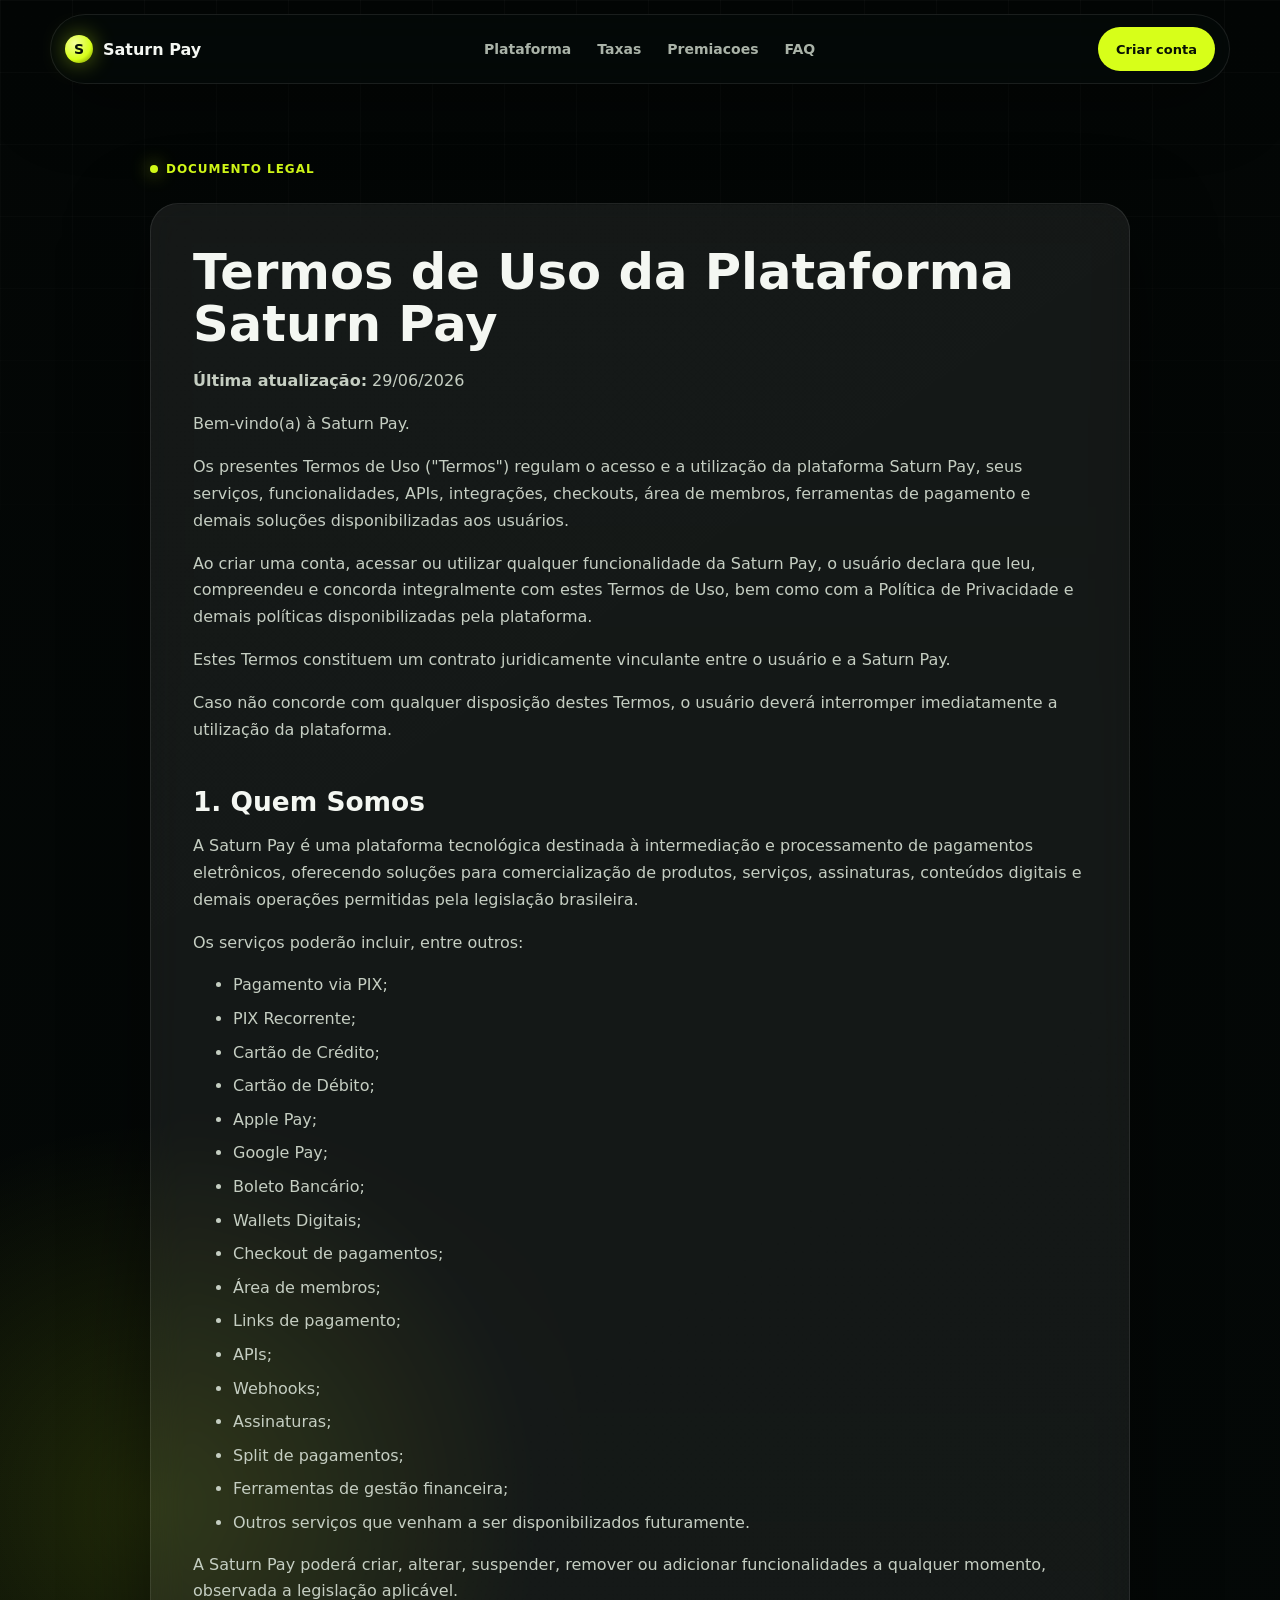
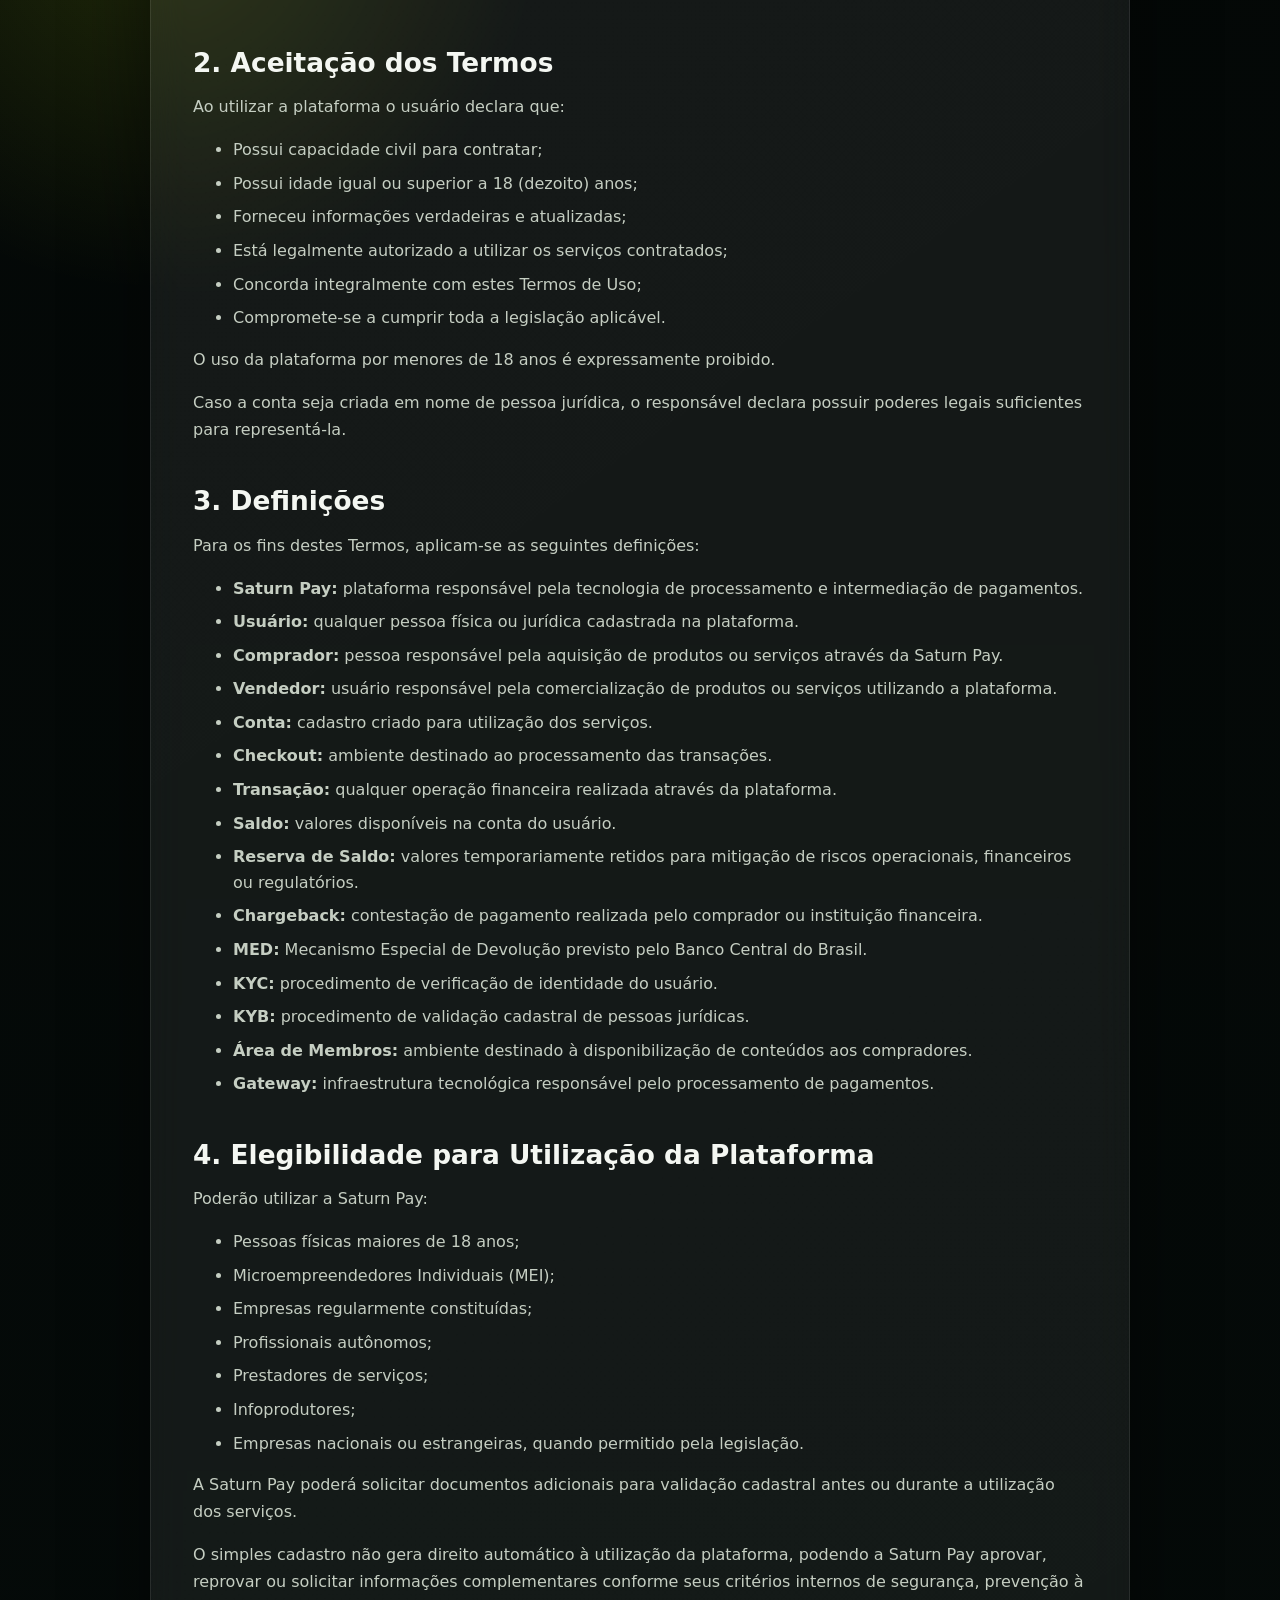
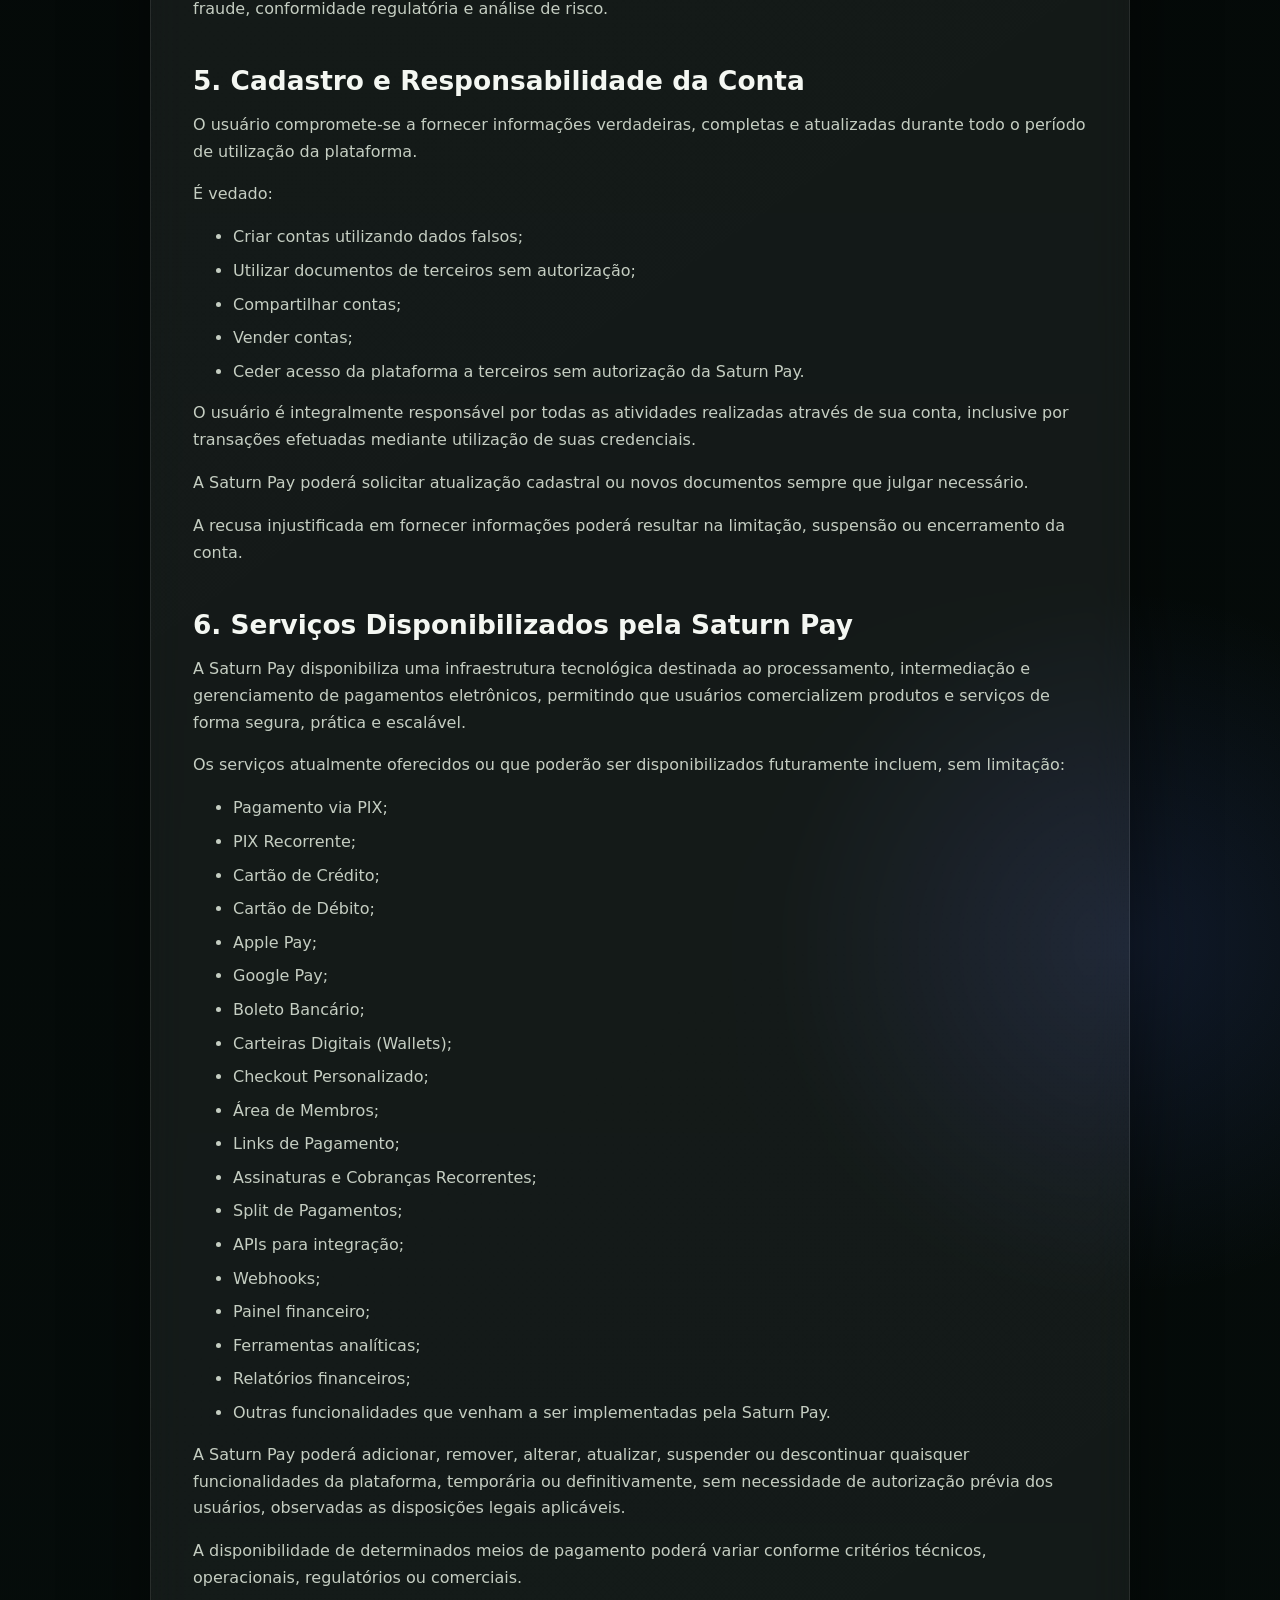
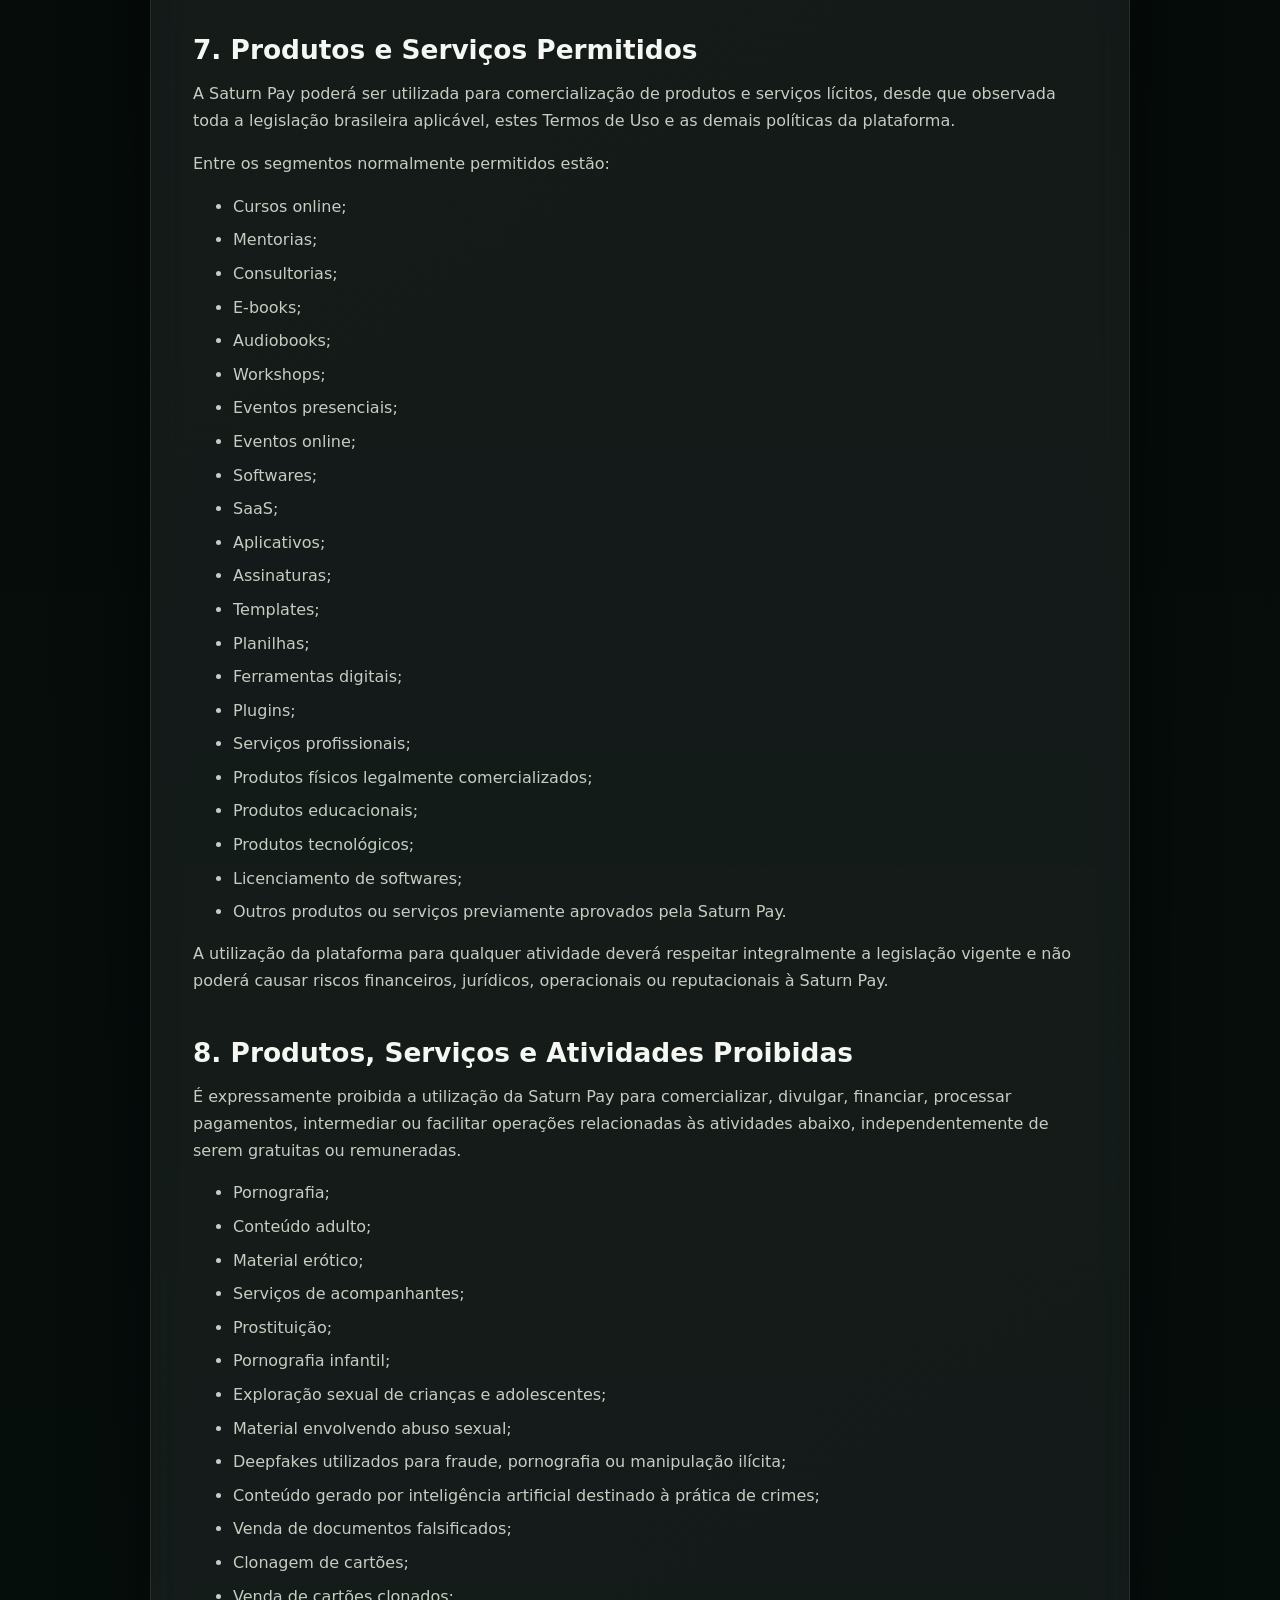
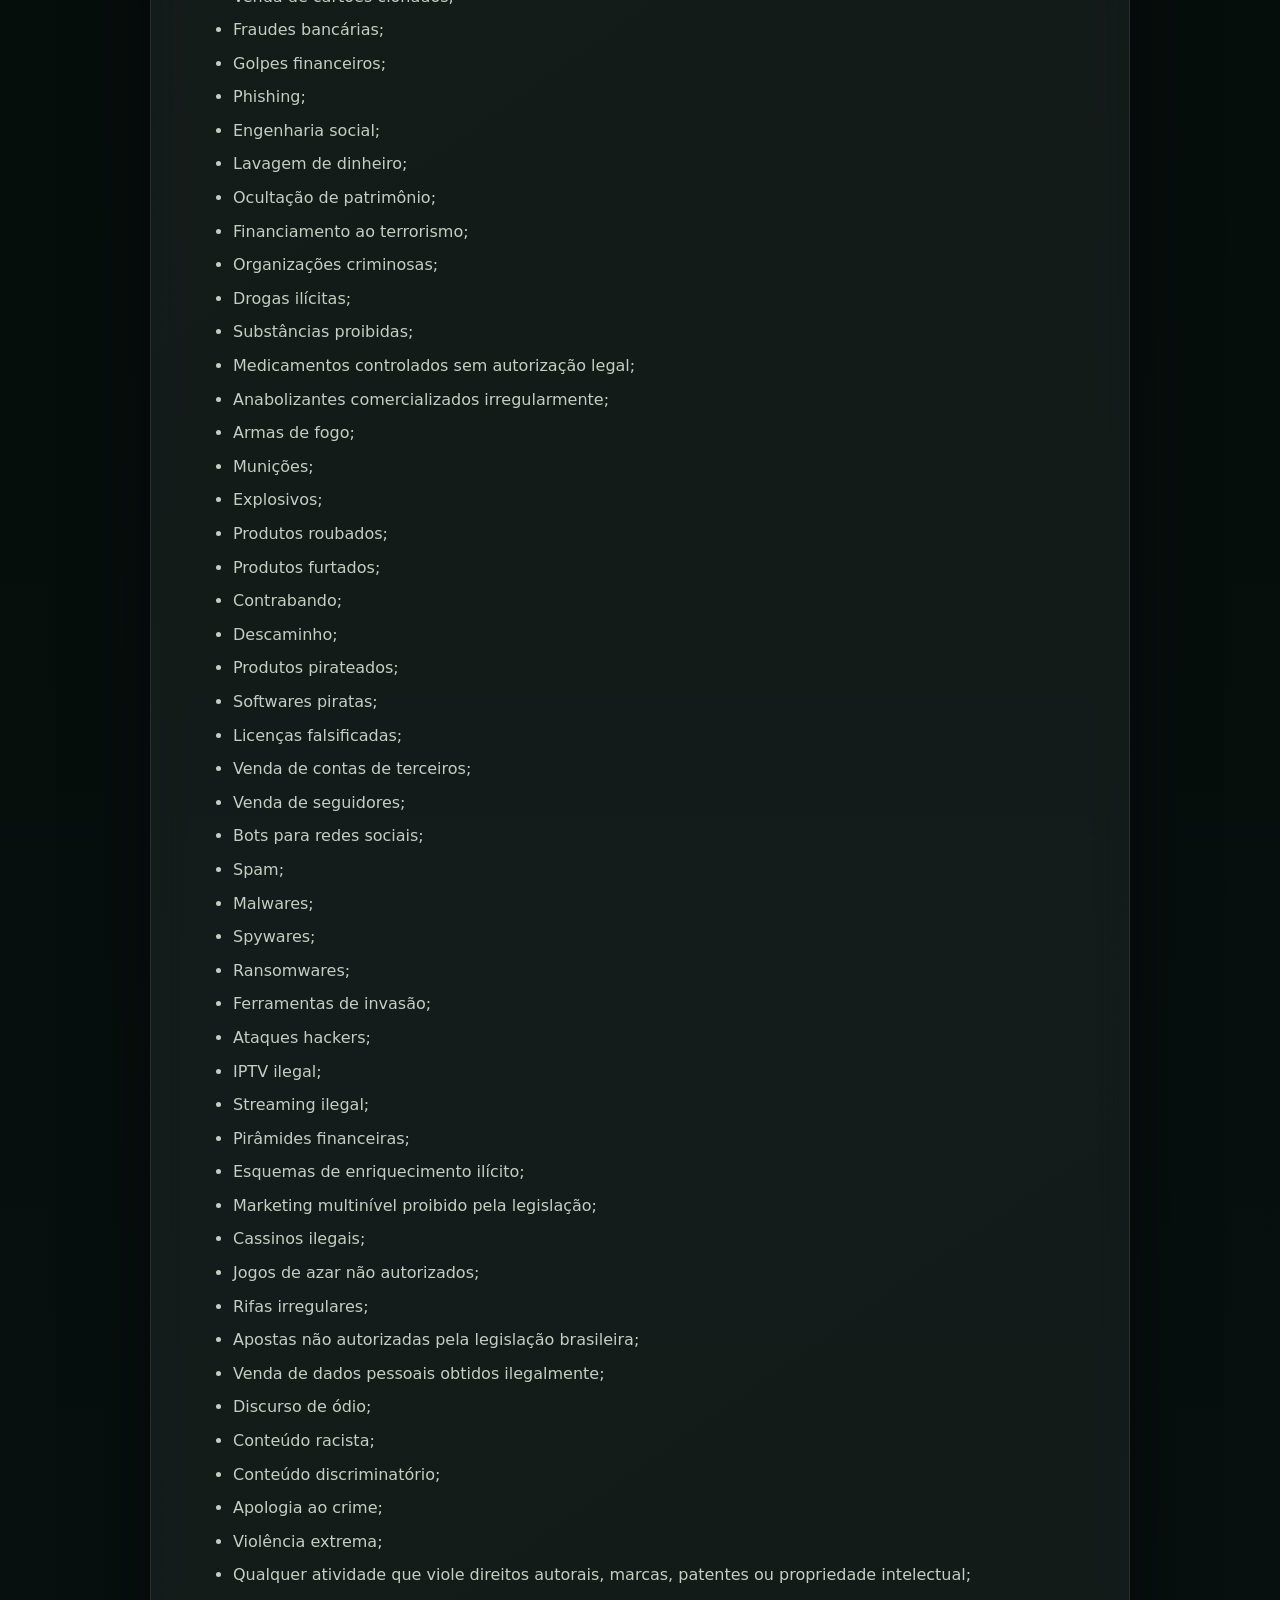
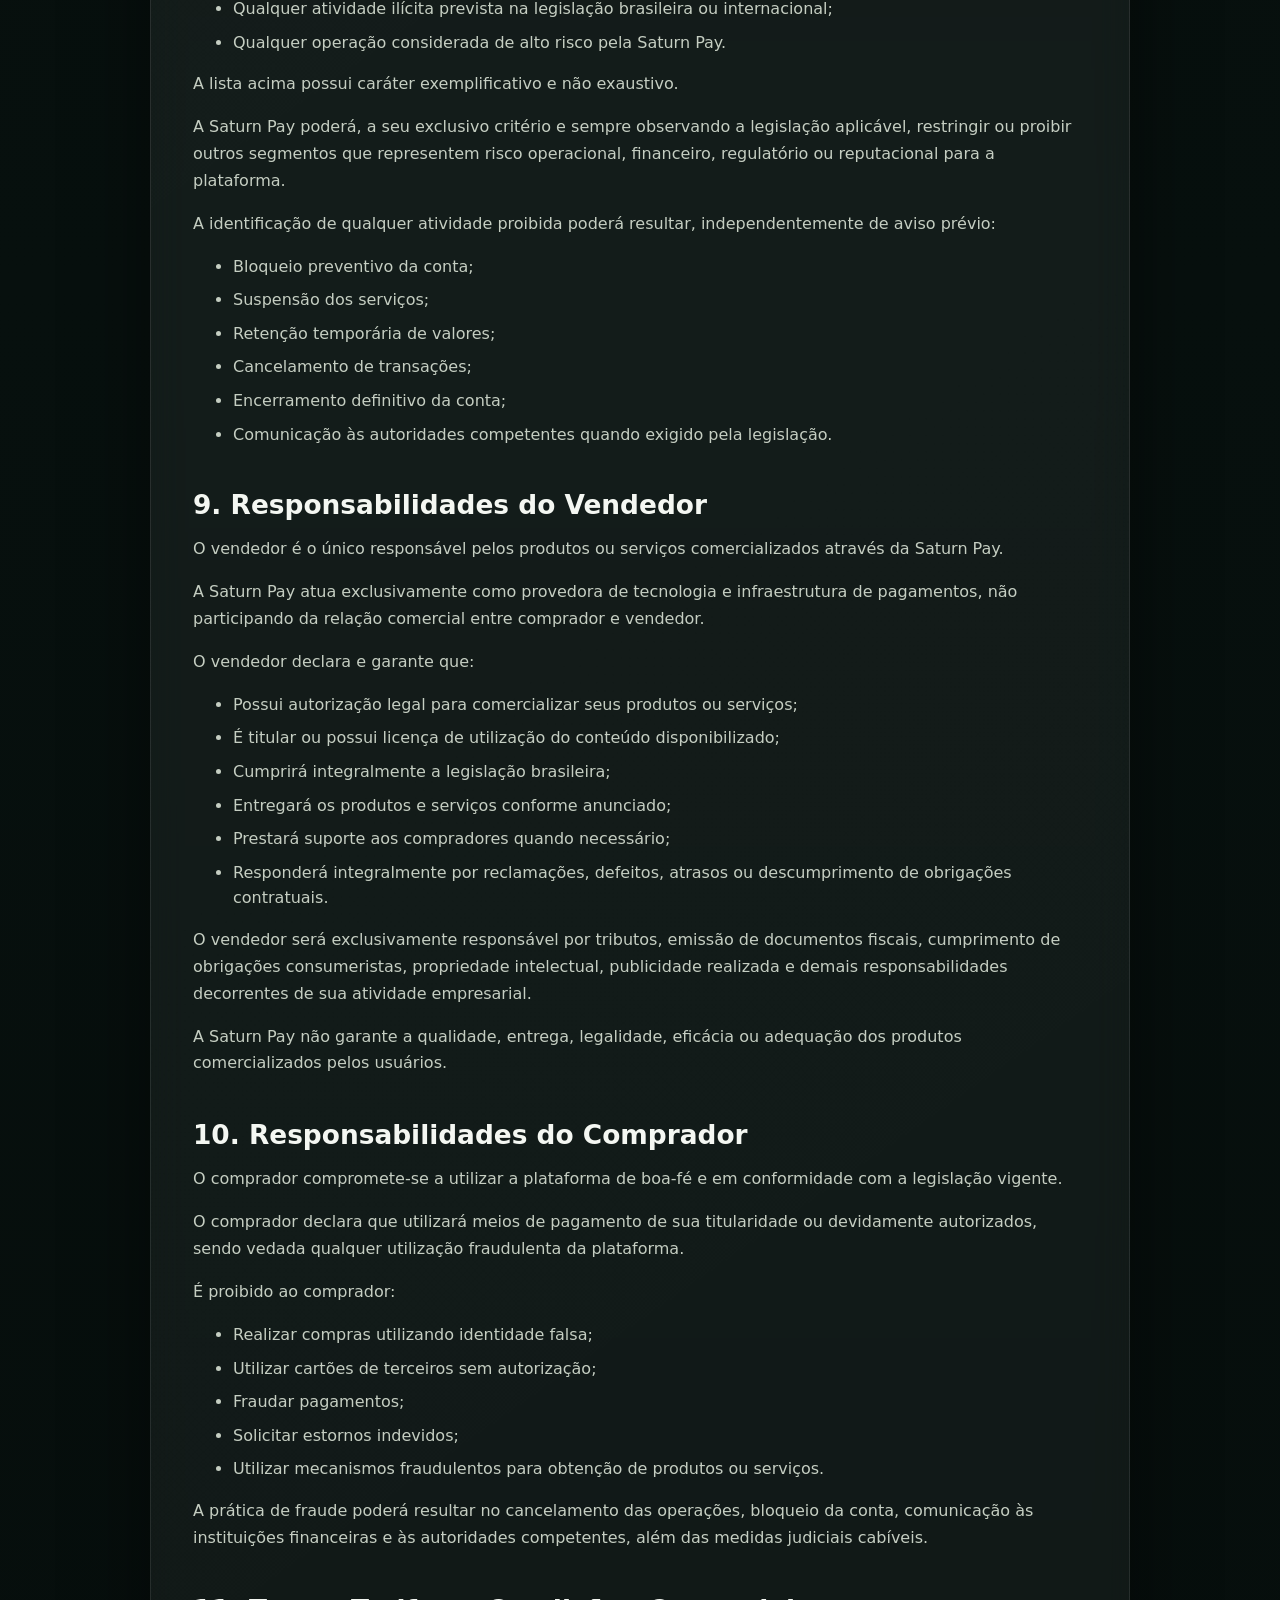
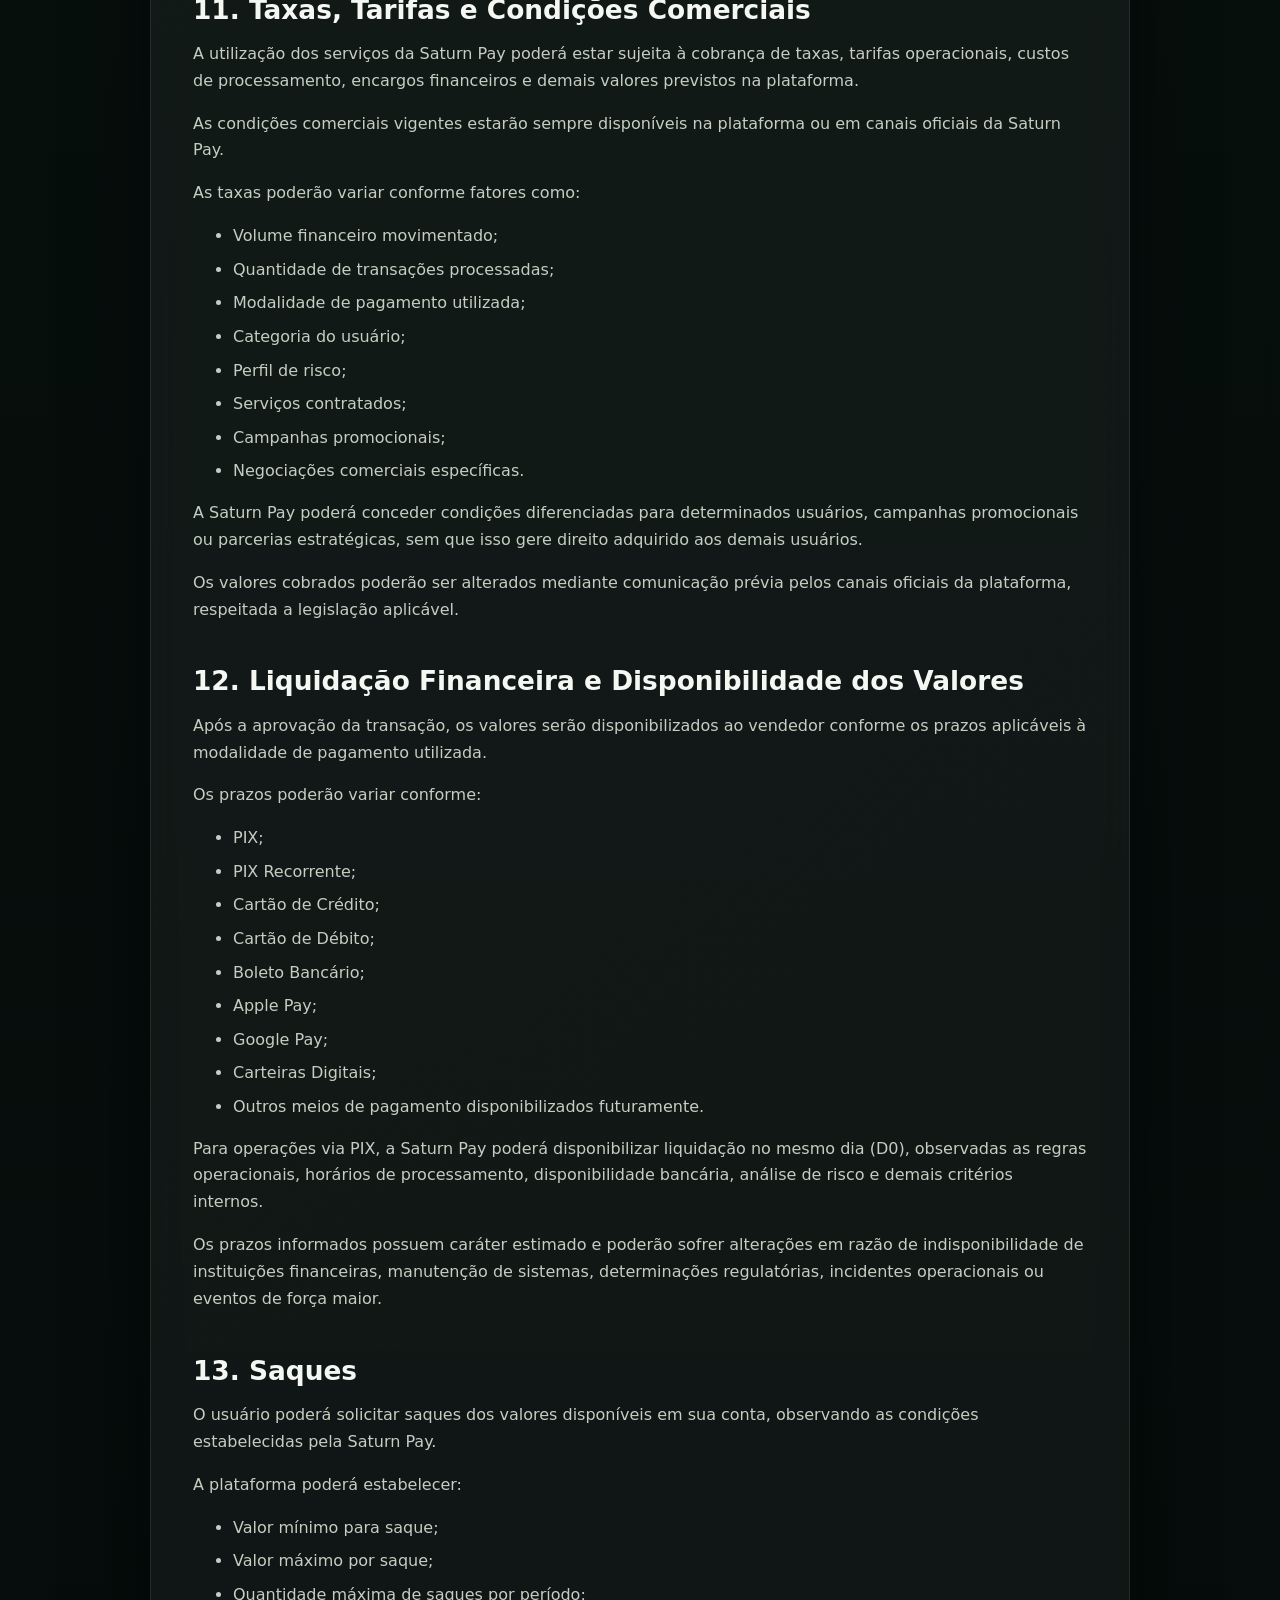
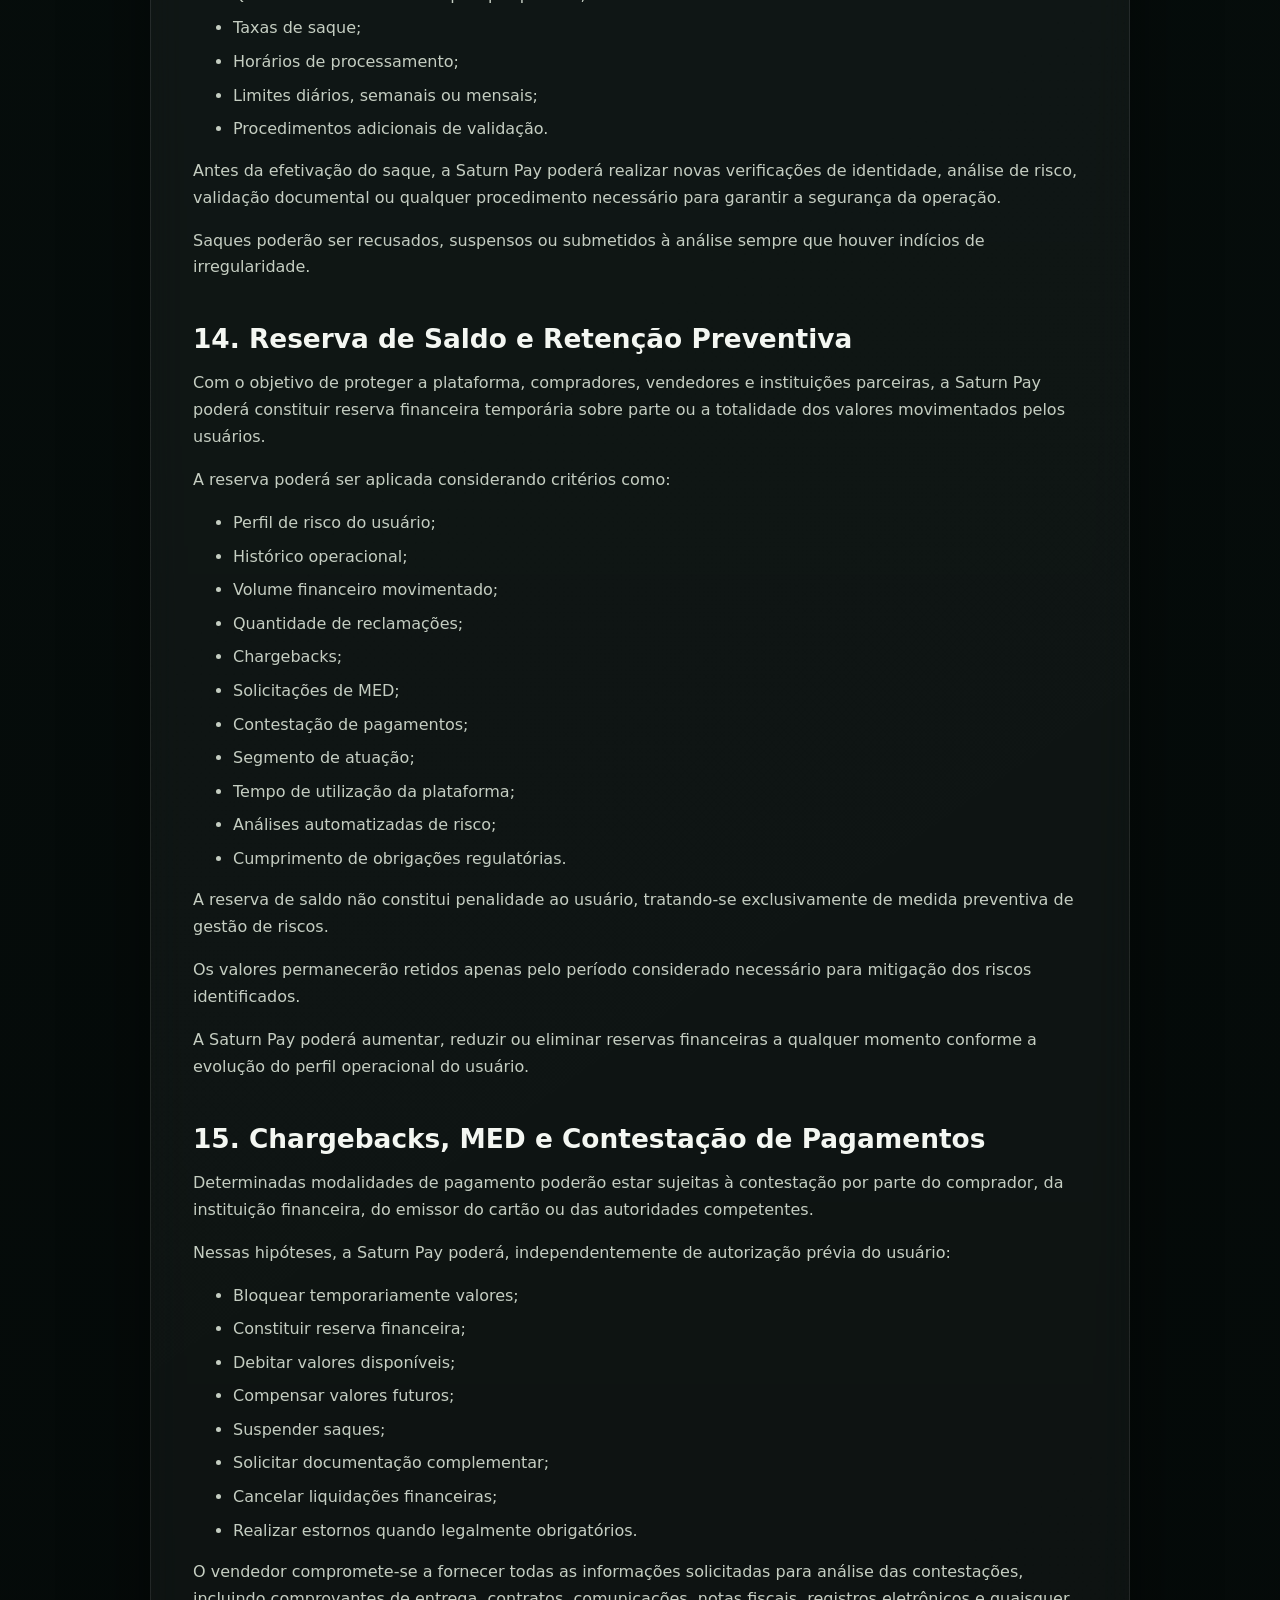
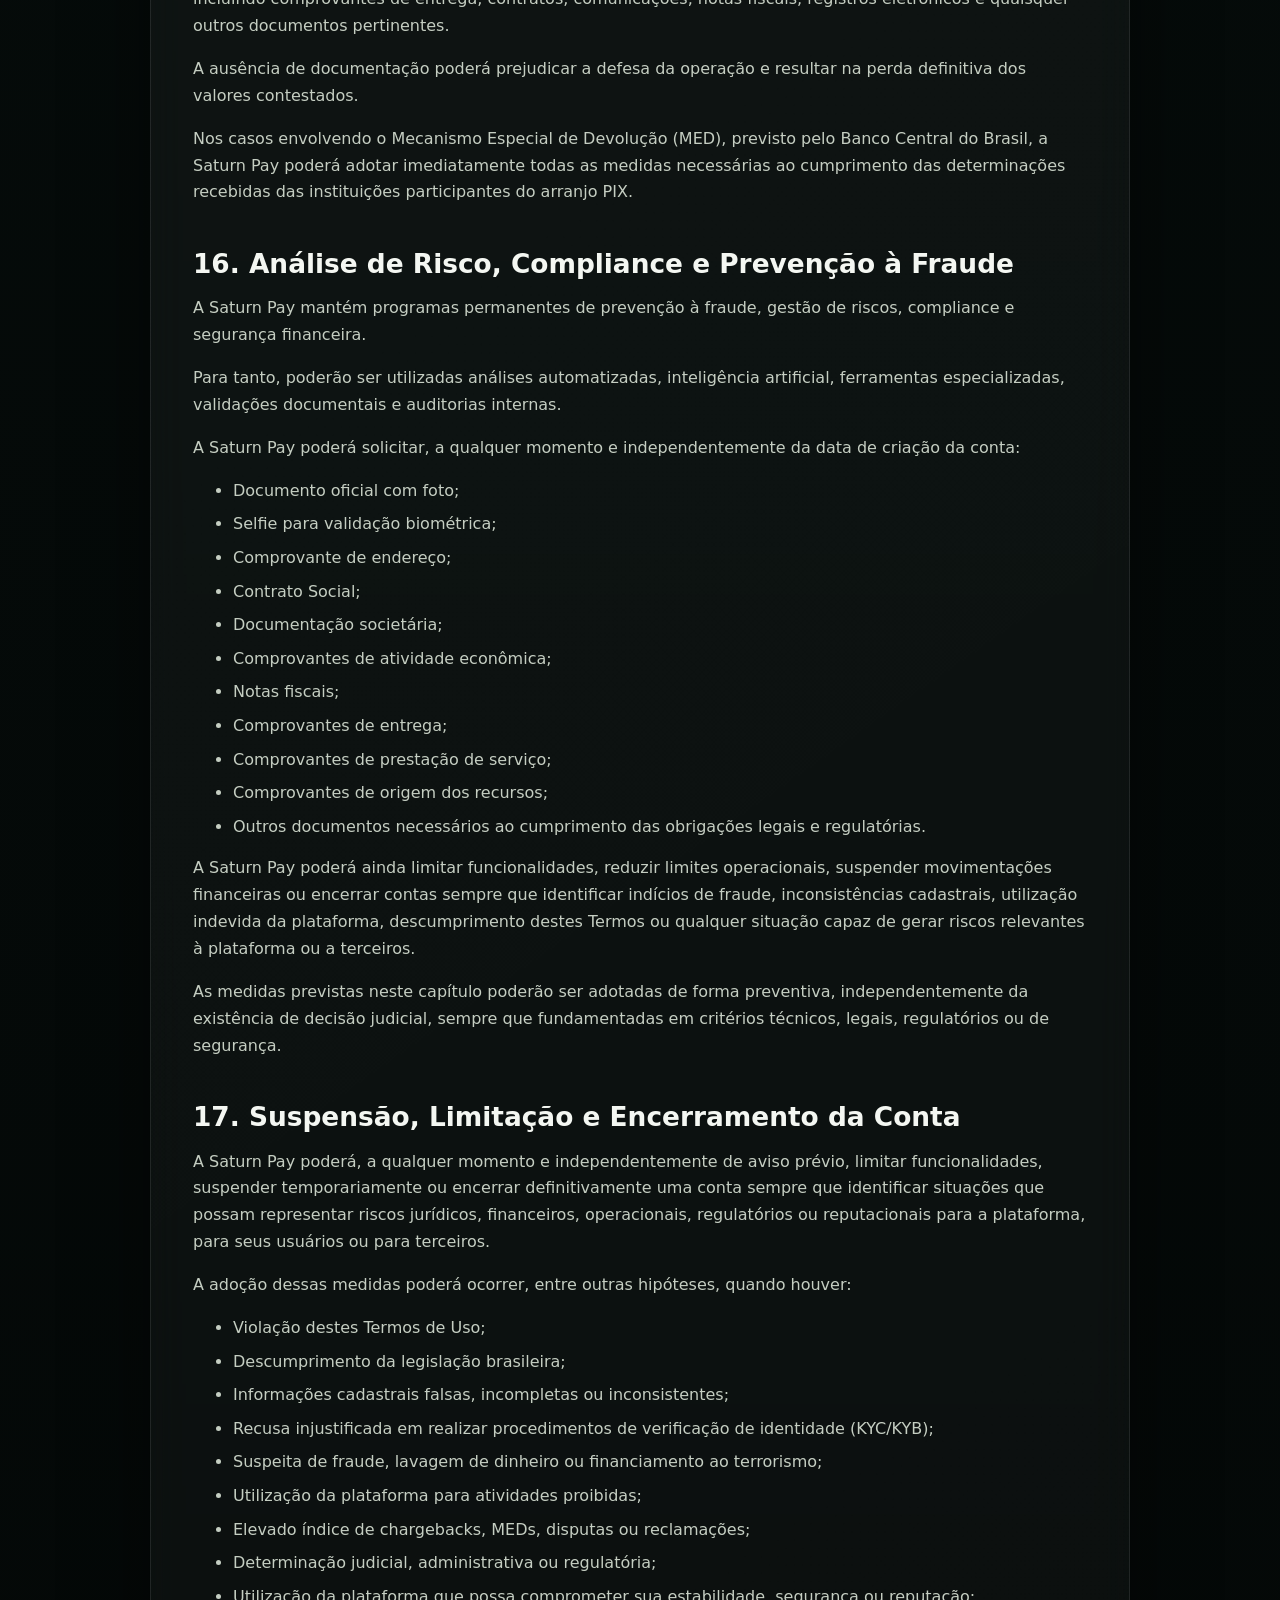
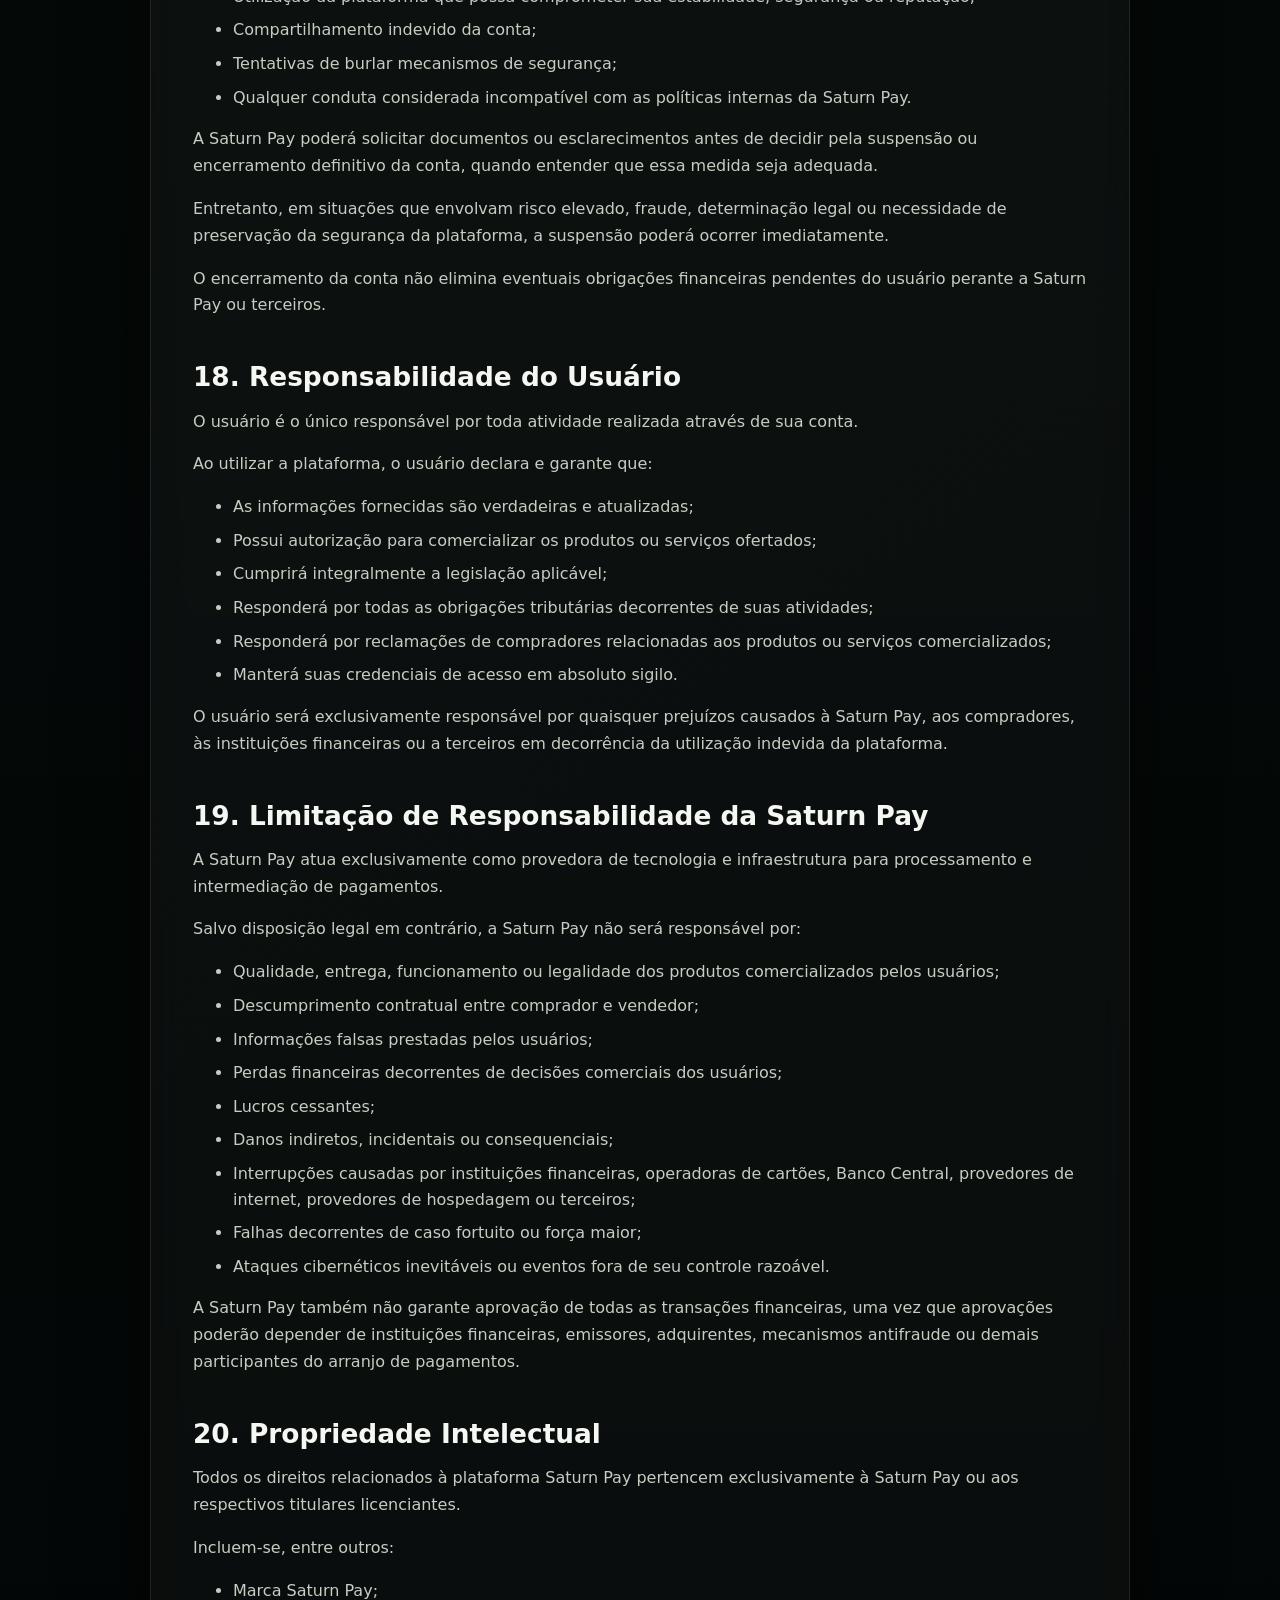
<file: termos-de-uso.html>
<!doctype html>
<html lang="pt-BR">
  <head>
    <meta charset="UTF-8" />
    <meta name="viewport" content="width=device-width, initial-scale=1.0" />
    <title>Termos de Uso - Saturn Pay</title>
    <meta name="description" content="Termos de Uso da Saturn Pay." />
    <link rel="stylesheet" href="./styles.css" />
  </head>
  <body>
    <div class="site-shell">
      <header class="header">
        <a class="brand" href="./index.html" aria-label="Saturn Pay">
          <span class="brand-mark">S</span>
          <span>Saturn Pay</span>
        </a>
        <button class="menu-toggle" type="button" aria-label="Abrir menu" aria-expanded="false">
          <span></span>
          <span></span>
        </button>
        <nav class="nav" aria-label="Navegacao principal">
          <a href="./index.html#solucoes">Plataforma</a>
          <a href="./index.html#taxas">Taxas</a>
          <a href="./index.html#premiacoes">Premiacoes</a>
          <a href="./index.html#faq">FAQ</a>
        </nav>
        <a class="header-cta" href="https://saturncheckout.com/cadastro">Criar conta</a>
      </header>

      <main class="policy-main">
        <section class="policy-hero">
          <span class="eyebrow">Documento legal</span>
        </section>
        <article class="policy-card">
<h1>Termos de Uso da Plataforma Saturn Pay</h1>
<p><strong>Última atualização:</strong> 29/06/2026</p>

<p>Bem-vindo(a) à Saturn Pay.</p>

<p>Os presentes Termos de Uso ("Termos") regulam o acesso e a utilização da plataforma Saturn Pay, seus serviços, funcionalidades, APIs, integrações, checkouts, área de membros, ferramentas de pagamento e demais soluções disponibilizadas aos usuários.</p>

<p>Ao criar uma conta, acessar ou utilizar qualquer funcionalidade da Saturn Pay, o usuário declara que leu, compreendeu e concorda integralmente com estes Termos de Uso, bem como com a Política de Privacidade e demais políticas disponibilizadas pela plataforma.</p>

<p>Estes Termos constituem um contrato juridicamente vinculante entre o usuário e a Saturn Pay.</p>

<p>Caso não concorde com qualquer disposição destes Termos, o usuário deverá interromper imediatamente a utilização da plataforma.</p>



<h2>1. Quem Somos</h2>

<p>A Saturn Pay é uma plataforma tecnológica destinada à intermediação e processamento de pagamentos eletrônicos, oferecendo soluções para comercialização de produtos, serviços, assinaturas, conteúdos digitais e demais operações permitidas pela legislação brasileira.</p>

<p>Os serviços poderão incluir, entre outros:</p>

<ul>

<li>Pagamento via PIX;</li>

<li>PIX Recorrente;</li>

<li>Cartão de Crédito;</li>

<li>Cartão de Débito;</li>

<li>Apple Pay;</li>

<li>Google Pay;</li>

<li>Boleto Bancário;</li>

<li>Wallets Digitais;</li>

<li>Checkout de pagamentos;</li>

<li>Área de membros;</li>

<li>Links de pagamento;</li>

<li>APIs;</li>

<li>Webhooks;</li>

<li>Assinaturas;</li>

<li>Split de pagamentos;</li>

<li>Ferramentas de gestão financeira;</li>

<li>Outros serviços que venham a ser disponibilizados futuramente.</li>

</ul>

<p>A Saturn Pay poderá criar, alterar, suspender, remover ou adicionar funcionalidades a qualquer momento, observada a legislação aplicável.</p>



<h2>2. Aceitação dos Termos</h2>

<p>Ao utilizar a plataforma o usuário declara que:</p>

<ul>

<li>Possui capacidade civil para contratar;</li>

<li>Possui idade igual ou superior a 18 (dezoito) anos;</li>

<li>Forneceu informações verdadeiras e atualizadas;</li>

<li>Está legalmente autorizado a utilizar os serviços contratados;</li>

<li>Concorda integralmente com estes Termos de Uso;</li>

<li>Compromete-se a cumprir toda a legislação aplicável.</li>

</ul>

<p>O uso da plataforma por menores de 18 anos é expressamente proibido.</p>

<p>Caso a conta seja criada em nome de pessoa jurídica, o responsável declara possuir poderes legais suficientes para representá-la.</p>



<h2>3. Definições</h2>

<p>Para os fins destes Termos, aplicam-se as seguintes definições:</p>

<ul>

<li><strong>Saturn Pay:</strong> plataforma responsável pela tecnologia de processamento e intermediação de pagamentos.</li>

<li><strong>Usuário:</strong> qualquer pessoa física ou jurídica cadastrada na plataforma.</li>

<li><strong>Comprador:</strong> pessoa responsável pela aquisição de produtos ou serviços através da Saturn Pay.</li>

<li><strong>Vendedor:</strong> usuário responsável pela comercialização de produtos ou serviços utilizando a plataforma.</li>

<li><strong>Conta:</strong> cadastro criado para utilização dos serviços.</li>

<li><strong>Checkout:</strong> ambiente destinado ao processamento das transações.</li>

<li><strong>Transação:</strong> qualquer operação financeira realizada através da plataforma.</li>

<li><strong>Saldo:</strong> valores disponíveis na conta do usuário.</li>

<li><strong>Reserva de Saldo:</strong> valores temporariamente retidos para mitigação de riscos operacionais, financeiros ou regulatórios.</li>

<li><strong>Chargeback:</strong> contestação de pagamento realizada pelo comprador ou instituição financeira.</li>

<li><strong>MED:</strong> Mecanismo Especial de Devolução previsto pelo Banco Central do Brasil.</li>

<li><strong>KYC:</strong> procedimento de verificação de identidade do usuário.</li>

<li><strong>KYB:</strong> procedimento de validação cadastral de pessoas jurídicas.</li>

<li><strong>Área de Membros:</strong> ambiente destinado à disponibilização de conteúdos aos compradores.</li>

<li><strong>Gateway:</strong> infraestrutura tecnológica responsável pelo processamento de pagamentos.</li>

</ul>



<h2>4. Elegibilidade para Utilização da Plataforma</h2>

<p>Poderão utilizar a Saturn Pay:</p>

<ul>

<li>Pessoas físicas maiores de 18 anos;</li>

<li>Microempreendedores Individuais (MEI);</li>

<li>Empresas regularmente constituídas;</li>

<li>Profissionais autônomos;</li>

<li>Prestadores de serviços;</li>

<li>Infoprodutores;</li>

<li>Empresas nacionais ou estrangeiras, quando permitido pela legislação.</li>

</ul>

<p>A Saturn Pay poderá solicitar documentos adicionais para validação cadastral antes ou durante a utilização dos serviços.</p>

<p>O simples cadastro não gera direito automático à utilização da plataforma, podendo a Saturn Pay aprovar, reprovar ou solicitar informações complementares conforme seus critérios internos de segurança, prevenção à fraude, conformidade regulatória e análise de risco.</p>



<h2>5. Cadastro e Responsabilidade da Conta</h2>

<p>O usuário compromete-se a fornecer informações verdadeiras, completas e atualizadas durante todo o período de utilização da plataforma.</p>

<p>É vedado:</p>

<ul>

<li>Criar contas utilizando dados falsos;</li>

<li>Utilizar documentos de terceiros sem autorização;</li>

<li>Compartilhar contas;</li>

<li>Vender contas;</li>

<li>Ceder acesso da plataforma a terceiros sem autorização da Saturn Pay.</li>

</ul>

<p>O usuário é integralmente responsável por todas as atividades realizadas através de sua conta, inclusive por transações efetuadas mediante utilização de suas credenciais.</p>

<p>A Saturn Pay poderá solicitar atualização cadastral ou novos documentos sempre que julgar necessário.</p>

<p>A recusa injustificada em fornecer informações poderá resultar na limitação, suspensão ou encerramento da conta.</p>



<h2>6. Serviços Disponibilizados pela Saturn Pay</h2>

<p>A Saturn Pay disponibiliza uma infraestrutura tecnológica destinada ao processamento, intermediação e gerenciamento de pagamentos eletrônicos, permitindo que usuários comercializem produtos e serviços de forma segura, prática e escalável.</p>

<p>Os serviços atualmente oferecidos ou que poderão ser disponibilizados futuramente incluem, sem limitação:</p>

<ul>

<li>Pagamento via PIX;</li>

<li>PIX Recorrente;</li>

<li>Cartão de Crédito;</li>

<li>Cartão de Débito;</li>

<li>Apple Pay;</li>

<li>Google Pay;</li>

<li>Boleto Bancário;</li>

<li>Carteiras Digitais (Wallets);</li>

<li>Checkout Personalizado;</li>

<li>Área de Membros;</li>

<li>Links de Pagamento;</li>

<li>Assinaturas e Cobranças Recorrentes;</li>

<li>Split de Pagamentos;</li>

<li>APIs para integração;</li>

<li>Webhooks;</li>

<li>Painel financeiro;</li>

<li>Ferramentas analíticas;</li>

<li>Relatórios financeiros;</li>

<li>Outras funcionalidades que venham a ser implementadas pela Saturn Pay.</li>

</ul>

<p>A Saturn Pay poderá adicionar, remover, alterar, atualizar, suspender ou descontinuar quaisquer funcionalidades da plataforma, temporária ou definitivamente, sem necessidade de autorização prévia dos usuários, observadas as disposições legais aplicáveis.</p>

<p>A disponibilidade de determinados meios de pagamento poderá variar conforme critérios técnicos, operacionais, regulatórios ou comerciais.</p>



<h2>7. Produtos e Serviços Permitidos</h2>

<p>A Saturn Pay poderá ser utilizada para comercialização de produtos e serviços lícitos, desde que observada toda a legislação brasileira aplicável, estes Termos de Uso e as demais políticas da plataforma.</p>

<p>Entre os segmentos normalmente permitidos estão:</p>

<ul>

<li>Cursos online;</li>

<li>Mentorias;</li>

<li>Consultorias;</li>

<li>E-books;</li>

<li>Audiobooks;</li>

<li>Workshops;</li>

<li>Eventos presenciais;</li>

<li>Eventos online;</li>

<li>Softwares;</li>

<li>SaaS;</li>

<li>Aplicativos;</li>

<li>Assinaturas;</li>

<li>Templates;</li>

<li>Planilhas;</li>

<li>Ferramentas digitais;</li>

<li>Plugins;</li>

<li>Serviços profissionais;</li>

<li>Produtos físicos legalmente comercializados;</li>

<li>Produtos educacionais;</li>

<li>Produtos tecnológicos;</li>

<li>Licenciamento de softwares;</li>

<li>Outros produtos ou serviços previamente aprovados pela Saturn Pay.</li>

</ul>

<p>A utilização da plataforma para qualquer atividade deverá respeitar integralmente a legislação vigente e não poderá causar riscos financeiros, jurídicos, operacionais ou reputacionais à Saturn Pay.</p>



<h2>8. Produtos, Serviços e Atividades Proibidas</h2>

<p>É expressamente proibida a utilização da Saturn Pay para comercializar, divulgar, financiar, processar pagamentos, intermediar ou facilitar operações relacionadas às atividades abaixo, independentemente de serem gratuitas ou remuneradas.</p>

<ul>

<li>Pornografia;</li>

<li>Conteúdo adulto;</li>

<li>Material erótico;</li>

<li>Serviços de acompanhantes;</li>

<li>Prostituição;</li>

<li>Pornografia infantil;</li>

<li>Exploração sexual de crianças e adolescentes;</li>

<li>Material envolvendo abuso sexual;</li>

<li>Deepfakes utilizados para fraude, pornografia ou manipulação ilícita;</li>

<li>Conteúdo gerado por inteligência artificial destinado à prática de crimes;</li>

<li>Venda de documentos falsificados;</li>

<li>Clonagem de cartões;</li>

<li>Venda de cartões clonados;</li>

<li>Fraudes bancárias;</li>

<li>Golpes financeiros;</li>

<li>Phishing;</li>

<li>Engenharia social;</li>

<li>Lavagem de dinheiro;</li>

<li>Ocultação de patrimônio;</li>

<li>Financiamento ao terrorismo;</li>

<li>Organizações criminosas;</li>

<li>Drogas ilícitas;</li>

<li>Substâncias proibidas;</li>

<li>Medicamentos controlados sem autorização legal;</li>

<li>Anabolizantes comercializados irregularmente;</li>

<li>Armas de fogo;</li>

<li>Munições;</li>

<li>Explosivos;</li>

<li>Produtos roubados;</li>

<li>Produtos furtados;</li>

<li>Contrabando;</li>

<li>Descaminho;</li>

<li>Produtos pirateados;</li>

<li>Softwares piratas;</li>

<li>Licenças falsificadas;</li>

<li>Venda de contas de terceiros;</li>

<li>Venda de seguidores;</li>

<li>Bots para redes sociais;</li>

<li>Spam;</li>

<li>Malwares;</li>

<li>Spywares;</li>

<li>Ransomwares;</li>

<li>Ferramentas de invasão;</li>

<li>Ataques hackers;</li>

<li>IPTV ilegal;</li>

<li>Streaming ilegal;</li>

<li>Pirâmides financeiras;</li>

<li>Esquemas de enriquecimento ilícito;</li>

<li>Marketing multinível proibido pela legislação;</li>

<li>Cassinos ilegais;</li>

<li>Jogos de azar não autorizados;</li>

<li>Rifas irregulares;</li>

<li>Apostas não autorizadas pela legislação brasileira;</li>

<li>Venda de dados pessoais obtidos ilegalmente;</li>

<li>Discurso de ódio;</li>

<li>Conteúdo racista;</li>

<li>Conteúdo discriminatório;</li>

<li>Apologia ao crime;</li>

<li>Violência extrema;</li>

<li>Qualquer atividade que viole direitos autorais, marcas, patentes ou propriedade intelectual;</li>

<li>Qualquer atividade ilícita prevista na legislação brasileira ou internacional;</li>

<li>Qualquer operação considerada de alto risco pela Saturn Pay.</li>

</ul>

<p>A lista acima possui caráter exemplificativo e não exaustivo.</p>

<p>A Saturn Pay poderá, a seu exclusivo critério e sempre observando a legislação aplicável, restringir ou proibir outros segmentos que representem risco operacional, financeiro, regulatório ou reputacional para a plataforma.</p>

<p>A identificação de qualquer atividade proibida poderá resultar, independentemente de aviso prévio:</p>

<ul>

<li>Bloqueio preventivo da conta;</li>

<li>Suspensão dos serviços;</li>

<li>Retenção temporária de valores;</li>

<li>Cancelamento de transações;</li>

<li>Encerramento definitivo da conta;</li>

<li>Comunicação às autoridades competentes quando exigido pela legislação.</li>

</ul>



<h2>9. Responsabilidades do Vendedor</h2>

<p>O vendedor é o único responsável pelos produtos ou serviços comercializados através da Saturn Pay.</p>

<p>A Saturn Pay atua exclusivamente como provedora de tecnologia e infraestrutura de pagamentos, não participando da relação comercial entre comprador e vendedor.</p>

<p>O vendedor declara e garante que:</p>

<ul>

<li>Possui autorização legal para comercializar seus produtos ou serviços;</li>

<li>É titular ou possui licença de utilização do conteúdo disponibilizado;</li>

<li>Cumprirá integralmente a legislação brasileira;</li>

<li>Entregará os produtos e serviços conforme anunciado;</li>

<li>Prestará suporte aos compradores quando necessário;</li>

<li>Responderá integralmente por reclamações, defeitos, atrasos ou descumprimento de obrigações contratuais.</li>

</ul>

<p>O vendedor será exclusivamente responsável por tributos, emissão de documentos fiscais, cumprimento de obrigações consumeristas, propriedade intelectual, publicidade realizada e demais responsabilidades decorrentes de sua atividade empresarial.</p>

<p>A Saturn Pay não garante a qualidade, entrega, legalidade, eficácia ou adequação dos produtos comercializados pelos usuários.</p>



<h2>10. Responsabilidades do Comprador</h2>

<p>O comprador compromete-se a utilizar a plataforma de boa-fé e em conformidade com a legislação vigente.</p>

<p>O comprador declara que utilizará meios de pagamento de sua titularidade ou devidamente autorizados, sendo vedada qualquer utilização fraudulenta da plataforma.</p>

<p>É proibido ao comprador:</p>

<ul>

<li>Realizar compras utilizando identidade falsa;</li>

<li>Utilizar cartões de terceiros sem autorização;</li>

<li>Fraudar pagamentos;</li>

<li>Solicitar estornos indevidos;</li>

<li>Utilizar mecanismos fraudulentos para obtenção de produtos ou serviços.</li>

</ul>

<p>A prática de fraude poderá resultar no cancelamento das operações, bloqueio da conta, comunicação às instituições financeiras e às autoridades competentes, além das medidas judiciais cabíveis.</p>



<h2>11. Taxas, Tarifas e Condições Comerciais</h2>

<p>A utilização dos serviços da Saturn Pay poderá estar sujeita à cobrança de taxas, tarifas operacionais, custos de processamento, encargos financeiros e demais valores previstos na plataforma.</p>

<p>As condições comerciais vigentes estarão sempre disponíveis na plataforma ou em canais oficiais da Saturn Pay.</p>

<p>As taxas poderão variar conforme fatores como:</p>

<ul>

<li>Volume financeiro movimentado;</li>

<li>Quantidade de transações processadas;</li>

<li>Modalidade de pagamento utilizada;</li>

<li>Categoria do usuário;</li>

<li>Perfil de risco;</li>

<li>Serviços contratados;</li>

<li>Campanhas promocionais;</li>

<li>Negociações comerciais específicas.</li>

</ul>

<p>A Saturn Pay poderá conceder condições diferenciadas para determinados usuários, campanhas promocionais ou parcerias estratégicas, sem que isso gere direito adquirido aos demais usuários.</p>

<p>Os valores cobrados poderão ser alterados mediante comunicação prévia pelos canais oficiais da plataforma, respeitada a legislação aplicável.</p>



<h2>12. Liquidação Financeira e Disponibilidade dos Valores</h2>

<p>Após a aprovação da transação, os valores serão disponibilizados ao vendedor conforme os prazos aplicáveis à modalidade de pagamento utilizada.</p>

<p>Os prazos poderão variar conforme:</p>

<ul>

<li>PIX;</li>

<li>PIX Recorrente;</li>

<li>Cartão de Crédito;</li>

<li>Cartão de Débito;</li>

<li>Boleto Bancário;</li>

<li>Apple Pay;</li>

<li>Google Pay;</li>

<li>Carteiras Digitais;</li>

<li>Outros meios de pagamento disponibilizados futuramente.</li>

</ul>

<p>Para operações via PIX, a Saturn Pay poderá disponibilizar liquidação no mesmo dia (D0), observadas as regras operacionais, horários de processamento, disponibilidade bancária, análise de risco e demais critérios internos.</p>

<p>Os prazos informados possuem caráter estimado e poderão sofrer alterações em razão de indisponibilidade de instituições financeiras, manutenção de sistemas, determinações regulatórias, incidentes operacionais ou eventos de força maior.</p>



<h2>13. Saques</h2>

<p>O usuário poderá solicitar saques dos valores disponíveis em sua conta, observando as condições estabelecidas pela Saturn Pay.</p>

<p>A plataforma poderá estabelecer:</p>

<ul>

<li>Valor mínimo para saque;</li>

<li>Valor máximo por saque;</li>

<li>Quantidade máxima de saques por período;</li>

<li>Taxas de saque;</li>

<li>Horários de processamento;</li>

<li>Limites diários, semanais ou mensais;</li>

<li>Procedimentos adicionais de validação.</li>

</ul>

<p>Antes da efetivação do saque, a Saturn Pay poderá realizar novas verificações de identidade, análise de risco, validação documental ou qualquer procedimento necessário para garantir a segurança da operação.</p>

<p>Saques poderão ser recusados, suspensos ou submetidos à análise sempre que houver indícios de irregularidade.</p>



<h2>14. Reserva de Saldo e Retenção Preventiva</h2>

<p>Com o objetivo de proteger a plataforma, compradores, vendedores e instituições parceiras, a Saturn Pay poderá constituir reserva financeira temporária sobre parte ou a totalidade dos valores movimentados pelos usuários.</p>

<p>A reserva poderá ser aplicada considerando critérios como:</p>

<ul>

<li>Perfil de risco do usuário;</li>

<li>Histórico operacional;</li>

<li>Volume financeiro movimentado;</li>

<li>Quantidade de reclamações;</li>

<li>Chargebacks;</li>

<li>Solicitações de MED;</li>

<li>Contestação de pagamentos;</li>

<li>Segmento de atuação;</li>

<li>Tempo de utilização da plataforma;</li>

<li>Análises automatizadas de risco;</li>

<li>Cumprimento de obrigações regulatórias.</li>

</ul>

<p>A reserva de saldo não constitui penalidade ao usuário, tratando-se exclusivamente de medida preventiva de gestão de riscos.</p>

<p>Os valores permanecerão retidos apenas pelo período considerado necessário para mitigação dos riscos identificados.</p>

<p>A Saturn Pay poderá aumentar, reduzir ou eliminar reservas financeiras a qualquer momento conforme a evolução do perfil operacional do usuário.</p>



<h2>15. Chargebacks, MED e Contestação de Pagamentos</h2>

<p>Determinadas modalidades de pagamento poderão estar sujeitas à contestação por parte do comprador, da instituição financeira, do emissor do cartão ou das autoridades competentes.</p>

<p>Nessas hipóteses, a Saturn Pay poderá, independentemente de autorização prévia do usuário:</p>

<ul>

<li>Bloquear temporariamente valores;</li>

<li>Constituir reserva financeira;</li>

<li>Debitar valores disponíveis;</li>

<li>Compensar valores futuros;</li>

<li>Suspender saques;</li>

<li>Solicitar documentação complementar;</li>

<li>Cancelar liquidações financeiras;</li>

<li>Realizar estornos quando legalmente obrigatórios.</li>

</ul>

<p>O vendedor compromete-se a fornecer todas as informações solicitadas para análise das contestações, incluindo comprovantes de entrega, contratos, comunicações, notas fiscais, registros eletrônicos e quaisquer outros documentos pertinentes.</p>

<p>A ausência de documentação poderá prejudicar a defesa da operação e resultar na perda definitiva dos valores contestados.</p>

<p>Nos casos envolvendo o Mecanismo Especial de Devolução (MED), previsto pelo Banco Central do Brasil, a Saturn Pay poderá adotar imediatamente todas as medidas necessárias ao cumprimento das determinações recebidas das instituições participantes do arranjo PIX.</p>



<h2>16. Análise de Risco, Compliance e Prevenção à Fraude</h2>

<p>A Saturn Pay mantém programas permanentes de prevenção à fraude, gestão de riscos, compliance e segurança financeira.</p>

<p>Para tanto, poderão ser utilizadas análises automatizadas, inteligência artificial, ferramentas especializadas, validações documentais e auditorias internas.</p>

<p>A Saturn Pay poderá solicitar, a qualquer momento e independentemente da data de criação da conta:</p>

<ul>

<li>Documento oficial com foto;</li>

<li>Selfie para validação biométrica;</li>

<li>Comprovante de endereço;</li>

<li>Contrato Social;</li>

<li>Documentação societária;</li>

<li>Comprovantes de atividade econômica;</li>

<li>Notas fiscais;</li>

<li>Comprovantes de entrega;</li>

<li>Comprovantes de prestação de serviço;</li>

<li>Comprovantes de origem dos recursos;</li>

<li>Outros documentos necessários ao cumprimento das obrigações legais e regulatórias.</li>

</ul>

<p>A Saturn Pay poderá ainda limitar funcionalidades, reduzir limites operacionais, suspender movimentações financeiras ou encerrar contas sempre que identificar indícios de fraude, inconsistências cadastrais, utilização indevida da plataforma, descumprimento destes Termos ou qualquer situação capaz de gerar riscos relevantes à plataforma ou a terceiros.</p>

<p>As medidas previstas neste capítulo poderão ser adotadas de forma preventiva, independentemente da existência de decisão judicial, sempre que fundamentadas em critérios técnicos, legais, regulatórios ou de segurança.</p>



<h2>17. Suspensão, Limitação e Encerramento da Conta</h2>

<p>A Saturn Pay poderá, a qualquer momento e independentemente de aviso prévio, limitar funcionalidades, suspender temporariamente ou encerrar definitivamente uma conta sempre que identificar situações que possam representar riscos jurídicos, financeiros, operacionais, regulatórios ou reputacionais para a plataforma, para seus usuários ou para terceiros.</p>

<p>A adoção dessas medidas poderá ocorrer, entre outras hipóteses, quando houver:</p>

<ul>

<li>Violação destes Termos de Uso;</li>

<li>Descumprimento da legislação brasileira;</li>

<li>Informações cadastrais falsas, incompletas ou inconsistentes;</li>

<li>Recusa injustificada em realizar procedimentos de verificação de identidade (KYC/KYB);</li>

<li>Suspeita de fraude, lavagem de dinheiro ou financiamento ao terrorismo;</li>

<li>Utilização da plataforma para atividades proibidas;</li>

<li>Elevado índice de chargebacks, MEDs, disputas ou reclamações;</li>

<li>Determinação judicial, administrativa ou regulatória;</li>

<li>Utilização da plataforma que possa comprometer sua estabilidade, segurança ou reputação;</li>

<li>Compartilhamento indevido da conta;</li>

<li>Tentativas de burlar mecanismos de segurança;</li>

<li>Qualquer conduta considerada incompatível com as políticas internas da Saturn Pay.</li>

</ul>

<p>A Saturn Pay poderá solicitar documentos ou esclarecimentos antes de decidir pela suspensão ou encerramento definitivo da conta, quando entender que essa medida seja adequada.</p>

<p>Entretanto, em situações que envolvam risco elevado, fraude, determinação legal ou necessidade de preservação da segurança da plataforma, a suspensão poderá ocorrer imediatamente.</p>

<p>O encerramento da conta não elimina eventuais obrigações financeiras pendentes do usuário perante a Saturn Pay ou terceiros.</p>



<h2>18. Responsabilidade do Usuário</h2>

<p>O usuário é o único responsável por toda atividade realizada através de sua conta.</p>

<p>Ao utilizar a plataforma, o usuário declara e garante que:</p>

<ul>

<li>As informações fornecidas são verdadeiras e atualizadas;</li>

<li>Possui autorização para comercializar os produtos ou serviços ofertados;</li>

<li>Cumprirá integralmente a legislação aplicável;</li>

<li>Responderá por todas as obrigações tributárias decorrentes de suas atividades;</li>

<li>Responderá por reclamações de compradores relacionadas aos produtos ou serviços comercializados;</li>

<li>Manterá suas credenciais de acesso em absoluto sigilo.</li>

</ul>

<p>O usuário será exclusivamente responsável por quaisquer prejuízos causados à Saturn Pay, aos compradores, às instituições financeiras ou a terceiros em decorrência da utilização indevida da plataforma.</p>



<h2>19. Limitação de Responsabilidade da Saturn Pay</h2>

<p>A Saturn Pay atua exclusivamente como provedora de tecnologia e infraestrutura para processamento e intermediação de pagamentos.</p>

<p>Salvo disposição legal em contrário, a Saturn Pay não será responsável por:</p>

<ul>

<li>Qualidade, entrega, funcionamento ou legalidade dos produtos comercializados pelos usuários;</li>

<li>Descumprimento contratual entre comprador e vendedor;</li>

<li>Informações falsas prestadas pelos usuários;</li>

<li>Perdas financeiras decorrentes de decisões comerciais dos usuários;</li>

<li>Lucros cessantes;</li>

<li>Danos indiretos, incidentais ou consequenciais;</li>

<li>Interrupções causadas por instituições financeiras, operadoras de cartões, Banco Central, provedores de internet, provedores de hospedagem ou terceiros;</li>

<li>Falhas decorrentes de caso fortuito ou força maior;</li>

<li>Ataques cibernéticos inevitáveis ou eventos fora de seu controle razoável.</li>

</ul>

<p>A Saturn Pay também não garante aprovação de todas as transações financeiras, uma vez que aprovações poderão depender de instituições financeiras, emissores, adquirentes, mecanismos antifraude ou demais participantes do arranjo de pagamentos.</p>



<h2>20. Propriedade Intelectual</h2>

<p>Todos os direitos relacionados à plataforma Saturn Pay pertencem exclusivamente à Saturn Pay ou aos respectivos titulares licenciantes.</p>

<p>Incluem-se, entre outros:</p>

<ul>

<li>Marca Saturn Pay;</li>

<li>Logotipos;</li>

<li>Identidade visual;</li>

<li>Layout da plataforma;</li>

<li>Dashboard;</li>

<li>Checkout;</li>

<li>Área de membros;</li>

<li>Softwares;</li>

<li>Códigos-fonte;</li>

<li>APIs;</li>

<li>Documentação técnica;</li>

<li>Conteúdos institucionais;</li>

<li>Banco de dados;</li>

<li>Materiais gráficos;</li>

<li>Textos;</li>

<li>Imagens;</li>

<li>Elementos audiovisuais.</li>

</ul>

<p>É proibida a reprodução, modificação, engenharia reversa, distribuição, comercialização ou utilização de qualquer elemento da plataforma sem autorização expressa da Saturn Pay.</p>



<h2>21. Disponibilidade da Plataforma</h2>

<p>A Saturn Pay busca manter seus serviços disponíveis de forma contínua, segura e estável.</p>

<p>Entretanto, poderão ocorrer interrupções temporárias decorrentes de:</p>

<ul>

<li>Manutenções programadas;</li>

<li>Atualizações de segurança;</li>

<li>Falhas de infraestrutura;</li>

<li>Eventos de força maior;</li>

<li>Problemas em instituições financeiras parceiras;</li>

<li>Determinações regulatórias;</li>

<li>Ataques cibernéticos;</li>

<li>Situações imprevisíveis fora do controle da Saturn Pay.</li>

</ul>

<p>A Saturn Pay envidará esforços razoáveis para restabelecer seus serviços no menor prazo possível, não sendo responsável por prejuízos decorrentes dessas interrupções quando não houver dolo ou culpa grave.</p>



<h2>22. Alterações destes Termos</h2>

<p>A Saturn Pay poderá alterar estes Termos de Uso sempre que necessário para adequação à legislação, atualização de serviços, implementação de novas funcionalidades, alterações regulatórias ou melhoria contínua da plataforma.</p>

<p>A versão vigente estará sempre disponível na plataforma.</p>

<p>Quando as alterações forem relevantes, os usuários poderão ser comunicados por e-mail, notificações internas ou outros meios eletrônicos considerados adequados.</p>

<p>A continuidade da utilização da plataforma após a publicação das alterações poderá caracterizar a concordância do usuário com a nova versão dos Termos, ressalvadas as hipóteses em que a legislação exigir manifestação específica.</p>



<h2>23. Disposições Gerais</h2>

<p>A eventual tolerância da Saturn Pay quanto ao descumprimento de qualquer disposição destes Termos não constituirá renúncia de direitos, novação ou precedente.</p>

<p>Caso qualquer cláusula seja considerada inválida ou inexequível por autoridade competente, as demais disposições permanecerão plenamente válidas e eficazes.</p>

<p>Estes Termos deverão ser interpretados em conjunto com a Política de Privacidade, Política de Cookies, Política de Chargeback e MED, Política de Produtos Permitidos e demais documentos jurídicos disponibilizados pela Saturn Pay.</p>



<h2>24. Legislação Aplicável e Foro</h2>

<p>Os presentes Termos de Uso são regidos pelas leis da República Federativa do Brasil, especialmente pelo Código Civil, Código de Defesa do Consumidor (quando aplicável), Marco Civil da Internet, Lei Geral de Proteção de Dados (LGPD) e demais normas aplicáveis aos serviços prestados.</p>

<p>Fica eleito o foro da Comarca da sede da operadora da Saturn Pay, ou outro que venha a ser definido em conformidade com a legislação vigente após a constituição da pessoa jurídica responsável pela plataforma, para dirimir eventuais controvérsias decorrentes destes Termos, ressalvadas as hipóteses de competência absoluta previstas em lei.</p>



<h2>25. Contato</h2>

<p>Em caso de dúvidas, solicitações ou comunicações relacionadas a estes Termos de Uso, o usuário poderá entrar em contato através dos canais oficiais disponibilizados pela Saturn Pay.</p>

<p><strong>E-mail:</strong> contato@saturncheckout.com</p>



<p><strong>Saturn Pay</strong><br>
Tecnologia para pagamentos digitais.<br>
© 2026 Saturn Pay. Todos os direitos reservados.</p>
        </article>
      </main>

      <footer class="footer">
        <div class="footer-brand">
          <a class="brand" href="./index.html" aria-label="Saturn Pay">
            <span class="brand-mark">S</span>
            <span>Saturn Pay</span>
          </a>
          <p>Checkout, pagamentos e area de membros para negocios digitais.</p>
        </div>
        <nav class="footer-nav" aria-label="Links do rodape">
          <a href="./termos-de-uso.html">Termos de Uso</a>
          <a href="./politica-de-privacidade.html">Politica de Privacidade</a>
          <a href="./politica-chargeback-med.html">Chargeback e MED</a>
          <a href="./politica-kyc-kyb.html">Politica de KYC/KYB</a>
          <a href="./politica-reserva-financeira-dinamica.html">Reserva Financeira</a>
          <a href="./politica-reembolso.html">Politica de Reembolso</a>
          <a href="./politica-pagamentos.html">Politica de Pagamentos</a>
          <a href="./politica-liquidacao-financeira.html">Liquidacao Financeira</a>
        </nav>
        <div class="footer-contact">
          <strong>Saturn Pay</strong>
          <span>contato@saturncheckout.com</span>
          <span>(11) 95034-7959</span>
          <span>Suporte das 14:00 as 00:00</span>
          <span>© 2026 Saturn Pay. Todos os direitos reservados.</span>
        </div>
      </footer>
    </div>
    <script src="./script.js"></script>
  </body>
</html>
</file>
<file: styles.css>
:root {
  --bg: #030605;
  --bg-soft: #07100e;
  --panel: rgba(16, 22, 20, 0.78);
  --panel-strong: rgba(20, 27, 24, 0.94);
  --line: rgba(220, 255, 45, 0.2);
  --line-soft: rgba(255, 255, 255, 0.09);
  --text: #f4f7f2;
  --muted: #aab3a8;
  --acid: #d7ff19;
  --green: #50df62;
  --cyan: #64d9c7;
  --blue: #5d7cff;
  --shadow: 0 24px 80px rgba(0, 0, 0, 0.52);
  color-scheme: dark;
}

* {
  box-sizing: border-box;
}

html {
  scroll-behavior: smooth;
}

body {
  margin: 0;
  overflow-x: hidden;
  font-family: Inter, ui-sans-serif, system-ui, -apple-system, BlinkMacSystemFont, "Segoe UI", sans-serif;
  background:
    radial-gradient(circle at 12% 8%, rgba(215, 255, 25, 0.14), transparent 24rem),
    radial-gradient(circle at 88% 22%, rgba(93, 124, 255, 0.14), transparent 22rem),
    linear-gradient(180deg, #030605 0%, #07100e 44%, #020303 100%);
  color: var(--text);
}

body::before {
  position: fixed;
  inset: 0;
  z-index: -1;
  pointer-events: none;
  content: "";
  background-image:
    linear-gradient(rgba(255, 255, 255, 0.026) 1px, transparent 1px),
    linear-gradient(90deg, rgba(255, 255, 255, 0.026) 1px, transparent 1px);
  background-size: 72px 72px;
  mask-image: linear-gradient(180deg, black, transparent 72%);
}

a {
  color: inherit;
  text-decoration: none;
}

img {
  display: block;
  max-width: 100%;
}

.site-shell {
  width: min(100%, 1480px);
  margin: 0 auto;
}

.header {
  position: sticky;
  top: 14px;
  z-index: 20;
  display: grid;
  grid-template-columns: auto 1fr auto;
  align-items: center;
  gap: 24px;
  width: min(calc(100% - 32px), 1180px);
  margin: 14px auto 0;
  padding: 12px 14px;
  border: 1px solid var(--line-soft);
  border-radius: 999px;
  background: rgba(4, 9, 8, 0.78);
  box-shadow: 0 18px 70px rgba(0, 0, 0, 0.42);
  backdrop-filter: blur(18px);
}

.brand {
  display: inline-flex;
  align-items: center;
  gap: 10px;
  font-weight: 850;
  white-space: nowrap;
}

.brand-mark {
  display: grid;
  width: 28px;
  height: 28px;
  place-items: center;
  border-radius: 50%;
  background: radial-gradient(circle at 35% 30%, #f4ff9a, var(--acid) 60%, #617a00);
  color: #071107;
  font-size: 0.875rem;
  font-weight: 900;
  box-shadow: 0 0 22px rgba(215, 255, 25, 0.42);
}

.nav {
  display: flex;
  align-items: center;
  justify-content: center;
  gap: 26px;
  color: var(--muted);
  font-size: 0.875rem;
  font-weight: 650;
}

.nav a:hover,
.footer-nav a:hover {
  color: var(--text);
}

.header-cta,
.btn {
  display: inline-flex;
  min-height: 44px;
  align-items: center;
  justify-content: center;
  border-radius: 999px;
  font-weight: 850;
}

.header-cta {
  padding: 0 18px;
  background: var(--acid);
  color: #081006;
  font-size: 0.8125rem;
}

.menu-toggle {
  display: none;
}

.section {
  width: min(calc(100% - 40px), 1180px);
  margin: 0 auto;
}

.hero {
  display: grid;
  grid-template-columns: minmax(0, 1fr) minmax(390px, 0.86fr);
  gap: 60px;
  align-items: center;
  min-height: calc(100vh - 92px);
  padding: 86px 0 56px;
}

.eyebrow {
  display: inline-flex;
  align-items: center;
  gap: 8px;
  color: var(--acid);
  font-size: 0.75rem;
  font-weight: 900;
  letter-spacing: 0.08em;
  text-transform: uppercase;
}

.eyebrow::before {
  width: 8px;
  height: 8px;
  flex: 0 0 auto;
  border-radius: 50%;
  background: var(--acid);
  box-shadow: 0 0 18px rgba(215, 255, 25, 0.78);
  content: "";
}

h1,
h2,
h3,
p {
  margin-top: 0;
}

h1 {
  max-width: 760px;
  margin-bottom: 22px;
  font-size: 5.2rem;
  line-height: 0.94;
  font-weight: 900;
}

h2 {
  margin-bottom: 16px;
  font-size: 3.6rem;
  line-height: 1;
  font-weight: 900;
}

h3 {
  margin-bottom: 10px;
  font-size: 1.2rem;
  line-height: 1.2;
}

p {
  color: var(--muted);
  line-height: 1.68;
}

.hero-copy p {
  max-width: 660px;
  font-size: 1.0625rem;
}

.hero-actions {
  display: flex;
  flex-wrap: wrap;
  gap: 14px;
  margin: 34px 0 30px;
}

.btn {
  padding: 0 22px;
  border: 1px solid transparent;
}

.btn.primary {
  background: linear-gradient(135deg, #eaff54, var(--acid) 62%, #78ff51);
  color: #071006;
  box-shadow: 0 18px 56px rgba(215, 255, 25, 0.2);
}

.btn.ghost {
  border-color: var(--line-soft);
  background: rgba(255, 255, 255, 0.04);
  color: var(--text);
}

.hero-stats {
  display: grid;
  grid-template-columns: repeat(3, minmax(0, 1fr));
  gap: 12px;
  max-width: 710px;
}

.hero-stats div,
.feature-card,
.rate-card,
.conversion-card,
.faq details,
.final-card,
.glass-panel,
.policy-card {
  border: 1px solid var(--line-soft);
  background: linear-gradient(145deg, rgba(255, 255, 255, 0.075), rgba(255, 255, 255, 0.025));
  box-shadow: var(--shadow);
  backdrop-filter: blur(18px);
}

.hero-stats div {
  min-height: 98px;
  padding: 18px;
  border-radius: 18px;
}

.hero-stats strong {
  display: block;
  margin-bottom: 8px;
  color: var(--acid);
  font-size: 1.35rem;
  line-height: 1.08;
}

.hero-stats span {
  color: var(--muted);
  font-size: 0.8125rem;
}

.hero-visual {
  position: relative;
  display: grid;
  min-height: 600px;
  place-items: center;
  perspective: 1000px;
}

.hero-visual::before {
  position: absolute;
  width: min(92vw, 520px);
  height: min(92vw, 520px);
  border: 1px solid rgba(215, 255, 25, 0.12);
  border-radius: 42px;
  background:
    radial-gradient(circle at 50% 35%, rgba(215, 255, 25, 0.2), transparent 26%),
    linear-gradient(145deg, rgba(18, 25, 20, 0.86), rgba(2, 4, 4, 0.84));
  box-shadow: inset 0 1px 0 rgba(255, 255, 255, 0.08), 0 34px 100px rgba(0, 0, 0, 0.65);
  transform: rotateX(8deg) rotateY(-12deg);
  content: "";
}

.logo-glow {
  position: relative;
  z-index: 2;
  width: min(90%, 500px);
  filter: drop-shadow(0 34px 70px rgba(215, 255, 25, 0.16));
  mix-blend-mode: screen;
}

.orbital-ring {
  position: absolute;
  z-index: 1;
  border: 1px solid rgba(215, 255, 25, 0.2);
  border-radius: 50%;
  box-shadow: 0 0 44px rgba(215, 255, 25, 0.12);
  transform: rotateX(72deg);
}

.ring-one {
  width: 500px;
  height: 500px;
  animation: orbit 11s linear infinite;
}

.ring-two {
  width: 360px;
  height: 360px;
  animation: orbit 9s linear infinite reverse;
}

.checkout-card {
  position: absolute;
  right: 5%;
  bottom: 16%;
  z-index: 4;
  width: 230px;
  padding: 18px;
  border-radius: 22px;
}

.checkout-card p {
  margin-bottom: 4px;
  color: #fff;
  font-size: 0.875rem;
  font-weight: 850;
}

.checkout-card strong {
  display: block;
  margin-bottom: 4px;
  color: var(--acid);
  font-size: 1.85rem;
  line-height: 1;
}

.checkout-card small {
  color: var(--muted);
}

.status-dot {
  display: block;
  width: 10px;
  height: 10px;
  margin-bottom: 14px;
  border-radius: 50%;
  background: var(--green);
  box-shadow: 0 0 20px rgba(80, 223, 98, 0.9);
}

.wallet-card {
  position: absolute;
  top: 14%;
  left: 0;
  z-index: 4;
  display: grid;
  gap: 8px;
  width: 190px;
  padding: 14px;
  border-radius: 18px;
  color: #fff;
  font-size: 0.8125rem;
  font-weight: 850;
}

.wallet-card span {
  padding: 10px 12px;
  border-radius: 999px;
  background: rgba(255, 255, 255, 0.06);
}

.payments-section {
  display: grid;
  justify-items: center;
  gap: 18px;
  width: min(calc(100% - 40px), 980px);
  margin: 0 auto 100px;
}

.payments-strip {
  display: flex;
  flex-wrap: wrap;
  justify-content: center;
  gap: 10px;
  width: 100%;
}

.payment-badge {
  display: inline-flex;
  min-height: 54px;
  align-items: center;
  gap: 10px;
  padding: 10px 16px;
  border: 1px solid rgba(215, 255, 25, 0.18);
  border-radius: 999px;
  background: rgba(255, 255, 255, 0.045);
  color: #eff8eb;
  font-size: 0.9rem;
  font-weight: 850;
}

.payment-logo-img {
  display: block;
  width: 38px;
  height: 38px;
  flex: 0 0 auto;
  border-radius: 12px;
  object-fit: contain;
  background: rgba(255, 255, 255, 0.96);
}

.pix-logo-img {
  padding: 4px;
}

.card-logo-img {
  width: 52px;
  height: 38px;
  border-radius: 12px;
  background: rgba(0, 0, 0, 0.18);
}

.apple-pay-logo-img,
.google-pay-logo-img {
  width: 76px;
  height: 38px;
  padding: 5px 8px;
  border-radius: 12px;
}

.section-heading {
  max-width: 760px;
  margin: 0 auto 42px;
  text-align: center;
}

.feature-grid,
.rate-grid {
  display: grid;
  grid-template-columns: repeat(4, minmax(0, 1fr));
  gap: 16px;
}

.feature-card,
.rate-card {
  min-height: 250px;
  padding: 26px;
  border-radius: 24px;
}

.feature-card {
  transform: translateY(18px);
  opacity: 0;
  transition: transform 0.7s ease, opacity 0.7s ease, border-color 0.3s ease;
}

.feature-card.is-visible {
  transform: translateY(0);
  opacity: 1;
}

.feature-card:hover,
.rate-card:hover {
  border-color: rgba(215, 255, 25, 0.38);
}

.icon {
  display: inline-grid;
  width: 46px;
  height: 46px;
  margin-bottom: 36px;
  place-items: center;
  border-radius: 15px;
  background: rgba(215, 255, 25, 0.12);
  color: var(--acid);
  font-weight: 900;
}

.solutions,
.dashboard-section,
.pricing,
.awards,
.conversion,
.faq,
.final-cta {
  padding: 88px 0;
}

.dashboard-section {
  display: grid;
  grid-template-columns: 0.78fr 1.22fr;
  gap: 42px;
  align-items: center;
}

.dashboard-copy {
  max-width: 460px;
}

.check-list {
  display: grid;
  gap: 14px;
  margin: 28px 0 0;
  padding: 0;
  list-style: none;
}

.check-list li {
  display: flex;
  gap: 12px;
  align-items: center;
  color: #dfe6da;
  font-weight: 750;
}

.check-list li::before {
  width: 9px;
  height: 9px;
  flex: 0 0 auto;
  border-radius: 50%;
  background: var(--acid);
  box-shadow: 0 0 18px rgba(215, 255, 25, 0.72);
  content: "";
}

.dashboard-frame {
  overflow: hidden;
  border: 1px solid rgba(215, 255, 25, 0.18);
  border-radius: 28px;
  background: #080b0a;
  box-shadow: 0 34px 110px rgba(0, 0, 0, 0.68), 0 0 80px rgba(215, 255, 25, 0.07);
}

.dashboard-frame img {
  width: 100%;
  min-height: 360px;
  object-fit: cover;
  object-position: left top;
}

.rate-card {
  min-height: 270px;
}

.rate-card span {
  display: block;
  margin-bottom: 24px;
  color: var(--muted);
  font-size: 0.875rem;
  font-weight: 900;
  text-transform: uppercase;
}

.rate-card strong {
  display: block;
  margin-bottom: 16px;
  color: #fff;
  font-size: 2rem;
  line-height: 1.06;
}

.rate-card.featured {
  border-color: rgba(215, 255, 25, 0.42);
  background:
    radial-gradient(circle at 70% 14%, rgba(215, 255, 25, 0.25), transparent 28%),
    linear-gradient(145deg, rgba(215, 255, 25, 0.15), rgba(255, 255, 255, 0.04));
}

.rate-card.featured strong {
  color: var(--acid);
}

.award-stage {
  display: grid;
  grid-template-columns: repeat(5, minmax(0, 1fr));
  gap: 14px;
  align-items: end;
  padding: 38px;
  border: 1px solid rgba(215, 255, 25, 0.16);
  border-radius: 32px;
  background:
    radial-gradient(ellipse at center bottom, rgba(93, 124, 255, 0.22), transparent 36%),
    radial-gradient(ellipse at center, rgba(215, 255, 25, 0.1), transparent 50%),
    rgba(0, 0, 0, 0.3);
}

.award-stage img {
  width: 100%;
  border-radius: 18px;
  filter: drop-shadow(0 24px 50px rgba(0, 0, 0, 0.55));
  opacity: 0.78;
}

.award-stage .award-main {
  transform: scale(1.12);
  opacity: 1;
}

.conversion-card {
  display: grid;
  grid-template-columns: 0.85fr 1.15fr;
  gap: 34px;
  align-items: center;
  padding: 42px;
  border-radius: 30px;
  background:
    radial-gradient(circle at 12% 20%, rgba(215, 255, 25, 0.15), transparent 24%),
    linear-gradient(145deg, rgba(255, 255, 255, 0.08), rgba(255, 255, 255, 0.02));
}

.conversion-grid {
  display: grid;
  grid-template-columns: repeat(3, minmax(0, 1fr));
  gap: 12px;
}

.conversion-grid span {
  min-height: 82px;
  padding: 18px;
  border: 1px solid var(--line-soft);
  border-radius: 18px;
  background: rgba(255, 255, 255, 0.045);
  color: #eff8eb;
  font-weight: 850;
}

.faq-list {
  display: grid;
  gap: 12px;
  width: min(100%, 780px);
  margin: 0 auto;
}

.faq details {
  padding: 20px 22px;
  border-radius: 18px;
}

.faq summary {
  cursor: pointer;
  color: #fff;
  font-weight: 850;
}

.faq details p {
  margin: 16px 0 0;
}

.final-card {
  display: grid;
  justify-items: center;
  padding: 58px 30px;
  border-color: rgba(215, 255, 25, 0.2);
  border-radius: 34px;
  background:
    radial-gradient(circle at 50% 10%, rgba(215, 255, 25, 0.18), transparent 34%),
    linear-gradient(145deg, rgba(255, 255, 255, 0.08), rgba(255, 255, 255, 0.025));
  text-align: center;
}

.final-card p {
  max-width: 560px;
}

.footer {
  display: grid;
  grid-template-columns: 1.15fr 0.8fr 1fr;
  gap: 34px;
  width: min(calc(100% - 40px), 1180px);
  margin: 0 auto;
  padding: 44px 0 46px;
  border-top: 1px solid var(--line-soft);
  color: var(--muted);
  font-size: 0.9rem;
}

.footer p {
  max-width: 330px;
  margin: 16px 0 0;
}

.footer-nav,
.footer-contact {
  display: grid;
  gap: 12px;
  align-content: start;
}

.footer-nav a {
  color: var(--muted);
}

.footer-contact strong {
  color: var(--text);
}

.policy-main {
  width: min(calc(100% - 40px), 980px);
  margin: 0 auto;
  padding: 74px 0 90px;
}

.policy-hero {
  margin-bottom: 26px;
}

.policy-hero h1 {
  max-width: 900px;
  margin: 12px 0 18px;
  font-size: 3.8rem;
  line-height: 1;
}

.policy-card {
  padding: 42px;
  border-radius: 28px;
}

.policy-card h1 {
  max-width: 860px;
  margin-bottom: 18px;
  font-size: 3.1rem;
  line-height: 1.05;
}

.policy-card h2 {
  margin-top: 42px;
  font-size: 1.65rem;
  line-height: 1.18;
}

.policy-card h3 {
  margin-top: 28px;
}

.policy-card p,
.policy-card li {
  color: #c5cec2;
}

.policy-card li {
  margin-bottom: 8px;
  line-height: 1.6;
}

@keyframes orbit {
  from {
    transform: rotateX(72deg) rotateZ(0deg);
  }
  to {
    transform: rotateX(72deg) rotateZ(360deg);
  }
}

@media (max-width: 1120px) {
  h1 {
    font-size: 4.3rem;
  }

  h2 {
    font-size: 3rem;
  }
}

@media (max-width: 980px) {
  .header {
    grid-template-columns: auto auto;
    justify-content: space-between;
    border-radius: 24px;
  }

  .menu-toggle {
    display: inline-grid;
    width: 44px;
    height: 44px;
    place-items: center;
    border: 1px solid var(--line-soft);
    border-radius: 50%;
    background: rgba(255, 255, 255, 0.04);
  }

  .menu-toggle span {
    width: 18px;
    height: 2px;
    border-radius: 999px;
    background: #fff;
  }

  .nav,
  .header-cta {
    display: none;
  }

  .header.is-open .nav {
    position: absolute;
    top: calc(100% + 10px);
    left: 0;
    display: grid;
    width: 100%;
    padding: 18px;
    border: 1px solid var(--line-soft);
    border-radius: 20px;
    background: rgba(4, 9, 8, 0.96);
    text-align: center;
    backdrop-filter: blur(18px);
  }

  .hero,
  .dashboard-section,
  .conversion-card {
    grid-template-columns: 1fr;
  }

  .hero {
    min-height: auto;
    padding-top: 64px;
  }

  .hero-visual {
    min-height: 500px;
  }

  .feature-grid,
  .rate-grid {
    grid-template-columns: repeat(2, minmax(0, 1fr));
  }

  .dashboard-copy {
    max-width: 720px;
  }

  .award-stage {
    grid-template-columns: repeat(3, minmax(0, 1fr));
  }

  .award-stage img:nth-child(1),
  .award-stage img:nth-child(5) {
    display: none;
  }

  .footer {
    grid-template-columns: 1fr 1fr;
  }

  .footer-brand {
    grid-column: 1 / -1;
  }
}

@media (max-width: 680px) {
  body {
    background:
      radial-gradient(circle at 50% 0%, rgba(215, 255, 25, 0.12), transparent 20rem),
      linear-gradient(180deg, #030605 0%, #07100e 46%, #020303 100%);
  }

  .section,
  .payments-section,
  .policy-main {
    width: min(calc(100% - 28px), 1180px);
  }

  .header {
    top: 10px;
    width: min(calc(100% - 20px), 1180px);
    margin-top: 10px;
    padding: 10px;
  }

  .brand {
    font-size: 0.94rem;
  }

  h1 {
    font-size: 2.85rem;
    line-height: 1.02;
  }

  h2 {
    font-size: 2.15rem;
    line-height: 1.06;
  }

  h3 {
    font-size: 1.08rem;
  }

  .eyebrow {
    font-size: 0.68rem;
  }

  .hero {
    gap: 28px;
    padding: 54px 0 28px;
  }

  .hero-copy p {
    font-size: 1rem;
  }

  .hero-actions {
    margin: 26px 0 24px;
  }

  .btn {
    width: 100%;
  }

  .hero-stats,
  .feature-grid,
  .rate-grid,
  .conversion-grid {
    grid-template-columns: 1fr;
  }

  .hero-stats div {
    min-height: auto;
    padding: 16px;
  }

  .hero-stats strong {
    font-size: 1.15rem;
  }

  .hero-visual {
    min-height: auto;
    padding: 26px 0 118px;
  }

  .hero-visual::before {
    width: min(88vw, 350px);
    height: min(88vw, 350px);
    border-radius: 28px;
    transform: rotateX(5deg) rotateY(-7deg);
  }

  .logo-glow {
    width: min(86%, 340px);
  }

  .wallet-card {
    position: relative;
    top: auto;
    left: auto;
    order: 2;
    z-index: 5;
    width: min(100%, 300px);
    margin-top: 18px;
  }

  .checkout-card {
    right: 50%;
    bottom: 0;
    width: min(100%, 260px);
    transform: translateX(50%);
  }

  .ring-one {
    width: 320px;
    height: 320px;
  }

  .ring-two {
    width: 230px;
    height: 230px;
  }

  .payments-section {
    margin-bottom: 56px;
  }

  .payments-strip {
    display: grid;
    grid-template-columns: 1fr;
  }

  .payment-badge {
    justify-content: flex-start;
    border-radius: 18px;
  }

  .solutions,
  .dashboard-section,
  .pricing,
  .awards,
  .conversion,
  .faq,
  .final-cta {
    padding: 54px 0;
  }

  .section-heading {
    margin-bottom: 28px;
    text-align: left;
  }

  .feature-card,
  .rate-card,
  .conversion-card {
    min-height: auto;
    padding: 22px;
    border-radius: 20px;
  }

  .icon {
    margin-bottom: 24px;
  }

  .dashboard-frame {
    border-radius: 20px;
  }

  .dashboard-frame img {
    min-height: 360px;
    object-position: 18% top;
  }

  .rate-card strong {
    font-size: 1.7rem;
  }

  .award-stage {
    grid-template-columns: 1fr 1fr;
    gap: 10px;
    padding: 16px;
    border-radius: 22px;
  }

  .award-stage .award-main {
    grid-column: 1 / -1;
    grid-row: 1;
    justify-self: center;
    width: min(78%, 280px);
    transform: none;
  }

  .conversion-card {
    gap: 18px;
  }

  .conversion-grid span {
    min-height: auto;
  }

  .faq details {
    padding: 18px;
  }

  .final-card {
    padding: 36px 20px;
    border-radius: 24px;
  }

  .footer {
    grid-template-columns: 1fr;
    width: min(calc(100% - 28px), 1180px);
    gap: 24px;
  }

  .policy-hero h1 {
    font-size: 2.45rem;
  }

  .policy-card {
    padding: 24px;
    border-radius: 22px;
  }

  .policy-card h1 {
    font-size: 2rem;
  }

  .policy-card h2 {
    font-size: 1.35rem;
  }
}
</file>
